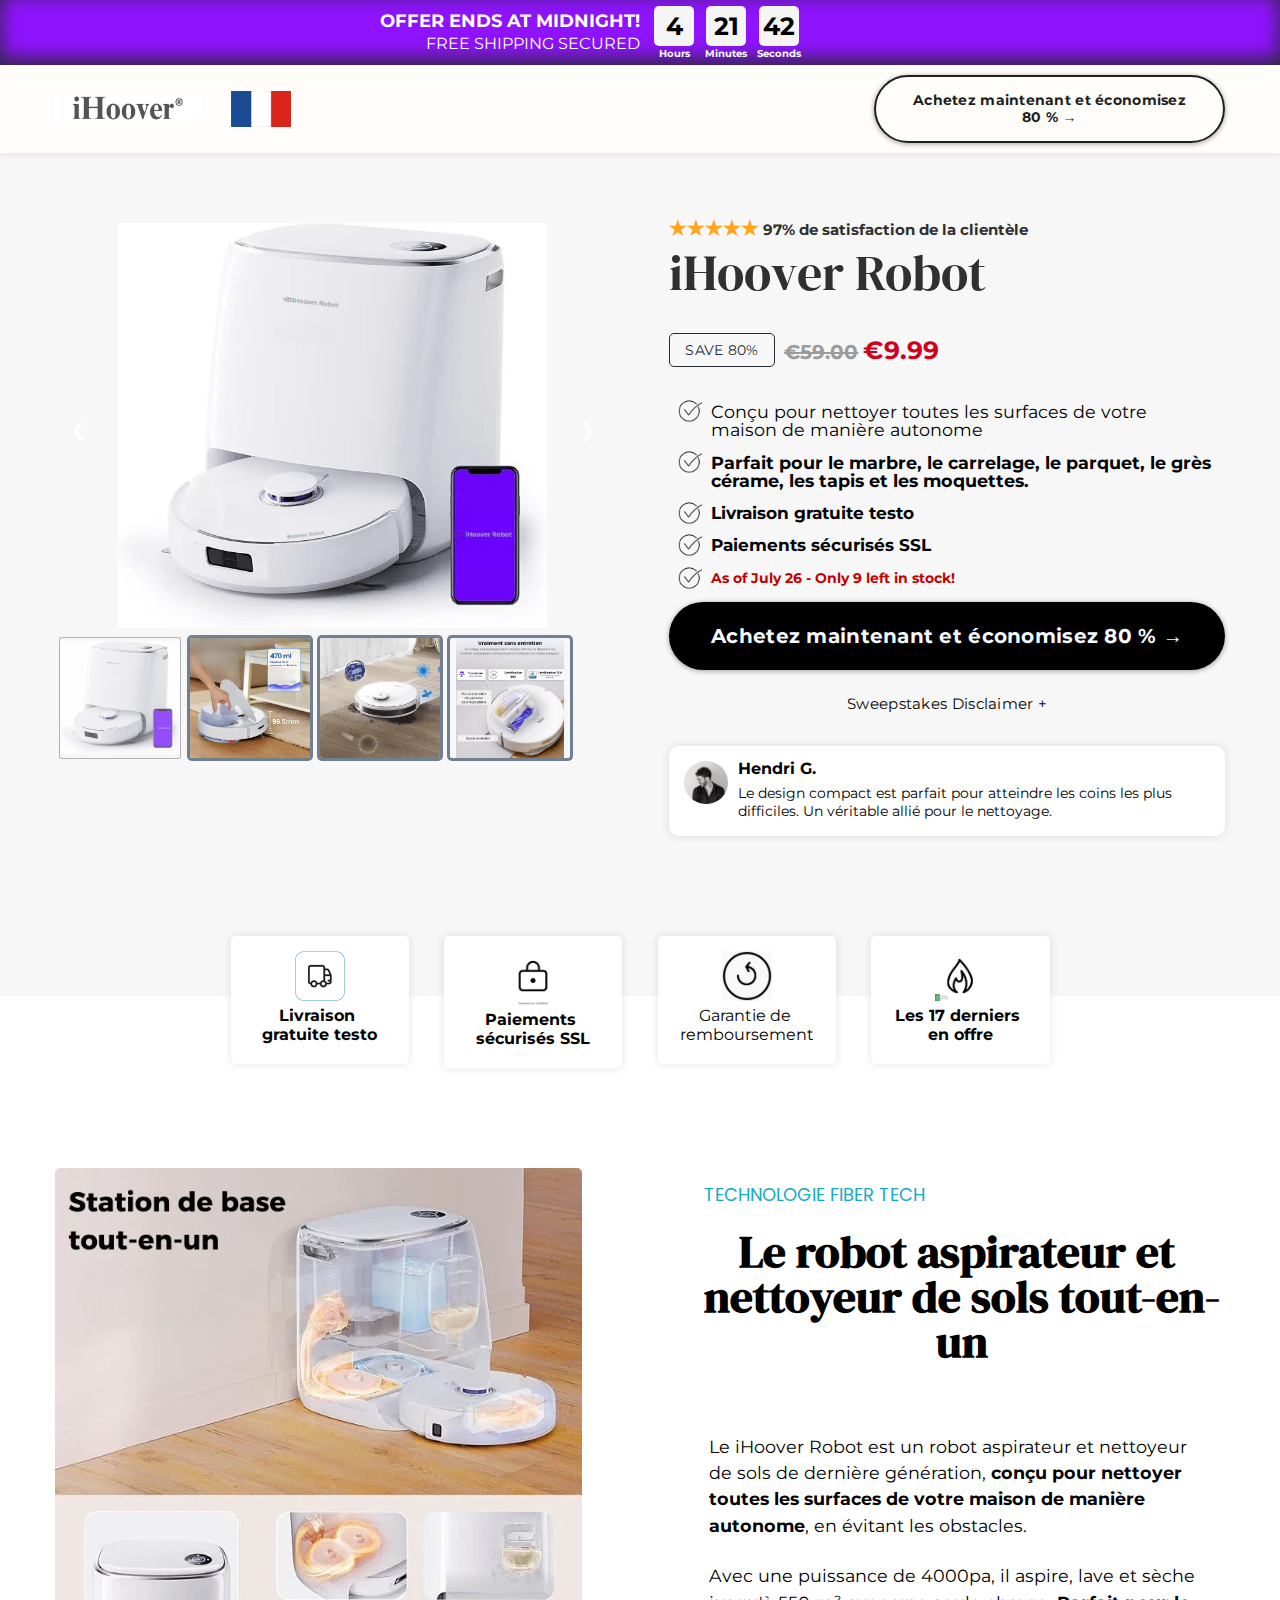
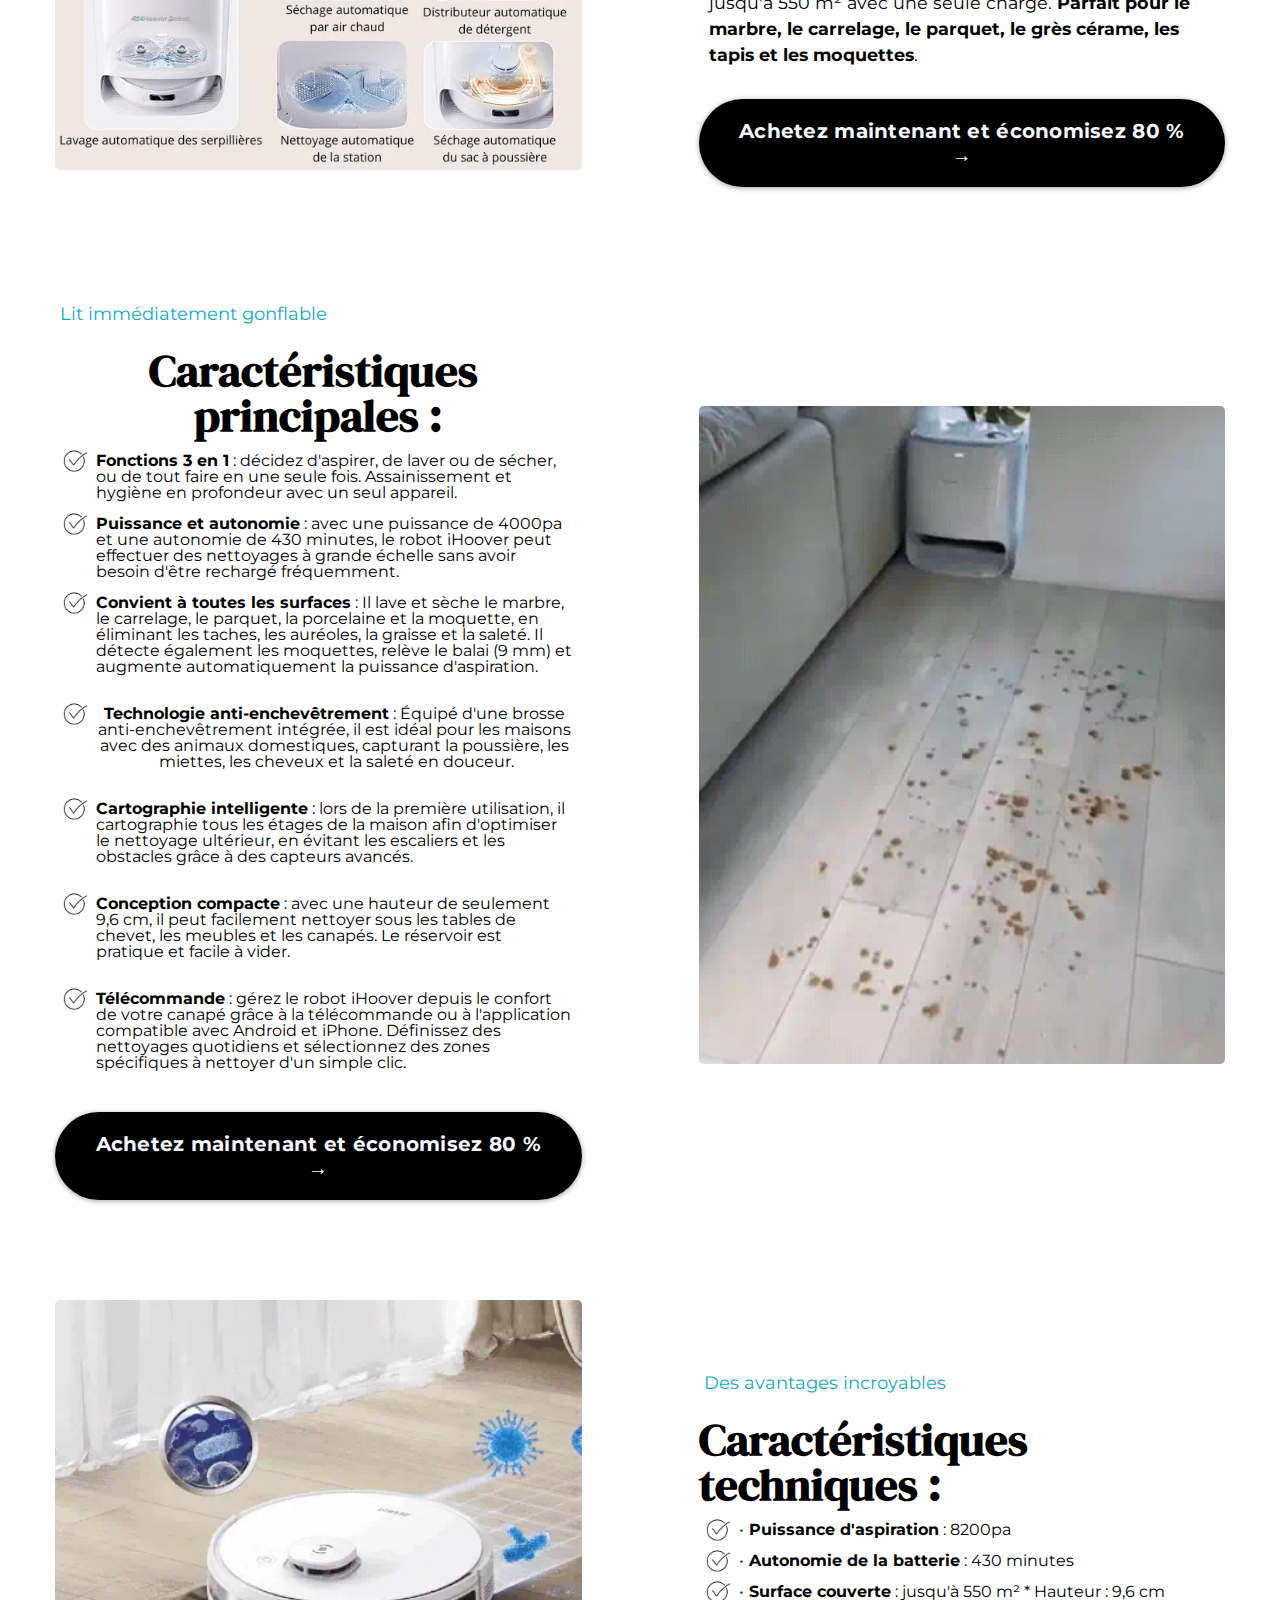
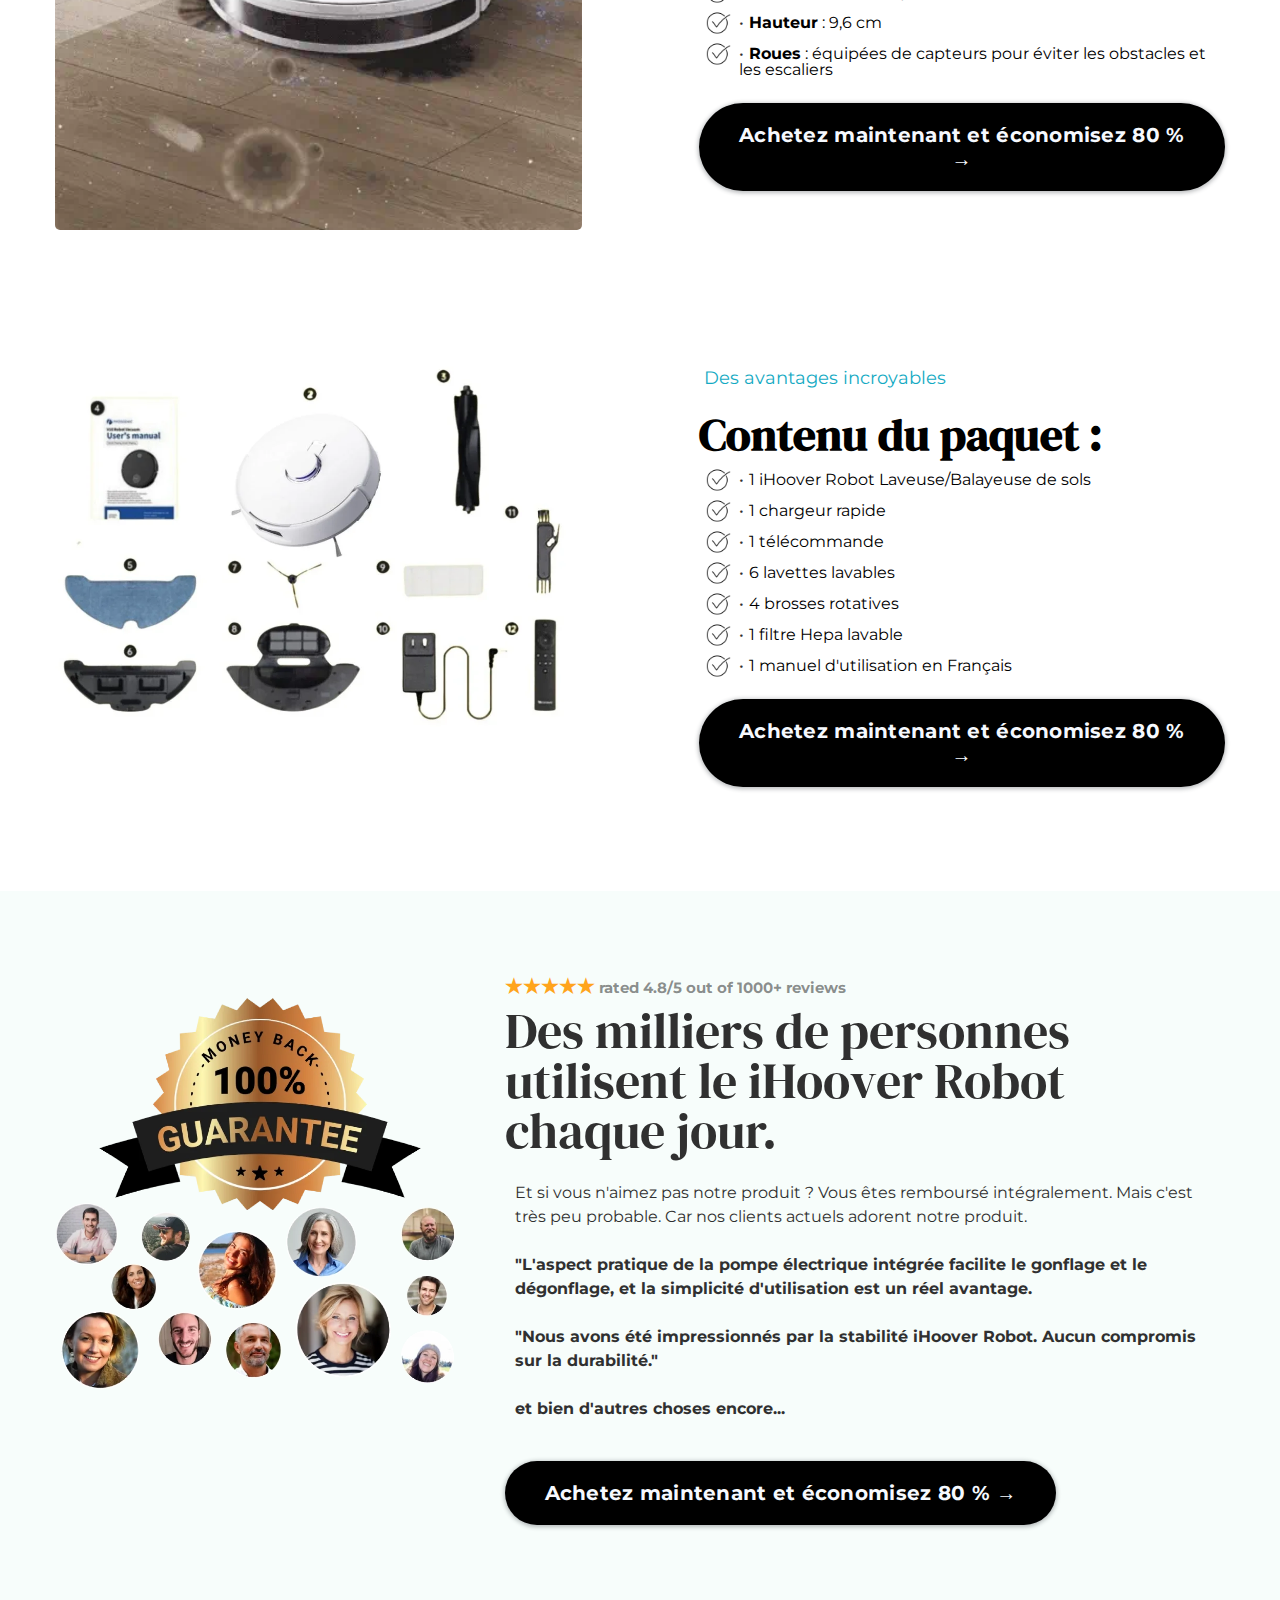
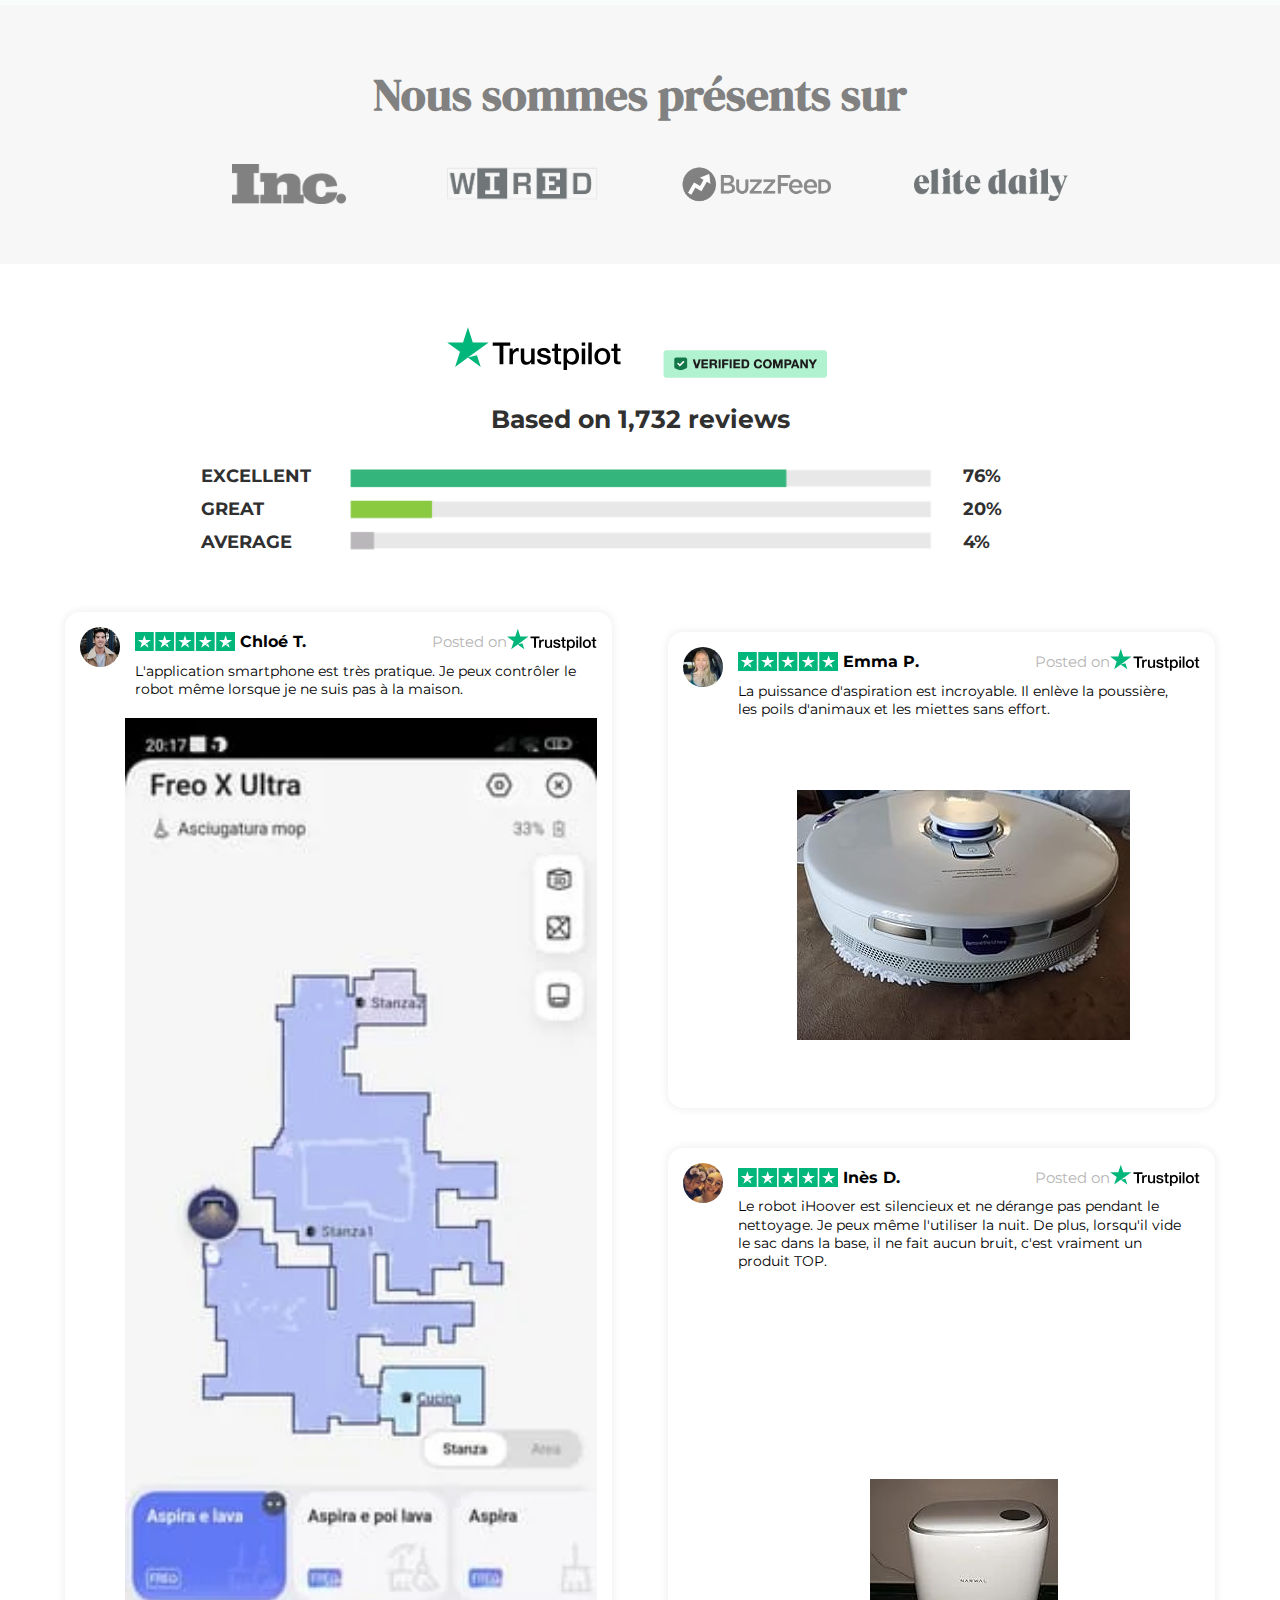
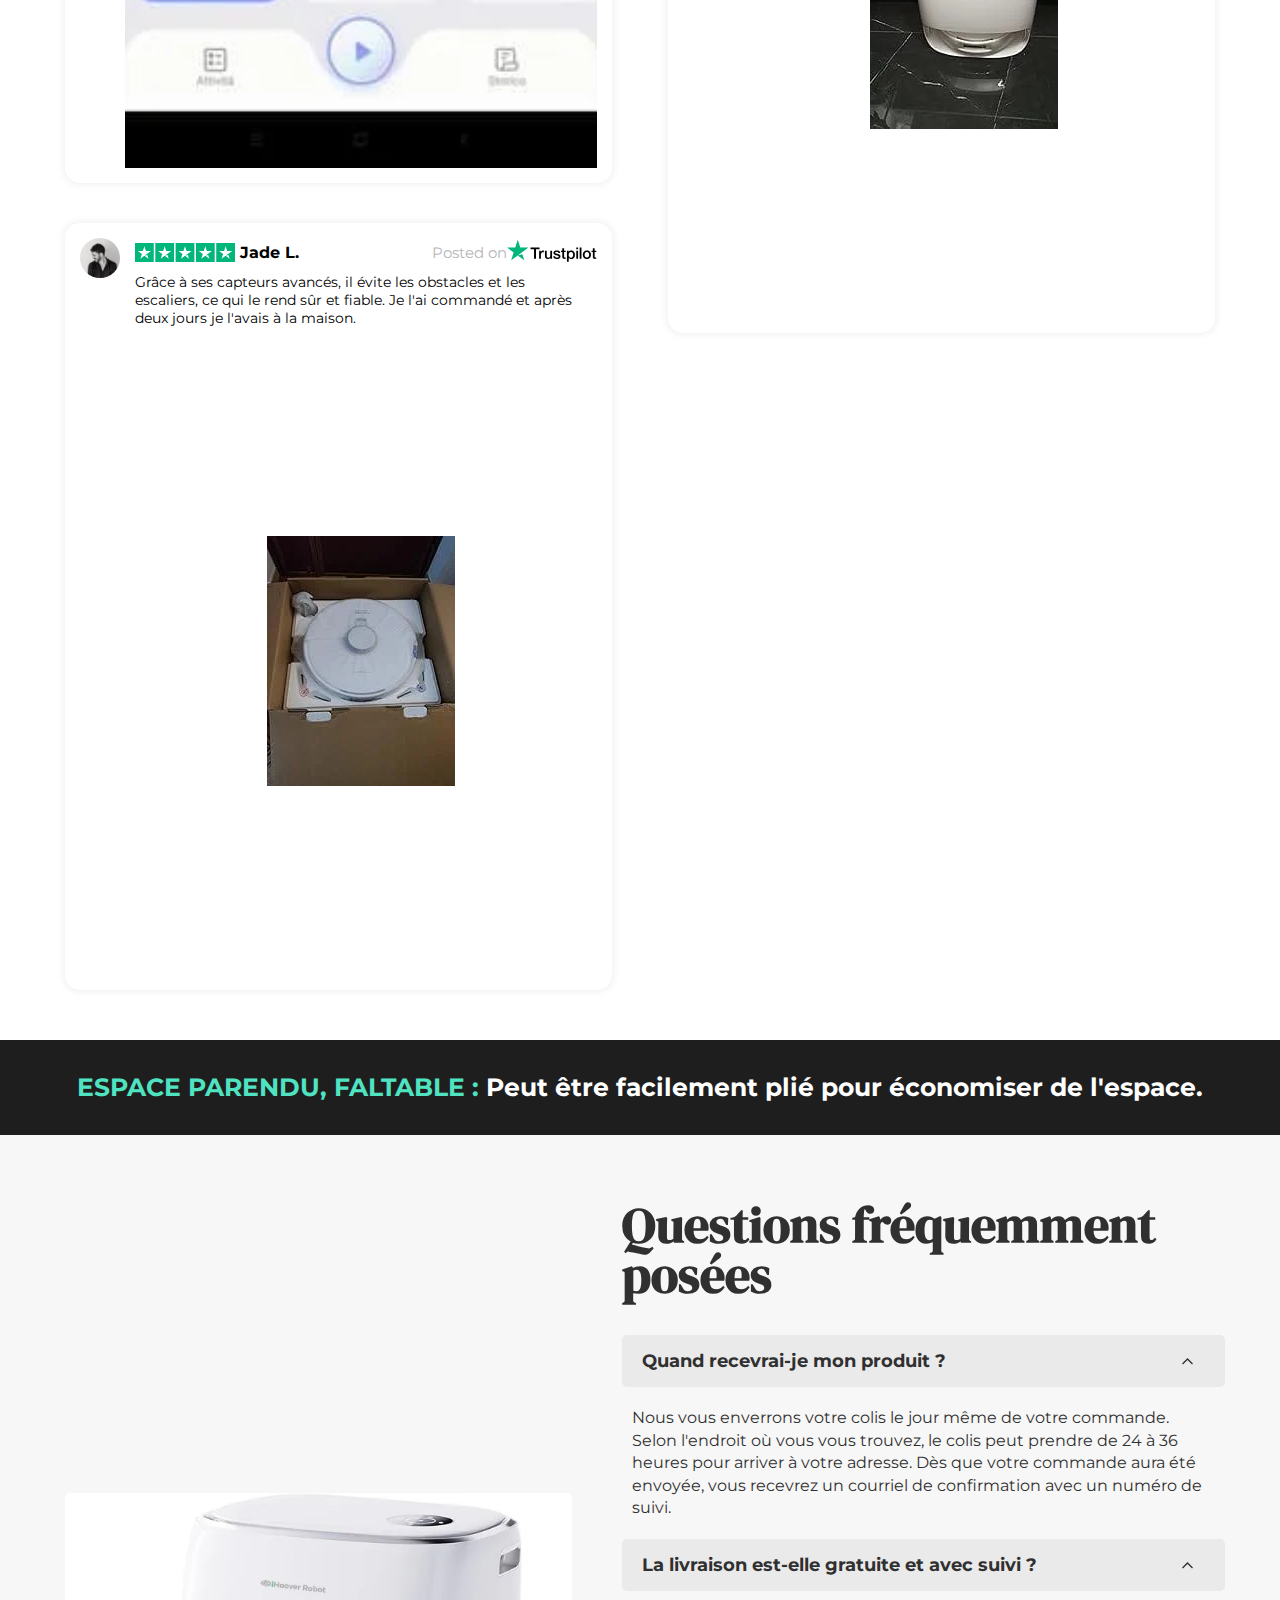
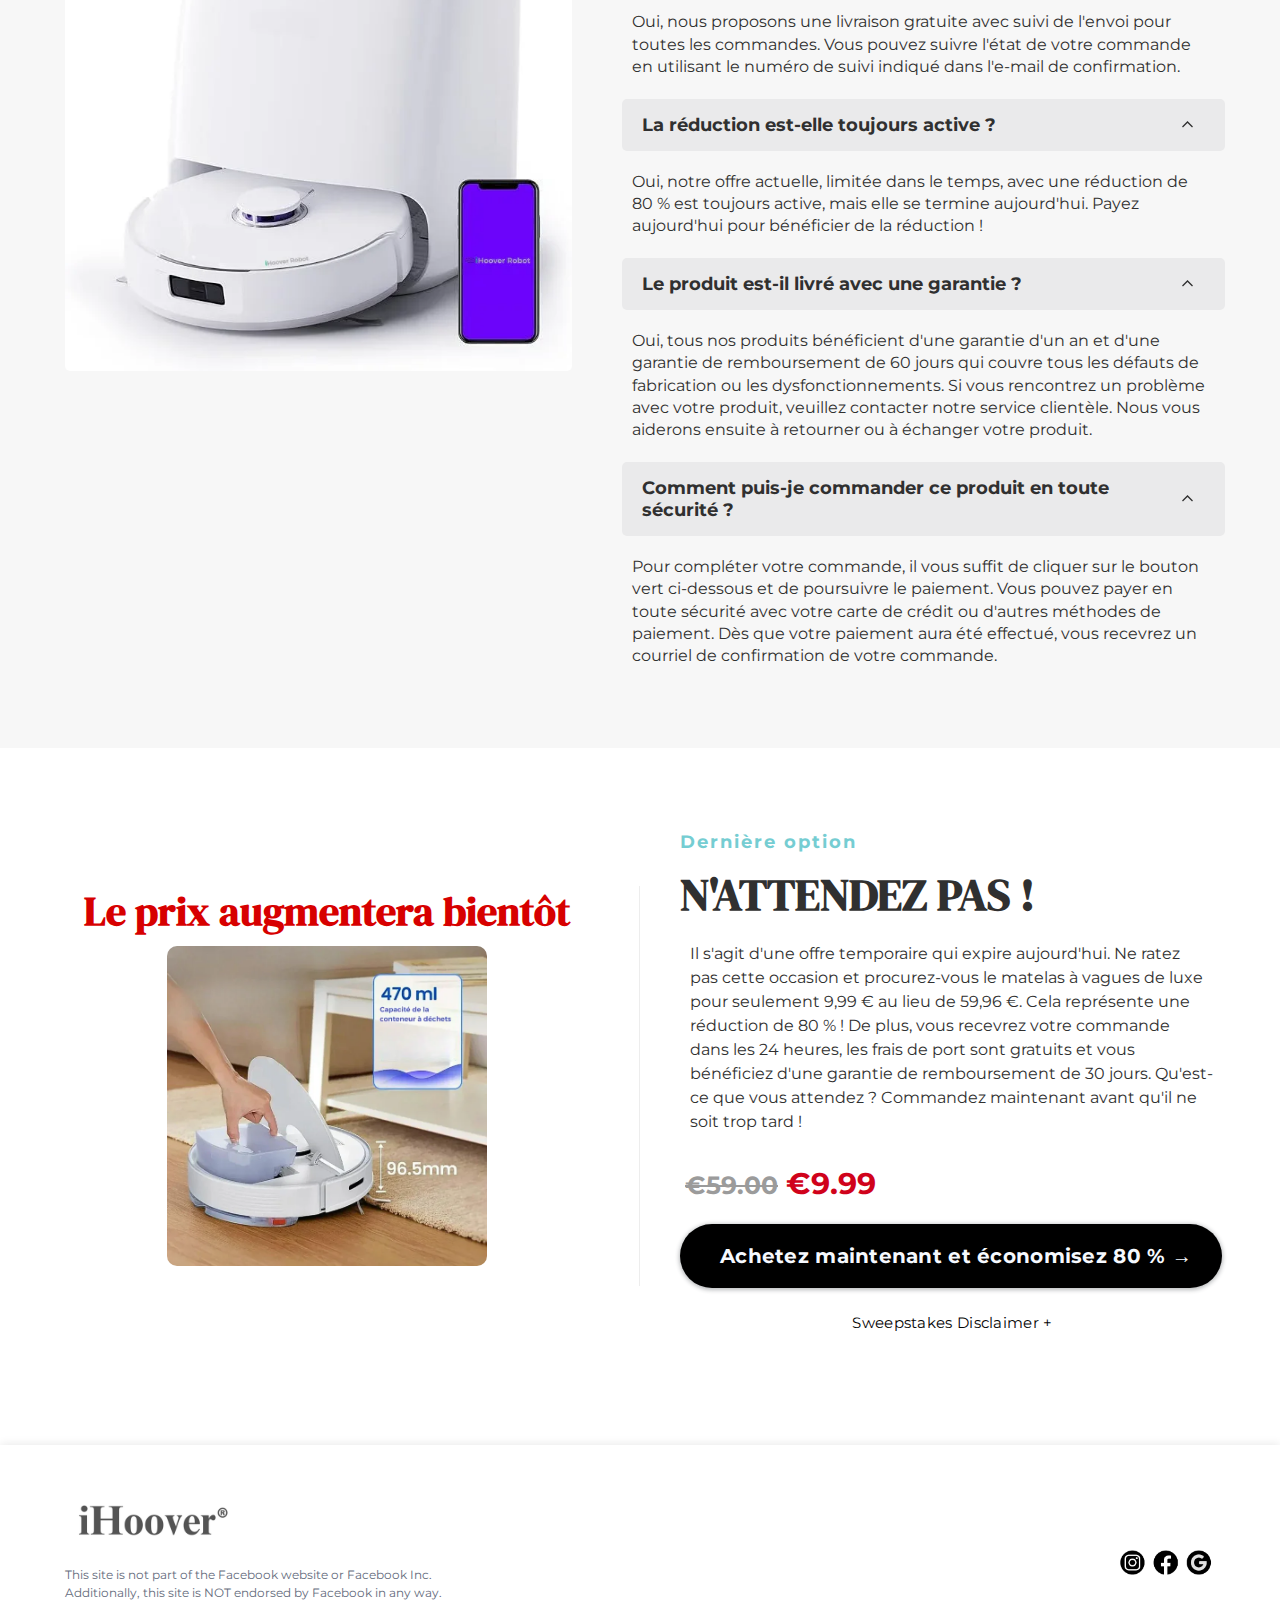
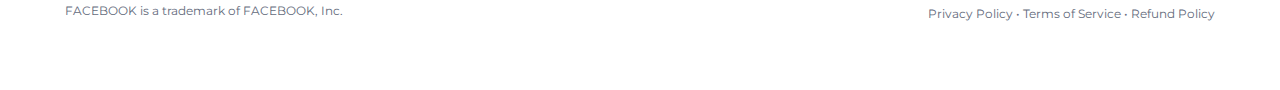
<file: index.html>
<!DOCTYPE html>
<html lang="en">
<head>
	<meta http-equiv="Content-Type" content="text/html; charset=UTF-8"/>
<title>iHoover Robot</title>
	<link rel="canonical" href="https://ihooverrobot.netlify.app" />
<meta content="ie=edge" http-equiv="X-UA-Compatible"/>
<meta content="iHoover Robot" name="description"/>
<meta content="" name="keywords"/>
<meta content="" name="author"/>
<meta content="49605" name="userid"/>
<meta content="1322999" name="pageid"/>
<meta content="1191720" name="stepid"/>
<meta content="382647" name="funnelid"/>
<meta content="app-v1" name="version"/>
<meta content="width=device-width, initial-scale=1.0" name="viewport"/>
<!-- FAVICON -->
<link href="img-sub/24682/206321/1707845970-package.png" rel="icon"/>
<link href="https://img.funnelish.com" rel="dns-prefetch"/>
<link href="https://img.funnelish.com" rel="preconnect"/>
<link href="https://img.funnelish.com" rel="preconnect"/>
<link href="https://img.funnelish.com" rel="dns-prefetch"/>
<link href="https://images.funnelish.com" rel="preconnect"/>
<link href="https://img.youtube.com" rel="preconnect"/>
<link href="https://img.youtube.com" rel="dns-prefetch"/>
<link as="script" href="core.min.js" rel="preload"/>
<link as="style" href="core.min.css" rel="preload"/>
<!-- Fonts -->
<link href="https://fonts.gstatic.com" rel="preconnect"/>
<style>
</style>
<style>
		/* https://fonts.googleapis.com/css?family=Montserrat:400,700|DM+Serif+Display:400,700|Poppins:400,700&display=swap&subset=all */
		@font-face{font-family:dm serif display;font-style:normal;font-weight:400;font-display:swap;src:url(s/dmserifdisplay/v15/-nFnOHM81r4j6k0gjAW3mujVU2B2G_5x0ujy.woff)format('woff2');unicode-range:U+0100-02AF,U+0304,U+0308,U+0329,U+1E00-1E9F,U+1EF2-1EFF,U+2020,U+20A0-20AB,U+20AD-20C0,U+2113,U+2C60-2C7F,U+A720-A7FF}@font-face{font-family:dm serif display;font-style:normal;font-weight:400;font-display:swap;src:url(s/dmserifdisplay/v15/-nFnOHM81r4j6k0gjAW3mujVU2B2G_Bx0g.woff)format('woff2');unicode-range:U+0000-00FF,U+0131,U+0152-0153,U+02BB-02BC,U+02C6,U+02DA,U+02DC,U+0304,U+0308,U+0329,U+2000-206F,U+2074,U+20AC,U+2122,U+2191,U+2193,U+2212,U+2215,U+FEFF,U+FFFD}@font-face{font-family:montserrat;font-style:normal;font-weight:400;font-display:swap;src:url(s/montserrat/v26/JTUSjIg1_i6t8kCHKm459WRhyzbi.woff)format('woff2');unicode-range:U+0460-052F,U+1C80-1C88,U+20B4,U+2DE0-2DFF,U+A640-A69F,U+FE2E-FE2F}@font-face{font-family:montserrat;font-style:normal;font-weight:400;font-display:swap;src:url(s/montserrat/v26/JTUSjIg1_i6t8kCHKm459W1hyzbi.woff)format('woff2');unicode-range:U+0301,U+0400-045F,U+0490-0491,U+04B0-04B1,U+2116}@font-face{font-family:montserrat;font-style:normal;font-weight:400;font-display:swap;src:url(s/montserrat/v26/JTUSjIg1_i6t8kCHKm459WZhyzbi.woff)format('woff2');unicode-range:U+0102-0103,U+0110-0111,U+0128-0129,U+0168-0169,U+01A0-01A1,U+01AF-01B0,U+0300-0301,U+0303-0304,U+0308-0309,U+0323,U+0329,U+1EA0-1EF9,U+20AB}@font-face{font-family:montserrat;font-style:normal;font-weight:400;font-display:swap;src:url(s/montserrat/v26/JTUSjIg1_i6t8kCHKm459Wdhyzbi.woff)format('woff2');unicode-range:U+0100-02AF,U+0304,U+0308,U+0329,U+1E00-1E9F,U+1EF2-1EFF,U+2020,U+20A0-20AB,U+20AD-20C0,U+2113,U+2C60-2C7F,U+A720-A7FF}@font-face{font-family:montserrat;font-style:normal;font-weight:400;font-display:swap;src:url(s/montserrat/v26/JTUSjIg1_i6t8kCHKm459Wlhyw.woff)format('woff2');unicode-range:U+0000-00FF,U+0131,U+0152-0153,U+02BB-02BC,U+02C6,U+02DA,U+02DC,U+0304,U+0308,U+0329,U+2000-206F,U+2074,U+20AC,U+2122,U+2191,U+2193,U+2212,U+2215,U+FEFF,U+FFFD}@font-face{font-family:montserrat;font-style:normal;font-weight:700;font-display:swap;src:url(s/montserrat/v26/JTUSjIg1_i6t8kCHKm459WRhyzbi.woff)format('woff2');unicode-range:U+0460-052F,U+1C80-1C88,U+20B4,U+2DE0-2DFF,U+A640-A69F,U+FE2E-FE2F}@font-face{font-family:montserrat;font-style:normal;font-weight:700;font-display:swap;src:url(s/montserrat/v26/JTUSjIg1_i6t8kCHKm459W1hyzbi.woff)format('woff2');unicode-range:U+0301,U+0400-045F,U+0490-0491,U+04B0-04B1,U+2116}@font-face{font-family:montserrat;font-style:normal;font-weight:700;font-display:swap;src:url(s/montserrat/v26/JTUSjIg1_i6t8kCHKm459WZhyzbi.woff)format('woff2');unicode-range:U+0102-0103,U+0110-0111,U+0128-0129,U+0168-0169,U+01A0-01A1,U+01AF-01B0,U+0300-0301,U+0303-0304,U+0308-0309,U+0323,U+0329,U+1EA0-1EF9,U+20AB}@font-face{font-family:montserrat;font-style:normal;font-weight:700;font-display:swap;src:url(s/montserrat/v26/JTUSjIg1_i6t8kCHKm459Wdhyzbi.woff)format('woff2');unicode-range:U+0100-02AF,U+0304,U+0308,U+0329,U+1E00-1E9F,U+1EF2-1EFF,U+2020,U+20A0-20AB,U+20AD-20C0,U+2113,U+2C60-2C7F,U+A720-A7FF}@font-face{font-family:montserrat;font-style:normal;font-weight:700;font-display:swap;src:url(s/montserrat/v26/JTUSjIg1_i6t8kCHKm459Wlhyw.woff)format('woff2');unicode-range:U+0000-00FF,U+0131,U+0152-0153,U+02BB-02BC,U+02C6,U+02DA,U+02DC,U+0304,U+0308,U+0329,U+2000-206F,U+2074,U+20AC,U+2122,U+2191,U+2193,U+2212,U+2215,U+FEFF,U+FFFD}@font-face{font-family:poppins;font-style:normal;font-weight:400;font-display:swap;src:url(s/poppins/v21/pxiEyp8kv8JHgFVrJJnecmNE.woff)format('woff2');unicode-range:U+0100-02AF,U+0304,U+0308,U+0329,U+1E00-1E9F,U+1EF2-1EFF,U+2020,U+20A0-20AB,U+20AD-20C0,U+2113,U+2C60-2C7F,U+A720-A7FF}@font-face{font-family:poppins;font-style:normal;font-weight:400;font-display:swap;src:url(s/poppins/v21/pxiEyp8kv8JHgFVrJJfecg.woff)format('woff2');unicode-range:U+0000-00FF,U+0131,U+0152-0153,U+02BB-02BC,U+02C6,U+02DA,U+02DC,U+0304,U+0308,U+0329,U+2000-206F,U+2074,U+20AC,U+2122,U+2191,U+2193,U+2212,U+2215,U+FEFF,U+FFFD}@font-face{font-family:poppins;font-style:normal;font-weight:700;font-display:swap;src:url(s/poppins/v21/pxiByp8kv8JHgFVrLCz7Z1JlFc-K.woff)format('woff2');unicode-range:U+0100-02AF,U+0304,U+0308,U+0329,U+1E00-1E9F,U+1EF2-1EFF,U+2020,U+20A0-20AB,U+20AD-20C0,U+2113,U+2C60-2C7F,U+A720-A7FF}@font-face{font-family:poppins;font-style:normal;font-weight:700;font-display:swap;src:url(s/poppins/v21/pxiByp8kv8JHgFVrLCz7Z1xlFQ.woff)format('woff2');unicode-range:U+0000-00FF,U+0131,U+0152-0153,U+02BB-02BC,U+02C6,U+02DA,U+02DC,U+0304,U+0308,U+0329,U+2000-206F,U+2074,U+20AC,U+2122,U+2191,U+2193,U+2212,U+2215,U+FEFF,U+FFFD}
	</style>
<!-- Funnel -->
<script>let FUNNEL = {"id":382647,"name":"iHoover Robot (FR)","currency_code":"EUR","test_mode":false};</script>
<!-- Products -->
<script>let PRODUCTS = null;</script>
<!-- Step -->
<script>let STEP = {"id":1191720,"created_at":"2024-07-07T17:59:56Z","updated_at":"2024-07-07T20:18:36Z","name":"GENERAL Responsive","path":"intexfr-1720375196195178","type":5,"url":"vevor.funnelish.com/must/intexfr-1720375196195178","user_id":49605,"funnel_id":382647,"template_id":0,"order_index":1,"thumbnail_hash":"","domain_name":"vevor.funnelish.com","domain_id":1,"pages":null,"ab_type":"","cloning_products":null};</script>
<!-- Apps Head -->
<script>
	let APPS = [];
</script>
<link async="" href="core.min.css" rel="stylesheet"/>
<script>
							/*! lazysizes - v5.3.1 */
							!function(e){var t=function(u,D,f){"use strict";var k,H;if(function(){var e;var t={lazyClass:"lazyload",loadedClass:"lazyloaded",loadingClass:"lazyloading",preloadClass:"lazypreload",errorClass:"lazyerror",autosizesClass:"lazyautosizes",fastLoadedClass:"ls-is-cached",iframeLoadMode:0,srcAttr:"data-src",srcsetAttr:"data-srcset",sizesAttr:"data-sizes",minSize:40,customMedia:{},init:true,expFactor:1.5,hFac:.8,loadMode:2,loadHidden:true,ricTimeout:0,throttleDelay:125};H=u.lazySizesConfig||u.lazysizesConfig||{};for(e in t){if(!(e in H)){H[e]=t[e]}}}(),!D||!D.getElementsByClassName){return{init:function(){},cfg:H,noSupport:true}}var O=D.documentElement,i=u.HTMLPictureElement,P="addEventListener",$="getAttribute",q=u[P].bind(u),I=u.setTimeout,U=u.requestAnimationFrame||I,o=u.requestIdleCallback,j=/^picture$/i,r=["load","error","lazyincluded","_lazyloaded"],a={},G=Array.prototype.forEach,J=function(e,t){if(!a[t]){a[t]=new RegExp("(\\s|^)"+t+"(\\s|$)")}return a[t].test(e[$]("class")||"")&&a[t]},K=function(e,t){if(!J(e,t)){e.setAttribute("class",(e[$]("class")||"").trim()+" "+t)}},Q=function(e,t){var a;if(a=J(e,t)){e.setAttribute("class",(e[$]("class")||"").replace(a," "))}},V=function(t,a,e){var i=e?P:"removeEventListener";if(e){V(t,a)}r.forEach(function(e){t[i](e,a)})},X=function(e,t,a,i,r){var n=D.createEvent("Event");if(!a){a={}}a.instance=k;n.initEvent(t,!i,!r);n.detail=a;e.dispatchEvent(n);return n},Y=function(e,t){var a;if(!i&&(a=u.picturefill||H.pf)){if(t&&t.src&&!e[$]("srcset")){e.setAttribute("srcset",t.src)}a({reevaluate:true,elements:[e]})}else if(t&&t.src){e.src=t.src}},Z=function(e,t){return(getComputedStyle(e,null)||{})[t]},s=function(e,t,a){a=a||e.offsetWidth;while(a<H.minSize&&t&&!e._lazysizesWidth){a=t.offsetWidth;t=t.parentNode}return a},ee=function(){var a,i;var t=[];var r=[];var n=t;var s=function(){var e=n;n=t.length?r:t;a=true;i=false;while(e.length){e.shift()()}a=false};var e=function(e,t){if(a&&!t){e.apply(this,arguments)}else{n.push(e);if(!i){i=true;(D.hidden?I:U)(s)}}};e._lsFlush=s;return e}(),te=function(a,e){return e?function(){ee(a)}:function(){var e=this;var t=arguments;ee(function(){a.apply(e,t)})}},ae=function(e){var a;var i=0;var r=H.throttleDelay;var n=H.ricTimeout;var t=function(){a=false;i=f.now();e()};var s=o&&n>49?function(){o(t,{timeout:n});if(n!==H.ricTimeout){n=H.ricTimeout}}:te(function(){I(t)},true);return function(e){var t;if(e=e===true){n=33}if(a){return}a=true;t=r-(f.now()-i);if(t<0){t=0}if(e||t<9){s()}else{I(s,t)}}},ie=function(e){var t,a;var i=99;var r=function(){t=null;e()};var n=function(){var e=f.now()-a;if(e<i){I(n,i-e)}else{(o||r)(r)}};return function(){a=f.now();if(!t){t=I(n,i)}}},e=function(){var v,m,c,h,e;var y,z,g,p,C,b,A;var n=/^img$/i;var d=/^iframe$/i;var E="onscroll"in u&&!/(gle|ing)bot/.test(navigator.userAgent);var _=0;var w=0;var M=0;var N=-1;var L=function(e){M--;if(!e||M<0||!e.target){M=0}};var x=function(e){if(A==null){A=Z(D.body,"visibility")=="hidden"}return A||!(Z(e.parentNode,"visibility")=="hidden"&&Z(e,"visibility")=="hidden")};var W=function(e,t){var a;var i=e;var r=x(e);g-=t;b+=t;p-=t;C+=t;while(r&&(i=i.offsetParent)&&i!=D.body&&i!=O){r=(Z(i,"opacity")||1)>0;if(r&&Z(i,"overflow")!="visible"){a=i.getBoundingClientRect();r=C>a.left&&p<a.right&&b>a.top-1&&g<a.bottom+1}}return r};var t=function(){var e,t,a,i,r,n,s,o,l,u,f,c;var d=k.elements;if((h=H.loadMode)&&M<8&&(e=d.length)){t=0;N++;for(;t<e;t++){if(!d[t]||d[t]._lazyRace){continue}if(!E||k.prematureUnveil&&k.prematureUnveil(d[t])){R(d[t]);continue}if(!(o=d[t][$]("data-expand"))||!(n=o*1)){n=w}if(!u){u=!H.expand||H.expand<1?O.clientHeight>500&&O.clientWidth>500?500:370:H.expand;k._defEx=u;f=u*H.expFactor;c=H.hFac;A=null;if(w<f&&M<1&&N>2&&h>2&&!D.hidden){w=f;N=0}else if(h>1&&N>1&&M<6){w=u}else{w=_}}if(l!==n){y=innerWidth+n*c;z=innerHeight+n;s=n*-1;l=n}a=d[t].getBoundingClientRect();if((b=a.bottom)>=s&&(g=a.top)<=z&&(C=a.right)>=s*c&&(p=a.left)<=y&&(b||C||p||g)&&(H.loadHidden||x(d[t]))&&(m&&M<3&&!o&&(h<3||N<4)||W(d[t],n))){R(d[t]);r=true;if(M>9){break}}else if(!r&&m&&!i&&M<4&&N<4&&h>2&&(v[0]||H.preloadAfterLoad)&&(v[0]||!o&&(b||C||p||g||d[t][$](H.sizesAttr)!="auto"))){i=v[0]||d[t]}}if(i&&!r){R(i)}}};var a=ae(t);var S=function(e){var t=e.target;if(t._lazyCache){delete t._lazyCache;return}L(e);K(t,H.loadedClass);Q(t,H.loadingClass);V(t,B);X(t,"lazyloaded")};var i=te(S);var B=function(e){i({target:e.target})};var T=function(e,t){var a=e.getAttribute("data-load-mode")||H.iframeLoadMode;if(a==0){e.contentWindow.location.replace(t)}else if(a==1){e.src=t}};var F=function(e){var t;var a=e[$](H.srcsetAttr);if(t=H.customMedia[e[$]("data-media")||e[$]("media")]){e.setAttribute("media",t)}if(a){e.setAttribute("srcset",a)}};var s=te(function(t,e,a,i,r){var n,s,o,l,u,f;if(!(u=X(t,"lazybeforeunveil",e)).defaultPrevented){if(i){if(a){K(t,H.autosizesClass)}else{t.setAttribute("sizes",i)}}s=t[$](H.srcsetAttr);n=t[$](H.srcAttr);if(r){o=t.parentNode;l=o&&j.test(o.nodeName||"")}f=e.firesLoad||"src"in t&&(s||n||l);u={target:t};K(t,H.loadingClass);if(f){clearTimeout(c);c=I(L,2500);V(t,B,true)}if(l){G.call(o.getElementsByTagName("source"),F)}if(s){t.setAttribute("srcset",s)}else if(n&&!l){if(d.test(t.nodeName)){T(t,n)}else{t.src=n}}if(r&&(s||l)){Y(t,{src:n})}}if(t._lazyRace){delete t._lazyRace}Q(t,H.lazyClass);ee(function(){var e=t.complete&&t.naturalWidth>1;if(!f||e){if(e){K(t,H.fastLoadedClass)}S(u);t._lazyCache=true;I(function(){if("_lazyCache"in t){delete t._lazyCache}},9)}if(t.loading=="lazy"){M--}},true)});var R=function(e){if(e._lazyRace){return}var t;var a=n.test(e.nodeName);var i=a&&(e[$](H.sizesAttr)||e[$]("sizes"));var r=i=="auto";if((r||!m)&&a&&(e[$]("src")||e.srcset)&&!e.complete&&!J(e,H.errorClass)&&J(e,H.lazyClass)){return}t=X(e,"lazyunveilread").detail;if(r){re.updateElem(e,true,e.offsetWidth)}e._lazyRace=true;M++;s(e,t,r,i,a)};var r=ie(function(){H.loadMode=3;a()});var o=function(){if(H.loadMode==3){H.loadMode=2}r()};var l=function(){if(m){return}if(f.now()-e<999){I(l,999);return}m=true;H.loadMode=3;a();q("scroll",o,true)};return{_:function(){e=f.now();k.elements=D.getElementsByClassName(H.lazyClass);v=D.getElementsByClassName(H.lazyClass+" "+H.preloadClass);q("scroll",a,true);q("resize",a,true);q("pageshow",function(e){if(e.persisted){var t=D.querySelectorAll("."+H.loadingClass);if(t.length&&t.forEach){U(function(){t.forEach(function(e){if(e.complete){R(e)}})})}}});if(u.MutationObserver){new MutationObserver(a).observe(O,{childList:true,subtree:true,attributes:true})}else{O[P]("DOMNodeInserted",a,true);O[P]("DOMAttrModified",a,true);setInterval(a,999)}q("hashchange",a,true);["focus","mouseover","click","load","transitionend","animationend"].forEach(function(e){D[P](e,a,true)});if(/d$|^c/.test(D.readyState)){l()}else{q("load",l);D[P]("DOMContentLoaded",a);I(l,2e4)}if(k.elements.length){t();ee._lsFlush()}else{a()}},checkElems:a,unveil:R,_aLSL:o}}(),re=function(){var a;var n=te(function(e,t,a,i){var r,n,s;e._lazysizesWidth=i;i+="px";e.setAttribute("sizes",i);if(j.test(t.nodeName||"")){r=t.getElementsByTagName("source");for(n=0,s=r.length;n<s;n++){r[n].setAttribute("sizes",i)}}if(!a.detail.dataAttr){Y(e,a.detail)}});var i=function(e,t,a){var i;var r=e.parentNode;if(r){a=s(e,r,a);i=X(e,"lazybeforesizes",{width:a,dataAttr:!!t});if(!i.defaultPrevented){a=i.detail.width;if(a&&a!==e._lazysizesWidth){n(e,r,i,a)}}}};var e=function(){var e;var t=a.length;if(t){e=0;for(;e<t;e++){i(a[e])}}};var t=ie(e);return{_:function(){a=D.getElementsByClassName(H.autosizesClass);q("resize",t)},checkElems:t,updateElem:i}}(),t=function(){if(!t.i&&D.getElementsByClassName){t.i=true;re._();e._()}};return I(function(){H.init&&t()}),k={cfg:H,autoSizer:re,loader:e,init:t,uP:Y,aC:K,rC:Q,hC:J,fire:X,gW:s,rAF:ee}}(e,e.document,Date);e.lazySizes=t,"object"==typeof module&&module.exports&&(module.exports=t)}("undefined"!=typeof window?window:{});
						</script>
<!-- Custom CSS -->
<style>@media only screen and (min-width: 768px) {
    .dk-vertical-divider {
       border-right: 1px solid rgba(0, 0, 0, 0.07);
    }
    .guarantee-container > .container-box:nth-child(1) {
        width: 35%!important;
        min-width: 35%!important;
        max-width: 35%!important;
    }
    .faq-container > .container-box:nth-child(1) {
        width: 45%!important;
        min-width: 45%!important;
        max-width: 45%!important;
    }
}
@media only screen and (max-width: 600px) {
    .no-mobile-padding {
        padding: 0px !important;
    }
    .trustpilot-stars {
        max-width: 80px !important;
    }
    .trustpilot-header-container {
        margin: 0 !important;
    }
    .trustpilot-logo {
        max-width: 75px !important;
    }
    .mobile-padding-10-100 {
        padding: 10px 10px 100px !important;
    }
    .mobile-padding-top-20 {
        margin-top: 20px !important;
    }
    .img-with-text-container-reverse {
        flex-direction: column-reverse !important;
    }
        .mobile-padding-40{
        padding: 40px 10px !important;
    }
}
.trustpilot-review-img {
    max-width: 200px !important;
}</style>
<!-- Funnel - Lazy Tracking Codes -->
<script>let LAZY_CODES = [];</script>
<!-- Funnel - Custom Tracking Codes (Head) -->
<!-- Custom JS (Head) -->
<!--Optional, send client hints to get accurate device data-->
<meta http-equiv="delegate-ch" content="sec-ch-ua https://llxzry.mcgo2.com; sec-ch-ua-mobile https://llxzry.mcgo2.com; sec-ch-ua-arch https://llxzry.mcgo2.com; sec-ch-ua-model https://llxzry.mcgo2.com; sec-ch-ua-platform https://llxzry.mcgo2.com; sec-ch-ua-platform-version https://llxzry.mcgo2.com; sec-ch-ua-bitness https://llxzry.mcgo2.com; sec-ch-ua-full-version-list https://llxzry.mcgo2.com; sec-ch-ua-full-version https://llxzry.mcgo2.com" />

<!-- MaxConv Tracking Script Base Code-->
<script>!function(w,d,o,n,c){w[o]=w[o]||function(){(w[o].q=w[o].q||[]).push(arguments)};var s=d.createElement(n),t=d.getElementsByTagName(n)[0];s.async=!0;s.defer=!0;s.src="https://llxzry.mcgo2.com/t/t.js";t.parentNode.insertBefore(s,t);}(window,document,"maxconv","script");</script>
<noscript><link rel="stylesheet" href="https://llxzry.mcgo2.com/t/t.css?mc_ns=1" /></noscript>
<!-- End MaxConv Tracking Script Base Code-->
</head>
<body>
<div class="main_wrapper_main desktop_grid" id="render-table" style="background-color: transparent; background-size: auto; background-repeat: no-repeat; padding: 0px; border-width: 0px; border-style: solid; border-color: transparent; color: rgb(37, 42, 50); font-family: Montserrat; font-size: 14px; background-position: center top;"><main class="main-wrapper"><section class="section full no-desktop no-mobile no-tablet" data-eid="160736" data-v-6bea8f81="" id="160736" style="border-width: 0px; border-style: solid; border-color: transparent; border-radius: 20px; background-color: rgb(205, 205, 205); background-size: auto; background-repeat: no-repeat;"></section><section class="section full" data-eid="470399" data-sticky_position="top" data-v-6bea8f81="" id="470399" style="border-width: 0px; border-style: solid; border-color: transparent; box-shadow: rgb(37, 42, 50) -1.10218e-15px -6px 20px 0px inset; padding: 0px; position: sticky; z-index: 10; top: 0px; background-color: rgb(144, 19, 254); background-size: auto; background-repeat: no-repeat;"><div class="section_row" data-eid="952399" data-v-4b3acc2c="" data-v-6bea8f81="" id="952399" style="border-width: 0px; border-style: solid; border-color: transparent; color: rgb(48, 48, 48); font-size: 14px; text-align: initial; margin: 0px; padding: 0px; background-size: auto; background-repeat: no-repeat;"><div class="row-column" data-v-4b3acc2c="" data-v-796cd32d="" style="width: 100%;"><div class="element-wrapper" data-eid="53701" data-v-796cd32d="" data-v-7da0ed78=""><div class="container-wrapper" data-v-7da0ed78=""><style> 
.el-53701 {
    align-items:center;
}
.el-53701  {
}
 .el-53701 {
    flex-direction: row;
}  .el-53701 > .container-box:nth-child(1) {
						    width: 50%;
						    min-width: 50%;
						    max-width: 50%;
						}  .el-53701 > .container-box:nth-child(2) {
						    width: unset;
						    min-width: 0;
						    max-width: unset;
						}  </style><div class="container el-53701" style="margin: 0px; padding: 0px;"><div class="container-box cbox-53701-0"><div class="element-wrapper" data-eid="419266" data-v-7da0ed78=""><div class="headline el-419266" data-v-7da0ed78="" style="line-height: 1.3; color: white; margin: 0px; padding: 0px; text-shadow: transparent 0px 0px 0px;"><style> .el-419266  {
    font-size: calc(12px + 8 * ((100vw - 320px) / 960));
    text-align: right;
}
@media screen and (min-width: 480px) {
  .el-419266  {
    font-size: calc(18px + 8 * ((100vw - 320px) / 960));
    text-align: right;
  }
}
@media screen and (min-width: 1024px) {
  .el-419266  {
    font-size: 18px;
    text-align: right;
  }
} </style><div class="headline-inner"><p><strong>OFFER ENDS AT MIDNIGHT!</strong></p></div></div></div><div class="element-wrapper" data-eid="971539" data-v-7da0ed78=""><div class="headline el-971539" data-v-7da0ed78="" style="line-height: 1.3; color: white; margin: 0px; padding: 0px; text-shadow: transparent 0px 0px 0px;"><style> .el-971539  {
    font-size: calc(10px + 8 * ((100vw - 320px) / 960));
    text-align: right;
}
@media screen and (min-width: 480px) {
  .el-971539  {
    font-size: calc(16px + 8 * ((100vw - 320px) / 960));
    text-align: right;
  }
}
@media screen and (min-width: 1024px) {
  .el-971539  {
    font-size: 16px;
    text-align: right;
  }
} </style><div class="headline-inner"><p>FREE SHIPPING SECURED</p></div></div></div></div><div class="container-box cbox-53701-1"><div class="element-wrapper" data-eid="245758" data-v-7da0ed78=""><div class="custom" data-v-7da0ed78="" style="margin: 0px;"><div class="custom-inner el-245758"><style>
  .countdown {
    font-size: 30px;
    font-weight: bold;
    color: white;
    text-align: center;
        display: flex;
    padding-left: 8px;
  }
  .square-container {
    display: inline-block;
    text-align: center;
    margin: 5px;
  }
  .square {
    width: 40px;
    height: 40px;
    background-color: #f5f5f5;
    border-radius: 5px;
    text-align: center;
    margin: 1px;
    display: inline-block;
    font-size: 25px;
    color: black;
    line-height: 40px;
  }
  .label {
    font-size: 10px;
    text-align: center;
  }
</style><div class="countdown" id="countdown1"><div class="square-container"><div class="square" id="hours1"></div><div class="label">Hours</div></div><div class="square-container"><div class="square" id="minutes1"></div><div class="label">Minutes</div></div><div class="square-container"><div class="square" id="seconds1"></div><div class="label">Seconds</div></div></div><script>
    function updateCountdown(id) {
      var now = new Date();
      var midnight = new Date(now);
      midnight.setHours(24, 0, 0, 0);
      var timeLeft = midnight - now;
      var hours = Math.floor(timeLeft / (1000 * 60 * 60));
      var minutes = Math.floor((timeLeft % (1000 * 60 * 60)) / (1000 * 60));
      var seconds = Math.floor((timeLeft % (1000 * 60)) / 1000);
      document.getElementById("hours" + id).innerHTML = hours;
      document.getElementById("minutes" + id).innerHTML = minutes;
      document.getElementById("seconds" + id).innerHTML = seconds;
      setTimeout(function() { updateCountdown(id); }, 1000);
    }
    updateCountdown(1);
  </script></div></div></div></div></div></div></div></div></div></section><section class="section full no-mobile" data-eid="985264" data-v-6bea8f81="" id="985264" style="border-top: none rgb(30, 30, 30); border-left: none rgb(30, 30, 30); border-right: none rgb(30, 30, 30); border-bottom: 0px solid rgb(30, 30, 30); box-shadow: rgba(0, 0, 0, 0.09) 0px 0px 9px 1px; padding: 10px 0px; background-color: rgba(255, 169, 0, 0.02); background-size: auto; background-repeat: no-repeat;"><div class="section_row" data-eid="682158" data-v-4b3acc2c="" data-v-6bea8f81="" id="682158" style="border-width: 0px; border-style: solid; border-color: transparent; color: rgb(48, 48, 48); font-size: 14px; text-align: initial; margin: 0px; padding: 0px; background-size: auto; background-repeat: no-repeat;"><div class="row-column" data-v-4b3acc2c="" data-v-796cd32d="" style="width: 100%;"><div class="element-wrapper" data-eid="311475" data-v-796cd32d="" data-v-7da0ed78=""><div class="container-wrapper" data-v-7da0ed78=""><style> 
.el-311475 {
    align-items:center;
}
.el-311475  {
}
 .el-311475 {
    flex-direction: row;
}  .el-311475 > .container-box:nth-child(1) {
						    width: 15%;
						    min-width: 15%;
						    max-width: 15%;
						}  .el-311475 > .container-box:nth-child(2) {
						    width: 15%;
						    min-width: 15%;
						    max-width: 15%;
						}  .el-311475 > .container-box:nth-child(3) {
						    width: unset;
						    min-width: 0;
						    max-width: unset;
						}  .el-311475 > .container-box:nth-child(4) {
						    width: 30%;
						    min-width: 30%;
						    max-width: 30%;
						}  </style><div class="container el-311475" style="margin: 0px; padding: 0px;"><div class="container-box cbox-311475-0"><div class="element-wrapper" data-eid="426908" data-v-7da0ed78=""><div class="img el-426908" data-v-7da0ed78="" style="margin: 0px;"><style> 
.el-426908 {
    align-items:flex-start;
}
.el-426908 img {
}
 </style><img alt="logo" class="lazyload" data-sizes="auto" height="25px" src="pics/logo.png" width="148px"/></div></div></div><div class="container-box cbox-311475-1"><div class="element-wrapper" data-eid="739283" data-v-7da0ed78=""><div class="img el-739283" data-v-7da0ed78="" style="margin: 0px;"><style> 
.el-739283 {
    align-items:flex-start;
}
.el-739283 img {
}
 </style><img alt="flag" class="lazyload" data-sizes="auto" height="auto" src="pics/flag.webp" width="60px"/></div></div></div><div class="container-box cbox-311475-2"></div><div class="container-box cbox-311475-3"><div class="element-wrapper" data-eid="753088" data-v-7da0ed78=""><div class="btn-container el-753088" data-v-7da0ed78=""><style> 
.el-753088 {
    align-items:flex-end;
}
.el-753088  {
}
 </style><a class="btn btn-href-update" href="https://www.google.com/" style="border-width: 2px; border-style: solid; border-color: rgb(30, 30, 30); border-radius: 150px; margin: 0px; padding: 15px 30px; background-color: rgba(0, 0, 0, 0);" target="_self"><span class="btn-headline" style="color: rgb(30, 30, 30); font-weight: bold; font-size: 14px; text-align: center;">Achetez maintenant et économisez 80 % →</span></a></div></div></div></div></div></div></div></div></section><section class="section full no-desktop no-tablet" data-eid="1412" data-v-6bea8f81="" id="1412" style="box-shadow: rgba(0, 0, 0, 0.09) 0px 0px 9px 1px; padding: 10px; background-color: rgba(255, 169, 0, 0.02); background-size: auto; background-repeat: no-repeat;"><div class="section_row" data-eid="225509" data-v-4b3acc2c="" data-v-6bea8f81="" id="225509" style="border-width: 0px; border-style: solid; border-color: transparent; color: rgb(48, 48, 48); font-size: 14px; text-align: initial; margin: 0px; padding: 0px; background-size: auto; background-repeat: no-repeat;"><div class="row-column" data-v-4b3acc2c="" data-v-796cd32d="" style="width: 100%;"><div class="element-wrapper" data-eid="314834" data-v-796cd32d="" data-v-7da0ed78=""><div class="container-wrapper" data-v-7da0ed78=""><style> 
.el-314834 {
    align-items:center;
}
.el-314834  {
}
 .el-314834 {
    flex-direction: row;
}  .el-314834 > .container-box:nth-child(1) {
						    width: 40%;
						    min-width: 40%;
						    max-width: 40%;
						}  .el-314834 > .container-box:nth-child(2) {
						    width: unset;
						    min-width: 0;
						    max-width: unset;
						}  </style><div class="container el-314834" style="margin: 0px; padding: 0px;"><div class="container-box cbox-314834-0"><div class="element-wrapper" data-eid="243864" data-v-7da0ed78=""><div class="img el-243864" data-v-7da0ed78="" style="margin: 0px;"><style> 
.el-243864 {
    align-items:flex-start;
}
.el-243864 img {
}
 </style><img alt="mob logo" class="lazyload" data-sizes="auto" height="auto" src="pics/mob logo.png" width="100%"/></div></div></div><div class="container-box cbox-314834-1"><div class="element-wrapper" data-eid="584415" data-v-7da0ed78=""><div class="img el-584415" data-v-7da0ed78="" style="margin: 0px;"><style> 
.el-584415 {
    align-items:flex-start;
}
.el-584415 img {
}
@media (max-width: 480px) {
    .el-584415 {
        align-items:flex-end;
    }
    .el-584415 img {
    }
}
@media (max-width: 1024px) and (min-width: 481px) {
    .el-584415 {
    }
    .el-584415 img {
    }
} </style><img alt="mob flag" class="lazyload" data-sizes="auto" height="auto" src="pics/mob flag.webp" width="60px"/></div></div></div></div></div></div></div></div></section><section class="section mobile-padding-10-100 full" data-eid="343835" data-v-6bea8f81="" id="343835" style="padding: 60px 0px 160px; background-color: rgba(0, 0, 0, 0.03); background-size: 100%; background-repeat: no-repeat;"><div class="section_row" data-eid="643498" data-v-4b3acc2c="" data-v-6bea8f81="" id="643498" style="border-width: 0px; border-style: solid; border-color: transparent; color: rgb(48, 48, 48); font-size: 14px; text-align: initial; margin: 0px; padding: 0px; background-size: auto; background-repeat: no-repeat;"><div class="row-column" data-v-4b3acc2c="" data-v-796cd32d="" style="width: 100%;"><div class="element-wrapper" data-eid="835020" data-v-796cd32d="" data-v-7da0ed78=""><div class="container-wrapper" data-v-7da0ed78=""><style> 
.el-835020 {
    align-items:start;
}
.el-835020  {
}
 .el-835020 {
    flex-direction: column;
}  .el-835020 > .container-box:nth-child(1) {
							    width: 100%;
							    min-width: 100%;
							    max-width: 100%;
							}  .el-835020 > .container-box:nth-child(2) {
							    width: 5%;
							    min-width: 5%;
							    max-width: 5%;
							}  .el-835020 > .container-box:nth-child(3) {
							    width: 100%;
							    min-width: 100%;
							    max-width: 100%;
							} 
@media screen and (min-width: 480px) {
  .el-835020 {
    flex-direction: row;
  }
   .el-835020 > .container-box:nth-child(1) {
						    width: unset;
						    min-width: 0;
						    max-width: unset;
						}  .el-835020 > .container-box:nth-child(2) {
						    width: 5%;
						    min-width: 5%;
						    max-width: 5%;
						}  .el-835020 > .container-box:nth-child(3) {
						    width: unset;
						    min-width: 0;
						    max-width: unset;
						} 
}
@media screen and (min-width: 1024px) {
  .el-835020 {
    flex-direction: row;
  }
   .el-835020 > .container-box:nth-child(1) {
						    width: unset;
						    min-width: 0;
						    max-width: unset;
						}  .el-835020 > .container-box:nth-child(2) {
						    width: 5%;
						    min-width: 5%;
						    max-width: 5%;
						}  .el-835020 > .container-box:nth-child(3) {
						    width: unset;
						    min-width: 0;
						    max-width: unset;
						} 
} </style>
<div class="container el-835020" style="margin: 0px; padding: 0px;"><div class="container-box cbox-835020-0">
    <div data-v-7da0ed78 data-eid=430152 class=element-wrapper>
        <div data-v-7da0ed78 class="image-slider el-430152" style="margin: 10px 0px 0px; object-fit: scale-down;">
            <div class=is-image-wrapper><div class="image-resize img">
                <img src="pics/FAQ side.png" alt="FAQ side" width=550px height=405px style="object-fit: scale-down;">
            </div>
            <a class=prev>❮</a>
            <a class=next>❯</a>
        </div>
        <div class=is-thumbs-wrapper>
            <div class=is-thumbnails>
                <div data-img="pics/FAQ side.png" class=is-thumbnail style="width: 120px; height: 120px;">
                    <img alt="Thumbnail 1" src="pics/FAQ side.png" loading=lazy>
                </div>
                <div data-img="pics/pricewill.webp" class="is-thumbnail selected" style="width: 120px; height: 120px;">
                    <img alt="Thumbnail 2" src="pics/pricewill.webp" loading=lazy>
                </div>
				                <div data-img="pics/thirdp.webp" class="is-thumbnail selected" style="width: 120px; height: 120px;">
                    <img alt="Thumbnail 3" src="pics/thirdp.webp" loading=lazy>
                </div>
				                <div data-img="pics/front 1.png" class="is-thumbnail selected" style="width: 120px; height: 120px;">
                    <img alt="Thumbnail 4" src="pics/front 1.png" loading=lazy>
                </div>
            </div>
        </div></div></div></div><div class="container-box cbox-835020-1"></div><div class="container-box cbox-835020-2"><div data-v-7da0ed78 data-eid=800105 class=element-wrapper><div data-v-7da0ed78 class="headline el-800105" style="line-height: 1; margin: 0px; padding: 5px 0px; text-shadow: transparent 0px 0px 0px;"><style> .el-800105  {    font-size: calc(15px + 8 * ((100vw - 320px) / 960));    font-size: calc(15px + 8 * ((100vw - 320px) / 960));
    text-align: center;
}
@media screen and (min-width: 480px) {
  .el-800105  {
    font-size: calc(15px + 8 * ((100vw - 320px) / 960));
    text-align: left;
  }
}
@media screen and (min-width: 1024px) {
  .el-800105  {
    font-size: 15px;
    text-align: left;
  }
} </style><div class="headline-inner"><h3><span style="font-size: 20px; color: rgb(255, 164, 28);">★★★★★</span> 97% de satisfaction de la clientèle</h3></div></div></div><div class="element-wrapper" data-eid="411358" data-v-7da0ed78=""><div class="headline el-411358" data-v-7da0ed78="" style='line-height: 1; font-family: "DM Serif Display"; margin: 0px; padding: 5px 0px; text-shadow: transparent 0px 0px 0px;'><style> .el-411358  {
    font-size: calc(35px + 8 * ((100vw - 320px) / 960));
    text-align: center;
}
@media screen and (min-width: 480px) {
  .el-411358  {
    font-size: calc(50px + 8 * ((100vw - 320px) / 960));
    text-align: left;
  }
}
@media screen and (min-width: 1024px) {
  .el-411358  {
    font-size: 50px;
    text-align: left;
  }
} </style><div class="headline-inner"><h1>iHoover Robot</h1></div></div></div><div class="element-wrapper" data-eid="401379" data-v-7da0ed78=""><div class="container-wrapper" data-v-7da0ed78=""><style> 
.el-401379 {
    align-items:center;
}
.el-401379  {
}
 .el-401379 {
    flex-direction: row;
}  .el-401379 > .container-box:nth-child(1) {
						    width: 110px;
						    min-width: 110px;
						    max-width: 110px;
						}  .el-401379 > .container-box:nth-child(2) {
						    width: unset;
						    min-width: 0;
						    max-width: unset;
						}  </style><div class="container el-401379 mobile-padding-top-20" style="margin: 30px 0px 0px; padding: 0px;"><div class="container-box cbox-401379-0"><div class="element-wrapper" data-eid="40101" data-v-7da0ed78=""><div class="container-wrapper" data-v-7da0ed78=""><style> 
.el-40101 {
    align-items:center;
}
.el-40101  {
}
 .el-40101 {
    flex-direction: row;
}  .el-40101 > .container-box:nth-child(1) {
						    width: unset;
						    min-width: 0;
						    max-width: unset;
						}  </style><div class="container el-40101" style="margin: 0px; padding: 0px;"><div class="container-box cbox-40101-0"><div class="element-wrapper" data-eid="694069" data-v-7da0ed78=""><div class="btn-container el-694069" data-v-7da0ed78=""><style> 
.el-694069 {
    align-items:flex-start;
}
.el-694069  {
}
 </style><a class="btn btn-href-update" href="https:///" style="border-width: 1px; border-style: solid; border-color: rgb(37, 42, 50); border-radius: 5px; margin: 0px; padding: 8px 15px; background-color: rgba(37, 42, 50, 0); box-shadow: transparent 0px 0px 0px 0px;" target="_self"><span class="btn-headline" style="color: rgb(37, 42, 50); font-size: 14px; text-align: center;">SAVE 80%</span></a></div></div></div></div></div></div></div><div class="container-box cbox-401379-1"><div class="element-wrapper" data-eid="305101" data-v-7da0ed78=""><div class="headline el-305101" data-v-7da0ed78="" style="line-height: 1; margin: 0px; padding: 5px; text-shadow: transparent 0px 0px 0px;"><style> .el-305101  {
    font-size: 20px;
    text-align: left;
} </style><div class="headline-inner"><p style="margin: 0px;"><strong style="color: rgb(155, 155, 155);"><s>€59.00</s></strong> <strong style="font-size: 25px; color: rgb(208, 2, 27);">€9.99</strong></p></div></div></div></div></div></div></div><div class="element-wrapper" data-eid="435302" data-v-7da0ed78=""><div class="container-wrapper" data-v-7da0ed78=""><style> 
.el-435302 {
    align-items:flex-start;
}
.el-435302  {
}
 .el-435302 {
    flex-direction: row;
}  .el-435302 > .container-box:nth-child(1) {
						    width: 4%;
						    min-width: 4%;
						    max-width: 4%;
						}  .el-435302 > .container-box:nth-child(2) {
						    width: unset;
						    min-width: 0;
						    max-width: unset;
						}  </style><div class="container el-435302 mobile-padding-top-20" style="margin: 30px 0px 0px 10px; padding: 0px;"><div class="container-box cbox-435302-0"><div class="element-wrapper" data-eid="745831" data-v-7da0ed78=""><div class="img el-745831" data-v-7da0ed78="" style="margin: 0px;"><style> 
.el-745831 {
    align-items:center;
}
.el-745831 img {
}
 </style><img (1).png="" alt="tikbullet" class="lazyload" data-sizes="auto" height="auto" src="pics/tikbullet.png" width="25px"/></div></div></div><div class="container-box cbox-435302-1"><div class="element-wrapper" data-eid="211161" data-v-7da0ed78=""><div class="headline el-211161" data-v-7da0ed78="" style="line-height: 1; margin: 0px 0px 0px 5px; padding: 5px; text-shadow: transparent 0px 0px 0px;"><style> .el-211161  {
    font-size: 16px;
    text-align: center;
} </style><div class="headline-inner"><p style="text-align: left;"><span style="color: rgb(0, 0, 0); font-size: 17.6px; background-color: rgba(0, 0, 0, 0);">Conçu pour nettoyer toutes les surfaces de votre maison de manière autonome</span></p></div></div></div></div></div></div></div><div class="element-wrapper" data-eid="469294" data-v-7da0ed78=""><div class="container-wrapper" data-v-7da0ed78=""><style> 
.el-469294 {
    align-items:flex-start;
}
.el-469294  {
}
 .el-469294 {
    flex-direction: row;
}  .el-469294 > .container-box:nth-child(1) {
						    width: 4%;
						    min-width: 4%;
						    max-width: 4%;
						}  .el-469294 > .container-box:nth-child(2) {
						    width: unset;
						    min-width: 0;
						    max-width: unset;
						}  </style><div class="container el-469294" style="margin: 5px 0px 0px 10px; padding: 0px;"><div class="container-box cbox-469294-0"><div class="element-wrapper" data-eid="234351" data-v-7da0ed78=""><div class="img el-234351" data-v-7da0ed78="" style="margin: 0px;"><style> 
.el-234351 {
    align-items:center;
}
.el-234351 img {
}
 </style><img (1).png="" alt="tikbullet" class="lazyload" data-sizes="auto" height="auto" src="pics/tikbullet.png" width="25px"/></div></div></div><div class="container-box cbox-469294-1"><div class="element-wrapper" data-eid="435924" data-v-7da0ed78=""><div class="headline el-435924" data-v-7da0ed78="" style="line-height: 1; margin: 0px 0px 0px 5px; padding: 5px; text-shadow: transparent 0px 0px 0px;"><style> .el-435924  {
    font-size: 16px;
    text-align: center;
} </style><div class="headline-inner"><h3 style="text-align: left;"><span style="color: rgb(0, 0, 0); font-size: 17.6px; background-color: rgba(0, 0, 0, 0);">Parfait pour le marbre, le carrelage, le parquet, le grès cérame, les tapis et les moquettes.</span></h3></div></div></div></div></div></div></div><div class="element-wrapper" data-eid="69090" data-v-7da0ed78=""><div class="container-wrapper" data-v-7da0ed78=""><style> 
.el-69090 {
    align-items:flex-start;
}
.el-69090  {
}
 .el-69090 {
    flex-direction: row;
}  .el-69090 > .container-box:nth-child(1) {
						    width: 4%;
						    min-width: 4%;
						    max-width: 4%;
						}  .el-69090 > .container-box:nth-child(2) {
						    width: unset;
						    min-width: 0;
						    max-width: unset;
						}  </style><div class="container el-69090" style="margin: 5px 0px 0px 10px; padding: 0px;"><div class="container-box cbox-69090-0"><div class="element-wrapper" data-eid="47577" data-v-7da0ed78=""><div class="img el-47577" data-v-7da0ed78="" style="margin: 0px;"><style> 
.el-47577 {
    align-items:center;
}
.el-47577 img {
}
 </style><img (1).png="" alt="tikbullet" class="lazyload" data-sizes="auto" height="auto" src="pics/tikbullet.png" width="25px"/></div></div></div><div class="container-box cbox-69090-1"><div class="element-wrapper" data-eid="789315" data-v-7da0ed78=""><div class="headline el-789315" data-v-7da0ed78="" style="line-height: 1; margin: 0px 0px 0px 5px; padding: 5px; text-shadow: transparent 0px 0px 0px;"><style> .el-789315  {
    font-size: 17px;
    text-align: center;
} </style><div class="headline-inner"><h3 style="text-align: left;"><span style="background-color: rgba(0, 0, 0, 0); color: rgb(0, 0, 0);">Livraison gratuite testo</span></h3></div></div></div></div></div></div></div><div class="element-wrapper" data-eid="559831" data-v-7da0ed78=""><div class="container-wrapper" data-v-7da0ed78=""><style> 
.el-559831 {
    align-items:flex-start;
}
.el-559831  {
}
 .el-559831 {
    flex-direction: row;
}  .el-559831 > .container-box:nth-child(1) {
						    width: 4%;
						    min-width: 4%;
						    max-width: 4%;
						}  .el-559831 > .container-box:nth-child(2) {
						    width: unset;
						    min-width: 0;
						    max-width: unset;
						}  </style><div class="container el-559831" style="margin: 5px 0px 0px 10px; padding: 0px;"><div class="container-box cbox-559831-0"><div class="element-wrapper" data-eid="533560" data-v-7da0ed78=""><div class="img el-533560" data-v-7da0ed78="" style="margin: 0px;"><style> 
.el-533560 {
    align-items:center;
}
.el-533560 img {
}
 </style><img (1).png="" alt="tikbullet" class="lazyload" data-sizes="auto" height="auto" src="pics/tikbullet.png" width="25px"/></div></div></div><div class="container-box cbox-559831-1"><div class="element-wrapper" data-eid="723713" data-v-7da0ed78=""><div class="headline el-723713" data-v-7da0ed78="" style="line-height: 1; margin: 0px 0px 0px 5px; padding: 5px; text-shadow: transparent 0px 0px 0px;"><style> .el-723713  {
    font-size: 17px;
    text-align: center;
} </style><div class="headline-inner"><h3 style="text-align: left;"><span style="color: rgb(0, 0, 0); background-color: rgba(0, 0, 0, 0);">Paiements sécurisés SSL</span></h3></div></div></div></div></div></div></div><div class="element-wrapper" data-eid="725015" data-v-7da0ed78=""><div class="container-wrapper" data-v-7da0ed78=""><style> 
.el-725015 {
    align-items:center;
}
.el-725015  {
}
 .el-725015 {
    flex-direction: row;
}  .el-725015 > .container-box:nth-child(1) {
						    width: 4%;
						    min-width: 4%;
						    max-width: 4%;
						}  .el-725015 > .container-box:nth-child(2) {
						    width: unset;
						    min-width: 0;
						    max-width: unset;
						}  </style><div class="container el-725015" style="margin: 5px 0px 0px 10px; padding: 0px;"><div class="container-box cbox-725015-0"><div class="element-wrapper" data-eid="153328" data-v-7da0ed78=""><div class="img el-153328" data-v-7da0ed78="" style="margin: 0px;"><style> 
.el-153328 {
    align-items:center;
}
.el-153328 img {
}
 </style><img (1).png="" alt="tikbullet" class="lazyload" data-sizes="auto" height="auto" src="pics/tikbullet.png" width="25px"/></div></div></div><div class="container-box cbox-725015-1"><div class="element-wrapper" data-eid="842203" data-v-7da0ed78=""><div class="custom" data-v-7da0ed78="" style="margin: 5px 5px 5px 10px;"><div class="custom-inner el-842203"><style>
  .date-box {
    font-size: 14px;
    font-weight: bold;
    color: #C30000;
  }
</style><div class="date-box"></div><script>
  // Function to update the date
  function updateDate(element) {
    var currentDate = new Date();
    var day = currentDate.getDate();
    var month = currentDate.toLocaleString('default', { month: 'long' });
    var dateString = "As of " + month + " " + day + " - Only 9 left in stock!";
    element.innerText = dateString;
  }
  // Get all elements with the class "date-box"
  var dateBoxes = document.querySelectorAll('.date-box');
  // Update each date box initially and every second
  dateBoxes.forEach(function(box) {
    updateDate(box);
    setInterval(function() {
      updateDate(box);
    }, 1000);
  });
</script></div></div></div></div></div></div></div><div class="element-wrapper" data-eid="859393" data-v-7da0ed78=""><div class="btn-container el-859393" data-v-7da0ed78=""><style> 
.el-859393 {
    align-items:stretch;
}
.el-859393  {
    width:100%;align-self:center;
}
 </style><a class="btn btn-href-update" href="https://www.google.com/" style="border-width: 2px; border-style: solid; border-color: transparent; border-radius: 150px; margin: 10px 0px 0px; padding: 20px; background-color: rgb(0, 0, 0);" target="_self"><span class="btn-headline" style="font-weight: bold; font-size: 20px; text-align: center;">Achetez maintenant et économisez 80 % →</span></a></div></div><div class="element-wrapper" data-eid="14484" data-v-7da0ed78=""><div class="btn-container el-14484" data-v-7da0ed78=""><style> .el-14484 .btn { font-size:15px;text-align:center;line-height:1;margin:10px 0px 0px 0px;padding:15px 30px 15px 30px;background-color:#00000000;box-shadow:transparent 0px 0px 0px 0px ;align-self:center; }  .el-14484 .btn:hover { line-height:1;box-shadow:transparent 0px 0px 0px 0px ; } 
.el-14484 {
    align-items:center;
}
.el-14484 .btn-v2 {
}
 </style><a class="btn btn-v2" href="#popup-sweepstakes-disclaimer+" target="_self"><div class="btn-headline"><p><span style="color: rgb(4, 4, 4)">Sweepstakes Disclaimer +</span></p></div></a></div></div><div class="element-wrapper" data-eid="363101" data-v-7da0ed78=""><div class="container-wrapper" data-v-7da0ed78=""><style> 
.el-363101 {
    align-items:start;
}
.el-363101  {
}
 .el-363101 {
    flex-direction: row;
}  .el-363101 > .container-box:nth-child(1) {
						    width: 10%;
						    min-width: 10%;
						    max-width: 10%;
						}  .el-363101 > .container-box:nth-child(2) {
						    width: unset;
						    min-width: 0;
						    max-width: unset;
						}  </style><div class="container el-363101" style="border-width: 0px; border-style: solid; border-radius: 10px; margin: 20px 0px 0px; padding: 10px; background-color: white; box-shadow: rgba(0, 0, 0, 0.09) 0px 0px 9px 1px;"><div class="container-box cbox-363101-0"><div class="element-wrapper" data-eid="668393" data-v-7da0ed78=""><div class="img el-668393" data-v-7da0ed78="" style="margin: 5px;"><style> 
.el-668393 {
    align-items:center;
}
.el-668393 img {
}
 </style><img 123521.png="" 2024-06-26="" alt="toptesti" class="lazyload" data-sizes="auto" height="auto" src="pics/toptesti.webp" style="border-width: 0px; border-style: solid; border-radius: 500px;" width="100%"/></div></div></div><div class="container-box cbox-363101-1"><div class="element-wrapper" data-eid="623336" data-v-7da0ed78=""><div class="headline el-623336" data-v-7da0ed78="" style="line-height: 1; margin: 0px; padding: 5px; text-shadow: transparent 0px 0px 0px;"><style> .el-623336  {
    font-size: 14px;
    text-align: left;
} </style><div class="headline-inner"><h3><strong style="color: rgb(0, 0, 0); font-size: 16px; background-color: rgba(0, 0, 0, 0);">Hendri G.</strong></h3></div></div></div><div class="element-wrapper" data-eid="636341" data-v-7da0ed78=""><div class="paragraph el-636341" data-v-7da0ed78="" style="line-height: 1.3; margin: 0px; padding: 2px 5px 5px; text-shadow: transparent 0px 0px 0px;"><style> .el-636341  {
    font-size: 14px;
    text-align: left;
} </style><div class="paragraph-inner"><p><span style="color: rgb(0, 0, 0); font-size: 14px; background-color: rgba(0, 0, 0, 0);">Le design compact est parfait pour atteindre les coins les plus difficiles. Un véritable allié pour le nettoyage.</span></p></div></div></div></div></div></div></div></div></div></div></div></div></div></section><section class="section full" data-eid="878761" data-v-6bea8f81="" id="878761" style="padding: 0px 0px 20px; background-size: auto; background-repeat: no-repeat;"><div class="section_row" data-eid="178027" data-v-4b3acc2c="" data-v-6bea8f81="" id="178027" style="border-width: 0px; border-style: solid; border-color: transparent; color: rgb(48, 48, 48); font-size: 14px; text-align: initial; margin: 0px; padding: 0px; background-size: auto; background-repeat: no-repeat;"><div class="row-column" data-v-4b3acc2c="" data-v-796cd32d="" style="width: 100%;"><div class="element-wrapper" data-eid="49535" data-v-796cd32d="" data-v-7da0ed78=""><div class="container-wrapper" data-v-7da0ed78=""><style> 
.el-49535 {
    align-items:start;
}
.el-49535  {
}
 .el-49535 {
    flex-direction: row;
}  .el-49535 > .container-box:nth-child(1) {
						    width: unset;
						    min-width: 0;
						    max-width: unset;
						}  .el-49535 > .container-box:nth-child(2) {
						    width: 3%;
						    min-width: 3%;
						    max-width: 3%;
						}  .el-49535 > .container-box:nth-child(3) {
						    width: unset;
						    min-width: 0;
						    max-width: unset;
						}  .el-49535 > .container-box:nth-child(4) {
						    width: 3%;
						    min-width: 3%;
						    max-width: 3%;
						}  .el-49535 > .container-box:nth-child(5) {
						    width: unset;
						    min-width: 0;
						    max-width: unset;
						}  </style><div class="container el-49535 no-desktop no-tablet" style="margin: -60px 0px 0px; padding: 0px;"><div class="container-box cbox-49535-0"><div class="element-wrapper" data-eid="889025" data-v-7da0ed78=""><div class="container-wrapper" data-v-7da0ed78=""><style> 
.el-889025 {
    align-items:start;
}
.el-889025  {
}
 .el-889025 {
    flex-direction: row;
}  .el-889025 > .container-box:nth-child(1) {
						    width: unset;
						    min-width: 0;
						    max-width: unset;
						}  </style><div class="container el-889025" style="border-width: 0px; border-style: solid; border-radius: 0px 10px 10px 0px; margin: 0px; padding: 10px; background-color: white; box-shadow: rgba(0, 0, 0, 0.09) 0px 0px 9px 1px;"><div class="container-box cbox-889025-0"><div class="element-wrapper" data-eid="853939" data-v-7da0ed78=""><div class="img el-853939" data-v-7da0ed78="" style="margin: 0px;"><style> 
.el-853939 {
    align-items:center;
}
.el-853939 img {
}
 </style><img alt="24 hrs mob shipping" class="lazyload" data-sizes="auto" height="auto" src="pics/24 hrs mob shipping.png" width="50px"/></div></div><div class="element-wrapper" data-eid="835955" data-v-7da0ed78=""><div class="headline el-835955" data-v-7da0ed78="" style="line-height: 1.2; margin: 0px; padding: 5px; text-shadow: transparent 0px 0px 0px;"><style> .el-835955  {
    font-size: 14px;
    text-align: center;
} </style><div class="headline-inner"><h3 style="text-align: center;"><span style="color: rgb(0, 0, 0);">Livraison gratuite testo</span></h3></div></div></div></div></div></div></div></div><div class="container-box cbox-49535-1"></div><div class="container-box cbox-49535-2"><div class="element-wrapper" data-eid="975210" data-v-7da0ed78=""><div class="container-wrapper" data-v-7da0ed78=""><style> 
.el-975210 {
    align-items:start;
}
.el-975210  {
}
 .el-975210 {
    flex-direction: row;
}  .el-975210 > .container-box:nth-child(1) {
						    width: unset;
						    min-width: 0;
						    max-width: unset;
						}  </style><div class="container el-975210" style="border-width: 0px; border-style: solid; border-radius: 10px; margin: 0px; padding: 10px; background-color: white; box-shadow: rgba(0, 0, 0, 0.09) 0px 0px 9px 1px;"><div class="container-box cbox-975210-0"><div class="element-wrapper" data-eid="587482" data-v-7da0ed78=""><div class="img el-587482" data-v-7da0ed78="" style="margin: 0px;"><style> 
.el-587482 {
    align-items:center;
}
.el-587482 img {
}
 </style><img (1).png="" alt="SSL secure payments" class="lazyload" data-sizes="auto" height="auto" src="pics/SSL secure payments.png" width="50px"/></div></div><div class="element-wrapper" data-eid="598822" data-v-7da0ed78=""><div class="headline el-598822" data-v-7da0ed78="" style="line-height: 1.2; margin: 0px; padding: 5px; text-shadow: transparent 0px 0px 0px;"><style> .el-598822  {
    font-size: 14px;
    text-align: center;
} </style><div class="headline-inner"><h3 style="text-align: center;"><span style="color: rgb(0, 0, 0);">Paiements sécurisés SSL</span></h3></div></div></div></div></div></div></div></div><div class="container-box cbox-49535-3"></div><div class="container-box cbox-49535-4"><div class="element-wrapper" data-eid="625589" data-v-7da0ed78=""><div class="container-wrapper" data-v-7da0ed78=""><style> 
.el-625589 {
    align-items:start;
}
.el-625589  {
}
 .el-625589 {
    flex-direction: row;
}  .el-625589 > .container-box:nth-child(1) {
						    width: unset;
						    min-width: 0;
						    max-width: unset;
						}  </style><div class="container el-625589" style="border-width: 0px; border-style: solid; border-radius: 10px 0px 0px 10px; margin: 0px; padding: 10px; background-color: white; box-shadow: rgba(0, 0, 0, 0.09) 0px 0px 9px 1px;"><div class="container-box cbox-625589-0"><div class="element-wrapper" data-eid="442423" data-v-7da0ed78=""><div class="img el-442423" data-v-7da0ed78="" style="margin: 0px;"><style> 
.el-442423 {
    align-items:center;
}
.el-442423 img {
}
 </style><img (3).png="" alt="Mob Offer" class="lazyload" data-sizes="auto" height="auto" src="pics/Mob Offer.png" width="50px"/></div></div><div class="element-wrapper" data-eid="447374" data-v-7da0ed78=""><div class="headline el-447374" data-v-7da0ed78="" style="line-height: 1.2; margin: 0px; padding: 5px; text-shadow: transparent 0px 0px 0px;"><style> .el-447374  {
    font-size: 14px;
    text-align: center;
} </style><div class="headline-inner"><h3 style="text-align: center;"><span style="color: rgb(0, 0, 0);">Les 17 derniers en offre</span></h3></div></div></div></div></div></div></div></div></div></div></div><div class="element-wrapper" data-eid="199453" data-v-796cd32d="" data-v-7da0ed78=""><div class="container-wrapper" data-v-7da0ed78=""><style> 
.el-199453 {
    align-items:start;
}
.el-199453  {
}
 .el-199453 {
    flex-direction: row;
}  .el-199453 > .container-box:nth-child(1) {
						    width: 15%;
						    min-width: 15%;
						    max-width: 15%;
						}  .el-199453 > .container-box:nth-child(2) {
						    width: unset;
						    min-width: 0;
						    max-width: unset;
						}  .el-199453 > .container-box:nth-child(3) {
						    width: 3%;
						    min-width: 3%;
						    max-width: 3%;
						}  .el-199453 > .container-box:nth-child(4) {
						    width: unset;
						    min-width: 0;
						    max-width: unset;
						}  .el-199453 > .container-box:nth-child(5) {
						    width: 3%;
						    min-width: 3%;
						    max-width: 3%;
						}  .el-199453 > .container-box:nth-child(6) {
						    width: unset;
						    min-width: 0;
						    max-width: unset;
						}  .el-199453 > .container-box:nth-child(7) {
						    width: 3%;
						    min-width: 3%;
						    max-width: 3%;
						}  .el-199453 > .container-box:nth-child(8) {
						    width: unset;
						    min-width: 0;
						    max-width: unset;
						}  .el-199453 > .container-box:nth-child(9) {
						    width: 15%;
						    min-width: 15%;
						    max-width: 15%;
						}  </style><div class="container el-199453 no-mobile" style="margin: -60px 0px 0px; padding: 0px;"><div class="container-box cbox-199453-0"></div><div class="container-box cbox-199453-1"><div class="element-wrapper" data-eid="545884" data-v-7da0ed78=""><div class="container-wrapper" data-v-7da0ed78=""><style> 
.el-545884 {
    align-items:start;
}
.el-545884  {
}
 .el-545884 {
    flex-direction: row;
}  .el-545884 > .container-box:nth-child(1) {
						    width: unset;
						    min-width: 0;
						    max-width: unset;
						}  </style><div class="container el-545884" style="border-width: 0px; border-style: solid; border-radius: 5px; margin: 0px; padding: 15px; background-color: white; box-shadow: rgba(0, 0, 0, 0.09) 0px 0px 9px 1px;"><div class="container-box cbox-545884-0"><div class="element-wrapper" data-eid="399398" data-v-7da0ed78=""><div class="img el-399398" data-v-7da0ed78="" style="margin: 0px;"><style> 
.el-399398 {
    align-items:center;
}
.el-399398 img {
}
 </style><img alt="shipping" class="lazyload" data-sizes="auto" height="auto" src="pics/shipping.png" width="50px"/></div></div><div class="element-wrapper" data-eid="469131" data-v-7da0ed78=""><div class="headline el-469131" data-v-7da0ed78="" style="line-height: 1.2; margin: 0px; padding: 5px; text-shadow: transparent 0px 0px 0px;"><style> .el-469131  {
    font-size: 16px;
    text-align: center;
} </style><div class="headline-inner"><h3><span style="color: rgb(0, 0, 0);">Livraison gratuite testo</span></h3></div></div></div></div></div></div></div></div><div class="container-box cbox-199453-2"></div><div class="container-box cbox-199453-3"><div class="element-wrapper" data-eid="526658" data-v-7da0ed78=""><div class="container-wrapper" data-v-7da0ed78=""><style> 
.el-526658 {
    align-items:start;
}
.el-526658  {
}
 .el-526658 {
    flex-direction: row;
}  .el-526658 > .container-box:nth-child(1) {
						    width: unset;
						    min-width: 0;
						    max-width: unset;
						}  </style><div class="container el-526658" style="border-width: 0px; border-style: solid; border-radius: 5px; margin: 0px; padding: 15px; background-color: white; box-shadow: rgba(0, 0, 0, 0.09) 0px 0px 9px 1px;"><div class="container-box cbox-526658-0"><div class="element-wrapper" data-eid="936757" data-v-7da0ed78=""><div class="img el-936757" data-v-7da0ed78="" style="margin: 0px;"><style> 
.el-936757 {
    align-items:center;
}
.el-936757 img {
}
 </style><img (1).png="" alt="mob SSL secure payments" class="lazyload" data-sizes="auto" height="auto" src="pics/mob SSL secure payments.png" width="50px"/></div></div><div class="element-wrapper" data-eid="235639" data-v-7da0ed78=""><div class="headline el-235639" data-v-7da0ed78="" style="line-height: 1.2; margin: 0px; padding: 5px; text-shadow: transparent 0px 0px 0px;"><style> .el-235639  {
    font-size: 16px;
    text-align: center;
} </style><div class="headline-inner"><h3><span style="color: rgb(0, 0, 0);">Paiements sécurisés SSL</span></h3></div></div></div></div></div></div></div></div><div class="container-box cbox-199453-4"></div><div class="container-box cbox-199453-5"><div class="element-wrapper" data-eid="272542" data-v-7da0ed78=""><div class="container-wrapper" data-v-7da0ed78=""><style> 
.el-272542 {
    align-items:start;
}
.el-272542  {
}
 .el-272542 {
    flex-direction: row;
}  .el-272542 > .container-box:nth-child(1) {
						    width: unset;
						    min-width: 0;
						    max-width: unset;
						}  </style><div class="container el-272542" style="border-width: 0px; border-style: solid; border-radius: 5px; margin: 0px; padding: 15px; background-color: white; box-shadow: rgba(0, 0, 0, 0.09) 0px 0px 9px 1px;"><div class="container-box cbox-272542-0"><div class="element-wrapper" data-eid="878880" data-v-7da0ed78=""><div class="img el-878880" data-v-7da0ed78="" style="margin: 0px;"><style> 
.el-878880 {
    align-items:center;
}
.el-878880 img {
}
 </style><img (2).png="" alt="Money Back Guarantee" class="lazyload" data-sizes="auto" height="auto" src="pics/Money Back Guarantee.png" width="50px"/></div></div><div class="element-wrapper" data-eid="954608" data-v-7da0ed78=""><div class="headline el-954608" data-v-7da0ed78="" style="line-height: 1.2; margin: 0px; padding: 5px; text-shadow: transparent 0px 0px 0px;"><style> .el-954608  {
    font-size: 16px;
    text-align: center;
} </style><div class="headline-inner"><p><span style="color: rgb(0, 0, 0);">Garantie de remboursement</span></p></div></div></div></div></div></div></div></div><div class="container-box cbox-199453-6"></div><div class="container-box cbox-199453-7"><div class="element-wrapper" data-eid="472586" data-v-7da0ed78=""><div class="container-wrapper" data-v-7da0ed78=""><style> 
.el-472586 {
    align-items:start;
}
.el-472586  {
}
 .el-472586 {
    flex-direction: row;
}  .el-472586 > .container-box:nth-child(1) {
						    width: unset;
						    min-width: 0;
						    max-width: unset;
						}  </style><div class="container el-472586" style="border-width: 0px; border-style: solid; border-radius: 5px; margin: 0px; padding: 15px; background-color: white; box-shadow: rgba(0, 0, 0, 0.09) 0px 0px 9px 1px;"><div class="container-box cbox-472586-0"><div class="element-wrapper" data-eid="155706" data-v-7da0ed78=""><div class="img el-155706" data-v-7da0ed78="" style="margin: 0px;"><style> 
.el-155706 {
    align-items:center;
}
.el-155706 img {
}
 </style><img (3).png="" alt="Offer" class="lazyload" data-sizes="auto" height="auto" src="pics/Offer.png" width="50px"/></div></div><div class="element-wrapper" data-eid="763353" data-v-7da0ed78=""><div class="headline el-763353" data-v-7da0ed78="" style="line-height: 1.2; margin: 0px; padding: 5px; text-shadow: transparent 0px 0px 0px;"><style> .el-763353  {
    font-size: 16px;
    text-align: center;
} </style><div class="headline-inner"><h3><span style="color: rgb(0, 0, 0);">Les 17 derniers en offre</span></h3></div></div></div></div></div></div></div></div><div class="container-box cbox-199453-8"></div></div></div></div></div></div></section><section class="section mobile-padding-40 full" data-eid="121919" data-v-6bea8f81="" id="121919" style="margin: 0px; padding: 80px 10px 100px; background-size: auto; background-repeat: no-repeat;"><div class="section_row" data-eid="129401" data-v-4b3acc2c="" data-v-6bea8f81="" id="129401" style="border-width: 0px; border-style: solid; border-color: transparent; color: rgb(48, 48, 48); font-size: 14px; text-align: initial; margin: 0px; padding: 0px; background-size: auto; background-repeat: no-repeat;"><div class="row-column" data-v-4b3acc2c="" data-v-796cd32d="" style="width: 100%;"><div class="element-wrapper" data-eid="342954" data-v-796cd32d="" data-v-7da0ed78=""><div class="container-wrapper" data-v-7da0ed78=""><style> 
.el-342954 {
    align-items:center;
}
.el-342954  {
}
 .el-342954 {
    flex-direction: column;
}  .el-342954 > .container-box:nth-child(1) {
							    width: 100%;
							    min-width: 100%;
							    max-width: 100%;
							}  .el-342954 > .container-box:nth-child(2) {
							    width: 10%;
							    min-width: 10%;
							    max-width: 10%;
							}  .el-342954 > .container-box:nth-child(3) {
							    width: 100%;
							    min-width: 100%;
							    max-width: 100%;
							} 
@media screen and (min-width: 480px) {
  .el-342954 {
    flex-direction: row;
  }
   .el-342954 > .container-box:nth-child(1) {
						    width: unset;
						    min-width: 0;
						    max-width: unset;
						}  .el-342954 > .container-box:nth-child(2) {
						    width: 10%;
						    min-width: 10%;
						    max-width: 10%;
						}  .el-342954 > .container-box:nth-child(3) {
						    width: unset;
						    min-width: 0;
						    max-width: unset;
						} 
}
@media screen and (min-width: 1024px) {
  .el-342954 {
    flex-direction: row;
  }
   .el-342954 > .container-box:nth-child(1) {
						    width: unset;
						    min-width: 0;
						    max-width: unset;
						}  .el-342954 > .container-box:nth-child(2) {
						    width: 10%;
						    min-width: 10%;
						    max-width: 10%;
						}  .el-342954 > .container-box:nth-child(3) {
						    width: unset;
						    min-width: 0;
						    max-width: unset;
						} 
} </style><div class="container el-342954" style="margin: 0px; padding: 0px;"><div class="container-box cbox-342954-0"><div class="element-wrapper" data-eid="235310" data-v-7da0ed78=""><div class="img el-235310" data-v-7da0ed78="" style="margin: 0px 0px 20px;"><style> 
.el-235310 {
    align-items:center;
}
.el-235310 img {
}
 </style><img alt="firstp" class="lazyload" data-sizes="auto" height="auto" src="pics/firstp.png" style="border-width: 0px; border-style: solid; border-radius: 5px;" width="100%"/></div></div></div><div class="container-box cbox-342954-1"></div><div class="container-box cbox-342954-2"><div class="element-wrapper" data-eid="492299" data-v-7da0ed78=""><div class="headline el-492299" data-v-7da0ed78="" style="line-height: 1; color: rgb(20, 170, 195); font-family: Poppins; margin: 10px 0px 0px; padding: 5px; text-shadow: transparent 0px 0px 0px;"><style> .el-492299  {
    font-size: 18px;
    text-align: center;
} </style><div class="headline-inner"><p style="text-align: left;">TECHNOLOGIE FIBER TECH</p></div></div></div><div class="element-wrapper" data-eid="105377" data-v-7da0ed78=""><div class="headline el-105377" data-v-7da0ed78="" style='line-height: 1; border-top: none rgb(37, 42, 50); border-left: 0px solid rgb(37, 42, 50); border-right: none rgb(37, 42, 50); border-bottom: none rgb(37, 42, 50); font-family: "DM Serif Display"; margin: 15px 0px 0px; padding: 5px 0px; text-shadow: transparent 0px 0px 0px;'><style> .el-105377  {
    font-size: calc(35px + 8 * ((100vw - 320px) / 960));
    text-align: center;
}
@media screen and (min-width: 480px) {
  .el-105377  {
    font-size: calc(45px + 8 * ((100vw - 320px) / 960));
    text-align: center;
  }
}
@media screen and (min-width: 1024px) {
  .el-105377  {
    font-size: 45px;
    text-align: center;
  }
} </style><div class="headline-inner"><h3><span style="color: rgb(0, 0, 0);">Le robot aspirateur et nettoyeur de sols tout-en-un</span></h3><p style="text-align: left;"><br/></p></div></div></div><div class="element-wrapper" data-eid="903089" data-v-7da0ed78=""><div class="paragraph el-903089" data-v-7da0ed78="" style="line-height: 1.5; margin: 10px 0px 0px; padding: 10px; text-shadow: transparent 0px 0px 0px;"><style> .el-903089  {
    font-size: 16px;
    text-align: left;
} </style><div class="paragraph-inner"><p><span style="font-size: 17.6px; color: rgb(0, 0, 0);">Le iHoover Robot est un robot aspirateur et nettoyeur de sols de dernière génération, </span><strong style="font-size: 17.6px; color: rgb(0, 0, 0);">conçu pour nettoyer toutes les surfaces de votre maison de manière autonome</strong><span style="font-size: 17.6px; color: rgb(0, 0, 0);">, en évitant les obstacles.</span><p><br/><p><span style="font-size: 17.6px; color: rgb(0, 0, 0);">Avec une puissance de 4000pa, il aspire, lave et sèche jusqu'à 550 m² avec une seule charge. </span><strong style="font-size: 17.6px; color: rgb(0, 0, 0);">Parfait pour le marbre, le carrelage, le parquet, le grès cérame, les tapis et les moquettes</strong><span style="font-size: 17.6px; color: rgb(0, 0, 0);">.</span></p></p></p></div></div></div><div class="element-wrapper" data-eid="52935" data-v-7da0ed78=""><div class="btn-container el-52935" data-v-7da0ed78=""><style> 
.el-52935 {
    align-items:flex-start;
}
.el-52935  {
}
 </style><a class="btn btn-href-update" href="https://www.google.com/" style="border-width: 0px; border-style: solid; border-color: white; border-radius: 150px; margin: 20px 0px 0px; padding: 20px 40px; background-color: rgb(0, 0, 0);" target="_self"><span class="btn-headline" style="font-weight: bold; font-size: 20px; text-align: center;">Achetez maintenant et économisez 80 % →</span></a></div></div></div></div></div></div><div class="element-wrapper" data-eid="911564" data-v-796cd32d="" data-v-7da0ed78=""><div class="container-wrapper" data-v-7da0ed78=""><style> 
.el-911564 {
    align-items:center;
}
.el-911564  {
}
 .el-911564 {
    flex-direction: column;
}  .el-911564 > .container-box:nth-child(1) {
							    width: 100%;
							    min-width: 100%;
							    max-width: 100%;
							}  .el-911564 > .container-box:nth-child(2) {
							    width: 10%;
							    min-width: 10%;
							    max-width: 10%;
							}  .el-911564 > .container-box:nth-child(3) {
							    width: 100%;
							    min-width: 100%;
							    max-width: 100%;
							} 
@media screen and (min-width: 480px) {
  .el-911564 {
    flex-direction: row;
  }
   .el-911564 > .container-box:nth-child(1) {
						    width: unset;
						    min-width: 0;
						    max-width: unset;
						}  .el-911564 > .container-box:nth-child(2) {
						    width: 10%;
						    min-width: 10%;
						    max-width: 10%;
						}  .el-911564 > .container-box:nth-child(3) {
						    width: unset;
						    min-width: 0;
						    max-width: unset;
						} 
}
@media screen and (min-width: 1024px) {
  .el-911564 {
    flex-direction: row;
  }
   .el-911564 > .container-box:nth-child(1) {
						    width: unset;
						    min-width: 0;
						    max-width: unset;
						}  .el-911564 > .container-box:nth-child(2) {
						    width: 10%;
						    min-width: 10%;
						    max-width: 10%;
						}  .el-911564 > .container-box:nth-child(3) {
						    width: unset;
						    min-width: 0;
						    max-width: unset;
						} 
} </style><div class="container el-911564 img-with-text-container-reverse" style="border-width: 0px; border-style: solid; border-color: white; border-radius: 150px; margin: 100px 0px 0px; padding: 0px;"><div class="container-box cbox-911564-0"><div class="element-wrapper" data-eid="741504" data-v-7da0ed78=""><div class="headline el-741504" data-v-7da0ed78="" style="line-height: 1; color: rgb(20, 170, 195); margin: 10px 0px 0px; padding: 5px; text-shadow: transparent 0px 0px 0px;"><style> .el-741504  {
    font-size: 18px;
    text-align: center;
} </style><div class="headline-inner"><p style="text-align: left;">Lit immédiatement gonflable</p></div></div></div><div class="element-wrapper" data-eid="164593" data-v-7da0ed78=""><div class="headline el-164593" data-v-7da0ed78="" style='line-height: 1; border-top: none rgb(37, 42, 50); border-left: 0px solid rgb(37, 42, 50); border-right: none rgb(37, 42, 50); border-bottom: none rgb(37, 42, 50); font-family: "DM Serif Display"; margin: 15px 0px 0px; padding: 5px 0px; text-shadow: transparent 0px 0px 0px;'><style> .el-164593  {
    font-size: calc(35px + 8 * ((100vw - 320px) / 960));
    text-align: center;
}
@media screen and (min-width: 480px) {
  .el-164593  {
    font-size: calc(45px + 8 * ((100vw - 320px) / 960));
    text-align: center;
  }
}
@media screen and (min-width: 1024px) {
  .el-164593  {
    font-size: 45px;
    text-align: center;
  }
} </style><div class="headline-inner"><h4><strong style="color: rgb(0, 0, 0);">Caractéristiques principales :</strong></h4></div></div></div><div class="element-wrapper" data-eid="118183" data-v-7da0ed78=""><div class="container-wrapper" data-v-7da0ed78=""><style> 
.el-118183 {
    align-items:flex-start;
}
.el-118183  {
}
 .el-118183 {
    flex-direction: row;
}  .el-118183 > .container-box:nth-child(1) {
						    width: 4%;
						    min-width: 4%;
						    max-width: 4%;
						}  .el-118183 > .container-box:nth-child(2) {
						    width: unset;
						    min-width: 0;
						    max-width: unset;
						}  </style><div class="container el-118183" style="margin: 5px 0px 0px 10px; padding: 0px;"><div class="container-box cbox-118183-0"><div class="element-wrapper" data-eid="382797" data-v-7da0ed78=""><div class="img el-382797" data-v-7da0ed78="" style="margin: 0px;"><style> 
.el-382797 {
    align-items:center;
}
.el-382797 img {
}
 </style><img (1).png="" alt="tikbullet" class="lazyload" data-sizes="auto" height="auto" src="pics/tikbullet.png" width="25px"/></div></div></div><div class="container-box cbox-118183-1"><div class="element-wrapper" data-eid="751805" data-v-7da0ed78=""><div class="headline el-751805" data-v-7da0ed78="" style="line-height: 1; margin: 0px 0px 0px 5px; padding: 5px; text-shadow: transparent 0px 0px 0px;"><style> .el-751805  {
    font-size: 16px;
    text-align: center;
} </style><div class="headline-inner"><p style="text-align: left;"><strong style="color: rgb(0, 0, 0);">Fonctions 3 en 1</strong><span style="color: rgb(0, 0, 0);"> : décidez d'aspirer, de laver ou de sécher, ou de tout faire en une seule fois. Assainissement et hygiène en profondeur avec un seul appareil.</span></p></div></div></div></div></div></div></div><div class="element-wrapper" data-eid="127698" data-v-7da0ed78=""><div class="container-wrapper" data-v-7da0ed78=""><style> 
.el-127698 {
    align-items:flex-start;
}
.el-127698  {
}
 .el-127698 {
    flex-direction: row;
}  .el-127698 > .container-box:nth-child(1) {
						    width: 4%;
						    min-width: 4%;
						    max-width: 4%;
						}  .el-127698 > .container-box:nth-child(2) {
						    width: unset;
						    min-width: 0;
						    max-width: unset;
						}  </style><div class="container el-127698" style="margin: 5px 0px 0px 10px; padding: 0px;"><div class="container-box cbox-127698-0"><div class="element-wrapper" data-eid="824125" data-v-7da0ed78=""><div class="img el-824125" data-v-7da0ed78="" style="margin: 0px;"><style> 
.el-824125 {
    align-items:center;
}
.el-824125 img {
}
 </style><img (1).png="" alt="tikbullet" class="lazyload" data-sizes="auto" height="auto" src="pics/tikbullet.png" width="25px"/></div></div></div><div class="container-box cbox-127698-1"><div class="element-wrapper" data-eid="726432" data-v-7da0ed78=""><div class="headline el-726432" data-v-7da0ed78="" style="line-height: 1; margin: 0px 0px 0px 5px; padding: 5px; text-shadow: transparent 0px 0px 0px;"><style> .el-726432  {
    font-size: 16px;
    text-align: center;
} </style><div class="headline-inner"><p style="text-align: left;"><strong style="color: rgb(0, 0, 0);">Puissance et autonomie</strong><span style="color: rgb(0, 0, 0);"> : avec une puissance de 4000pa et une autonomie de 430 minutes, le robot iHoover peut effectuer des nettoyages à grande échelle sans avoir besoin d'être rechargé fréquemment.</span></p></div></div></div></div></div></div></div><div class="element-wrapper" data-eid="884390" data-v-7da0ed78=""><div class="container-wrapper" data-v-7da0ed78=""><style> 
.el-884390 {
    align-items:flex-start;
}
.el-884390  {
}
 .el-884390 {
    flex-direction: row;
}  .el-884390 > .container-box:nth-child(1) {
						    width: 4%;
						    min-width: 4%;
						    max-width: 4%;
						}  .el-884390 > .container-box:nth-child(2) {
						    width: unset;
						    min-width: 0;
						    max-width: unset;
						}  </style><div class="container el-884390" style="margin: 5px 0px 0px 10px; padding: 0px;"><div class="container-box cbox-884390-0"><div class="element-wrapper" data-eid="964612" data-v-7da0ed78=""><div class="img el-964612" data-v-7da0ed78="" style="margin: 0px;"><style> 
.el-964612 {
    align-items:center;
}
.el-964612 img {
}
 </style><img (1).png="" alt="tikbullet" class="lazyload" data-sizes="auto" height="auto" src="pics/tikbullet.png" width="25px"/></div></div></div><div class="container-box cbox-884390-1"><div class="element-wrapper" data-eid="777622" data-v-7da0ed78=""><div class="headline el-777622" data-v-7da0ed78="" style="line-height: 1; margin: 0px 0px 0px 5px; padding: 5px; text-shadow: transparent 0px 0px 0px;"><style> .el-777622  {
    font-size: 16px;
    text-align: center;
} </style><div class="headline-inner"><p style="text-align: left;"><strong style="color: rgb(0, 0, 0);">Convient à toutes les surfaces</strong><span style="color: rgb(0, 0, 0);"> : Il lave et sèche le marbre, le carrelage, le parquet, la porcelaine et la moquette, en éliminant les taches, les auréoles, la graisse et la saleté. Il détecte également les moquettes, relève le balai (9 mm) et augmente automatiquement la puissance d'aspiration.</span><h3 style="text-align: left;"><br/></h3></p></div></div></div></div></div></div></div><div class="element-wrapper" data-eid="769230" data-v-7da0ed78=""><div class="container-wrapper" data-v-7da0ed78=""><style> 
.el-769230 {
    align-items:flex-start;
}
.el-769230  {
}
 .el-769230 {
    flex-direction: row;
}  .el-769230 > .container-box:nth-child(1) {
						    width: 4%;
						    min-width: 4%;
						    max-width: 4%;
						}  .el-769230 > .container-box:nth-child(2) {
						    width: unset;
						    min-width: 0;
						    max-width: unset;
						}  </style><div class="container el-769230" style="margin: 5px 0px 0px 10px; padding: 0px;"><div class="container-box cbox-769230-0"><div class="element-wrapper" data-eid="286659" data-v-7da0ed78=""><div class="img el-286659" data-v-7da0ed78="" style="margin: 0px;"><style> 
.el-286659 {
    align-items:center;
}
.el-286659 img {
}
 </style><img (1).png="" alt="tikbullet" class="lazyload" data-sizes="auto" height="auto" src="pics/tikbullet.png" width="25px"/></div></div></div><div class="container-box cbox-769230-1"><div class="element-wrapper" data-eid="886659" data-v-7da0ed78=""><div class="headline el-886659" data-v-7da0ed78="" style="line-height: 1; margin: 0px 0px 0px 5px; padding: 5px; text-shadow: transparent 0px 0px 0px;"><style> .el-886659  {
    font-size: 16px;
    text-align: center;
} </style><div class="headline-inner"><p><strong style="color: rgb(0, 0, 0);">Technologie anti-enchevêtrement</strong><span style="color: rgb(0, 0, 0);"> : Équipé d'une brosse anti-enchevêtrement intégrée, il est idéal pour les maisons avec des animaux domestiques, capturant la poussière, les miettes, les cheveux et la saleté en douceur.</span><h3 style="text-align: left;"><br/></h3></p></div></div></div></div></div></div></div><div class="element-wrapper" data-eid="940646" data-v-7da0ed78=""><div class="container-wrapper" data-v-7da0ed78=""><style> 
.el-940646 {
    align-items:flex-start;
}
.el-940646  {
}
 .el-940646 {
    flex-direction: row;
}  .el-940646 > .container-box:nth-child(1) {
						    width: 4%;
						    min-width: 4%;
						    max-width: 4%;
						}  .el-940646 > .container-box:nth-child(2) {
						    width: unset;
						    min-width: 0;
						    max-width: unset;
						}  </style><div class="container el-940646" style="margin: 5px 0px 0px 10px; padding: 0px;"><div class="container-box cbox-940646-0"><div class="element-wrapper" data-eid="791041" data-v-7da0ed78=""><div class="img el-791041" data-v-7da0ed78="" style="margin: 0px;"><style> 
.el-791041 {
    align-items:center;
}
.el-791041 img {
}
 </style><img (1).png="" alt="tikbullet" class="lazyload" data-sizes="auto" height="auto" src="pics/tikbullet.png" width="25px"/></div></div></div><div class="container-box cbox-940646-1"><div class="element-wrapper" data-eid="311478" data-v-7da0ed78=""><div class="headline el-311478" data-v-7da0ed78="" style="line-height: 1; margin: 0px 0px 0px 5px; padding: 5px; text-shadow: transparent 0px 0px 0px;"><style> .el-311478  {
    font-size: 16px;
    text-align: left;
} </style><div class="headline-inner"><p><strong style="color: rgb(0, 0, 0);">Cartographie intelligente</strong><span style="color: rgb(0, 0, 0);"> : lors de la première utilisation, il cartographie tous les étages de la maison afin d'optimiser le nettoyage ultérieur, en évitant les escaliers et les obstacles grâce à des capteurs avancés.</span><h3 style="text-align: left;"><br/></h3></p></div></div></div></div></div></div></div><div class="element-wrapper" data-eid="444767" data-v-7da0ed78=""><div class="container-wrapper" data-v-7da0ed78=""><style> 
.el-444767 {
    align-items:flex-start;
}
.el-444767  {
}
 .el-444767 {
    flex-direction: row;
}  .el-444767 > .container-box:nth-child(1) {
						    width: 4%;
						    min-width: 4%;
						    max-width: 4%;
						}  .el-444767 > .container-box:nth-child(2) {
						    width: unset;
						    min-width: 0;
						    max-width: unset;
						}  </style><div class="container el-444767" style="margin: 5px 0px 0px 10px; padding: 0px;"><div class="container-box cbox-444767-0"><div class="element-wrapper" data-eid="538172" data-v-7da0ed78=""><div class="img el-538172" data-v-7da0ed78="" style="margin: 0px;"><style> 
.el-538172 {
    align-items:center;
}
.el-538172 img {
}
 </style><img (1).png="" alt="tikbullet" class="lazyload" data-sizes="auto" height="auto" src="pics/tikbullet.png" width="25px"/></div></div></div><div class="container-box cbox-444767-1"><div class="element-wrapper" data-eid="693148" data-v-7da0ed78=""><div class="headline el-693148" data-v-7da0ed78="" style="line-height: 1; margin: 0px 0px 0px 5px; padding: 5px; text-shadow: transparent 0px 0px 0px;"><style> .el-693148  {
    font-size: 16px;
    text-align: center;
} </style><div class="headline-inner"><p style="text-align: left;"><strong style="color: rgb(0, 0, 0);">Conception compacte</strong><span style="color: rgb(0, 0, 0);"> : avec une hauteur de seulement 9,6 cm, il peut facilement nettoyer sous les tables de chevet, les meubles et les canapés. Le réservoir est pratique et facile à vider.</span><h3 style="text-align: left;"><br/></h3></p></div></div></div></div></div></div></div><div class="element-wrapper" data-eid="851929" data-v-7da0ed78=""><div class="container-wrapper" data-v-7da0ed78=""><style> 
.el-851929 {
    align-items:flex-start;
}
.el-851929  {
}
 .el-851929 {
    flex-direction: row;
}  .el-851929 > .container-box:nth-child(1) {
						    width: 4%;
						    min-width: 4%;
						    max-width: 4%;
						}  .el-851929 > .container-box:nth-child(2) {
						    width: unset;
						    min-width: 0;
						    max-width: unset;
						}  </style><div class="container el-851929" style="margin: 5px 0px 0px 10px; padding: 0px;"><div class="container-box cbox-851929-0"><div class="element-wrapper" data-eid="392406" data-v-7da0ed78=""><div class="img el-392406" data-v-7da0ed78="" style="margin: 0px;"><style> 
.el-392406 {
    align-items:center;
}
.el-392406 img {
}
 </style><img (1).png="" alt="tikbullet" class="lazyload" data-sizes="auto" height="auto" src="pics/tikbullet.png" width="25px"/></div></div></div><div class="container-box cbox-851929-1"><div class="element-wrapper" data-eid="282385" data-v-7da0ed78=""><div class="headline el-282385" data-v-7da0ed78="" style="line-height: 1; margin: 0px 0px 0px 5px; padding: 5px; text-shadow: transparent 0px 0px 0px;"><style> .el-282385  {
    font-size: 16px;
    text-align: left;
} </style><div class="headline-inner"><p><strong style="color: rgb(0, 0, 0);">Télécommande</strong><span style="color: rgb(0, 0, 0);"> : gérez le robot iHoover depuis le confort de votre canapé grâce à la télécommande ou à l'application compatible avec Android et iPhone. Définissez des nettoyages quotidiens et sélectionnez des zones spécifiques à nettoyer d'un simple clic.</span><h3 style="text-align: left;"><br/></h3></p></div></div></div></div></div></div></div><div class="element-wrapper" data-eid="483656" data-v-7da0ed78=""><div class="btn-container el-483656" data-v-7da0ed78=""><style> 
.el-483656 {
    align-items:flex-start;
}
.el-483656  {
}
 </style><a class="btn btn-href-update" href="https://www.google.com/" style="border-width: 0px; border-style: solid; border-color: white; border-radius: 150px; margin: 20px 0px 0px; padding: 20px 40px; background-color: rgb(0, 0, 0);" target="_self"><span class="btn-headline" style="font-weight: bold; font-size: 20px; text-align: center;">Achetez maintenant et économisez 80 % →</span></a></div></div></div><div class="container-box cbox-911564-1"></div><div class="container-box cbox-911564-2"><div class="element-wrapper" data-eid="208357" data-v-7da0ed78=""><div class="img el-208357" data-v-7da0ed78="" style="margin: 0px 0px 20px;"><style> 
.el-208357 {
    align-items:center;
}
.el-208357 img {
}
 </style><img alt="secondp" class="lazyload" data-sizes="auto" height="auto" src="pics/secondp.webp" style="border-width: 0px; border-style: solid; border-radius: 5px;" width="100%"/></div></div></div></div></div></div><div class="element-wrapper" data-eid="237786" data-v-796cd32d="" data-v-7da0ed78=""><div class="container-wrapper" data-v-7da0ed78=""><style> 
.el-237786 {
    align-items:center;
}
.el-237786  {
}
 .el-237786 {
    flex-direction: column;
}  .el-237786 > .container-box:nth-child(1) {
							    width: 100%;
							    min-width: 100%;
							    max-width: 100%;
							}  .el-237786 > .container-box:nth-child(2) {
							    width: 10%;
							    min-width: 10%;
							    max-width: 10%;
							}  .el-237786 > .container-box:nth-child(3) {
							    width: 100%;
							    min-width: 100%;
							    max-width: 100%;
							} 
@media screen and (min-width: 480px) {
  .el-237786 {
    flex-direction: row;
  }
   .el-237786 > .container-box:nth-child(1) {
						    width: unset;
						    min-width: 0;
						    max-width: unset;
						}  .el-237786 > .container-box:nth-child(2) {
						    width: 10%;
						    min-width: 10%;
						    max-width: 10%;
						}  .el-237786 > .container-box:nth-child(3) {
						    width: unset;
						    min-width: 0;
						    max-width: unset;
						} 
}
@media screen and (min-width: 1024px) {
  .el-237786 {
    flex-direction: row;
  }
   .el-237786 > .container-box:nth-child(1) {
						    width: unset;
						    min-width: 0;
						    max-width: unset;
						}  .el-237786 > .container-box:nth-child(2) {
						    width: 10%;
						    min-width: 10%;
						    max-width: 10%;
						}  .el-237786 > .container-box:nth-child(3) {
						    width: unset;
						    min-width: 0;
						    max-width: unset;
						} 
} </style><div class="container el-237786" style="margin: 100px 0px 0px; padding: 0px;"><div class="container-box cbox-237786-0"><div class="element-wrapper" data-eid="100369" data-v-7da0ed78=""><div class="img el-100369" data-v-7da0ed78="" style="margin: 0px 0px 20px;"><style> 
.el-100369 {
    align-items:center;
}
.el-100369 img {
}
 </style><img alt="thirdp" class="lazyload" data-sizes="auto" height="auto" src="pics/thirdp.webp" style="border-width: 0px; border-style: solid; border-radius: 5px;" width="100%"/></div></div></div><div class="container-box cbox-237786-1"></div><div class="container-box cbox-237786-2"><div class="element-wrapper" data-eid="168570" data-v-7da0ed78=""><div class="headline el-168570" data-v-7da0ed78="" style="line-height: 1; color: rgb(20, 170, 195); margin: 10px 0px 0px; padding: 5px; text-shadow: transparent 0px 0px 0px;"><style> .el-168570  {
    font-size: 18px;
    text-align: center;
} </style><div class="headline-inner"><p style="text-align: left;">Des avantages incroyables</p></div></div></div><div class="element-wrapper" data-eid="561270" data-v-7da0ed78=""><div class="headline el-561270" data-v-7da0ed78="" style='line-height: 1; border-top: none rgb(37, 42, 50); border-left: 0px solid rgb(37, 42, 50); border-right: none rgb(37, 42, 50); border-bottom: none rgb(37, 42, 50); font-family: "DM Serif Display"; margin: 15px 0px 0px; padding: 5px 0px; text-shadow: transparent 0px 0px 0px;'><style> .el-561270  {
    font-size: calc(35px + 8 * ((100vw - 320px) / 960));
    text-align: left;
}
@media screen and (min-width: 480px) {
  .el-561270  {
    font-size: calc(45px + 8 * ((100vw - 320px) / 960));
    text-align: left;
  }
}
@media screen and (min-width: 1024px) {
  .el-561270  {
    font-size: 45px;
    text-align: left;
  }
} </style><div class="headline-inner"><h4><span style="color: rgb(0, 0, 0);">Caractéristiques techniques :</span></h4></div></div></div><div class="element-wrapper" data-eid="24751" data-v-7da0ed78=""><div class="container-wrapper" data-v-7da0ed78=""><style> 
.el-24751 {
    align-items:flex-start;
}
.el-24751  {
}
 .el-24751 {
    flex-direction: row;
}  .el-24751 > .container-box:nth-child(1) {
						    width: 4%;
						    min-width: 4%;
						    max-width: 4%;
						}  .el-24751 > .container-box:nth-child(2) {
						    width: unset;
						    min-width: 0;
						    max-width: unset;
						}  </style><div class="container el-24751" style="margin: 5px 0px 0px 10px; padding: 0px;"><div class="container-box cbox-24751-0"><div class="element-wrapper" data-eid="67213" data-v-7da0ed78=""><div class="img el-67213" data-v-7da0ed78="" style="margin: 0px;"><style> 
.el-67213 {
    align-items:center;
}
.el-67213 img {
}
 </style><img (1).png="" alt="tikbullet" class="lazyload" data-sizes="auto" height="auto" src="pics/tikbullet.png" width="25px"/></div></div></div><div class="container-box cbox-24751-1"><div class="element-wrapper" data-eid="120812" data-v-7da0ed78=""><div class="headline el-120812" data-v-7da0ed78="" style="line-height: 1; margin: 0px 0px 0px 5px; padding: 5px; text-shadow: transparent 0px 0px 0px;"><style> .el-120812  {
    font-size: 16px;
    text-align: center;
} </style><div class="headline-inner"><ul><li style="text-align: left;"><strong style="color: rgb(0, 0, 0);">Puissance d'aspiration</strong><span style="color: rgb(0, 0, 0);"> : 8200pa</span></li></ul></div></div></div></div></div></div></div><div class="element-wrapper" data-eid="904470" data-v-7da0ed78=""><div class="container-wrapper" data-v-7da0ed78=""><style> 
.el-904470 {
    align-items:flex-start;
}
.el-904470  {
}
 .el-904470 {
    flex-direction: row;
}  .el-904470 > .container-box:nth-child(1) {
						    width: 4%;
						    min-width: 4%;
						    max-width: 4%;
						}  .el-904470 > .container-box:nth-child(2) {
						    width: unset;
						    min-width: 0;
						    max-width: unset;
						}  </style><div class="container el-904470" style="margin: 5px 0px 0px 10px; padding: 0px;"><div class="container-box cbox-904470-0"><div class="element-wrapper" data-eid="168559" data-v-7da0ed78=""><div class="img el-168559" data-v-7da0ed78="" style="margin: 0px;"><style> 
.el-168559 {
    align-items:center;
}
.el-168559 img {
}
 </style><img (1).png="" alt="tikbullet" class="lazyload" data-sizes="auto" height="auto" src="pics/tikbullet.png" width="25px"/></div></div></div><div class="container-box cbox-904470-1"><div class="element-wrapper" data-eid="111275" data-v-7da0ed78=""><div class="headline el-111275" data-v-7da0ed78="" style="line-height: 1; margin: 0px 0px 0px 5px; padding: 5px; text-shadow: transparent 0px 0px 0px;"><style> .el-111275  {
    font-size: 16px;
    text-align: center;
} </style><div class="headline-inner"><ul><li style="text-align: left;"><strong style="color: rgb(0, 0, 0);">Autonomie de la batterie</strong><span style="color: rgb(0, 0, 0);"> : 430 minutes</span></li></ul></div></div></div></div></div></div></div><div class="element-wrapper" data-eid="675498" data-v-7da0ed78=""><div class="container-wrapper" data-v-7da0ed78=""><style> 
.el-675498 {
    align-items:flex-start;
}
.el-675498  {
}
 .el-675498 {
    flex-direction: row;
}  .el-675498 > .container-box:nth-child(1) {
						    width: 4%;
						    min-width: 4%;
						    max-width: 4%;
						}  .el-675498 > .container-box:nth-child(2) {
						    width: unset;
						    min-width: 0;
						    max-width: unset;
						}  </style><div class="container el-675498" style="margin: 5px 0px 0px 10px; padding: 0px;"><div class="container-box cbox-675498-0"><div class="element-wrapper" data-eid="831057" data-v-7da0ed78=""><div class="img el-831057" data-v-7da0ed78="" style="margin: 0px;"><style> 
.el-831057 {
    align-items:center;
}
.el-831057 img {
}
 </style><img (1).png="" alt="tikbullet" class="lazyload" data-sizes="auto" height="auto" src="pics/tikbullet.png" width="25px"/></div></div></div><div class="container-box cbox-675498-1"><div class="element-wrapper" data-eid="126115" data-v-7da0ed78=""><div class="headline el-126115" data-v-7da0ed78="" style="line-height: 1; margin: 0px 0px 0px 5px; padding: 5px; text-shadow: transparent 0px 0px 0px;"><style> .el-126115  {
    font-size: 16px;
    text-align: center;
} </style><div class="headline-inner"><ul><li style="text-align: left;"><strong style="color: rgb(0, 0, 0);">Surface couverte</strong><span style="color: rgb(0, 0, 0);"> : jusqu'à 550 m² * Hauteur : 9,6 cm</span></li></ul></div></div></div></div></div></div></div><div class="element-wrapper" data-eid="91253" data-v-7da0ed78=""><div class="container-wrapper" data-v-7da0ed78=""><style> 
.el-91253 {
    align-items:flex-start;
}
.el-91253  {
}
 .el-91253 {
    flex-direction: row;
}  .el-91253 > .container-box:nth-child(1) {
						    width: 4%;
						    min-width: 4%;
						    max-width: 4%;
						}  .el-91253 > .container-box:nth-child(2) {
						    width: unset;
						    min-width: 0;
						    max-width: unset;
						}  </style><div class="container el-91253" style="margin: 5px 0px 0px 10px; padding: 0px;"><div class="container-box cbox-91253-0"><div class="element-wrapper" data-eid="351769" data-v-7da0ed78=""><div class="img el-351769" data-v-7da0ed78="" style="margin: 0px;"><style> 
.el-351769 {
    align-items:center;
}
.el-351769 img {
}
 </style><img (1).png="" alt="tikbullet" class="lazyload" data-sizes="auto" height="auto" src="pics/tikbullet.png" width="25px"/></div></div></div><div class="container-box cbox-91253-1"><div class="element-wrapper" data-eid="398116" data-v-7da0ed78=""><div class="headline el-398116" data-v-7da0ed78="" style="line-height: 1; margin: 0px 0px 0px 5px; padding: 5px; text-shadow: transparent 0px 0px 0px;"><style> .el-398116  {
    font-size: 16px;
    text-align: center;
} </style><div class="headline-inner"><ul><li style="text-align: left;"><strong style="color: rgb(0, 0, 0);">Hauteur</strong><span style="color: rgb(0, 0, 0);"> : 9,6 cm</span></li></ul></div></div></div></div></div></div></div><div class="element-wrapper" data-eid="572715" data-v-7da0ed78=""><div class="container-wrapper" data-v-7da0ed78=""><style> 
.el-572715 {
    align-items:flex-start;
}
.el-572715  {
}
 .el-572715 {
    flex-direction: row;
}  .el-572715 > .container-box:nth-child(1) {
						    width: 4%;
						    min-width: 4%;
						    max-width: 4%;
						}  .el-572715 > .container-box:nth-child(2) {
						    width: unset;
						    min-width: 0;
						    max-width: unset;
						}  </style><div class="container el-572715" style="margin: 5px 0px 0px 10px; padding: 0px;"><div class="container-box cbox-572715-0"><div class="element-wrapper" data-eid="90900" data-v-7da0ed78=""><div class="img el-90900" data-v-7da0ed78="" style="margin: 0px;"><style> 
.el-90900 {
    align-items:center;
}
.el-90900 img {
}
 </style><img (1).png="" alt="tikbullet" class="lazyload" data-sizes="auto" height="auto" src="pics/tikbullet.png" width="25px"/></div></div></div><div class="container-box cbox-572715-1"><div class="element-wrapper" data-eid="368240" data-v-7da0ed78=""><div class="headline el-368240" data-v-7da0ed78="" style="line-height: 1; margin: 0px 0px 0px 5px; padding: 5px; text-shadow: transparent 0px 0px 0px;"><style> .el-368240  {
    font-size: 16px;
    text-align: center;
} </style><div class="headline-inner"><ul><li style="text-align: left;"><strong style="color: rgb(0, 0, 0);">Roues</strong><span style="color: rgb(0, 0, 0);"> : équipées de capteurs pour éviter les obstacles et les escaliers</span></li></ul></div></div></div></div></div></div></div><div class="element-wrapper" data-eid="53355" data-v-7da0ed78=""><div class="btn-container el-53355" data-v-7da0ed78=""><style> 
.el-53355 {
    align-items:flex-start;
}
.el-53355  {
}
 </style><a class="btn btn-href-update" href="https://www.google.com/" style="border-width: 0px; border-style: solid; border-color: white; border-radius: 150px; margin: 20px 0px 0px; padding: 20px 40px; background-color: rgb(0, 0, 0);" target="_self"><span class="btn-headline" style="font-weight: bold; font-size: 20px; text-align: center;">Achetez maintenant et économisez 80 % →</span></a></div></div></div></div></div></div><div class="element-wrapper" data-eid="173065" data-v-796cd32d="" data-v-7da0ed78=""><div class="container-wrapper" data-v-7da0ed78=""><style> 
.el-173065 {
    align-items:center;
}
.el-173065  {
}
 .el-173065 {
    flex-direction: column;
}  .el-173065 > .container-box:nth-child(1) {
							    width: 100%;
							    min-width: 100%;
							    max-width: 100%;
							}  .el-173065 > .container-box:nth-child(2) {
							    width: 10%;
							    min-width: 10%;
							    max-width: 10%;
							}  .el-173065 > .container-box:nth-child(3) {
							    width: 100%;
							    min-width: 100%;
							    max-width: 100%;
							} 
@media screen and (min-width: 480px) {
  .el-173065 {
    flex-direction: row;
  }
   .el-173065 > .container-box:nth-child(1) {
						    width: unset;
						    min-width: 0;
						    max-width: unset;
						}  .el-173065 > .container-box:nth-child(2) {
						    width: 10%;
						    min-width: 10%;
						    max-width: 10%;
						}  .el-173065 > .container-box:nth-child(3) {
						    width: unset;
						    min-width: 0;
						    max-width: unset;
						} 
}
@media screen and (min-width: 1024px) {
  .el-173065 {
    flex-direction: row;
  }
   .el-173065 > .container-box:nth-child(1) {
						    width: unset;
						    min-width: 0;
						    max-width: unset;
						}  .el-173065 > .container-box:nth-child(2) {
						    width: 10%;
						    min-width: 10%;
						    max-width: 10%;
						}  .el-173065 > .container-box:nth-child(3) {
						    width: unset;
						    min-width: 0;
						    max-width: unset;
						} 
} </style><div class="container el-173065" style="margin: 100px 0px 0px; padding: 0px;"><div class="container-box cbox-173065-0"><div class="element-wrapper" data-eid="273608" data-v-7da0ed78=""><div class="img el-273608" data-v-7da0ed78="" style="margin: 0px 0px 20px;"><style> 
.el-273608 {
    align-items:center;
}
.el-273608 img {
}
 </style><img alt="fourthp" class="lazyload" data-sizes="auto" height="auto" src="pics/fourthp.webp" style="border-width: 0px; border-style: solid; border-radius: 5px;" width="100%"/></div></div></div><div class="container-box cbox-173065-1"></div><div class="container-box cbox-173065-2"><div class="element-wrapper" data-eid="775767" data-v-7da0ed78=""><div class="headline el-775767" data-v-7da0ed78="" style="line-height: 1; color: rgb(20, 170, 195); margin: 10px 0px 0px; padding: 5px; text-shadow: transparent 0px 0px 0px;"><style> .el-775767  {
    font-size: 18px;
    text-align: center;
} </style><div class="headline-inner"><p style="text-align: left;">Des avantages incroyables</p></div></div></div><div class="element-wrapper" data-eid="813686" data-v-7da0ed78=""><div class="headline el-813686" data-v-7da0ed78="" style='line-height: 1; border-top: none rgb(37, 42, 50); border-left: 0px solid rgb(37, 42, 50); border-right: none rgb(37, 42, 50); border-bottom: none rgb(37, 42, 50); font-family: "DM Serif Display"; margin: 15px 0px 0px; padding: 5px 0px; text-shadow: transparent 0px 0px 0px;'><style> .el-813686  {
    font-size: calc(35px + 8 * ((100vw - 320px) / 960));
    text-align: left;
}
@media screen and (min-width: 480px) {
  .el-813686  {
    font-size: calc(45px + 8 * ((100vw - 320px) / 960));
    text-align: left;
  }
}
@media screen and (min-width: 1024px) {
  .el-813686  {
    font-size: 45px;
    text-align: left;
  }
} </style><div class="headline-inner"><h4><span style="color: rgb(0, 0, 0);">Contenu du paquet :</span></h4></div></div></div><div class="element-wrapper" data-eid="683581" data-v-7da0ed78=""><div class="container-wrapper" data-v-7da0ed78=""><style> 
.el-683581 {
    align-items:flex-start;
}
.el-683581  {
}
 .el-683581 {
    flex-direction: row;
}  .el-683581 > .container-box:nth-child(1) {
						    width: 4%;
						    min-width: 4%;
						    max-width: 4%;
						}  .el-683581 > .container-box:nth-child(2) {
						    width: unset;
						    min-width: 0;
						    max-width: unset;
						}  </style><div class="container el-683581" style="margin: 5px 0px 0px 10px; padding: 0px;"><div class="container-box cbox-683581-0"><div class="element-wrapper" data-eid="385773" data-v-7da0ed78=""><div class="img el-385773" data-v-7da0ed78="" style="margin: 0px;"><style> 
.el-385773 {
    align-items:center;
}
.el-385773 img {
}
 </style><img (1).png="" alt="tikbullet" class="lazyload" data-sizes="auto" height="auto" src="pics/tikbullet.png" width="25px"/></div></div></div><div class="container-box cbox-683581-1"><div class="element-wrapper" data-eid="520472" data-v-7da0ed78=""><div class="headline el-520472" data-v-7da0ed78="" style="line-height: 1; margin: 0px 0px 0px 5px; padding: 5px; text-shadow: transparent 0px 0px 0px;"><style> .el-520472  {
    font-size: 16px;
    text-align: center;
} </style><div class="headline-inner"><ul><li style="text-align: left;"><span style="color: rgb(0, 0, 0);">1 iHoover Robot Laveuse/Balayeuse de sols</span></li></ul></div></div></div></div></div></div></div><div class="element-wrapper" data-eid="782893" data-v-7da0ed78=""><div class="container-wrapper" data-v-7da0ed78=""><style> 
.el-782893 {
    align-items:flex-start;
}
.el-782893  {
}
 .el-782893 {
    flex-direction: row;
}  .el-782893 > .container-box:nth-child(1) {
						    width: 4%;
						    min-width: 4%;
						    max-width: 4%;
						}  .el-782893 > .container-box:nth-child(2) {
						    width: unset;
						    min-width: 0;
						    max-width: unset;
						}  </style><div class="container el-782893" style="margin: 5px 0px 0px 10px; padding: 0px;"><div class="container-box cbox-782893-0"><div class="element-wrapper" data-eid="627481" data-v-7da0ed78=""><div class="img el-627481" data-v-7da0ed78="" style="margin: 0px;"><style> 
.el-627481 {
    align-items:center;
}
.el-627481 img {
}
 </style><img (1).png="" alt="tikbullet" class="lazyload" data-sizes="auto" height="auto" src="pics/tikbullet.png" width="25px"/></div></div></div><div class="container-box cbox-782893-1"><div class="element-wrapper" data-eid="479792" data-v-7da0ed78=""><div class="headline el-479792" data-v-7da0ed78="" style="line-height: 1; margin: 0px 0px 0px 5px; padding: 5px; text-shadow: transparent 0px 0px 0px;"><style> .el-479792  {
    font-size: 16px;
    text-align: center;
} </style><div class="headline-inner"><ul><li style="text-align: left;"><span style="color: rgb(0, 0, 0);">1 chargeur rapide</span></li></ul></div></div></div></div></div></div></div><div class="element-wrapper" data-eid="220513" data-v-7da0ed78=""><div class="container-wrapper" data-v-7da0ed78=""><style> 
.el-220513 {
    align-items:flex-start;
}
.el-220513  {
}
 .el-220513 {
    flex-direction: row;
}  .el-220513 > .container-box:nth-child(1) {
						    width: 4%;
						    min-width: 4%;
						    max-width: 4%;
						}  .el-220513 > .container-box:nth-child(2) {
						    width: unset;
						    min-width: 0;
						    max-width: unset;
						}  </style><div class="container el-220513" style="margin: 5px 0px 0px 10px; padding: 0px;"><div class="container-box cbox-220513-0"><div class="element-wrapper" data-eid="32993" data-v-7da0ed78=""><div class="img el-32993" data-v-7da0ed78="" style="margin: 0px;"><style> 
.el-32993 {
    align-items:center;
}
.el-32993 img {
}
 </style><img (1).png="" alt="tikbullet" class="lazyload" data-sizes="auto" height="auto" src="pics/tikbullet.png" width="25px"/></div></div></div><div class="container-box cbox-220513-1"><div class="element-wrapper" data-eid="717947" data-v-7da0ed78=""><div class="headline el-717947" data-v-7da0ed78="" style="line-height: 1; margin: 0px 0px 0px 5px; padding: 5px; text-shadow: transparent 0px 0px 0px;"><style> .el-717947  {
    font-size: 16px;
    text-align: center;
} </style><div class="headline-inner"><ul><li style="text-align: left;"><span style="color: rgb(0, 0, 0);">1 télécommande</span></li></ul></div></div></div></div></div></div></div><div class="element-wrapper" data-eid="972182" data-v-7da0ed78=""><div class="container-wrapper" data-v-7da0ed78=""><style> 
.el-972182 {
    align-items:flex-start;
}
.el-972182  {
}
 .el-972182 {
    flex-direction: row;
}  .el-972182 > .container-box:nth-child(1) {
						    width: 4%;
						    min-width: 4%;
						    max-width: 4%;
						}  .el-972182 > .container-box:nth-child(2) {
						    width: unset;
						    min-width: 0;
						    max-width: unset;
						}  </style><div class="container el-972182" style="margin: 5px 0px 0px 10px; padding: 0px;"><div class="container-box cbox-972182-0"><div class="element-wrapper" data-eid="387101" data-v-7da0ed78=""><div class="img el-387101" data-v-7da0ed78="" style="margin: 0px;"><style> 
.el-387101 {
    align-items:center;
}
.el-387101 img {
}
 </style><img (1).png="" alt="tikbullet" class="lazyload" data-sizes="auto" height="auto" src="pics/tikbullet.png" width="25px"/></div></div></div><div class="container-box cbox-972182-1"><div class="element-wrapper" data-eid="904340" data-v-7da0ed78=""><div class="headline el-904340" data-v-7da0ed78="" style="line-height: 1; margin: 0px 0px 0px 5px; padding: 5px; text-shadow: transparent 0px 0px 0px;"><style> .el-904340  {
    font-size: 16px;
    text-align: center;
} </style><div class="headline-inner"><ul><li style="text-align: left;"><span style="color: rgb(0, 0, 0);">6 lavettes lavables</span></li></ul></div></div></div></div></div></div></div><div class="element-wrapper" data-eid="716738" data-v-7da0ed78=""><div class="container-wrapper" data-v-7da0ed78=""><style> 
.el-716738 {
    align-items:flex-start;
}
.el-716738  {
}
 .el-716738 {
    flex-direction: row;
}  .el-716738 > .container-box:nth-child(1) {
						    width: 4%;
						    min-width: 4%;
						    max-width: 4%;
						}  .el-716738 > .container-box:nth-child(2) {
						    width: unset;
						    min-width: 0;
						    max-width: unset;
						}  </style><div class="container el-716738" style="margin: 5px 0px 0px 10px; padding: 0px;"><div class="container-box cbox-716738-0"><div class="element-wrapper" data-eid="60021" data-v-7da0ed78=""><div class="img el-60021" data-v-7da0ed78="" style="margin: 0px;"><style> 
.el-60021 {
    align-items:center;
}
.el-60021 img {
}
 </style><img (1).png="" alt="tikbullet" class="lazyload" data-sizes="auto" height="auto" src="pics/tikbullet.png" width="25px"/></div></div></div><div class="container-box cbox-716738-1"><div class="element-wrapper" data-eid="891655" data-v-7da0ed78=""><div class="headline el-891655" data-v-7da0ed78="" style="line-height: 1; margin: 0px 0px 0px 5px; padding: 5px; text-shadow: transparent 0px 0px 0px;"><style> .el-891655  {
    font-size: 16px;
    text-align: center;
} </style><div class="headline-inner"><ul><li style="text-align: left;"><span style="color: rgb(0, 0, 0);">4 brosses rotatives</span></li></ul></div></div></div></div></div></div></div><div class="element-wrapper" data-eid="483699" data-v-7da0ed78=""><div class="container-wrapper" data-v-7da0ed78=""><style> 
.el-483699 {
    align-items:flex-start;
}
.el-483699  {
}
 .el-483699 {
    flex-direction: row;
}  .el-483699 > .container-box:nth-child(1) {
						    width: 4%;
						    min-width: 4%;
						    max-width: 4%;
						}  .el-483699 > .container-box:nth-child(2) {
						    width: unset;
						    min-width: 0;
						    max-width: unset;
						}  </style><div class="container el-483699" style="margin: 5px 0px 0px 10px; padding: 0px;"><div class="container-box cbox-483699-0"><div class="element-wrapper" data-eid="286348" data-v-7da0ed78=""><div class="img el-286348" data-v-7da0ed78="" style="margin: 0px;"><style> 
.el-286348 {
    align-items:center;
}
.el-286348 img {
}
 </style><img (1).png="" alt="tikbullet" class="lazyload" data-sizes="auto" height="auto" src="pics/tikbullet.png" width="25px"/></div></div></div><div class="container-box cbox-483699-1"><div class="element-wrapper" data-eid="436329" data-v-7da0ed78=""><div class="headline el-436329" data-v-7da0ed78="" style="line-height: 1; margin: 0px 0px 0px 5px; padding: 5px; text-shadow: transparent 0px 0px 0px;"><style> .el-436329  {
    font-size: 16px;
    text-align: center;
} </style><div class="headline-inner"><ul><li style="text-align: left;"><span style="color: rgb(0, 0, 0);">1 filtre Hepa lavable</span></li></ul></div></div></div></div></div></div></div><div class="element-wrapper" data-eid="504799" data-v-7da0ed78=""><div class="container-wrapper" data-v-7da0ed78=""><style> 
.el-504799 {
    align-items:flex-start;
}
.el-504799  {
}
 .el-504799 {
    flex-direction: row;
}  .el-504799 > .container-box:nth-child(1) {
						    width: 4%;
						    min-width: 4%;
						    max-width: 4%;
						}  .el-504799 > .container-box:nth-child(2) {
						    width: unset;
						    min-width: 0;
						    max-width: unset;
						}  </style><div class="container el-504799" style="margin: 5px 0px 0px 10px; padding: 0px;"><div class="container-box cbox-504799-0"><div class="element-wrapper" data-eid="318941" data-v-7da0ed78=""><div class="img el-318941" data-v-7da0ed78="" style="margin: 0px;"><style> 
.el-318941 {
    align-items:center;
}
.el-318941 img {
}
 </style><img (1).png="" alt="tikbullet" class="lazyload" data-sizes="auto" height="auto" src="pics/tikbullet.png" width="25px"/></div></div></div><div class="container-box cbox-504799-1"><div class="element-wrapper" data-eid="81901" data-v-7da0ed78=""><div class="headline el-81901" data-v-7da0ed78="" style="line-height: 1; margin: 0px 0px 0px 5px; padding: 5px; text-shadow: transparent 0px 0px 0px;"><style> .el-81901  {
    font-size: 16px;
    text-align: center;
} </style><div class="headline-inner"><ul><li style="text-align: left;"><span style="color: rgb(0, 0, 0);">1 manuel d'utilisation en Français</span></li></ul></div></div></div></div></div></div></div><div class="element-wrapper" data-eid="71787" data-v-7da0ed78=""><div class="btn-container el-71787" data-v-7da0ed78=""><style> 
.el-71787 {
    align-items:flex-start;
}
.el-71787  {
}
 </style><a class="btn btn-href-update" href="https://www.google.com/" style="border-width: 0px; border-style: solid; border-color: white; border-radius: 150px; margin: 20px 0px 0px; padding: 20px 40px; background-color: rgb(0, 0, 0);" target="_self"><span class="btn-headline" style="font-weight: bold; font-size: 20px; text-align: center;">Achetez maintenant et économisez 80 % →</span></a></div></div></div></div></div></div></div></div></section><section class="section mobile-padding-40 full" data-eid="777085" data-v-6bea8f81="" id="777085" style="padding: 80px 10px; background-color: rgba(0, 182, 122, 0.03); background-size: auto; background-repeat: no-repeat;"><div class="section_row" data-eid="280169" data-v-4b3acc2c="" data-v-6bea8f81="" id="280169" style="border-width: 0px; border-style: solid; border-color: transparent; color: rgb(48, 48, 48); font-size: 14px; text-align: initial; margin: 0px; padding: 0px; background-size: auto; background-repeat: no-repeat;"><div class="row-column" data-v-4b3acc2c="" data-v-796cd32d="" style="width: 100%;"><div class="element-wrapper" data-eid="201917" data-v-796cd32d="" data-v-7da0ed78=""><div class="container-wrapper" data-v-7da0ed78=""><style> 
.el-201917 {
    align-items:flex-start;
}
.el-201917  {
}
@media (max-width: 480px) {
    .el-201917 {
        align-items:center;
    }
    .el-201917  {
    }
}
@media (max-width: 1024px) and (min-width: 481px) {
    .el-201917 {
    }
    .el-201917  {
    }
}
 .el-201917 {
    flex-direction: column;
}  .el-201917 > .container-box:nth-child(1) {
							    width: 100%;
							    min-width: 100%;
							    max-width: 100%;
							}  .el-201917 > .container-box:nth-child(2) {
							    width: 100%;
							    min-width: 100%;
							    max-width: 100%;
							} 
@media screen and (min-width: 480px) {
  .el-201917 {
    flex-direction: row;
  }
   .el-201917 > .container-box:nth-child(1) {
						    width: unset;
						    min-width: 0;
						    max-width: unset;
						}  .el-201917 > .container-box:nth-child(2) {
						    width: unset;
						    min-width: 0;
						    max-width: unset;
						} 
}
@media screen and (min-width: 1024px) {
  .el-201917 {
    flex-direction: row;
  }
   .el-201917 > .container-box:nth-child(1) {
						    width: unset;
						    min-width: 0;
						    max-width: unset;
						}  .el-201917 > .container-box:nth-child(2) {
						    width: unset;
						    min-width: 0;
						    max-width: unset;
						} 
} </style><div class="container el-201917 guarantee-container" style="margin: 0px; padding: 0px;"><div class="container-box cbox-201917-0"><div class="element-wrapper" data-eid="224532" data-v-7da0ed78=""><div class="img el-224532" data-v-7da0ed78="" style="margin: 10px 0px 20px;"><style> 
.el-224532 {
    align-items:center;
}
.el-224532 img {
}
 </style><img (2).webp="" alt="big money back" class="lazyload" collage="" data-sizes="auto" height="auto" src="pics/big money back.webp" style="border-width: 0px; border-style: solid; border-radius: 10px;" width="100%"/></div></div></div><div class="container-box cbox-201917-1"><div class="element-wrapper" data-eid="700163" data-v-7da0ed78=""><div class="container-wrapper" data-v-7da0ed78=""><style> 
.el-700163 {
    align-items:start;
}
.el-700163  {
}
 .el-700163 {
    flex-direction: row;
}  .el-700163 > .container-box:nth-child(1) {
						    width: unset;
						    min-width: 0;
						    max-width: unset;
						}  </style><div class="container el-700163 no-mobile-padding" style="margin: 0px; padding: 0px 0px 0px 40px;"><div class="container-box cbox-700163-0"><div class="element-wrapper" data-eid="102838" data-v-7da0ed78=""><div class="headline el-102838" data-v-7da0ed78="" style="line-height: 1; margin: 0px; padding: 5px 0px; text-shadow: transparent 0px 0px 0px;"><style> .el-102838  {
    font-size: calc(15px + 8 * ((100vw - 320px) / 960));
    text-align: center;
}
@media screen and (min-width: 480px) {
  .el-102838  {
    font-size: calc(15px + 8 * ((100vw - 320px) / 960));
    text-align: left;
  }
}
@media screen and (min-width: 1024px) {
  .el-102838  {
    font-size: 15px;
    text-align: left;
  }
} </style><div class="headline-inner"><h3><span style="color: rgb(255, 164, 28); font-size: 20px;">★★★★★</span> <span style="color: rgba(0, 0, 0, 0.46);">rated 4.8/5 out of 1000+ reviews</span></h3></div></div></div><div class="element-wrapper" data-eid="725805" data-v-7da0ed78=""><div class="headline el-725805" data-v-7da0ed78="" style='line-height: 1; border-top: none rgb(37, 42, 50); border-left: 0px solid rgb(37, 42, 50); border-right: none rgb(37, 42, 50); border-bottom: none rgb(37, 42, 50); font-family: "DM Serif Display"; margin: 0px; padding: 5px 0px; text-shadow: transparent 0px 0px 0px;'><style> .el-725805  {
    font-size: calc(35px + 8 * ((100vw - 320px) / 960));
    text-align: center;
}
@media screen and (min-width: 480px) {
  .el-725805  {
    font-size: calc(50px + 8 * ((100vw - 320px) / 960));
    text-align: left;
  }
}
@media screen and (min-width: 1024px) {
  .el-725805  {
    font-size: 50px;
    text-align: left;
  }
} </style><div class="headline-inner"><p>Des milliers de personnes utilisent le iHoover Robot chaque jour.</p></div></div></div><div class="element-wrapper" data-eid="930739" data-v-7da0ed78=""><div class="paragraph el-930739" data-v-7da0ed78="" style="line-height: 1.5; margin: 10px 0px 0px; padding: 10px; text-shadow: transparent 0px 0px 0px;"><style> .el-930739  {
    font-size: calc(16px + 8 * ((100vw - 320px) / 960));
    text-align: center;
}
@media screen and (min-width: 480px) {
  .el-930739  {
    font-size: calc(16px + 8 * ((100vw - 320px) / 960));
    text-align: left;
  }
}
@media screen and (min-width: 1024px) {
  .el-930739  {
    font-size: 16px;
    text-align: left;
  }
} </style><div class="paragraph-inner"><p>Et si vous n'aimez pas notre produit ? Vous êtes remboursé intégralement. Mais c'est très peu probable. Car nos clients actuels adorent notre produit.<p><br/><p><strong>"L'aspect pratique de la pompe électrique intégrée facilite le gonflage et le dégonflage, et la simplicité d'utilisation est un réel avantage.</strong><p><br/><p><strong>"Nous avons été impressionnés par la stabilité iHoover Robot. Aucun compromis sur la durabilité."</strong><p><br/><p><strong>et bien d'autres choses encore...</strong></p></p></p></p></p></p></p></div></div></div><div class="element-wrapper" data-eid="485576" data-v-7da0ed78=""><div class="btn-container el-485576" data-v-7da0ed78=""><style> 
.el-485576 {
    align-items:flex-start;
}
.el-485576  {
}
 </style><a class="btn btn-href-update" href="https://www.google.com/" style="border-width: 0px; border-style: solid; border-color: white; border-radius: 150px; margin: 30px 0px 0px; padding: 20px 40px; background-color: rgb(0, 0, 0);" target="_self"><span class="btn-headline" style="font-weight: bold; font-size: 20px; text-align: center;">Achetez maintenant et économisez 80 % →</span></a></div></div></div></div></div></div></div></div></div></div></div></div></section><section class="section full no-desktop no-tablet" data-eid="863472" data-v-6bea8f81="" id="863472" style="padding: 30px 10px; background-color: rgba(0, 0, 0, 0.03); background-size: 100%; background-repeat: no-repeat;"><div class="section_row" data-eid="600759" data-v-4b3acc2c="" data-v-6bea8f81="" id="600759" style="border-width: 0px; border-style: solid; border-color: transparent; color: rgb(48, 48, 48); font-size: 14px; text-align: initial; margin: 0px; padding: 0px; background-size: auto; background-repeat: no-repeat;"><div class="row-column" data-v-4b3acc2c="" data-v-796cd32d="" style="width: 100%;"><div class="element-wrapper" data-eid="43008" data-v-796cd32d="" data-v-7da0ed78=""><div class="headline el-43008" data-v-7da0ed78="" style='line-height: 1.1; border-top: none rgb(37, 42, 50); border-left: 0px solid rgb(37, 42, 50); border-right: none rgb(37, 42, 50); border-bottom: none rgb(37, 42, 50); color: rgb(129, 129, 129); font-family: "DM Serif Display"; margin: 0px; padding: 5px 0px; text-shadow: transparent 0px 0px 0px;'><style> .el-43008  {
    font-size: calc(35px + 8 * ((100vw - 320px) / 960));
    text-align: center;
}
@media screen and (min-width: 480px) {
  .el-43008  {
    font-size: calc(45px + 8 * ((100vw - 320px) / 960));
    text-align: center;
  }
}
@media screen and (min-width: 1024px) {
  .el-43008  {
    font-size: 45px;
    text-align: center;
  }
} </style><div class="headline-inner"><h3><strong>We're Featured On</strong></h3></div></div></div><div class="element-wrapper" data-eid="597465" data-v-796cd32d="" data-v-7da0ed78=""><div class="container-wrapper" data-v-7da0ed78=""><style> 
.el-597465 {
    align-items:center;
}
.el-597465  {
}
@media (max-width: 480px) {
    .el-597465 {
        align-items:flex-end;
    }
    .el-597465  {
    }
}
@media (max-width: 1024px) and (min-width: 481px) {
    .el-597465 {
    }
    .el-597465  {
    }
}
 .el-597465 {
    flex-direction: row;
}  .el-597465 > .container-box:nth-child(1) {
						    width: 50%;
						    min-width: 50%;
						    max-width: 50%;
						}  .el-597465 > .container-box:nth-child(2) {
						    width: 50%;
						    min-width: 50%;
						    max-width: 50%;
						}  .el-597465 > .container-box:nth-child(3) {
						    width: 50%;
						    min-width: 50%;
						    max-width: 50%;
						}  .el-597465 > .container-box:nth-child(4) {
						    width: 50%;
						    min-width: 50%;
						    max-width: 50%;
						}  </style><div class="container el-597465" style="margin: 20px 0px 0px; padding: 0px;"><div class="container-box cbox-597465-0"><div class="element-wrapper" data-eid="901328" data-v-7da0ed78=""><div class="img el-901328" data-v-7da0ed78="" style="margin: 0px;"><style> 
.el-901328 {
    align-items:center;
}
.el-901328 img {
}
 </style><img (2).webp="" alt="mob inc" class="lazyload" data-sizes="auto" height="auto" src="pics/mob inc.webp" width="100px"/></div></div></div><div class="container-box cbox-597465-1"><div class="element-wrapper" data-eid="430086" data-v-7da0ed78=""><div class="img el-430086" data-v-7da0ed78="" style="margin: 0px;"><style> 
.el-430086 {
    align-items:center;
}
.el-430086 img {
}
 </style><img (5).webp="" alt="mob wired" class="lazyload" data-sizes="auto" height="auto" src="pics/mob wired.webp" width="120px"/></div></div></div><div class="container-box cbox-597465-2"><div class="element-wrapper" data-eid="694458" data-v-7da0ed78=""><div class="img el-694458" data-v-7da0ed78="" style="margin: 20px 0px 0px;"><style> 
.el-694458 {
    align-items:center;
}
.el-694458 img {
}
 </style><img (3).webp="" alt="mob buzz" class="lazyload" data-sizes="auto" height="auto" src="pics/mob buzz.webp" width="120px"/></div></div></div><div class="container-box cbox-597465-3"><div class="element-wrapper" data-eid="575901" data-v-7da0ed78=""><div class="img el-575901" data-v-7da0ed78="" style="margin: 20px 0px 0px;"><style> 
.el-575901 {
    align-items:center;
}
.el-575901 img {
}
 </style><img (4).webp="" alt="mob elite" class="lazyload" data-sizes="auto" height="auto" src="pics/mob elite.webp" width="120px"/></div></div></div></div></div></div></div></div></section><section class="section full no-mobile" data-eid="104130" data-v-6bea8f81="" id="104130" style='padding: 60px 0px; background-color: rgba(0, 0, 0, 0.03); background-size: 100%; background-repeat: no-repeat; background-image: url("////img.funnelish.com/24682/207198/1708023326-Copia%20di%20%23F7F7F7%20%281920%20x%20500%20px%29.png?auto=webp&amp;clip=bounds");'><div class="section_row" data-eid="80453" data-v-4b3acc2c="" data-v-6bea8f81="" id="80453" style="border-width: 0px; border-style: solid; border-color: transparent; color: rgb(48, 48, 48); font-size: 14px; text-align: initial; margin: 0px; padding: 0px; background-size: auto; background-repeat: no-repeat;"><div class="row-column" data-v-4b3acc2c="" data-v-796cd32d="" style="width: 100%;"><div class="element-wrapper" data-eid="444783" data-v-796cd32d="" data-v-7da0ed78=""><div class="headline el-444783" data-v-7da0ed78="" style='line-height: 1.1; border-top: none rgb(37, 42, 50); border-left: 0px solid rgb(37, 42, 50); border-right: none rgb(37, 42, 50); border-bottom: none rgb(37, 42, 50); color: rgb(129, 129, 129); font-family: "DM Serif Display"; margin: 0px; padding: 5px 0px; text-shadow: transparent 0px 0px 0px;'><style> .el-444783  {
    font-size: 45px;
    text-align: center;
} </style><div class="headline-inner"><h3>Nous sommes présents sur</h3></div></div></div><div class="element-wrapper" data-eid="295049" data-v-796cd32d="" data-v-7da0ed78=""><div class="container-wrapper" data-v-7da0ed78=""><style> 
.el-295049 {
    align-items:center;
}
.el-295049  {
}
 .el-295049 {
    flex-direction: row;
}  .el-295049 > .container-box:nth-child(1) {
						    width: 10%;
						    min-width: 10%;
						    max-width: 10%;
						}  .el-295049 > .container-box:nth-child(2) {
						    width: unset;
						    min-width: 0;
						    max-width: unset;
						}  .el-295049 > .container-box:nth-child(3) {
						    width: unset;
						    min-width: 0;
						    max-width: unset;
						}  .el-295049 > .container-box:nth-child(4) {
						    width: unset;
						    min-width: 0;
						    max-width: unset;
						}  .el-295049 > .container-box:nth-child(5) {
						    width: unset;
						    min-width: 0;
						    max-width: unset;
						}  .el-295049 > .container-box:nth-child(6) {
						    width: 10%;
						    min-width: 10%;
						    max-width: 10%;
						}  </style><div class="container el-295049" style="margin: 40px 0px 0px; padding: 0px;"><div class="container-box cbox-295049-0"></div><div class="container-box cbox-295049-1"><div class="element-wrapper" data-eid="105943" data-v-7da0ed78=""><div class="img el-105943" data-v-7da0ed78="" style="margin: 0px 60px;"><style> 
.el-105943 {
    align-items:center;
}
.el-105943 img {
}
 </style><img (2).webp="" alt="inc" class="lazyload" data-sizes="auto" height="auto" src="pics/inc.webp" width="100%"/></div></div></div><div class="container-box cbox-295049-2"><div class="element-wrapper" data-eid="258178" data-v-7da0ed78=""><div class="img el-258178" data-v-7da0ed78="" style="margin: 0px 40px;"><style> 
.el-258178 {
    align-items:center;
}
.el-258178 img {
}
 </style><img (5).webp="" alt="wired" class="lazyload" data-sizes="auto" height="auto" src="pics/wired.webp" width="100%"/></div></div></div><div class="container-box cbox-295049-3"><div class="element-wrapper" data-eid="726881" data-v-7da0ed78=""><div class="img el-726881" data-v-7da0ed78="" style="margin: 0px 40px;"><style> 
.el-726881 {
    align-items:center;
}
.el-726881 img {
}
 </style><img (3).webp="" alt="buzz" class="lazyload" data-sizes="auto" height="auto" src="pics/buzz.webp" width="100%"/></div></div></div><div class="container-box cbox-295049-4"><div class="element-wrapper" data-eid="882010" data-v-7da0ed78=""><div class="img el-882010" data-v-7da0ed78="" style="margin: 0px 40px;"><style> 
.el-882010 {
    align-items:center;
}
.el-882010 img {
}
 </style><img (4).webp="" alt="elite" class="lazyload" data-sizes="auto" height="auto" src="pics/elite.webp" width="100%"/></div></div></div><div class="container-box cbox-295049-5"></div></div></div></div></div></div></section><section class="section full" data-eid="340386" data-v-6bea8f81="" id="340386" style="padding: 60px 0px 40px; background-size: auto; background-repeat: no-repeat;"><div class="section_row" data-eid="458917" data-v-4b3acc2c="" data-v-6bea8f81="" id="458917" style="border-width: 0px; border-style: solid; border-color: transparent; color: rgb(48, 48, 48); font-size: 14px; text-align: initial; margin: 0px; padding: 0px; background-size: auto; background-repeat: no-repeat;"><div class="row-column" data-v-4b3acc2c="" data-v-796cd32d="" style="width: 100%;"><div class="element-wrapper" data-eid="452951" data-v-796cd32d="" data-v-7da0ed78=""><div class="container-wrapper" data-v-7da0ed78=""><style> 
.el-452951 {
    align-items:flex-end;
}
.el-452951  {
}
 .el-452951 {
    flex-direction: row;
}  .el-452951 > .container-box:nth-child(1) {
						    width: unset;
						    min-width: 0;
						    max-width: unset;
						}  .el-452951 > .container-box:nth-child(2) {
						    width: 15%;
						    min-width: 15%;
						    max-width: 15%;
						}  .el-452951 > .container-box:nth-child(3) {
						    width: 3%;
						    min-width: 3%;
						    max-width: 3%;
						}  .el-452951 > .container-box:nth-child(4) {
						    width: 15%;
						    min-width: 15%;
						    max-width: 15%;
						}  .el-452951 > .container-box:nth-child(5) {
						    width: unset;
						    min-width: 0;
						    max-width: unset;
						}  </style><div class="container el-452951 no-mobile" style="margin: 0px; padding: 0px;"><div class="container-box cbox-452951-0"></div><div class="container-box cbox-452951-1"><div class="element-wrapper" data-eid="610151" data-v-7da0ed78=""><div class="img el-610151" data-v-7da0ed78="" style="margin: 0px;"><style> 
.el-610151 {
    align-items:center;
}
.el-610151 img {
}
 </style><img alt="trustpilotbig" class="lazyload" data-sizes="auto" height="auto" src="pics/trustpilotbig.svg" width="100%"/></div></div></div><div class="container-box cbox-452951-2"></div><div class="container-box cbox-452951-3"><div class="element-wrapper" data-eid="805022" data-v-7da0ed78=""><div class="img el-805022" data-v-7da0ed78="" style="margin: 0px;"><style> 
.el-805022 {
    align-items:center;
}
.el-805022 img {
}
 </style><img (1).webp="" alt="verifiedcompany" class="lazyload" data-sizes="auto" height="auto" src="pics/verifiedcompany.webp" width="100%"/></div></div></div><div class="container-box cbox-452951-4"></div></div></div></div><div class="element-wrapper" data-eid="987907" data-v-796cd32d="" data-v-7da0ed78=""><div class="container-wrapper" data-v-7da0ed78=""><style> 
.el-987907 {
    align-items:flex-end;
}
.el-987907  {
}
 .el-987907 {
    flex-direction: row;
}  .el-987907 > .container-box:nth-child(1) {
						    width: unset;
						    min-width: 0;
						    max-width: unset;
						}  .el-987907 > .container-box:nth-child(2) {
						    width: 3%;
						    min-width: 3%;
						    max-width: 3%;
						}  .el-987907 > .container-box:nth-child(3) {
						    width: unset;
						    min-width: 0;
						    max-width: unset;
						}  </style><div class="container el-987907 no-desktop no-tablet" style="margin: 0px 10px; padding: 0px;"><div class="container-box cbox-987907-0"><div class="element-wrapper" data-eid="415914" data-v-7da0ed78=""><div class="img el-415914" data-v-7da0ed78="" style="margin: 0px;"><style> 
.el-415914 {
    align-items:center;
}
.el-415914 img {
}
 </style><img alt="mob trustp" class="lazyload" data-sizes="auto" height="auto" src="pics/mob trustp.webp" width="100%"/></div></div></div><div class="container-box cbox-987907-1"></div><div class="container-box cbox-987907-2"><div class="element-wrapper" data-eid="581604" data-v-7da0ed78=""><div class="img el-581604" data-v-7da0ed78="" style="margin: 0px;"><style> 
.el-581604 {
    align-items:center;
}
.el-581604 img {
}
 </style><img (1).webp="" alt="mob vef company" class="lazyload" data-sizes="auto" height="auto" src="pics/mob vef company.webp" width="100%"/></div></div></div></div></div></div><div class="element-wrapper" data-eid="683941" data-v-796cd32d="" data-v-7da0ed78=""><div class="headline el-683941" data-v-7da0ed78="" style="line-height: 1; margin: 20px 0px 0px; padding: 5px; text-shadow: transparent 0px 0px 0px;"><style> .el-683941  {
    font-size: calc(20px + 8 * ((100vw - 320px) / 960));
    text-align: center;
}
@media screen and (min-width: 480px) {
  .el-683941  {
    font-size: calc(25px + 8 * ((100vw - 320px) / 960));
    text-align: center;
  }
}
@media screen and (min-width: 1024px) {
  .el-683941  {
    font-size: 25px;
    text-align: center;
  }
} </style><div class="headline-inner"><h3>Based on 1,732 reviews</h3></div></div></div><div class="element-wrapper" data-eid="465463" data-v-796cd32d="" data-v-7da0ed78=""><div class="container-wrapper" data-v-7da0ed78=""><style> 
.el-465463 {
    align-items:flex-start;
}
.el-465463  {
}
 .el-465463 {
    flex-direction: row;
}  .el-465463 > .container-box:nth-child(1) {
						    width: unset;
						    min-width: 0;
						    max-width: unset;
						}  .el-465463 > .container-box:nth-child(2) {
						    width: unset;
						    min-width: 0;
						    max-width: unset;
						}  .el-465463 > .container-box:nth-child(3) {
						    width: 50%;
						    min-width: 50%;
						    max-width: 50%;
						}  .el-465463 > .container-box:nth-child(4) {
						    width: unset;
						    min-width: 0;
						    max-width: unset;
						}  .el-465463 > .container-box:nth-child(5) {
						    width: unset;
						    min-width: 0;
						    max-width: unset;
						}  </style><div class="container el-465463 no-mobile" style="margin: 30px 0px 0px; padding: 0px;"><div class="container-box cbox-465463-0"></div><div class="container-box cbox-465463-1"><div class="element-wrapper" data-eid="133866" data-v-7da0ed78=""><div class="container-wrapper" data-v-7da0ed78=""><style> 
.el-133866 {
    align-items:start;
}
.el-133866  {
}
 .el-133866 {
    flex-direction: row;
}  .el-133866 > .container-box:nth-child(1) {
						    width: unset;
						    min-width: 0;
						    max-width: unset;
						}  </style><div class="container el-133866" style="margin: 0px; padding: 0px;"><div class="container-box cbox-133866-0"><div class="element-wrapper" data-eid="68339" data-v-7da0ed78=""><div class="headline el-68339" data-v-7da0ed78="" style="line-height: 1; margin: 0px; padding: 0px; text-shadow: transparent 0px 0px 0px;"><style> .el-68339  {
    font-size: 18px;
    text-align: left;
} </style><div class="headline-inner"><h3><strong>EXCELLENT</strong></h3></div></div></div><div class="element-wrapper" data-eid="848264" data-v-7da0ed78=""><div class="headline el-848264" data-v-7da0ed78="" style="line-height: 1; margin: 15px 0px 0px; padding: 0px; text-shadow: transparent 0px 0px 0px;"><style> .el-848264  {
    font-size: 18px;
    text-align: left;
} </style><div class="headline-inner"><h3><strong>GREAT</strong></h3></div></div></div><div class="element-wrapper" data-eid="311650" data-v-7da0ed78=""><div class="headline el-311650" data-v-7da0ed78="" style="line-height: 1; margin: 15px 0px 0px; padding: 0px; text-shadow: transparent 0px 0px 0px;"><style> .el-311650  {
    font-size: 18px;
    text-align: left;
} </style><div class="headline-inner"><h3><strong>AVERAGE</strong></h3></div></div></div></div></div></div></div></div><div class="container-box cbox-465463-2"><div class="element-wrapper" data-eid="705409" data-v-7da0ed78=""><div class="img el-705409" data-v-7da0ed78="" style="margin: 0px;"><style> 
.el-705409 {
    align-items:center;
}
.el-705409 img {
}
 </style><img (1).webp="" alt="grades" class="lazyload" data-sizes="auto" height="auto" src="pics/grades.webp" width="100%"/></div></div></div><div class="container-box cbox-465463-3"><div class="element-wrapper" data-eid="21012" data-v-7da0ed78=""><div class="container-wrapper" data-v-7da0ed78=""><style> 
.el-21012 {
    align-items:start;
}
.el-21012  {
}
 .el-21012 {
    flex-direction: row;
}  .el-21012 > .container-box:nth-child(1) {
						    width: unset;
						    min-width: 0;
						    max-width: unset;
						}  </style><div class="container el-21012" style="margin: 0px; padding: 0px 0px 0px 30px;"><div class="container-box cbox-21012-0"><div class="element-wrapper" data-eid="885606" data-v-7da0ed78=""><div class="headline el-885606" data-v-7da0ed78="" style="line-height: 1; margin: 0px; padding: 0px; text-shadow: transparent 0px 0px 0px;"><style> .el-885606  {
    font-size: 18px;
    text-align: left;
} </style><div class="headline-inner"><h3><strong>76%</strong></h3></div></div></div><div class="element-wrapper" data-eid="327021" data-v-7da0ed78=""><div class="headline el-327021" data-v-7da0ed78="" style="line-height: 1; margin: 15px 0px 0px; padding: 0px; text-shadow: transparent 0px 0px 0px;"><style> .el-327021  {
    font-size: 18px;
    text-align: left;
} </style><div class="headline-inner"><h3><strong>20%</strong></h3></div></div></div><div class="element-wrapper" data-eid="447361" data-v-7da0ed78=""><div class="headline el-447361" data-v-7da0ed78="" style="line-height: 1; margin: 15px 0px 0px; padding: 0px; text-shadow: transparent 0px 0px 0px;"><style> .el-447361  {
    font-size: 18px;
    text-align: left;
} </style><div class="headline-inner"><h3><strong>4%</strong></h3></div></div></div></div></div></div></div></div><div class="container-box cbox-465463-4"></div></div></div></div><div class="element-wrapper" data-eid="979938" data-v-796cd32d="" data-v-7da0ed78=""><div class="container-wrapper" data-v-7da0ed78=""><style> 
.el-979938 {
    align-items:flex-start;
}
.el-979938  {
}
 .el-979938 {
    flex-direction: row;
}  .el-979938 > .container-box:nth-child(1) {
						    width: 25%;
						    min-width: 25%;
						    max-width: 25%;
						}  .el-979938 > .container-box:nth-child(2) {
						    width: unset;
						    min-width: 0;
						    max-width: unset;
						}  .el-979938 > .container-box:nth-child(3) {
						    width: 10%;
						    min-width: 10%;
						    max-width: 10%;
						}  </style><div class="container el-979938 no-desktop no-tablet" style="margin: 30px 10px 0px; padding: 0px;"><div class="container-box cbox-979938-0"><div class="element-wrapper" data-eid="280606" data-v-7da0ed78=""><div class="container-wrapper" data-v-7da0ed78=""><style> 
.el-280606 {
    align-items:start;
}
.el-280606  {
}
 .el-280606 {
    flex-direction: row;
}  .el-280606 > .container-box:nth-child(1) {
						    width: unset;
						    min-width: 0;
						    max-width: unset;
						}  </style><div class="container el-280606" style="margin: 0px; padding: 0px;"><div class="container-box cbox-280606-0"><div class="element-wrapper" data-eid="728359" data-v-7da0ed78=""><div class="headline el-728359" data-v-7da0ed78="" style="line-height: 1; margin: 0px; padding: 0px; text-shadow: transparent 0px 0px 0px;"><style> .el-728359  {
    font-size: calc(13px + 8 * ((100vw - 320px) / 960));
    text-align: left;
}
@media screen and (min-width: 480px) {
  .el-728359  {
    font-size: calc(18px + 8 * ((100vw - 320px) / 960));
    text-align: left;
  }
}
@media screen and (min-width: 1024px) {
  .el-728359  {
    font-size: 18px;
    text-align: left;
  }
} </style><div class="headline-inner"><h3><strong>EXCELLENT</strong></h3></div></div></div><div class="element-wrapper" data-eid="605255" data-v-7da0ed78=""><div class="headline el-605255" data-v-7da0ed78="" style="line-height: 1; margin: 5px 0px 0px; padding: 0px; text-shadow: transparent 0px 0px 0px;"><style> .el-605255  {
    font-size: calc(13px + 8 * ((100vw - 320px) / 960));
    text-align: left;
}
@media screen and (min-width: 480px) {
  .el-605255  {
    font-size: calc(18px + 8 * ((100vw - 320px) / 960));
    text-align: left;
  }
}
@media screen and (min-width: 1024px) {
  .el-605255  {
    font-size: 18px;
    text-align: left;
  }
} </style><div class="headline-inner"><h3><strong>GREAT</strong></h3></div></div></div><div class="element-wrapper" data-eid="433117" data-v-7da0ed78=""><div class="headline el-433117" data-v-7da0ed78="" style="line-height: 1; margin: 5px 0px 0px; padding: 0px; text-shadow: transparent 0px 0px 0px;"><style> .el-433117  {
    font-size: calc(13px + 8 * ((100vw - 320px) / 960));
    text-align: left;
}
@media screen and (min-width: 480px) {
  .el-433117  {
    font-size: calc(18px + 8 * ((100vw - 320px) / 960));
    text-align: left;
  }
}
@media screen and (min-width: 1024px) {
  .el-433117  {
    font-size: 18px;
    text-align: left;
  }
} </style><div class="headline-inner"><h3><strong>AVERAGE</strong></h3></div></div></div></div></div></div></div></div><div class="container-box cbox-979938-1"><div class="element-wrapper" data-eid="467048" data-v-7da0ed78=""><div class="img el-467048" data-v-7da0ed78="" style="margin: 0px;"><style> 
.el-467048 {
    align-items:center;
}
.el-467048 img {
}
 </style></div></div></div><div class="container-box cbox-979938-2"><div class="element-wrapper" data-eid="631759" data-v-7da0ed78=""><div class="container-wrapper" data-v-7da0ed78=""><style> 
.el-631759 {
    align-items:start;
}
.el-631759  {
}
@media (max-width: 480px) {
    .el-631759 {
        align-items:flex-end;
    }
    .el-631759  {
    }
}
@media (max-width: 1024px) and (min-width: 481px) {
    .el-631759 {
    }
    .el-631759  {
    }
}
 .el-631759 {
    flex-direction: row;
}  .el-631759 > .container-box:nth-child(1) {
						    width: unset;
						    min-width: 0;
						    max-width: unset;
						}  </style><div class="container el-631759" style="margin: 0px; padding: 0px;"><div class="container-box cbox-631759-0"><div class="element-wrapper" data-eid="818406" data-v-7da0ed78=""><div class="headline el-818406" data-v-7da0ed78="" style="line-height: 1; margin: 0px; padding: 0px; text-shadow: transparent 0px 0px 0px;"><style> .el-818406  {
    font-size: calc(13px + 8 * ((100vw - 320px) / 960));
    text-align: right;
}
@media screen and (min-width: 480px) {
  .el-818406  {
    font-size: calc(18px + 8 * ((100vw - 320px) / 960));
    text-align: left;
  }
}
@media screen and (min-width: 1024px) {
  .el-818406  {
    font-size: 18px;
    text-align: left;
  }
} </style><div class="headline-inner"><h3><strong>76%</strong></h3></div></div></div><div class="element-wrapper" data-eid="591133" data-v-7da0ed78=""><div class="headline el-591133" data-v-7da0ed78="" style="line-height: 1; margin: 5px 0px 0px; padding: 0px; text-shadow: transparent 0px 0px 0px;"><style> .el-591133  {
    font-size: calc(13px + 8 * ((100vw - 320px) / 960));
    text-align: right;
}
@media screen and (min-width: 480px) {
  .el-591133  {
    font-size: calc(18px + 8 * ((100vw - 320px) / 960));
    text-align: left;
  }
}
@media screen and (min-width: 1024px) {
  .el-591133  {
    font-size: 18px;
    text-align: left;
  }
} </style><div class="headline-inner"><h3><strong>20%</strong></h3></div></div></div><div class="element-wrapper" data-eid="177193" data-v-7da0ed78=""><div class="headline el-177193" data-v-7da0ed78="" style="line-height: 1; margin: 5px 0px 0px; padding: 0px; text-shadow: transparent 0px 0px 0px;"><style> .el-177193  {
    font-size: calc(13px + 8 * ((100vw - 320px) / 960));
    text-align: right;
}
@media screen and (min-width: 480px) {
  .el-177193  {
    font-size: calc(18px + 8 * ((100vw - 320px) / 960));
    text-align: left;
  }
}
@media screen and (min-width: 1024px) {
  .el-177193  {
    font-size: 18px;
    text-align: left;
  }
} </style><div class="headline-inner"><h3><strong>4%</strong></h3></div></div></div></div></div></div></div></div></div></div></div><div class="element-wrapper" data-eid="29782" data-v-796cd32d="" data-v-7da0ed78=""><div class="container-wrapper" data-v-7da0ed78=""><style> 
.el-29782 {
    align-items:start;
}
.el-29782  {
}
 .el-29782 {
    flex-direction: column;
}  .el-29782 > .container-box:nth-child(1) {
							    width: 100%;
							    min-width: 100%;
							    max-width: 100%;
							}  .el-29782 > .container-box:nth-child(2) {
							    width: 3%;
							    min-width: 3%;
							    max-width: 3%;
							}  .el-29782 > .container-box:nth-child(3) {
							    width: 100%;
							    min-width: 100%;
							    max-width: 100%;
							} 
@media screen and (min-width: 480px) {
  .el-29782 {
    flex-direction: row;
  }
   .el-29782 > .container-box:nth-child(1) {
						    width: unset;
						    min-width: 0;
						    max-width: unset;
						}  .el-29782 > .container-box:nth-child(2) {
						    width: 3%;
						    min-width: 3%;
						    max-width: 3%;
						}  .el-29782 > .container-box:nth-child(3) {
						    width: unset;
						    min-width: 0;
						    max-width: unset;
						} 
}
@media screen and (min-width: 1024px) {
  .el-29782 {
    flex-direction: row;
  }
   .el-29782 > .container-box:nth-child(1) {
						    width: unset;
						    min-width: 0;
						    max-width: unset;
						}  .el-29782 > .container-box:nth-child(2) {
						    width: 3%;
						    min-width: 3%;
						    max-width: 3%;
						}  .el-29782 > .container-box:nth-child(3) {
						    width: unset;
						    min-width: 0;
						    max-width: unset;
						} 
} </style><div class="container el-29782" style="margin: 50px 0px 0px; padding: 0px;"><div class="container-box cbox-29782-0"><div class="element-wrapper" data-eid="886145" data-v-7da0ed78=""><div class="container-wrapper" data-v-7da0ed78=""><style> 
.el-886145 {
    align-items:start;
}
.el-886145  {
}
 .el-886145 {
    flex-direction: row;
}  .el-886145 > .container-box:nth-child(1) {
						    width: 50px;
						    min-width: 50px;
						    max-width: 50px;
						}  .el-886145 > .container-box:nth-child(2) {
						    width: unset;
						    min-width: 0;
						    max-width: unset;
						}  </style><div class="container el-886145" style="border-top: none rgb(51, 181, 123); border-left: 0px solid rgb(51, 181, 123); border-right: none rgb(51, 181, 123); border-bottom: none rgb(51, 181, 123); border-radius: 15px; margin: 10px; padding: 15px 15px 15px 10px; box-shadow: rgba(0, 0, 0, 0.07) 0px 0px 9px 1px;"><div class="container-box cbox-886145-0"><div class="element-wrapper" data-eid="233822" data-v-7da0ed78=""><div class="img el-233822" data-v-7da0ed78="" style="margin: 0px;"><style> 
.el-233822 {
    align-items:center;
}
.el-233822 img {
}
 </style><img 123427.png="" 2024-06-26="" alt="testi1" class="lazyload" data-sizes="auto" height="40px" src="pics/testi1.webp" style="border-width: 0px; border-style: solid; border-radius: 50px; object-fit: scale-down;" width="40px"/></div></div></div><div class="container-box cbox-886145-1"><div class="element-wrapper" data-eid="407773" data-v-7da0ed78=""><div class="container-wrapper" data-v-7da0ed78=""><style> 
.el-407773 {
    align-items:center;
}
.el-407773  {
}
@media (max-width: 480px) {
    .el-407773 {
        align-items:center;
    }
    .el-407773  {
    }
}
@media (max-width: 1024px) and (min-width: 481px) {
    .el-407773 {
        align-items:center;
    }
    .el-407773  {
    }
}
 .el-407773 {
    flex-direction: row;
}  .el-407773 > .container-box:nth-child(1) {
						    width: 100px;
						    min-width: 100px;
						    max-width: 100px;
						}  .el-407773 > .container-box:nth-child(2) {
						    width: unset;
						    min-width: 0;
						    max-width: unset;
						}  .el-407773 > .container-box:nth-child(3) {
						    width: unset;
						    min-width: 0;
						    max-width: unset;
						}  .el-407773 > .container-box:nth-child(4) {
						    width: 90px;
						    min-width: 90px;
						    max-width: 90px;
						}  </style><div class="container el-407773 trustpilot-header-container" style="margin: 0px 0px 0px 10px; padding: 0px;"><div class="container-box cbox-407773-0"><div class="element-wrapper" data-eid="802945" data-v-7da0ed78=""><div class="img el-802945" data-v-7da0ed78="" style="margin: 0px;"><style> 
.el-802945 {
    align-items:center;
}
.el-802945 img {
}
 </style><img alt="5 stars" class="lazyload trustpilot-stars" data-sizes="auto" height="auto" src="pics/5 stars.svg" width="100%"/></div></div></div><div class="container-box cbox-407773-1"><div class="element-wrapper" data-eid="41945" data-v-7da0ed78=""><div class="paragraph el-41945" data-v-7da0ed78="" style="line-height: 1.1; margin: 0px; padding: 0px 5px; text-shadow: transparent 0px 0px 0px;"><style> .el-41945  {
    font-size: calc(12px + 8 * ((100vw - 320px) / 960));
    text-align: left;
}
@media screen and (min-width: 480px) {
  .el-41945  {
    font-size: calc(13px + 8 * ((100vw - 320px) / 960));
    text-align: left;
  }
}
@media screen and (min-width: 1024px) {
  .el-41945  {
    font-size: 16px;
    text-align: left;
  }
} </style><div class="paragraph-inner"><p><strong style="background-color: rgba(0, 0, 0, 0); font-size: 16px; color: rgb(0, 0, 0);">Chloé T.</strong></p></div></div></div></div><div class="container-box cbox-407773-2"><div class="element-wrapper" data-eid="900308" data-v-7da0ed78=""><div class="paragraph el-900308" data-v-7da0ed78="" style="line-height: 1; margin: 0px; padding: 0px; text-shadow: transparent 0px 0px 0px;"><style> .el-900308  {
    font-size: calc(12px + 8 * ((100vw - 320px) / 960));
    text-align: right;
}
@media screen and (min-width: 480px) {
  .el-900308  {
    font-size: calc(15px + 8 * ((100vw - 320px) / 960));
    text-align: right;
  }
}
@media screen and (min-width: 1024px) {
  .el-900308  {
    font-size: 15px;
    text-align: right;
  }
} </style><div class="paragraph-inner"><p><span style="color: rgb(182, 182, 182);">Posted on</span></p></div></div></div></div><div class="container-box cbox-407773-3"><div class="element-wrapper" data-eid="128593" data-v-7da0ed78=""><div class="img el-128593" data-v-7da0ed78="" style="margin: 0px;"><style> 
.el-128593 {
    align-items:center;
}
.el-128593 img {
}
 </style><img (1).svg="" alt="small trust pilot" class="lazyload trustpilot-logo" data-sizes="auto" height="auto" src="pics/small trust pilot.svg" width="100%"/></div></div></div></div></div></div><div class="element-wrapper" data-eid="526947" data-v-7da0ed78=""><div class="paragraph el-526947" data-v-7da0ed78="" style="line-height: 1.3; margin: 5px 0px 0px; padding: 0px 10px 10px; text-shadow: transparent 0px 0px 0px;"><style> .el-526947  {
    font-size: 14px;
    text-align: left;
} </style><div class="paragraph-inner"><p><span style="color: rgb(0, 0, 0); background-color: rgba(0, 0, 0, 0); font-size: 14px;">L'application smartphone est très pratique. Je peux contrôler le robot même lorsque je ne suis pas à la maison.</span></p></div></div></div><div class="element-wrapper" data-eid="995666" data-v-7da0ed78=""><div class="img el-995666" data-v-7da0ed78="" style="margin: 10px 0px 0px;"><style> 
.el-995666 {
    align-items:center;
}
.el-995666 img {
}
 </style><img (1).jpg="" alt="revimg1" class="lazyload" data-sizes="auto" height="auto" src="pics/revimg1.webp" width="100%"/></div></div></div></div></div></div><div class="element-wrapper" data-eid="109840" data-v-7da0ed78=""><div class="container-wrapper" data-v-7da0ed78=""><style> 
.el-109840 {
    align-items:start;
}
.el-109840  {
}
 .el-109840 {
    flex-direction: row;
}  .el-109840 > .container-box:nth-child(1) {
						    width: 50px;
						    min-width: 50px;
						    max-width: 50px;
						}  .el-109840 > .container-box:nth-child(2) {
						    width: unset;
						    min-width: 0;
						    max-width: unset;
						}  </style><div class="container el-109840" style="border-top: none rgb(51, 181, 123); border-left: 0px solid rgb(51, 181, 123); border-right: none rgb(51, 181, 123); border-bottom: none rgb(51, 181, 123); border-radius: 15px; margin: 30px 10px 10px; padding: 15px 15px 15px 10px; box-shadow: rgba(0, 0, 0, 0.07) 0px 0px 9px 1px;"><div class="container-box cbox-109840-0"><div class="element-wrapper" data-eid="930997" data-v-7da0ed78=""><div class="img el-930997" data-v-7da0ed78="" style="margin: 0px;"><style> 
.el-930997 {
    align-items:center;
}
.el-930997 img {
}
 </style><img 123521.png="" 2024-06-26="" alt="testi3" class="lazyload" data-sizes="auto" height="40px" src="pics/testi3.png" style="border-width: 0px; border-style: solid; border-radius: 50px; object-fit: scale-down;" width="40px"/></div></div></div><div class="container-box cbox-109840-1"><div class="element-wrapper" data-eid="810416" data-v-7da0ed78=""><div class="container-wrapper" data-v-7da0ed78=""><style> 
.el-810416 {
    align-items:center;
}
.el-810416  {
}
@media (max-width: 480px) {
    .el-810416 {
        align-items:center;
    }
    .el-810416  {
    }
}
@media (max-width: 1024px) and (min-width: 481px) {
    .el-810416 {
        align-items:center;
    }
    .el-810416  {
    }
}
 .el-810416 {
    flex-direction: row;
}  .el-810416 > .container-box:nth-child(1) {
						    width: 100px;
						    min-width: 100px;
						    max-width: 100px;
						}  .el-810416 > .container-box:nth-child(2) {
						    width: unset;
						    min-width: 0;
						    max-width: unset;
						}  .el-810416 > .container-box:nth-child(3) {
						    width: unset;
						    min-width: 0;
						    max-width: unset;
						}  .el-810416 > .container-box:nth-child(4) {
						    width: 90px;
						    min-width: 90px;
						    max-width: 90px;
						}  </style><div class="container el-810416 trustpilot-header-container" style="margin: 0px 0px 0px 10px; padding: 0px;"><div class="container-box cbox-810416-0"><div class="element-wrapper" data-eid="62534" data-v-7da0ed78=""><div class="img el-62534" data-v-7da0ed78="" style="margin: 0px;"><style> 
.el-62534 {
    align-items:center;
}
.el-62534 img {
}
 </style><img alt="5 stars" class="lazyload trustpilot-stars" data-sizes="auto" height="auto" src="pics/5 stars.svg" style="object-fit: scale-down;" width="100%"/></div></div></div><div class="container-box cbox-810416-1"><div class="element-wrapper" data-eid="686901" data-v-7da0ed78=""><div class="paragraph el-686901" data-v-7da0ed78="" style="line-height: 1.1; margin: 0px; padding: 0px 5px; text-shadow: transparent 0px 0px 0px;"><style> .el-686901  {
    font-size: calc(12px + 8 * ((100vw - 320px) / 960));
    text-align: left;
}
@media screen and (min-width: 480px) {
  .el-686901  {
    font-size: calc(13px + 8 * ((100vw - 320px) / 960));
    text-align: left;
  }
}
@media screen and (min-width: 1024px) {
  .el-686901  {
    font-size: 16px;
    text-align: left;
  }
} </style><div class="paragraph-inner"><p><strong style="color: rgb(0, 0, 0); font-size: 16px; background-color: rgba(0, 0, 0, 0);">Jade L.</strong></p></div></div></div></div><div class="container-box cbox-810416-2"><div class="element-wrapper" data-eid="972822" data-v-7da0ed78=""><div class="paragraph el-972822" data-v-7da0ed78="" style="line-height: 1; margin: 0px; padding: 0px; text-shadow: transparent 0px 0px 0px;"><style> .el-972822  {
    font-size: calc(12px + 8 * ((100vw - 320px) / 960));
    text-align: right;
}
@media screen and (min-width: 480px) {
  .el-972822  {
    font-size: calc(15px + 8 * ((100vw - 320px) / 960));
    text-align: right;
  }
}
@media screen and (min-width: 1024px) {
  .el-972822  {
    font-size: 15px;
    text-align: right;
  }
} </style><div class="paragraph-inner"><p><span style="color: rgb(182, 182, 182);">Posted on</span></p></div></div></div></div><div class="container-box cbox-810416-3"><div class="element-wrapper" data-eid="591013" data-v-7da0ed78=""><div class="img el-591013" data-v-7da0ed78="" style="margin: 0px;"><style> 
.el-591013 {
    align-items:center;
}
.el-591013 img {
}
 </style><img (1).svg="" alt="small trust pilot" class="lazyload trustpilot-logo" data-sizes="auto" height="auto" src="pics/small trust pilot.svg" width="100%"/></div></div></div></div></div></div><div class="element-wrapper" data-eid="769032" data-v-7da0ed78=""><div class="paragraph el-769032" data-v-7da0ed78="" style="line-height: 1.3; margin: 5px 0px 0px; padding: 0px 10px 10px; text-shadow: transparent 0px 0px 0px;"><style> .el-769032  {
    font-size: 14px;
    text-align: left;
} </style><div class="paragraph-inner"><p style="margin: 0px;"><span style="color: rgb(0, 0, 0); background-color: rgba(0, 0, 0, 0); font-size: 14px;">Grâce à ses capteurs avancés, il évite les obstacles et les escaliers, ce qui le rend sûr et fiable. Je l'ai commandé et après deux jours je l'avais à la maison.</span></p></div></div></div><div class="element-wrapper" data-eid="220848" data-v-7da0ed78=""><div class="img el-220848" data-v-7da0ed78="" style="margin: 10px 0px 0px;"><style> 
.el-220848 {
    align-items:center;
}
.el-220848 img {
}
 </style><img (1).jpg="" alt="revimg3" class="lazyload" data-sizes="auto" height="auto" src="pics/revimg3.webp" style="object-fit: scale-down;" width="100%"/></div></div></div></div></div></div></div><div class="container-box cbox-29782-1"></div><div class="container-box cbox-29782-2"><div class="element-wrapper" data-eid="177526" data-v-7da0ed78=""><div class="container-wrapper" data-v-7da0ed78=""><style> 
.el-177526 {
    align-items:start;
}
.el-177526  {
}
 .el-177526 {
    flex-direction: row;
}  .el-177526 > .container-box:nth-child(1) {
						    width: 50px;
						    min-width: 50px;
						    max-width: 50px;
						}  .el-177526 > .container-box:nth-child(2) {
						    width: unset;
						    min-width: 0;
						    max-width: unset;
						}  </style><div class="container el-177526" style="border-top: none rgb(51, 181, 123); border-left: 0px solid rgb(51, 181, 123); border-right: none rgb(51, 181, 123); border-bottom: none rgb(51, 181, 123); border-radius: 15px; margin: 30px 10px 10px; padding: 15px 15px 15px 10px; box-shadow: rgba(0, 0, 0, 0.07) 0px 0px 9px 1px;"><div class="container-box cbox-177526-0"><div class="element-wrapper" data-eid="188739" data-v-7da0ed78=""><div class="img el-188739" data-v-7da0ed78="" style="margin: 0px;"><style> 
.el-188739 {
    align-items:center;
}
.el-188739 img {
}
 </style><img alt="testi2" class="lazyload" data-sizes="auto" height="40px" src="pics/testi2.webp" style="border-width: 0px; border-style: solid; border-radius: 50px; object-fit: scale-down;" width="40px"/></div></div></div><div class="container-box cbox-177526-1"><div class="element-wrapper" data-eid="610791" data-v-7da0ed78=""><div class="container-wrapper" data-v-7da0ed78=""><style> 
.el-610791 {
    align-items:center;
}
.el-610791  {
}
@media (max-width: 480px) {
    .el-610791 {
        align-items:center;
    }
    .el-610791  {
    }
}
@media (max-width: 1024px) and (min-width: 481px) {
    .el-610791 {
        align-items:center;
    }
    .el-610791  {
    }
}
 .el-610791 {
    flex-direction: row;
}  .el-610791 > .container-box:nth-child(1) {
						    width: 100px;
						    min-width: 100px;
						    max-width: 100px;
						}  .el-610791 > .container-box:nth-child(2) {
						    width: unset;
						    min-width: 0;
						    max-width: unset;
						}  .el-610791 > .container-box:nth-child(3) {
						    width: unset;
						    min-width: 0;
						    max-width: unset;
						}  .el-610791 > .container-box:nth-child(4) {
						    width: 90px;
						    min-width: 90px;
						    max-width: 90px;
						}  </style><div class="container el-610791 trustpilot-header-container" style="margin: 0px 0px 0px 10px; padding: 0px;"><div class="container-box cbox-610791-0"><div class="element-wrapper" data-eid="913732" data-v-7da0ed78=""><div class="img el-913732" data-v-7da0ed78="" style="margin: 0px;"><style> 
.el-913732 {
    align-items:center;
}
.el-913732 img {
}
 </style><img alt="5 stars" class="lazyload trustpilot-stars" data-sizes="auto" height="auto" src="pics/5 stars.svg" style="object-fit: scale-down;" width="100%"/></div></div></div><div class="container-box cbox-610791-1"><div class="element-wrapper" data-eid="884721" data-v-7da0ed78=""><div class="paragraph el-884721" data-v-7da0ed78="" style="line-height: 1.1; margin: 0px; padding: 0px 5px; text-shadow: transparent 0px 0px 0px;"><style> .el-884721  {
    font-size: calc(12px + 8 * ((100vw - 320px) / 960));
    text-align: left;
}
@media screen and (min-width: 480px) {
  .el-884721  {
    font-size: calc(13px + 8 * ((100vw - 320px) / 960));
    text-align: left;
  }
}
@media screen and (min-width: 1024px) {
  .el-884721  {
    font-size: 16px;
    text-align: left;
  }
} </style><div class="paragraph-inner"><p><strong style="color: rgb(0, 0, 0); font-size: 16px; background-color: rgba(0, 0, 0, 0);">Emma P.</strong></p></div></div></div></div><div class="container-box cbox-610791-2"><div class="element-wrapper" data-eid="41355" data-v-7da0ed78=""><div class="paragraph el-41355" data-v-7da0ed78="" style="line-height: 1; margin: 0px; padding: 0px; text-shadow: transparent 0px 0px 0px;"><style> .el-41355  {
    font-size: calc(12px + 8 * ((100vw - 320px) / 960));
    text-align: right;
}
@media screen and (min-width: 480px) {
  .el-41355  {
    font-size: calc(15px + 8 * ((100vw - 320px) / 960));
    text-align: right;
  }
}
@media screen and (min-width: 1024px) {
  .el-41355  {
    font-size: 15px;
    text-align: right;
  }
} </style><div class="paragraph-inner"><p><span style="color: rgb(182, 182, 182);">Posted on</span></p></div></div></div></div><div class="container-box cbox-610791-3"><div class="element-wrapper" data-eid="618258" data-v-7da0ed78=""><div class="img el-618258" data-v-7da0ed78="" style="margin: 0px;"><style> 
.el-618258 {
    align-items:center;
}
.el-618258 img {
}
 </style><img (1).svg="" alt="small trust pilot" class="lazyload trustpilot-logo" data-sizes="auto" height="auto" src="pics/small trust pilot.svg" width="100%"/></div></div></div></div></div></div><div class="element-wrapper" data-eid="153308" data-v-7da0ed78=""><div class="paragraph el-153308" data-v-7da0ed78="" style="line-height: 1.3; margin: 5px 0px 0px; padding: 0px 10px 10px; text-shadow: transparent 0px 0px 0px;"><style> .el-153308  {
    font-size: 14px;
    text-align: left;
} </style><div class="paragraph-inner"><p><span style="background-color: rgba(0, 0, 0, 0); font-size: 14px; color: rgb(0, 0, 0);">La puissance d'aspiration est incroyable. Il enlève la poussière, les poils d'animaux et les miettes sans effort.</span></p></div></div></div><div class="element-wrapper" data-eid="809656" data-v-7da0ed78=""><div class="img el-809656" data-v-7da0ed78="" style="margin: 10px 0px 0px;"><style> 
.el-809656 {
    align-items:center;
}
.el-809656 img {
}
 </style><img (1).jpg="" alt="revimg2" class="lazyload" data-sizes="auto" height="auto" src="pics/revimg2.jpg" style="object-fit: scale-down;" width="100%"/></div></div></div></div></div></div><div class="element-wrapper" data-eid="107842" data-v-7da0ed78=""><div class="container-wrapper" data-v-7da0ed78=""><style> 
.el-107842 {
    align-items:start;
}
.el-107842  {
}
 .el-107842 {
    flex-direction: row;
}  .el-107842 > .container-box:nth-child(1) {
						    width: 50px;
						    min-width: 50px;
						    max-width: 50px;
						}  .el-107842 > .container-box:nth-child(2) {
						    width: unset;
						    min-width: 0;
						    max-width: unset;
						}  </style><div class="container el-107842" style="border-top: none rgb(51, 181, 123); border-left: 0px solid rgb(51, 181, 123); border-right: none rgb(51, 181, 123); border-bottom: none rgb(51, 181, 123); border-radius: 15px; margin: 30px 10px 10px; padding: 15px 15px 15px 10px; box-shadow: rgba(0, 0, 0, 0.07) 0px 0px 9px 1px;"><div class="container-box cbox-107842-0"><div class="element-wrapper" data-eid="715380" data-v-7da0ed78=""><div class="img el-715380" data-v-7da0ed78="" style="margin: 0px;"><style> 
.el-715380 {
    align-items:center;
}
.el-715380 img {
}
 </style><img alt="testi4" class="lazyload" data-sizes="auto" height="40px" src="pics/testi4.webp" style="border-width: 0px; border-style: solid; border-radius: 50px; object-fit: scale-down;" width="40px"/></div></div></div><div class="container-box cbox-107842-1"><div class="element-wrapper" data-eid="950699" data-v-7da0ed78=""><div class="container-wrapper" data-v-7da0ed78=""><style> 
.el-950699 {
    align-items:center;
}
.el-950699  {
}
@media (max-width: 480px) {
    .el-950699 {
        align-items:center;
    }
    .el-950699  {
    }
}
@media (max-width: 1024px) and (min-width: 481px) {
    .el-950699 {
        align-items:center;
    }
    .el-950699  {
    }
}
 .el-950699 {
    flex-direction: row;
}  .el-950699 > .container-box:nth-child(1) {
						    width: 100px;
						    min-width: 100px;
						    max-width: 100px;
						}  .el-950699 > .container-box:nth-child(2) {
						    width: unset;
						    min-width: 0;
						    max-width: unset;
						}  .el-950699 > .container-box:nth-child(3) {
						    width: unset;
						    min-width: 0;
						    max-width: unset;
						}  .el-950699 > .container-box:nth-child(4) {
						    width: 90px;
						    min-width: 90px;
						    max-width: 90px;
						}  </style><div class="container el-950699 trustpilot-header-container" style="margin: 0px 0px 0px 10px; padding: 0px;"><div class="container-box cbox-950699-0"><div class="element-wrapper" data-eid="1736" data-v-7da0ed78=""><div class="img el-1736" data-v-7da0ed78="" style="margin: 0px;"><style> 
.el-1736 {
    align-items:center;
}
.el-1736 img {
}
 </style><img alt="5 stars" class="lazyload trustpilot-stars" data-sizes="auto" height="auto" src="pics/5 stars.svg" style="object-fit: scale-down;" width="100%"/></div></div></div><div class="container-box cbox-950699-1"><div class="element-wrapper" data-eid="2996" data-v-7da0ed78=""><div class="paragraph el-2996" data-v-7da0ed78="" style="line-height: 1.1; margin: 0px; padding: 0px 5px; text-shadow: transparent 0px 0px 0px;"><style> .el-2996  {
    font-size: calc(12px + 8 * ((100vw - 320px) / 960));
    text-align: left;
}
@media screen and (min-width: 480px) {
  .el-2996  {
    font-size: calc(13px + 8 * ((100vw - 320px) / 960));
    text-align: left;
  }
}
@media screen and (min-width: 1024px) {
  .el-2996  {
    font-size: 16px;
    text-align: left;
  }
} </style><div class="paragraph-inner"><p><strong style="background-color: rgba(0, 0, 0, 0); font-size: 16px; color: rgb(0, 0, 0);">Inès D.</strong></p></div></div></div></div><div class="container-box cbox-950699-2"><div class="element-wrapper" data-eid="548074" data-v-7da0ed78=""><div class="paragraph el-548074" data-v-7da0ed78="" style="line-height: 1; margin: 0px; padding: 0px; text-shadow: transparent 0px 0px 0px;"><style> .el-548074  {
    font-size: calc(12px + 8 * ((100vw - 320px) / 960));
    text-align: right;
}
@media screen and (min-width: 480px) {
  .el-548074  {
    font-size: calc(15px + 8 * ((100vw - 320px) / 960));
    text-align: right;
  }
}
@media screen and (min-width: 1024px) {
  .el-548074  {
    font-size: 15px;
    text-align: right;
  }
} </style><div class="paragraph-inner"><p><span style="color: rgb(182, 182, 182);">Posted on</span></p></div></div></div></div><div class="container-box cbox-950699-3"><div class="element-wrapper" data-eid="293635" data-v-7da0ed78=""><div class="img el-293635" data-v-7da0ed78="" style="margin: 0px;"><style> 
.el-293635 {
    align-items:center;
}
.el-293635 img {
}
 </style><img (1).svg="" alt="small trust pilot" class="lazyload trustpilot-logo" data-sizes="auto" height="auto" src="pics/small trust pilot.svg" width="100%"/></div></div></div></div></div></div><div class="element-wrapper" data-eid="507735" data-v-7da0ed78=""><div class="paragraph el-507735" data-v-7da0ed78="" style="line-height: 1.3; margin: 5px 0px 0px; padding: 0px 10px 10px; text-shadow: transparent 0px 0px 0px;"><style> .el-507735  {
    font-size: 14px;
    text-align: left;
} </style><div class="paragraph-inner"><p style="margin: 0px;"><span style="background-color: rgba(0, 0, 0, 0); font-size: 14px; color: rgb(0, 0, 0);">Le robot iHoover est silencieux et ne dérange pas pendant le nettoyage. Je peux même l'utiliser la nuit. De plus, lorsqu'il vide le sac dans la base, il ne fait aucun bruit, c'est vraiment un produit TOP.</span></p></div></div></div><div class="element-wrapper" data-eid="456333" data-v-7da0ed78=""><div class="img el-456333" data-v-7da0ed78="" style="margin: 10px 0px 0px;"><style> 
.el-456333 {
    align-items:center;
}
.el-456333 img {
}
 </style><img (1).jpg="" alt="revimg4" class="lazyload" data-sizes="auto" height="auto" src="pics/revimg4.webp" style="object-fit: scale-down;" width="100%"/></div></div></div></div></div></div></div></div></div></div></div></div></section><section class="section full" data-eid="714656" data-v-6bea8f81="" id="714656" style="padding: 30px 0px; background-color: rgb(30, 30, 30); background-size: auto; background-repeat: no-repeat;"><div class="section_row" data-eid="466152" data-v-4b3acc2c="" data-v-6bea8f81="" id="466152" style="border-width: 0px; border-style: solid; border-color: transparent; color: rgb(48, 48, 48); font-size: 14px; text-align: initial; margin: 0px; padding: 0px; background-size: auto; background-repeat: no-repeat;"><div class="row-column" data-v-4b3acc2c="" data-v-796cd32d="" style="width: 100%;"><div class="element-wrapper" data-eid="602195" data-v-796cd32d="" data-v-7da0ed78=""><div class="headline el-602195" data-v-7da0ed78="" style="line-height: 1; color: white; margin: 0px; padding: 5px; text-shadow: transparent 0px 0px 0px;"><style> .el-602195  {
    font-size: 25px;
    text-align: center;
} </style><div class="headline-inner"><h3><strong style="color: rgb(80, 227, 194);">ESPACE PARENDU, FALTABLE :</strong> Peut être facilement plié pour économiser de l'espace.</h3></div></div></div></div></div></section><section class="section full" data-eid="512519" data-v-6bea8f81="" id="512519" style='padding: 60px 0px; background-color: rgba(0, 0, 0, 0.03); background-size: 100%; background-repeat: no-repeat; background-image: url("////img.funnelish.com/24682/207198/1708022465-%23F7F7F7%20%283%29.png?auto=webp&amp;clip=bounds");'><div class="section_row" data-eid="312247" data-v-4b3acc2c="" data-v-6bea8f81="" id="312247" style="border-width: 0px; border-style: solid; border-color: transparent; color: rgb(48, 48, 48); font-size: 14px; text-align: initial; margin: 0px; padding: 0px; background-size: auto; background-repeat: no-repeat;"><div class="row-column" data-v-4b3acc2c="" data-v-796cd32d="" style="width: 100%;"><div class="element-wrapper" data-eid="237298" data-v-796cd32d="" data-v-7da0ed78=""><div class="container-wrapper" data-v-7da0ed78=""><style> 
.el-237298 {
    align-items:center;
}
.el-237298  {
}
 .el-237298 {
    flex-direction: column;
}  .el-237298 > .container-box:nth-child(1) {
							    width: 100%;
							    min-width: 100%;
							    max-width: 100%;
							}  .el-237298 > .container-box:nth-child(2) {
							    width: 100%;
							    min-width: 100%;
							    max-width: 100%;
							} 
@media screen and (min-width: 480px) {
  .el-237298 {
    flex-direction: row;
  }
   .el-237298 > .container-box:nth-child(1) {
						    width: unset;
						    min-width: 0;
						    max-width: unset;
						}  .el-237298 > .container-box:nth-child(2) {
						    width: unset;
						    min-width: 0;
						    max-width: unset;
						} 
}
@media screen and (min-width: 1024px) {
  .el-237298 {
    flex-direction: row;
  }
   .el-237298 > .container-box:nth-child(1) {
						    width: unset;
						    min-width: 0;
						    max-width: unset;
						}  .el-237298 > .container-box:nth-child(2) {
						    width: unset;
						    min-width: 0;
						    max-width: unset;
						} 
} </style><div class="container el-237298 faq-container" style="margin: 0px; padding: 0px;"><div class="container-box cbox-237298-0"><div class="element-wrapper" data-eid="227876" data-v-7da0ed78=""><div class="img el-227876" data-v-7da0ed78="" style="margin: 0px 10px 20px;"><style> 
.el-227876 {
    align-items:center;
}
.el-227876 img {
}
 </style><img alt="FAQ side" class="lazyload" data-sizes="auto" height="auto" src="pics/FAQ side.png" style="border-width: 0px; border-style: solid; border-radius: 5px;" width="100%"/></div></div></div><div class="container-box cbox-237298-1"><div class="element-wrapper" data-eid="874163" data-v-7da0ed78=""><div class="container-wrapper" data-v-7da0ed78=""><style> 
.el-874163 {
    align-items:start;
}
.el-874163  {
}
 .el-874163 {
    flex-direction: row;
}  .el-874163 > .container-box:nth-child(1) {
						    width: unset;
						    min-width: 0;
						    max-width: unset;
						}  </style><div class="container el-874163 no-mobile-padding" style="margin: 0px; padding: 0px 0px 0px 40px;"><div class="container-box cbox-874163-0"><div class="element-wrapper" data-eid="243783" data-v-7da0ed78=""><div class="headline el-243783" data-v-7da0ed78="" style='line-height: 1; border-top: none rgb(37, 42, 50); border-left: 0px solid rgb(37, 42, 50); border-right: none rgb(37, 42, 50); border-bottom: none rgb(37, 42, 50); font-family: "DM Serif Display"; margin: 0px 20px 0px 0px; padding: 5px 0px; text-shadow: transparent 0px 0px 0px;'><style> .el-243783  {
    font-size: calc(35px + 8 * ((100vw - 320px) / 960));
    text-align: center;
}
@media screen and (min-width: 480px) {
  .el-243783  {
    font-size: calc(50px + 8 * ((100vw - 320px) / 960));
    text-align: left;
  }
}
@media screen and (min-width: 1024px) {
  .el-243783  {
    font-size: 50px;
    text-align: left;
  }
} </style><div class="headline-inner"><h3><strong>Questions fréquemment posées</strong></h3></div></div></div><div class="element-wrapper" data-eid="148945" data-v-7da0ed78=""><div class="faq-wrapper" data-v-7da0ed78=""><style> .el-148945 .faq-header {
    font-size: 16px;
    text-align: left;
}
 .el-148945 .faq-header {
	      background-color:#00000000;
				font-size:16px;text-align:left;
			} 
 .el-148945 .faq-header:hover {
	      background-color:#252A320F;
				border-top:0px solid #00000000;border-left:0px solid #00000000;border-right:0px solid #00000000;border-bottom:0px solid #00000000;border-color:#00000000;
				font-weight:bold;font-size:18px;
			} 
 .el-148945.active .faq-header {
	      background-color:#252A320F;
				border-top:0px solid #00000000;border-left:0px solid #00000000;border-right:0px solid #00000000;border-bottom:0px solid #00000000;border-color:#00000000;
				font-weight:bold;font-size:18px;
			}  </style><div class="faq el-148945 active" style="margin: 30px 0px 0px;"><div class="faq-header" style="flex-direction: row; padding: 15px 20px;"><div class="faq-title">Quand recevrai-je mon produit ?</div><svg class="faq-icon" fill="none" height="15" viewbox="0 0 15 15" width="15" xmlns="http://www.w3.org/2000/svg">
<path clip-rule="evenodd" d="M12.0581 4.55812L12.9419 5.44187L7.50001 10.8837L2.05814 5.44187L2.94189 4.55812L7.50001 9.11625L12.0581 4.55812Z" fill="currentColor" fill-rule="evenodd" xmlns="http://www.w3.org/2000/svg"></path>
</svg></div><div class="faq-content-wrapper"><div class="faq-content" style="padding: 20px 10px; background-color: rgba(0, 0, 0, 0);"><div class="element-wrapper" data-eid="245932" data-v-7da0ed78=""><div class="paragraph el-245932" data-v-7da0ed78="" style="line-height: 1.4; margin: 0px; padding: 0px; text-shadow: transparent 0px 0px 0px;"><style> .el-245932  {
    font-size: 16px;
    text-align: left;
} </style><div class="paragraph-inner"><p>Nous vous enverrons votre colis le jour même de votre commande. Selon l'endroit où vous vous trouvez, le colis peut prendre de 24 à 36 heures pour arriver à votre adresse. Dès que votre commande aura été envoyée, vous recevrez un courriel de confirmation avec un numéro de suivi.</p></div></div></div></div></div></div></div></div><div class="element-wrapper" data-eid="88990" data-v-7da0ed78=""><div class="faq-wrapper" data-v-7da0ed78=""><style> .el-88990 .faq-header {
    font-size: 16px;
    text-align: left;
}
 .el-88990 .faq-header {
	      background-color:#00000000;
				font-size:16px;text-align:left;
			} 
 .el-88990 .faq-header:hover {
	      background-color:#252A320F;
				border-top:0px solid #00000000;border-left:0px solid #00000000;border-right:0px solid #00000000;border-bottom:0px solid #00000000;border-color:#00000000;
				font-weight:bold;font-size:18px;
			} 
 .el-88990.active .faq-header {
	      background-color:#252A320F;
				border-top:0px solid #00000000;border-left:0px solid #00000000;border-right:0px solid #00000000;border-bottom:0px solid #00000000;border-color:#00000000;
				font-weight:bold;font-size:18px;
			}  </style><div class="faq el-88990 active" style="margin: 0px;"><div class="faq-header" style="flex-direction: row; padding: 15px 20px;"><div class="faq-title">La livraison est-elle gratuite et avec suivi ?</div><svg class="faq-icon" fill="none" height="15" viewbox="0 0 15 15" width="15" xmlns="http://www.w3.org/2000/svg">
<path clip-rule="evenodd" d="M12.0581 4.55812L12.9419 5.44187L7.50001 10.8837L2.05814 5.44187L2.94189 4.55812L7.50001 9.11625L12.0581 4.55812Z" fill="currentColor" fill-rule="evenodd" xmlns="http://www.w3.org/2000/svg"></path>
</svg></div><div class="faq-content-wrapper"><div class="faq-content" style="padding: 20px 10px; background-color: rgba(0, 0, 0, 0);"><div class="element-wrapper" data-eid="900334" data-v-7da0ed78=""><div class="paragraph el-900334" data-v-7da0ed78="" style="line-height: 1.4; margin: 0px; padding: 0px; text-shadow: transparent 0px 0px 0px;"><style> .el-900334  {
    font-size: 16px;
    text-align: left;
} </style><div class="paragraph-inner"><p>Oui, nous proposons une livraison gratuite avec suivi de l'envoi pour toutes les commandes. Vous pouvez suivre l'état de votre commande en utilisant le numéro de suivi indiqué dans l'e-mail de confirmation.</p></div></div></div></div></div></div></div></div><div class="element-wrapper" data-eid="655094" data-v-7da0ed78=""><div class="faq-wrapper" data-v-7da0ed78=""><style> .el-655094 .faq-header {
    font-size: 16px;
    text-align: left;
}
 .el-655094 .faq-header {
	      background-color:#00000000;
				font-size:16px;text-align:left;
			} 
 .el-655094 .faq-header:hover {
	      background-color:#252A320F;
				border-top:0px solid #00000000;border-left:0px solid #00000000;border-right:0px solid #00000000;border-bottom:0px solid #00000000;border-color:#00000000;
				font-weight:bold;font-size:18px;
			} 
 .el-655094.active .faq-header {
	      background-color:#252A320F;
				border-top:0px solid #00000000;border-left:0px solid #00000000;border-right:0px solid #00000000;border-bottom:0px solid #00000000;border-color:#00000000;
				font-weight:bold;font-size:18px;
			}  </style><div class="faq el-655094 active" style="margin: 0px;"><div class="faq-header" style="flex-direction: row; padding: 15px 20px;"><div class="faq-title">La réduction est-elle toujours active ?</div><svg class="faq-icon" fill="none" height="15" viewbox="0 0 15 15" width="15" xmlns="http://www.w3.org/2000/svg">
<path clip-rule="evenodd" d="M12.0581 4.55812L12.9419 5.44187L7.50001 10.8837L2.05814 5.44187L2.94189 4.55812L7.50001 9.11625L12.0581 4.55812Z" fill="currentColor" fill-rule="evenodd" xmlns="http://www.w3.org/2000/svg"></path>
</svg></div><div class="faq-content-wrapper"><div class="faq-content" style="padding: 20px 10px; background-color: rgba(0, 0, 0, 0);"><div class="element-wrapper" data-eid="248986" data-v-7da0ed78=""><div class="paragraph el-248986" data-v-7da0ed78="" style="line-height: 1.4; margin: 0px; padding: 0px; text-shadow: transparent 0px 0px 0px;"><style> .el-248986  {
    font-size: 16px;
    text-align: left;
} </style><div class="paragraph-inner"><p>Oui, notre offre actuelle, limitée dans le temps, avec une réduction de 80 % est toujours active, mais elle se termine aujourd'hui. Payez aujourd'hui pour bénéficier de la réduction !</p></div></div></div></div></div></div></div></div><div class="element-wrapper" data-eid="138049" data-v-7da0ed78=""><div class="faq-wrapper" data-v-7da0ed78=""><style> .el-138049 .faq-header {
    font-size: 16px;
    text-align: left;
}
 .el-138049 .faq-header {
	      background-color:#00000000;
				font-size:16px;text-align:left;
			} 
 .el-138049 .faq-header:hover {
	      background-color:#252A320F;
				border-top:0px solid #00000000;border-left:0px solid #00000000;border-right:0px solid #00000000;border-bottom:0px solid #00000000;border-color:#00000000;
				font-weight:bold;font-size:18px;
			} 
 .el-138049.active .faq-header {
	      background-color:#252A320F;
				border-top:0px solid #00000000;border-left:0px solid #00000000;border-right:0px solid #00000000;border-bottom:0px solid #00000000;border-color:#00000000;
				font-weight:bold;font-size:18px;
			}  </style><div class="faq el-138049 active" style="margin: 0px;"><div class="faq-header" style="flex-direction: row; padding: 15px 20px;"><div class="faq-title">Le produit est-il livré avec une garantie ?</div><svg class="faq-icon" fill="none" height="15" viewbox="0 0 15 15" width="15" xmlns="http://www.w3.org/2000/svg">
<path clip-rule="evenodd" d="M12.0581 4.55812L12.9419 5.44187L7.50001 10.8837L2.05814 5.44187L2.94189 4.55812L7.50001 9.11625L12.0581 4.55812Z" fill="currentColor" fill-rule="evenodd" xmlns="http://www.w3.org/2000/svg"></path>
</svg></div><div class="faq-content-wrapper"><div class="faq-content" style="padding: 20px 10px; background-color: rgba(0, 0, 0, 0);"><div class="element-wrapper" data-eid="963031" data-v-7da0ed78=""><div class="paragraph el-963031" data-v-7da0ed78="" style="line-height: 1.4; margin: 0px; padding: 0px; text-shadow: transparent 0px 0px 0px;"><style> .el-963031  {
    font-size: 16px;
    text-align: left;
} </style><div class="paragraph-inner"><p>Oui, tous nos produits bénéficient d'une garantie d'un an et d'une garantie de remboursement de 60 jours qui couvre tous les défauts de fabrication ou les dysfonctionnements. Si vous rencontrez un problème avec votre produit, veuillez contacter notre service clientèle. Nous vous aiderons ensuite à retourner ou à échanger votre produit.</p></div></div></div></div></div></div></div></div><div class="element-wrapper" data-eid="929976" data-v-7da0ed78=""><div class="faq-wrapper" data-v-7da0ed78=""><style> .el-929976 .faq-header {
    font-size: 16px;
    text-align: left;
}
 .el-929976 .faq-header {
	      background-color:#00000000;
				font-size:16px;text-align:left;
			} 
 .el-929976 .faq-header:hover {
	      background-color:#252A320F;
				border-top:0px solid #00000000;border-left:0px solid #00000000;border-right:0px solid #00000000;border-bottom:0px solid #00000000;border-color:#00000000;
				font-weight:bold;font-size:18px;
			} 
 .el-929976.active .faq-header {
	      background-color:#252A320F;
				border-top:0px solid #00000000;border-left:0px solid #00000000;border-right:0px solid #00000000;border-bottom:0px solid #00000000;border-color:#00000000;
				font-weight:bold;font-size:18px;
			}  </style><div class="faq el-929976 active" style="margin: 0px;"><div class="faq-header" style="flex-direction: row; padding: 15px 20px;"><div class="faq-title">Comment puis-je commander ce produit en toute sécurité ?</div><svg class="faq-icon" fill="none" height="15" viewbox="0 0 15 15" width="15" xmlns="http://www.w3.org/2000/svg">
<path clip-rule="evenodd" d="M12.0581 4.55812L12.9419 5.44187L7.50001 10.8837L2.05814 5.44187L2.94189 4.55812L7.50001 9.11625L12.0581 4.55812Z" fill="currentColor" fill-rule="evenodd" xmlns="http://www.w3.org/2000/svg"></path>
</svg></div><div class="faq-content-wrapper"><div class="faq-content" style="padding: 20px 10px; background-color: rgba(0, 0, 0, 0);"><div class="element-wrapper" data-eid="54860" data-v-7da0ed78=""><div class="paragraph el-54860" data-v-7da0ed78="" style="line-height: 1.4; margin: 0px; padding: 0px; text-shadow: transparent 0px 0px 0px;"><style> .el-54860  {
    font-size: 16px;
    text-align: left;
} </style><div class="paragraph-inner"><p>Pour compléter votre commande, il vous suffit de cliquer sur le bouton vert ci-dessous et de poursuivre le paiement. Vous pouvez payer en toute sécurité avec votre carte de crédit ou d'autres méthodes de paiement. Dès que votre paiement aura été effectué, vous recevrez un courriel de confirmation de votre commande.</p></div></div></div></div></div></div></div></div></div></div></div></div></div></div></div></div></div></div></section><section class="section full" data-eid="158771" data-v-6bea8f81="" id="158771" style="margin: 0px; padding: 80px 0px 100px; background-size: auto; background-repeat: no-repeat;"><div class="section_row" data-eid="9764" data-v-4b3acc2c="" data-v-6bea8f81="" id="9764" style="border-width: 0px; border-style: solid; border-color: transparent; color: rgb(48, 48, 48); font-size: 14px; text-align: initial; margin: 0px; padding: 0px; background-size: auto; background-repeat: no-repeat;"><div class="row-column" data-v-4b3acc2c="" data-v-796cd32d="" style="width: 100%;"><div class="element-wrapper" data-eid="6835" data-v-796cd32d="" data-v-7da0ed78=""><div class="container-wrapper" data-v-7da0ed78=""><style> 
.el-6835 {
    align-items:center;
}
.el-6835  {
}
 .el-6835 {
    flex-direction: column;
}  .el-6835 > .container-box:nth-child(1) {
							    width: 100%;
							    min-width: 100%;
							    max-width: 100%;
							}  .el-6835 > .container-box:nth-child(2) {
							    width: 100%;
							    min-width: 100%;
							    max-width: 100%;
							} 
@media screen and (min-width: 480px) {
  .el-6835 {
    flex-direction: row;
  }
   .el-6835 > .container-box:nth-child(1) {
						    width: unset;
						    min-width: 0;
						    max-width: unset;
						}  .el-6835 > .container-box:nth-child(2) {
						    width: unset;
						    min-width: 0;
						    max-width: unset;
						} 
}
@media screen and (min-width: 1024px) {
  .el-6835 {
    flex-direction: row;
  }
   .el-6835 > .container-box:nth-child(1) {
						    width: unset;
						    min-width: 0;
						    max-width: unset;
						}  .el-6835 > .container-box:nth-child(2) {
						    width: unset;
						    min-width: 0;
						    max-width: unset;
						} 
} </style><div class="container el-6835" style="margin: 0px; padding: 0px;"><div class="container-box cbox-6835-0"><div class="element-wrapper" data-eid="271239" data-v-7da0ed78=""><div class="container-wrapper" data-v-7da0ed78=""><style> 
.el-271239 {
    align-items:start;
}
.el-271239  {
}
 .el-271239 {
    flex-direction: row;
}  .el-271239 > .container-box:nth-child(1) {
						    width: unset;
						    min-width: 0;
						    max-width: unset;
						}  </style><div class="container el-271239 no-mobile-padding dk-vertical-divider" style="margin: 0px; padding: 0px 40px 0px 0px;"><div class="container-box cbox-271239-0"><div class="element-wrapper" data-eid="686407" data-v-7da0ed78=""><div class="headline el-686407" data-v-7da0ed78="" style='line-height: 1; border-top: none rgb(37, 42, 50); border-left: 0px solid rgb(37, 42, 50); border-right: none rgb(37, 42, 50); border-bottom: none rgb(37, 42, 50); color: rgb(215, 0, 0); font-family: "DM Serif Display"; margin: 0px; padding: 5px 0px; text-shadow: transparent 0px 0px 0px;'><style> .el-686407  {
    font-size: 40px;
    text-align: center;
} </style><div class="headline-inner"><h3><strong>Le prix augmentera bientôt</strong></h3></div></div></div><div class="element-wrapper" data-eid="233627" data-v-7da0ed78=""><div class="img el-233627" data-v-7da0ed78="" style="margin: 10px 0px 20px;"><style> 
.el-233627 {
    align-items:center;
}
.el-233627 img {
}
 </style><img alt="pricewill" class="lazyload" data-sizes="auto" height="auto" src="pics/pricewill.webp" style="border-width: 0px; border-style: solid; border-radius: 10px;" width="320px"/></div></div></div></div></div></div></div><div class="container-box cbox-6835-1"><div class="element-wrapper" data-eid="213057" data-v-7da0ed78=""><div class="container-wrapper" data-v-7da0ed78=""><style> 
.el-213057 {
    align-items:start;
}
.el-213057  {
}
 .el-213057 {
    flex-direction: row;
}  .el-213057 > .container-box:nth-child(1) {
						    width: unset;
						    min-width: 0;
						    max-width: unset;
						}  </style><div class="container el-213057 no-mobile-padding mobile-center" style="margin: 0px; padding: 0px 0px 0px 40px;"><div class="container-box cbox-213057-0"><div class="element-wrapper" data-eid="444359" data-v-7da0ed78=""><div class="headline el-444359" data-v-7da0ed78="" style="line-height: 1.1; letter-spacing: 2px; color: rgb(117, 205, 210); margin: 0px; padding: 5px 0px; text-shadow: transparent 0px 0px 0px;"><style> .el-444359  {
    font-size: calc(18px + 8 * ((100vw - 320px) / 960));
    text-align: center;
}
@media screen and (min-width: 480px) {
  .el-444359  {
    font-size: calc(18px + 8 * ((100vw - 320px) / 960));
    text-align: left;
  }
}
@media screen and (min-width: 1024px) {
  .el-444359  {
    font-size: 18px;
    text-align: left;
  }
} </style><div class="headline-inner"><h3>Dernière option</h3></div></div></div><div class="element-wrapper" data-eid="369223" data-v-7da0ed78=""><div class="headline el-369223" data-v-7da0ed78="" style='line-height: 1; border-top: none rgb(37, 42, 50); border-left: 0px solid rgb(37, 42, 50); border-right: none rgb(37, 42, 50); border-bottom: none rgb(37, 42, 50); font-family: "DM Serif Display"; margin: 10px 0px 0px; padding: 5px 0px; text-shadow: transparent 0px 0px 0px;'><style> .el-369223  {
    font-size: calc(45px + 8 * ((100vw - 320px) / 960));
    text-align: center;
}
@media screen and (min-width: 480px) {
  .el-369223  {
    font-size: calc(45px + 8 * ((100vw - 320px) / 960));
    text-align: left;
  }
}
@media screen and (min-width: 1024px) {
  .el-369223  {
    font-size: 45px;
    text-align: left;
  }
} </style><div class="headline-inner"><h3><strong>N'ATTENDEZ PAS !</strong></h3></div></div></div><div class="element-wrapper" data-eid="22757" data-v-7da0ed78=""><div class="paragraph el-22757" data-v-7da0ed78="" style="line-height: 1.5; margin: 10px 0px 0px; padding: 10px; text-shadow: transparent 0px 0px 0px;"><style> .el-22757  {
    font-size: calc(16px + 8 * ((100vw - 320px) / 960));
    text-align: center;
}
@media screen and (min-width: 480px) {
  .el-22757  {
    font-size: calc(16px + 8 * ((100vw - 320px) / 960));
    text-align: left;
  }
}
@media screen and (min-width: 1024px) {
  .el-22757  {
    font-size: 16px;
    text-align: left;
  }
} </style><div class="paragraph-inner"><p>Il s'agit d'une offre temporaire qui expire aujourd'hui. Ne ratez pas cette occasion et procurez-vous le matelas à vagues de luxe pour seulement 9,99 € au lieu de 59,96 €. Cela représente une réduction de 80 % ! De plus, vous recevrez votre commande dans les 24 heures, les frais de port sont gratuits et vous bénéficiez d'une garantie de remboursement de 30 jours. Qu'est-ce que vous attendez ? Commandez maintenant avant qu'il ne soit trop tard !</p></div></div></div><div class="element-wrapper" data-eid="481547" data-v-7da0ed78=""><div class="headline el-481547" data-v-7da0ed78="" style="line-height: 1; margin: 20px 0px 0px; padding: 5px; text-shadow: transparent 0px 0px 0px;"><style> .el-481547  {
    font-size: calc(30px + 8 * ((100vw - 320px) / 960));
    text-align: center;
}
@media screen and (min-width: 480px) {
  .el-481547  {
    font-size: calc(30px + 8 * ((100vw - 320px) / 960));
    text-align: left;
  }
}
@media screen and (min-width: 1024px) {
  .el-481547  {
    font-size: 30px;
    text-align: left;
  }
} </style><div class="headline-inner"><p><strong style="font-size: 25px; color: rgb(155, 155, 155);"><s>€59.00</s></strong> <strong style="color: rgb(208, 2, 27);">€9.99</strong></p></div></div></div><div class="element-wrapper" data-eid="927867" data-v-7da0ed78=""><div class="btn-container el-927867" data-v-7da0ed78=""><style> 
.el-927867 {
    align-items:flex-start;
}
.el-927867  {
}
@media (max-width: 480px) {
    .el-927867 {
        align-items:center;
    }
    .el-927867  {
    }
}
@media (max-width: 1024px) and (min-width: 481px) {
    .el-927867 {
    }
    .el-927867  {
    }
} </style><a class="btn btn-href-update" href="https://www.google.com/" style="border-width: 0px; border-style: solid; border-color: white; border-radius: 150px; margin: 20px 0px 0px; padding: 20px 30px 20px 40px; background-color: rgb(0, 0, 0);" target="_self"><span class="btn-headline" style="font-weight: bold; font-size: 20px; text-align: center;">Achetez maintenant et économisez 80 % →</span></a></div></div><div class="element-wrapper" data-eid="198312" data-v-7da0ed78=""><div class="btn-container el-198312" data-v-7da0ed78=""><style> .el-198312 .btn { font-size:15px;text-align:center;line-height:1;margin:10px 0px 0px 0px;padding:15px 30px 15px 30px;background-color:#00000000;box-shadow:transparent 0px 0px 0px 0px ;align-self:center; }  .el-198312 .btn:hover { line-height:1;box-shadow:transparent 0px 0px 0px 0px ; } 
.el-198312 {
    align-items:center;
}
.el-198312 .btn-v2 {
}
 </style><a class="btn btn-v2" href="#popup-sweepstakes-disclaimer+" target="_self"><div class="btn-headline"><p><span style="color: rgb(4, 4, 4)">Sweepstakes Disclaimer +</span></p></div></a></div></div></div></div></div></div></div></div></div></div></div></div></section><section class="section full no-desktop no-tablet sticky_show_after" data-eid="676845" data-show_after="800" data-sticky_position="bottom" data-v-6bea8f81="" id="676845" style="padding: 5px; position: sticky; z-index: 10; bottom: 0px; background-color: white; background-size: auto; background-repeat: no-repeat;"><div class="section_row" data-eid="34545" data-v-4b3acc2c="" data-v-6bea8f81="" id="34545" style="border-width: 0px; border-style: solid; border-color: transparent; color: rgb(48, 48, 48); font-size: 14px; text-align: initial; margin: 0px; padding: 0px; background-size: auto; background-repeat: no-repeat;"><div class="row-column" data-v-4b3acc2c="" data-v-796cd32d="" style="width: 100%;"><div class="element-wrapper" data-eid="846281" data-v-796cd32d="" data-v-7da0ed78=""><div class="container-wrapper" data-v-7da0ed78=""><style> 
.el-846281 {
    align-items:center;
}
.el-846281  {
}
 .el-846281 {
    flex-direction: row;
}  .el-846281 > .container-box:nth-child(1) {
						    width: 40%;
						    min-width: 40%;
						    max-width: 40%;
						}  .el-846281 > .container-box:nth-child(2) {
						    width: unset;
						    min-width: 0;
						    max-width: unset;
						}  .el-846281 > .container-box:nth-child(3) {
						    width: 50%;
						    min-width: 50%;
						    max-width: 50%;
						}  </style><div class="container el-846281" style="margin: 0px; padding: 0px;"><div class="container-box cbox-846281-0"><div class="element-wrapper" data-eid="23903" data-v-7da0ed78=""><div class="img el-23903" data-v-7da0ed78="" style="margin: 0px;"><style> 
.el-23903 {
    align-items:flex-start;
}
.el-23903 img {
}
 </style><img alt="mob logo2" class="lazyload" data-sizes="auto" height="auto" src="pics/mob logo.png" width="100%"/></div></div></div><div class="container-box cbox-846281-1"></div><div class="container-box cbox-846281-2"><div class="element-wrapper" data-eid="725791" data-v-7da0ed78=""><div class="btn-container el-725791" data-v-7da0ed78=""><style> 
.el-725791 {
    align-items:flex-end;
}
.el-725791  {
}
@media (max-width: 480px) {
    .el-725791 {
        align-items:stretch;
    }
    .el-725791  {
        width:100%;align-self:center;
    }
}
@media (max-width: 1024px) and (min-width: 481px) {
    .el-725791 {
    }
    .el-725791  {
    }
} </style><a class="btn btn-href-update" href="https://www.google.com/" style="border-width: 0px; border-style: solid; border-color: white; border-radius: 150px; margin: 0px; padding: 15px 0px; background-color: rgb(30, 30, 30);" target="_self"><span class="btn-headline" style="font-weight: bold; font-size: 15px; text-align: center;">Order Now →</span></a></div></div></div></div></div></div></div></div></section><section class="section full no-mobile" data-eid="318404" data-v-6bea8f81="" id="318404" style="box-shadow: rgba(0, 0, 0, 0.09) -1.83697e-16px -1px 9px 0px; padding: 60px 0px; background-color: white; background-size: auto; background-repeat: no-repeat;"><div class="section_row" data-eid="53469" data-v-4b3acc2c="" data-v-6bea8f81="" id="53469" style="border-width: 0px; border-style: solid; border-color: transparent; color: rgb(48, 48, 48); font-size: 14px; text-align: initial; margin: 0px; padding: 0px; background-size: auto; background-repeat: no-repeat;"><div class="row-column" data-v-4b3acc2c="" data-v-796cd32d="" style="width: 100%;"><div class="element-wrapper" data-eid="72967" data-v-796cd32d="" data-v-7da0ed78=""><div class="container-wrapper" data-v-7da0ed78=""><style> 
.el-72967 {
    align-items:start;
}
.el-72967  {
}
 .el-72967 {
    flex-direction: row;
}  .el-72967 > .container-box:nth-child(1) {
						    width: unset;
						    min-width: 0;
						    max-width: unset;
						}  .el-72967 > .container-box:nth-child(2) {
						    width: unset;
						    min-width: 0;
						    max-width: unset;
						}  </style><div class="container el-72967" style="margin: 0px; padding: 0px;"><div class="container-box cbox-72967-0"><div class="element-wrapper" data-eid="7022" data-v-7da0ed78=""><div class="img el-7022" data-v-7da0ed78="" style="margin: 0px;"><style> 
.el-7022 {
    align-items:flex-start;
}
.el-7022 img {
}
 </style><img alt="logo2" class="lazyload" data-sizes="auto" height="auto" src="pics/logo.png" width="200px"/></div></div></div><div class="container-box cbox-72967-1"></div></div></div></div><div class="element-wrapper" data-eid="915410" data-v-796cd32d="" data-v-7da0ed78=""><div class="container-wrapper" data-v-7da0ed78=""><style> 
.el-915410 {
    align-items:flex-end;
}
.el-915410  {
}
 .el-915410 {
    flex-direction: row;
}  .el-915410 > .container-box:nth-child(1) {
						    width: unset;
						    min-width: 0;
						    max-width: unset;
						}  .el-915410 > .container-box:nth-child(2) {
						    width: unset;
						    min-width: 0;
						    max-width: unset;
						}  </style><div class="container el-915410" style="margin: 10px 0px 0px; padding: 0px;"><div class="container-box cbox-915410-0"><div class="element-wrapper" data-eid="300835" data-v-7da0ed78=""><div class="paragraph el-300835" data-v-7da0ed78="" style="color: rgb(99, 106, 123); line-height: 1.5; margin: 0px; padding: 10px; text-shadow: transparent 0px 0px 0px;"><style> .el-300835  {
    font-size: 12px;
    text-align: left;
} </style><div class="paragraph-inner"><p>This site is not part of the Facebook website or Facebook Inc.<p>Additionally, this site is NOT endorsed by Facebook in any way.<p>FACEBOOK is a trademark of FACEBOOK, Inc.</p></p></p></div></div></div></div><div class="container-box cbox-915410-1"><div class="element-wrapper" data-eid="288878" data-v-7da0ed78=""><div class="img el-288878" data-v-7da0ed78="" style="margin: 0px 10px 20px 0px;"><style> 
.el-288878 {
    align-items:flex-end;
}
.el-288878 img {
}
 </style><img alt="social" class="lazyload" data-sizes="auto" height="auto" src="pics/social.webp" width="100px"/></div></div><div class="element-wrapper" data-eid="283897" data-v-7da0ed78=""><div class="paragraph el-283897" data-v-7da0ed78="" style="color: rgb(99, 106, 123); line-height: 1; margin: 0px; padding: 10px; text-shadow: transparent 0px 0px 0px;"><style> .el-283897  {
    font-size: 12px;
    text-align: right;
} </style><div class="paragraph-inner"><p><span style="font-size: 12px;"><a class='external' href='must/privacypolicy.html' target='_blank'>Privacy Policy</a> • <a class='external' href='must/termsandconditions.html' target='_blank'>Terms of Service</a> • <a class='external' href='must/refundpolicy.html' target='_blank'>Refund Policy</a></span></p></div></div></div></div></div></div></div></div></div></section><section class="section full no-desktop no-tablet" data-eid="608853" data-v-6bea8f81="" id="608853" style="box-shadow: rgba(0, 0, 0, 0.09) -1.83697e-16px -1px 9px 0px; padding: 40px 20px; background-color: white; background-size: auto; background-repeat: no-repeat;"><div class="section_row" data-eid="728726" data-v-4b3acc2c="" data-v-6bea8f81="" id="728726" style="border-width: 0px; border-style: solid; border-color: transparent; color: rgb(48, 48, 48); font-size: 14px; text-align: initial; margin: 0px; padding: 0px; background-size: auto; background-repeat: no-repeat;"><div class="row-column" data-v-4b3acc2c="" data-v-796cd32d="" style="width: 100%;"><div class="element-wrapper" data-eid="345087" data-v-796cd32d="" data-v-7da0ed78=""><div class="container-wrapper" data-v-7da0ed78=""><style> 
.el-345087 {
    align-items:start;
}
.el-345087  {
}
 .el-345087 {
    flex-direction: row;
}  .el-345087 > .container-box:nth-child(1) {
						    width: unset;
						    min-width: 0;
						    max-width: unset;
						}  </style><div class="container el-345087" style="margin: 0px; padding: 0px;"><div class="container-box cbox-345087-0"><div class="element-wrapper" data-eid="251636" data-v-7da0ed78=""><div class="img el-251636" data-v-7da0ed78="" style="margin: 0px;"><style> 
.el-251636 {
    align-items:flex-start;
}
.el-251636 img {
}
@media (max-width: 480px) {
    .el-251636 {
        align-items:center;
    }
    .el-251636 img {
    }
}
@media (max-width: 1024px) and (min-width: 481px) {
    .el-251636 {
    }
    .el-251636 img {
    }
} </style><img alt="logolast" class="lazyload" data-sizes="auto" height="auto" src="pics/logo.png" width="200px"/></div></div></div></div></div></div><div class="element-wrapper" data-eid="357969" data-v-796cd32d="" data-v-7da0ed78=""><div class="container-wrapper" data-v-7da0ed78=""><style> 
.el-357969 {
    align-items:flex-end;
}
.el-357969  {
}
 .el-357969 {
    flex-direction: row;
}  .el-357969 > .container-box:nth-child(1) {
						    width: 100%;
						    min-width: 100%;
						    max-width: 100%;
						}  .el-357969 > .container-box:nth-child(2) {
						    width: 100%;
						    min-width: 100%;
						    max-width: 100%;
						}  </style><div class="container el-357969" style="margin: 10px 0px 0px; padding: 0px;"><div class="container-box cbox-357969-0"><div class="element-wrapper" data-eid="399770" data-v-7da0ed78=""><div class="paragraph el-399770" data-v-7da0ed78="" style="color: rgb(99, 106, 123); line-height: 1.5; margin: 0px; padding: 10px; text-shadow: transparent 0px 0px 0px;"><style> .el-399770  {
    font-size: calc(11px + 8 * ((100vw - 320px) / 960));
    text-align: center;
}
@media screen and (min-width: 480px) {
  .el-399770  {
    font-size: calc(12px + 8 * ((100vw - 320px) / 960));
    text-align: left;
  }
}
@media screen and (min-width: 1024px) {
  .el-399770  {
    font-size: 12px;
    text-align: left;
  }
} </style><div class="paragraph-inner"><p>This site is not part of the Facebook website or Facebook Inc.<p>Additionally, this site is NOT endorsed by Facebook in any way.<p>FACEBOOK is a trademark of FACEBOOK, Inc.</p></p></p></div></div></div></div><div class="container-box cbox-357969-1"><div class="element-wrapper" data-eid="731515" data-v-7da0ed78=""><div class="img el-731515" data-v-7da0ed78="" style="margin: 20px 0px 0px;"><style> 
.el-731515 {
    align-items:flex-end;
}
.el-731515 img {
}
@media (max-width: 480px) {
    .el-731515 {
        align-items:center;
    }
    .el-731515 img {
    }
}
@media (max-width: 1024px) and (min-width: 481px) {
    .el-731515 {
    }
    .el-731515 img {
    }
} </style><img alt="mob social" class="lazyload" data-sizes="auto" height="auto" src="pics/mob social.webp" width="100px"/></div></div><div class="element-wrapper" data-eid="40670" data-v-7da0ed78=""><div class="paragraph el-40670" data-v-7da0ed78="" style="color: rgb(99, 106, 123); line-height: 1; margin: 10px 0px 0px; padding: 10px; text-shadow: transparent 0px 0px 0px;"><style> .el-40670  {
    font-size: calc(11px + 8 * ((100vw - 320px) / 960));
    text-align: center;
}
@media screen and (min-width: 480px) {
  .el-40670  {
    font-size: calc(12px + 8 * ((100vw - 320px) / 960));
    text-align: right;
  }
}
@media screen and (min-width: 1024px) {
  .el-40670  {
    font-size: 12px;
    text-align: right;
  }
} </style><div class="paragraph-inner"><p><a class='external' href='must/privacypolicy.html' target='_blank'>Privacy Policy</a> • <a class='external' href='must/termsandconditions.html' target='_blank'>Terms of Service </a>• <a class='external' href='must/refundpolicy.html' target='_blank'>Refund Policy</a></p></div></div></div></div></div></div></div></div></div></section></main></div><style id="el-hover-styles">/*  hover button  */
				.el-441176 .btn:hover {
					box-shadow: #000000 0px 0px 7px 0px !important; 
				} 
				.el-441176 .btn:hover .btn_sub_headline {
				} 
			/*  hover button  */
				.el-673354 .btn:hover {
					box-shadow: #000000 0px 0px 7px 0px !important; 
				} 
				.el-673354 .btn:hover .btn_sub_headline {
				} 
			/*  hover button  */
				.el-919246 .btn:hover {
					box-shadow: #000000 0px 0px 7px 0px !important; 
				} 
				.el-919246 .btn:hover .btn_sub_headline {
				} 
			/*  hover button  */
				.el-996577 .btn:hover {
					box-shadow: #000000 0px 0px 7px 0px !important; 
				} 
				.el-996577 .btn:hover .btn_sub_headline {
				} 
			/*  hover button  */
				.el-503079 .btn:hover {
					box-shadow: #000000 0px 0px 7px 0px !important; 
				} 
				.el-503079 .btn:hover .btn_sub_headline {
				} 
			/*  hover button  */
				.el-174236 .btn:hover {
					box-shadow: #000000 0px 0px 7px 0px !important; 
				} 
				.el-174236 .btn:hover .btn_sub_headline {
				} 
			/*  hover button  */
				.el-65704 .btn:hover {
					box-shadow: #000000 0px 0px 7px 0px !important; 
				} 
				.el-65704 .btn:hover .btn_sub_headline {
				} 
			/*  hover button  */
				.el-535475 .btn:hover {
					box-shadow: #000000 0px 0px 7px 0px !important; 
				} 
				.el-535475 .btn:hover .btn_sub_headline {
				} 
			/*  hover button  */
				.el-410206 .btn:hover {
					box-shadow: #000000 0px 0px 7px 0px !important; 
				} 
				.el-410206 .btn:hover .btn_sub_headline {
				} 
			/*  hover button  */
				.el-597951 .btn:hover {
					box-shadow: #000000 0px 0px 7px 0px !important; 
				} 
				.el-597951 .btn:hover .btn_sub_headline {
				} 
			/*  hover button  */
				.el-608683 .btn:hover {
					box-shadow: #000000 0px 0px 7px 0px !important; 
				} 
				.el-608683 .btn:hover .btn_sub_headline {
				} 
			/*  hover button  */
				.el-370514 .btn:hover {
					box-shadow: #000000 0px 0px 7px 0px !important; 
				} 
				.el-370514 .btn:hover .btn_sub_headline {
				} 
			/*  hover faq  *//*  hover faq  *//*  hover faq  *//*  hover faq  *//*  hover faq  *//*  hover faq  *//*  hover faq  *//*  hover faq  *//*  hover faq  *//*  hover faq  *//*  hover faq  *//*  hover faq  *//*  hover faq  *//*  hover faq  *//*  hover faq  *//*  hover faq  *//*  hover faq  *//*  hover faq  *//*  hover faq  *//*  hover faq  *//*  hover faq  *//*  hover faq  *//*  hover faq  *//*  hover faq  *//*  hover faq  *//*  hover faq  *//*  hover faq  *//*  hover faq  *//*  hover faq  *//*  hover faq  *//*  hover faq  *//*  hover faq  *//*  hover faq  *//*  hover faq  *//*  hover faq  *//*  hover buttonV2  *//*  hover buttonV2  */</style>
<!-- Apps Body -->
<!-- Popups -->
<div class="popup" data-id="9653" data-name="Sweepstakes Disclaimer +" data-path="sweepstakes-disclaimer+"><div class="popup-content large" id="render-popup" style="background-size: auto; background-repeat: no-repeat; padding: 10px; border-width: 0px; border-style: solid; border-color: transparent; color: rgb(37, 42, 50); font-size: 14px;"><svg class="close-popup" version="1.1" viewbox="0 0 744.09 1052.4" xmlns="http://www.w3.org/2000/svg"><g id="layer1"><path d="m814.29 606.65a314.29 314.29 0 1 1 -628.57 0 314.29 314.29 0 1 1 628.57 0z" id="path2989" stroke="#000" stroke-width="5" transform="matrix(1.1048 0 0 1.1048 -179.21 -162.53)"></path><g fill="none" id="g3763" stroke="#fff" stroke-linecap="round" stroke-width="133.87" transform="matrix(.91837 0 0 .91837 47.587 10.944)"><path d="m176.51 362.87 356.13 356.13" id="path2991"></path><path d="m532.64 362.87-356.13 356.13" id="path2993"></path></g></g></svg><section class="section full" data-eid="302392" data-v-6bea8f81="" id="302392" style="background-size: auto; background-repeat: no-repeat;"><div class="section_row" data-eid="109394" data-v-4b3acc2c="" data-v-6bea8f81="" id="109394" style="border-width: 0px; border-style: solid; border-color: transparent; color: rgb(48, 48, 48); font-size: 14px; text-align: initial; margin: 0px; padding: 0px; background-size: auto; background-repeat: no-repeat;"><div class="row-column" data-v-4b3acc2c="" data-v-796cd32d="" style="width: 100%;"><div class="element-wrapper" data-eid="996022" data-v-3607a525="" data-v-796cd32d=""><div class="headline el-996022" data-v-3607a525="" id="" is-popup="true" style="line-height: 1; margin: 5px 10px 10px; padding: 5px; text-shadow: transparent 0px 0px 0px;"><style> .el-996022  {
    font-size: calc(20px + 8 * ((100vw - 320px) / 960));
    text-align: left;
}
@media screen and (min-width: 480px) {
  .el-996022  {
    font-size: calc(20px + 8 * ((100vw - 320px) / 960));
    text-align: left;
  }
}
@media screen and (min-width: 1024px) {
  .el-996022  {
    font-size: 20px;
    text-align: left;
  }
} </style><div class="headline-inner"><h3><strong style="color: rgb(4, 4, 4);">Sweepstakes Disclaimer +</strong></h3></div></div></div><div class="element-wrapper" data-eid="695318" data-v-3607a525="" data-v-796cd32d=""><div class="spacer form_group with_edit_btn" data-v-3607a525="" id="" is-popup="true" style="margin: 0px; padding: 0px;"><!-- --><div class="inner-spacer" style="border-top: 1px solid rgb(228, 228, 228);"></div></div></div></div></div></section><section class="section full" data-eid="349719" data-v-6bea8f81="" id="349719" style="background-size: auto; background-repeat: no-repeat;"><div class="section_row" data-eid="231586" data-v-4b3acc2c="" data-v-6bea8f81="" id="231586" style="border-width: 0px; border-style: solid; border-color: transparent; color: rgb(48, 48, 48); font-size: 14px; text-align: initial; margin: 0px; padding: 0px; background-size: auto; background-repeat: no-repeat;"><div class="row-column" data-v-4b3acc2c="" data-v-796cd32d="" style="width: 100%;"><div class="element-wrapper" data-eid="38339" data-v-3607a525="" data-v-796cd32d=""><div class="paragraph el-38339" data-v-3607a525="" id="" is-popup="true" style="line-height: 1; margin: 10px 0px 0px; padding: 10px; text-shadow: transparent 0px 0px 0px;"><style> .el-38339  {
    font-size: 18px;
    text-align: left;
} </style><div class="paragraph-inner"><p>AUCUN ACHAT NI PAIEMENT REQUIS POUR PARTICIPER OU GAGNER.</p><p><br/></p><p>AVIS SUR LA RÉSOLUTION DES DIFFÉRENDS :</p><p><br/></p><p>Ces conditions d'utilisation comprennent une disposition d'arbitrage obligatoire et une renonciation au recours collectif qui dicte la résolution des réclamations entre vous et l'annonceur. En utilisant les services (tels que définis ci-dessous), vous consentez à résoudre les litiges avec l'Annonceur par le biais d'un arbitrage individuel exécutoire au lieu de poursuivre une procédure judiciaire devant un juge et un jury. De plus, vous renoncez expressément à votre droit de vous engager dans un recours collectif ou de participer à un arbitrage collectif.</p><p><br/></p><p>Admissibilité:</p><p>Le concours est ouvert aux résidents légaux du pays où ce concours est organisé et qui sont âgés de 18 ans ou plus au moment de l'inscription. Nul là où la loi l'interdit</p><p><br/></p><p>Période d'inscription :</p><p>Le concours commence et se termine comme indiqué sur la page de destination. Cette campagne expirera le 31 décembre 2023. Le service sera renouvelé tous les 30 jours jusqu'à annulation. Un tirage au sort sera effectué à la fin ou après la clôture de la période de participation. Le gagnant sera tiré au sort parmi toutes les participations valides reçues par l'annonceur parrain pendant la période de participation. Le gagnant potentiel sera informé à la fin ou après la clôture de la période de participation et devra répondre dans les délais conformément aux conditions et délais indiqués.</p><p><br/></p><p>Comment entrer:</p><p>Suivez les instructions sur la page de destination pour soumettre votre candidature, un paiement est requis pour participer. Si vous souhaitez participer sans vous inscrire pour un essai de 3 jours sur le site Web de l'annonceur sponsor, veuillez envoyer un e-mail à prizedraw@fineobtain.com</p><p><br/></p><p>Prix :</p><p>Tous les nouveaux clients participent au tirage au sort pour le produit de la campagne présenté. Les prix sont tels que décrits sur la page de destination. Aucune substitution, transfert ou équivalent en espèces pour le prix n'est autorisé. Toutes taxes et toutes autres dépenses non explicitement mentionnées dans le cadre du prix sont à la charge exclusive du gagnant.</p><p><br/></p><p>Sauf indication contraire explicite, tous les prix sont attribués tels quels, sans aucune représentation ni garantie, et ne peuvent être transférés, vendus, substitués ou échangés contre de l'argent par le gagnant. Le gagnant est seul responsable de toutes les taxes, coûts et frais associés à la réception, à la propriété et/ou à l'utilisation du prix.</p><p><br/></p><p>Tous les noms et marques de tiers sont la propriété de leurs propriétaires respectifs.</p><p><br/></p><p>De plus, si le gagnant potentiel est un résident canadien, il doit répondre correctement à une question réglementaire d'arithmétique pour pouvoir être confirmé comme gagnant.</p><p><br/></p><p>L'entrée est soumise à toutes les lois et réglementations internationales, fédérales, étatiques et locales applicables et est nulle là où elle est interdite. Consultez le règlement officiel pour plus de détails. Dans certaines juridictions, les règles et lois locales peuvent restreindre ou interdire l'attribution de certains prix ou imposer des restrictions supplémentaires sur la participation.</p><p><br/></p><p>Sélection des gagnants :</p><p>Les gagnants seront sélectionnés par tirage au sort parmi toutes les participations éligibles reçues. Si vous êtes l'heureux gagnant, vous serez contacté directement par email.</p><p><br/></p><p>Date prévue d'attribution du prix : à déterminer par l'annonceur parrain, à sa seule et absolue discrétion, et sous réserve de l'achèvement satisfaisant de toute documentation pouvant être requise pour l'attribution et la livraison du grand prix.</p><p><br/></p><p>Chances:</p><p>Les chances de gagner ne dépendent pas du nombre de participations éligibles reçues. Les moyens de participer sont décrits ci-dessus.</p><p><br/></p><p>Conditions générales:</p><p>L'annonceur parrain se réserve le droit d'annuler, de suspendre ou de modifier le concours si une fraude ou une défaillance technique compromet l'intégrité du concours, comme déterminé par l'annonceur parrain à sa seule discrétion. En participant, les participants acceptent d'être liés par le présent règlement officiel et les décisions de l'annonceur parrain, qui sont définitives et exécutoires à tous égards.</p><p><br/></p><p>Tous les nouveaux clients sont inscrits au tirage au sort pour le produit de la campagne affiché. Si vous êtes l'heureux gagnant, vous serez contacté directement par email. Cette offre spéciale comprend un essai de trois jours à un service d'affiliation, après quoi les frais d'abonnement seront de trente-trois euros tous les quatorze jours – seront automatiquement déduits de votre carte de crédit. Si, pour une raison quelconque, vous n'êtes pas satisfait du service, vous pouvez annuler votre compte dans les trois jours. Le service sera renouvelé tous les trente jours jusqu'à annulation. Cette campagne expirera le 31 décembre de cette année. Si vous souhaitez participer sans vous inscrire pour un essai de trois jours sur le site Web de Sponsoring Advertiser, veuillez envoyer un e-mail.</p><p><br/></p><p>Cette offre spéciale s'accompagne d'un essai de 3 jours à un service d'abonnement affilié, après quoi des frais d'abonnement (payables tous les 30 jours) seront automatiquement déduits de votre carte de crédit. Si, pour une raison quelconque, vous n'êtes pas satisfait du service, vous pouvez annuler votre compte chez Seemebest dans les 3 jours. Le service sera renouvelé tous les 30 jours jusqu'à annulation.</p><p><br/></p><p>Décharge et limitations de responsabilité :</p><p>En participant au concours, les participants acceptent de dégager et de dégager de toute responsabilité l'annonceur parrain et ses sociétés affiliées, filiales, publicités respectives.</p></div></div></div></div></div></section><section class="section full" data-eid="937663" data-v-6bea8f81="" id="937663" style="background-size: auto; background-repeat: no-repeat;"><div class="section_row" data-eid="110302" data-v-4b3acc2c="" data-v-6bea8f81="" id="110302" style="border-width: 0px; border-style: solid; border-color: transparent; color: rgb(48, 48, 48); font-size: 14px; text-align: initial; margin: 0px; padding: 0px; background-size: auto; background-repeat: no-repeat;"><div class="row-column" data-v-4b3acc2c="" data-v-796cd32d="" style="width: 100%;"><div class="element-wrapper" data-eid="142685" data-v-3607a525="" data-v-796cd32d=""><div class="spacer form_group with_edit_btn" data-v-3607a525="" id="" is-popup="true" style="margin: 0px; padding: 0px;"><!-- --><div class="inner-spacer" style="border-top: 1px solid rgb(228, 228, 228);"></div></div></div><div class="element-wrapper" data-eid="693719" data-v-3607a525="" data-v-796cd32d=""><div class="btn-container el-693719" data-v-3607a525="" is-popup="true"><style> .el-693719 {
    align-items: flex-end;
}
@media screen and (min-width: 480px) {
  .el-693719 {
    align-items: flex-end;
  }
}
@media screen and (min-width: 1024px) {
  .el-693719 {
    align-items: flex-end;
  }
} </style><a class="btn" href="#close-popup" id="" style="border-width: 2px; border-style: solid; border-color: rgb(67, 104, 224); border-radius: 5px; margin: 10px 0px 0px; padding: 5px 20px; background-color: white;" target="_self"><span class="btn-headline" style="color: rgb(67, 104, 224); font-size: 18px; text-align: center;">Cancel</span><!-- --></a></div></div></div></div></section></div> <style id="el-hover-styles"></style></div>
<script src="core.min.js" type="application/javascript"></script>
<!-- Icons -->
<svg fill="currentColor" style="display:none !important;visibility:hidden !important;width:0 !important;height:0 !important;" viewbox="0 0 24 24" xmlns="http://www.w3.org/2000/svg"> </svg>
<!-- Funnel - Custom Tracking Codes (Body) -->
<!-- Custom JS (Body) -->
<script>
document.addEventListener('DOMContentLoaded', () => {
    const buttons = document.querySelectorAll('.btn-href-update');
    buttons.forEach(button => {
        button.href = 'https://llxzry.mcgo2.com/click'; // New URL you want to set
    });
});
</script>
</html>
</file>
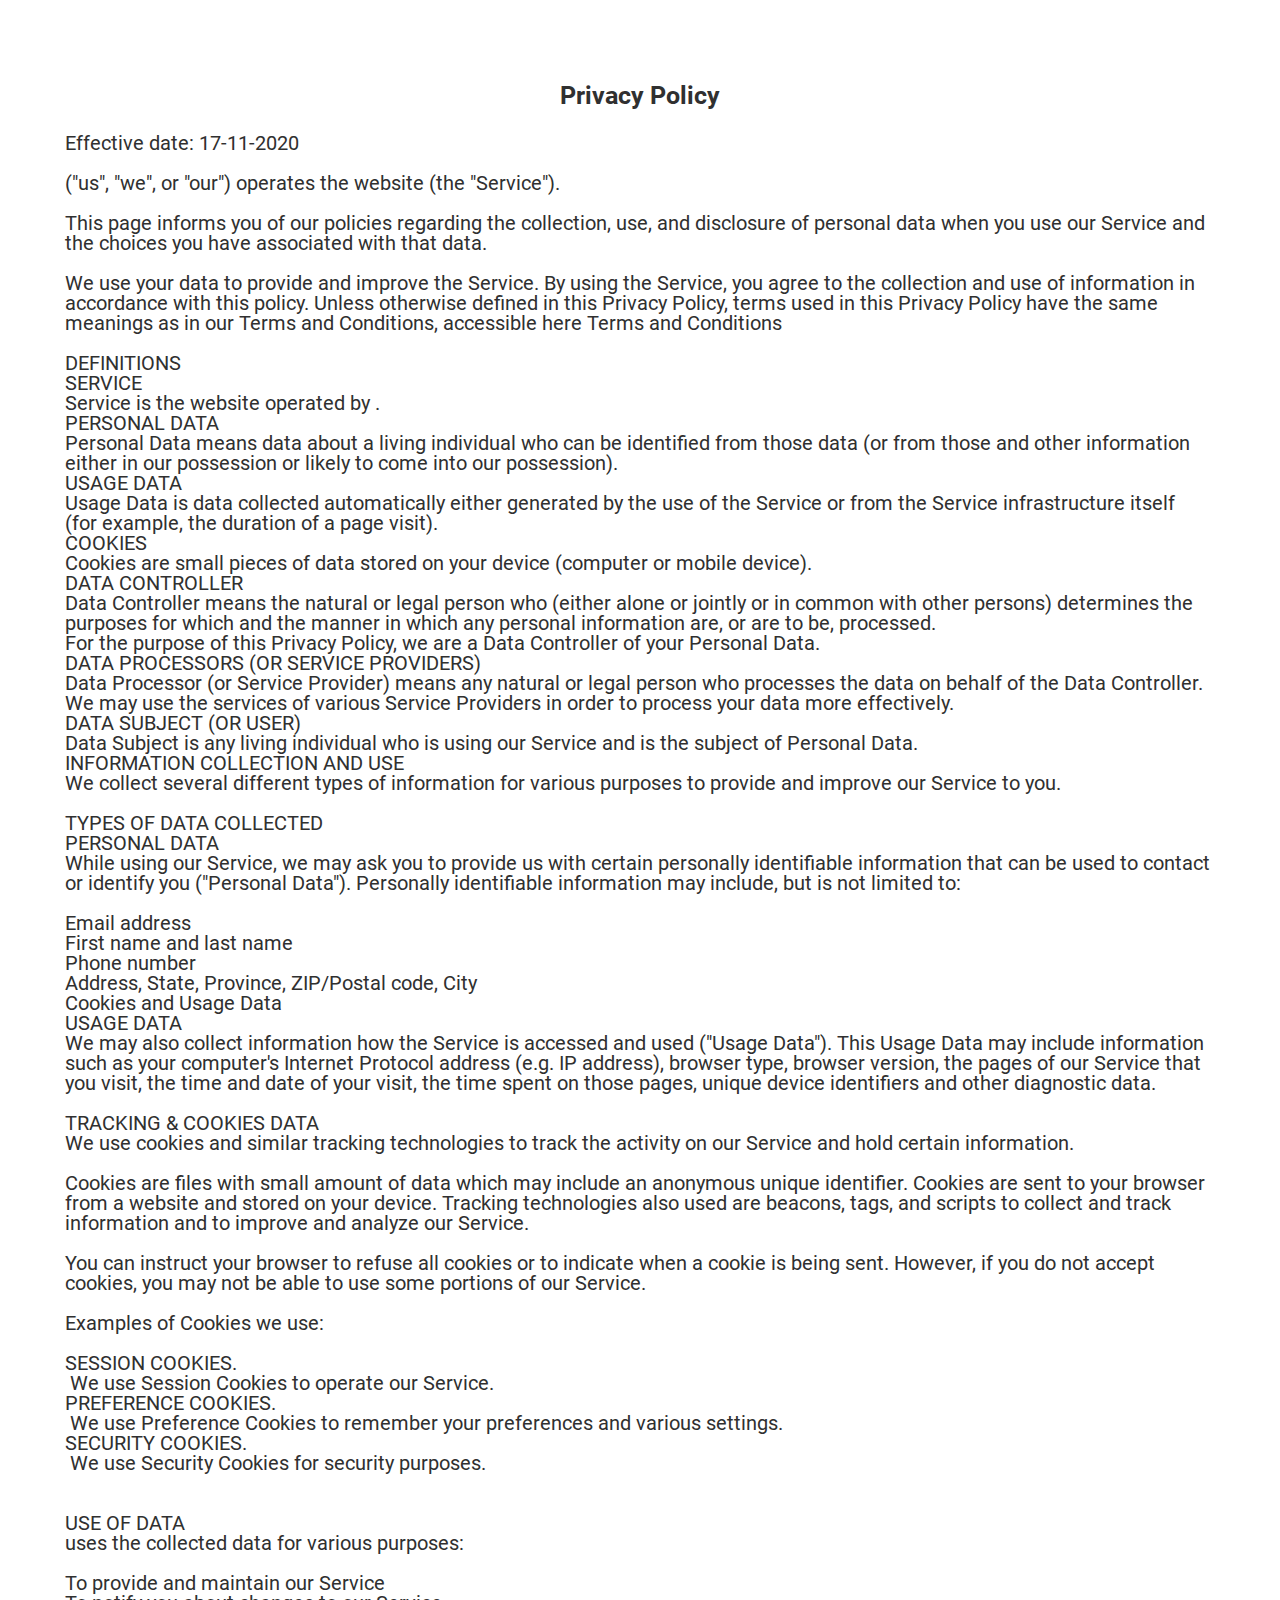
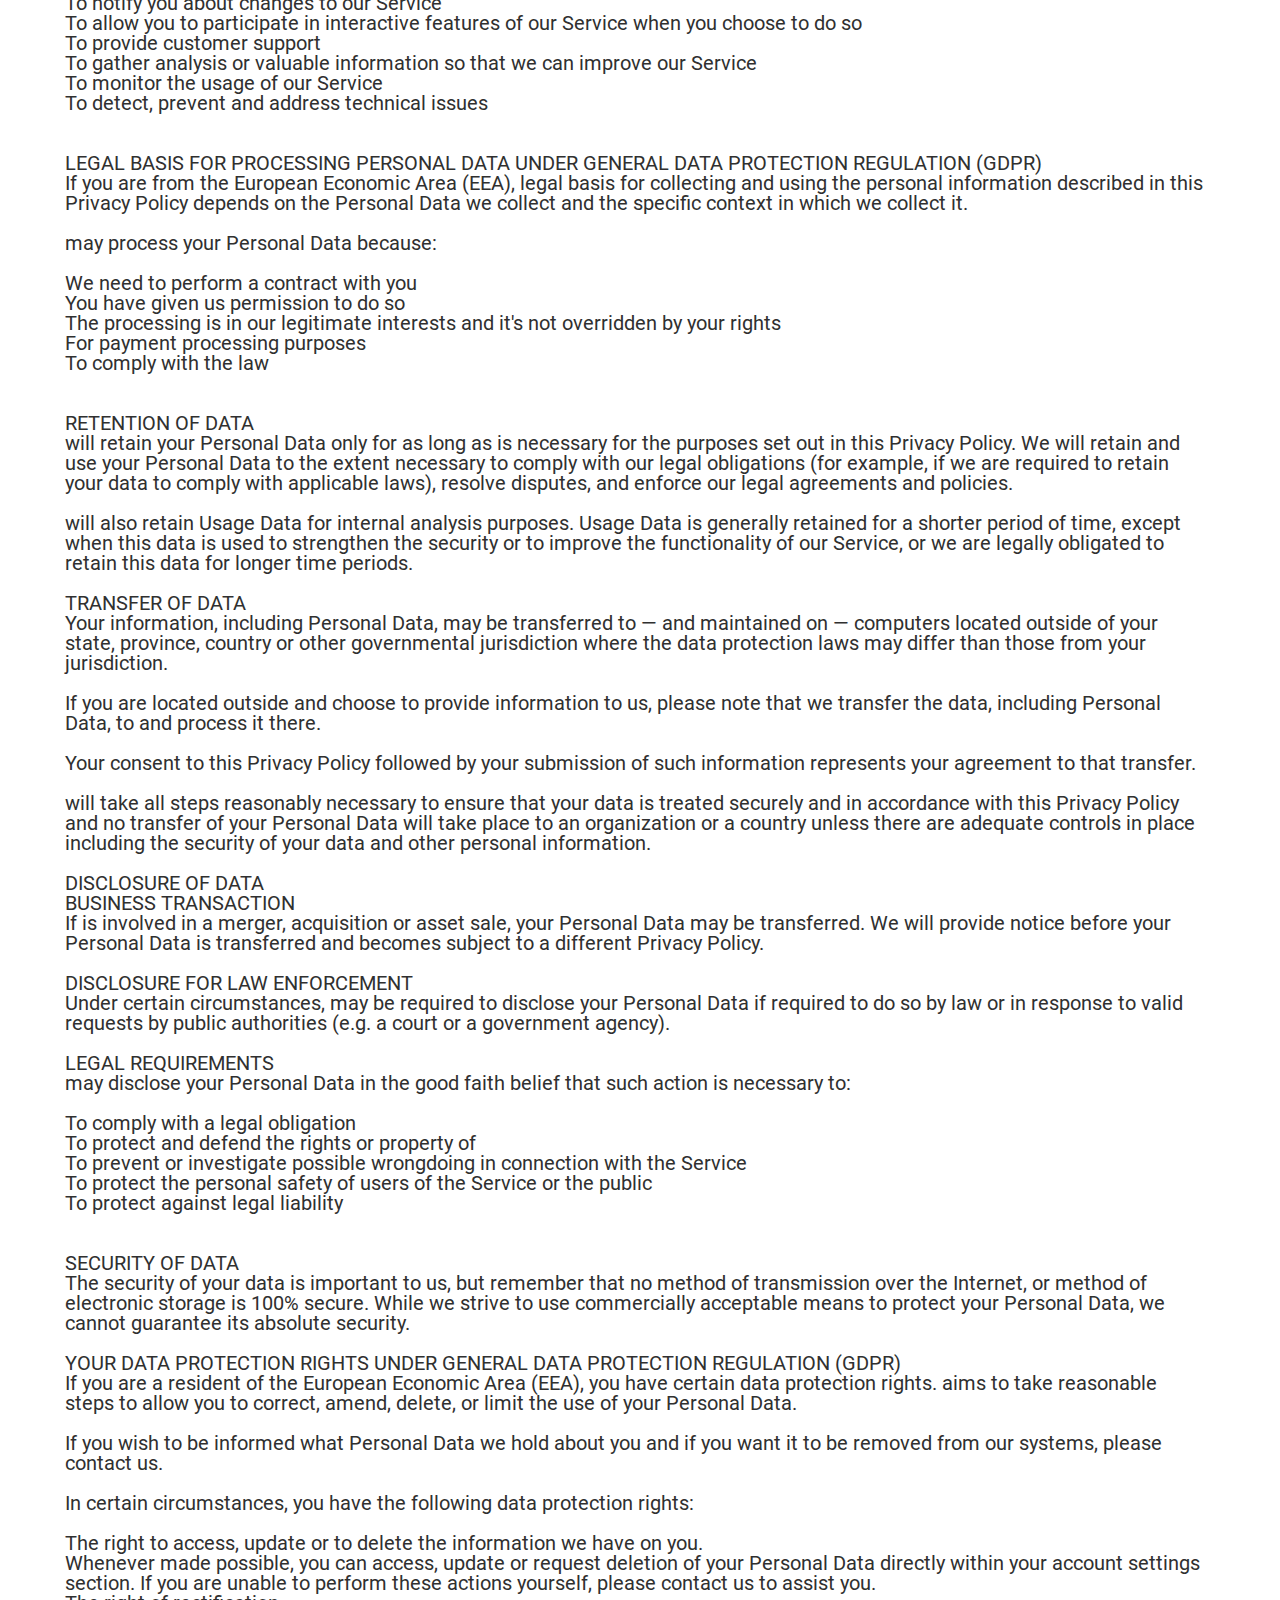
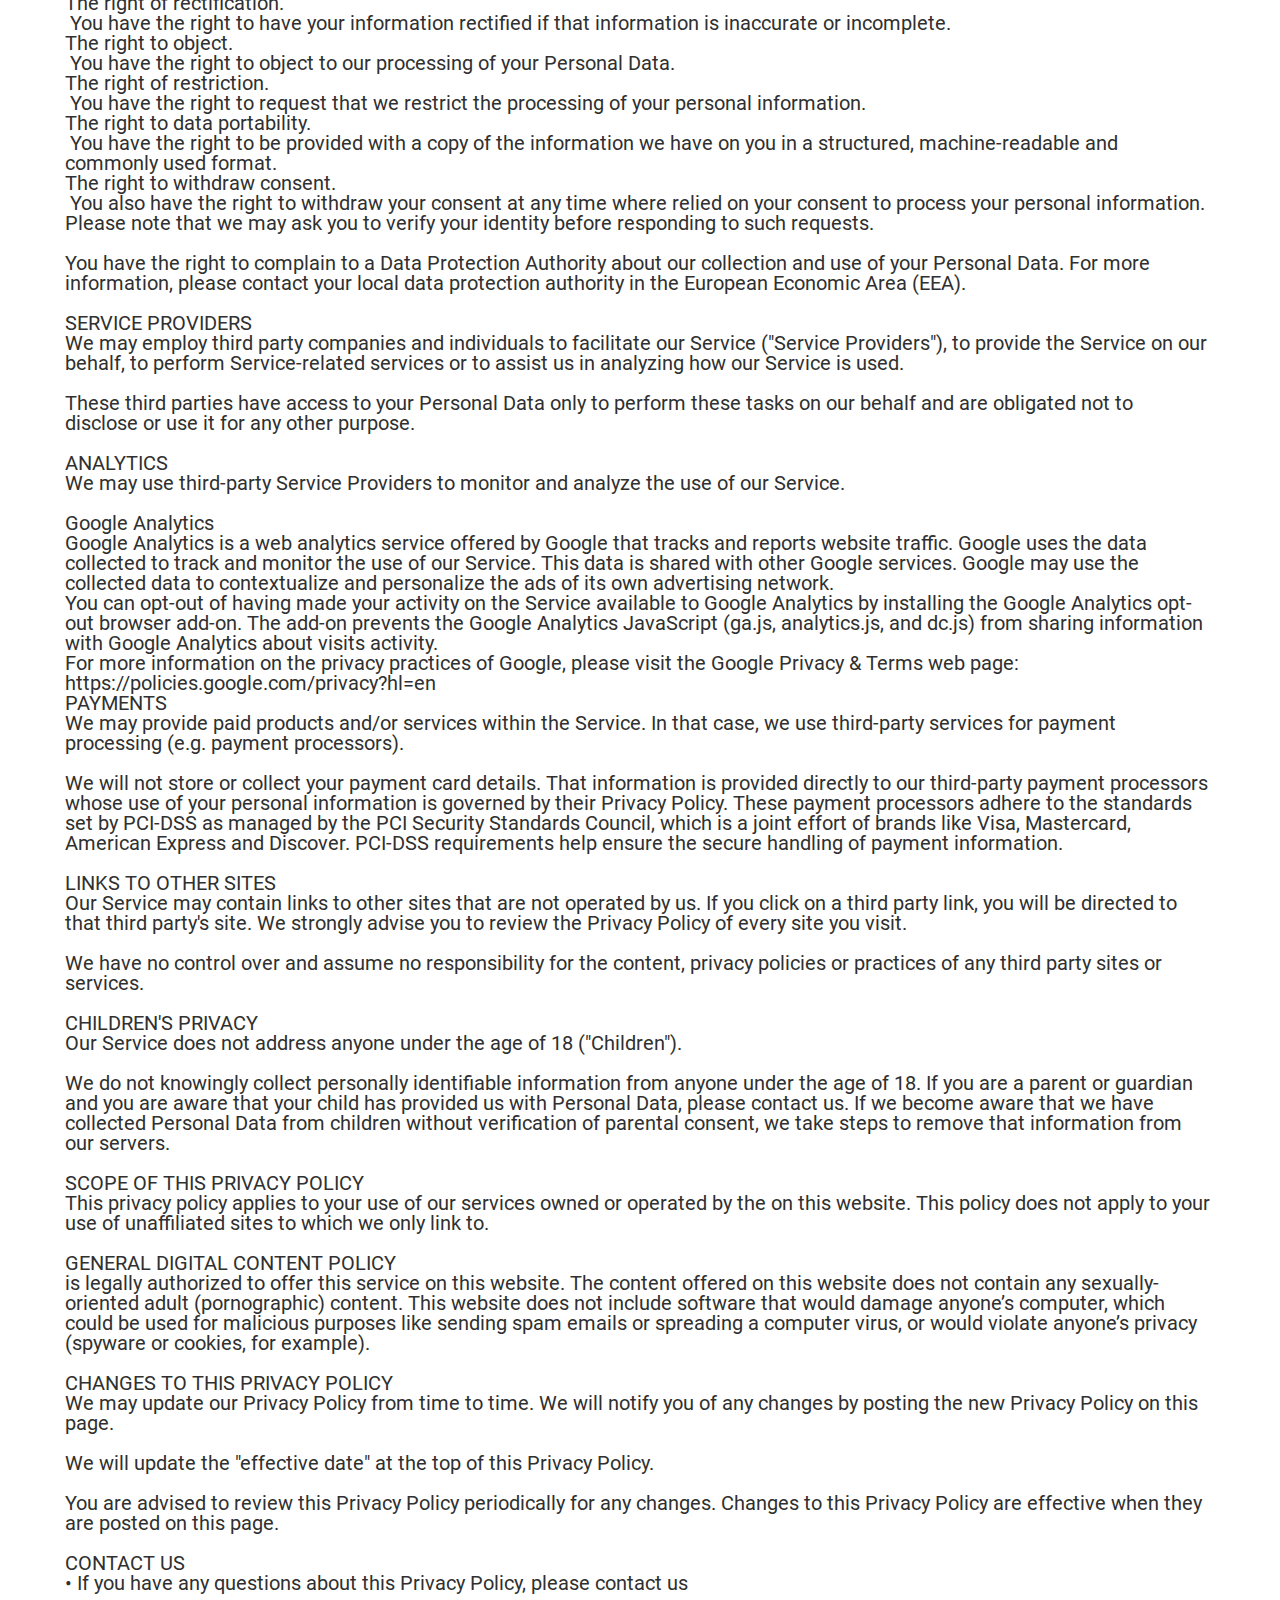
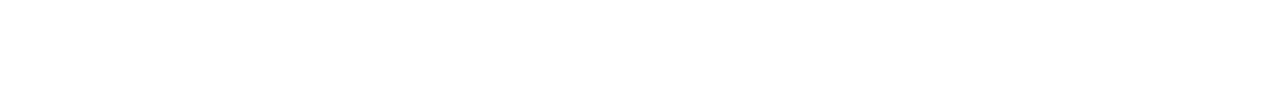
<file: must/privacypolicy.html>
<!DOCTYPE html>
				<!-- This website was created in Funnelish. http://funnelish.com -->
				<!-- Last Published: 2024-07-07 20:22:38 +0000 UTC -->
				<html lang="en">
					<head>
	<meta http-equiv="Content-Type" content="text/html; charset=UTF-8"/>
						<title>Privacy Policy</title>
	<link rel="canonical" href="https://ihooverrobot.netlify.app/must/privacypolicy.html" />
						<meta http-equiv="X-UA-Compatible" content="ie=edge">
						<meta name="description" content="">
						<meta name="keywords" content="">
						<meta name="author" content="">
						<meta name="userid" content="49605">
						<meta name="pageid" content="1323101">
						<meta name="stepid" content="1191817">
						<meta name="funnelid" content="382647">
						<meta name="version" content="app-v1">
						<meta name="viewport" content="width=device-width, initial-scale=1.0" >
						<!-- FAVICON -->
						<link rel="icon" href="../img-sub/24682/206321/1707845970-package.png">
						<link rel="dns-prefetch" href="https://img.funnelish.com" crossorigin >
						<link rel="preconnect" href="https://img.funnelish.com" crossorigin >
						<link rel="preconnect" href="https://img.funnelish.com" >
						<link rel="dns-prefetch" href="https://img.funnelish.com" >
						<link rel="preconnect" href="https://images.funnelish.com" >
						<link rel="preconnect" href="https://img.youtube.com"  >
						<link rel="dns-prefetch" href="https://img.youtube.com" >
						<link rel="preload" href="../core.min.js" as="script" >
						<link rel="preload" href="../core.min.css" as="style" >
						<!-- Fonts -->
	<link rel="preconnect" href="https://fonts.gstatic.com" crossorigin>
	<style>
	</style>
	<style>
		/* https://fonts.googleapis.com/css?family=Roboto:400,700&display=swap&subset=all */
		@font-face{font-family:roboto;font-style:normal;font-weight:400;font-display:swap;src:url(../s/roboto/v30/KFOmCnqEu92Fr1Mu72xKOzY.woff)format('woff2');unicode-range:U+0460-052F,U+1C80-1C88,U+20B4,U+2DE0-2DFF,U+A640-A69F,U+FE2E-FE2F}@font-face{font-family:roboto;font-style:normal;font-weight:400;font-display:swap;src:url(../s/roboto/v30/KFOmCnqEu92Fr1Mu5mxKOzY.woff)format('woff2');unicode-range:U+0301,U+0400-045F,U+0490-0491,U+04B0-04B1,U+2116}@font-face{font-family:roboto;font-style:normal;font-weight:400;font-display:swap;src:url(../s/roboto/v30/KFOmCnqEu92Fr1Mu7mxKOzY.woff)format('woff2');unicode-range:U+1F00-1FFF}@font-face{font-family:roboto;font-style:normal;font-weight:400;font-display:swap;src:url(../s/roboto/v30/KFOmCnqEu92Fr1Mu4WxKOzY.woff)format('woff2');unicode-range:U+0370-0377,U+037A-037F,U+0384-038A,U+038C,U+038E-03A1,U+03A3-03FF}@font-face{font-family:roboto;font-style:normal;font-weight:400;font-display:swap;src:url(../s/roboto/v30/KFOmCnqEu92Fr1Mu7WxKOzY.woff)format('woff2');unicode-range:U+0102-0103,U+0110-0111,U+0128-0129,U+0168-0169,U+01A0-01A1,U+01AF-01B0,U+0300-0301,U+0303-0304,U+0308-0309,U+0323,U+0329,U+1EA0-1EF9,U+20AB}@font-face{font-family:roboto;font-style:normal;font-weight:400;font-display:swap;src:url(../s/roboto/v30/KFOmCnqEu92Fr1Mu7GxKOzY.woff)format('woff2');unicode-range:U+0100-02AF,U+0304,U+0308,U+0329,U+1E00-1E9F,U+1EF2-1EFF,U+2020,U+20A0-20AB,U+20AD-20C0,U+2113,U+2C60-2C7F,U+A720-A7FF}@font-face{font-family:roboto;font-style:normal;font-weight:400;font-display:swap;src:url(../s/roboto/v30/KFOmCnqEu92Fr1Mu4mxK.woff)format('woff2');unicode-range:U+0000-00FF,U+0131,U+0152-0153,U+02BB-02BC,U+02C6,U+02DA,U+02DC,U+0304,U+0308,U+0329,U+2000-206F,U+2074,U+20AC,U+2122,U+2191,U+2193,U+2212,U+2215,U+FEFF,U+FFFD}@font-face{font-family:roboto;font-style:normal;font-weight:700;font-display:swap;src:url(../s/roboto/v30/KFOlCnqEu92Fr1MmWUlfCRc4EsA.woff)format('woff2');unicode-range:U+0460-052F,U+1C80-1C88,U+20B4,U+2DE0-2DFF,U+A640-A69F,U+FE2E-FE2F}@font-face{font-family:roboto;font-style:normal;font-weight:700;font-display:swap;src:url(../s/roboto/v30/KFOlCnqEu92Fr1MmWUlfABc4EsA.woff)format('woff2');unicode-range:U+0301,U+0400-045F,U+0490-0491,U+04B0-04B1,U+2116}@font-face{font-family:roboto;font-style:normal;font-weight:700;font-display:swap;src:url(../s/roboto/v30/KFOlCnqEu92Fr1MmWUlfCBc4EsA.woff)format('woff2');unicode-range:U+1F00-1FFF}@font-face{font-family:roboto;font-style:normal;font-weight:700;font-display:swap;src:url(../s/roboto/v30/KFOlCnqEu92Fr1MmWUlfBxc4EsA.woff)format('woff2');unicode-range:U+0370-0377,U+037A-037F,U+0384-038A,U+038C,U+038E-03A1,U+03A3-03FF}@font-face{font-family:roboto;font-style:normal;font-weight:700;font-display:swap;src:url(../s/roboto/v30/KFOlCnqEu92Fr1MmWUlfCxc4EsA.woff)format('woff2');unicode-range:U+0102-0103,U+0110-0111,U+0128-0129,U+0168-0169,U+01A0-01A1,U+01AF-01B0,U+0300-0301,U+0303-0304,U+0308-0309,U+0323,U+0329,U+1EA0-1EF9,U+20AB}@font-face{font-family:roboto;font-style:normal;font-weight:700;font-display:swap;src:url(../s/roboto/v30/KFOlCnqEu92Fr1MmWUlfChc4EsA.woff)format('woff2');unicode-range:U+0100-02AF,U+0304,U+0308,U+0329,U+1E00-1E9F,U+1EF2-1EFF,U+2020,U+20A0-20AB,U+20AD-20C0,U+2113,U+2C60-2C7F,U+A720-A7FF}@font-face{font-family:roboto;font-style:normal;font-weight:700;font-display:swap;src:url(../s/roboto/v30/KFOlCnqEu92Fr1MmWUlfBBc4.woff)format('woff2');unicode-range:U+0000-00FF,U+0131,U+0152-0153,U+02BB-02BC,U+02C6,U+02DA,U+02DC,U+0304,U+0308,U+0329,U+2000-206F,U+2074,U+20AC,U+2122,U+2191,U+2193,U+2212,U+2215,U+FEFF,U+FFFD}
	</style>
						<!-- Funnel -->
						<script>let FUNNEL = {"id":382647,"name":"iHoover Robot (FR)","currency_code":"EUR","test_mode":false};</script>
						<!-- Products -->
						<script>let PRODUCTS = null;</script>
						<!-- Step -->
						<script>let STEP = {"id":1191817,"created_at":"2024-07-07T20:18:30Z","updated_at":"2024-07-07T20:18:37Z","name":"Privacy Policy","path":"Privacy Policy","type":6,"url":"vevor.funnelish.com/italy/Privacy Policy","user_id":49605,"funnel_id":382647,"template_id":0,"order_index":2,"thumbnail_hash":"","domain_name":"vevor.funnelish.com","domain_id":1,"pages":null,"ab_type":"","cloning_products":null};</script>
						<!-- Apps Head -->
						<script>
	let APPS = [];
</script>
						<link async rel="stylesheet" href="../core.min.css" >
						<script>
							/*! lazysizes - v5.3.1 */
							!function(e){var t=function(u,D,f){"use strict";var k,H;if(function(){var e;var t={lazyClass:"lazyload",loadedClass:"lazyloaded",loadingClass:"lazyloading",preloadClass:"lazypreload",errorClass:"lazyerror",autosizesClass:"lazyautosizes",fastLoadedClass:"ls-is-cached",iframeLoadMode:0,srcAttr:"data-src",srcsetAttr:"data-srcset",sizesAttr:"data-sizes",minSize:40,customMedia:{},init:true,expFactor:1.5,hFac:.8,loadMode:2,loadHidden:true,ricTimeout:0,throttleDelay:125};H=u.lazySizesConfig||u.lazysizesConfig||{};for(e in t){if(!(e in H)){H[e]=t[e]}}}(),!D||!D.getElementsByClassName){return{init:function(){},cfg:H,noSupport:true}}var O=D.documentElement,i=u.HTMLPictureElement,P="addEventListener",$="getAttribute",q=u[P].bind(u),I=u.setTimeout,U=u.requestAnimationFrame||I,o=u.requestIdleCallback,j=/^picture$/i,r=["load","error","lazyincluded","_lazyloaded"],a={},G=Array.prototype.forEach,J=function(e,t){if(!a[t]){a[t]=new RegExp("(\\s|^)"+t+"(\\s|$)")}return a[t].test(e[$]("class")||"")&&a[t]},K=function(e,t){if(!J(e,t)){e.setAttribute("class",(e[$]("class")||"").trim()+" "+t)}},Q=function(e,t){var a;if(a=J(e,t)){e.setAttribute("class",(e[$]("class")||"").replace(a," "))}},V=function(t,a,e){var i=e?P:"removeEventListener";if(e){V(t,a)}r.forEach(function(e){t[i](e,a)})},X=function(e,t,a,i,r){var n=D.createEvent("Event");if(!a){a={}}a.instance=k;n.initEvent(t,!i,!r);n.detail=a;e.dispatchEvent(n);return n},Y=function(e,t){var a;if(!i&&(a=u.picturefill||H.pf)){if(t&&t.src&&!e[$]("srcset")){e.setAttribute("srcset",t.src)}a({reevaluate:true,elements:[e]})}else if(t&&t.src){e.src=t.src}},Z=function(e,t){return(getComputedStyle(e,null)||{})[t]},s=function(e,t,a){a=a||e.offsetWidth;while(a<H.minSize&&t&&!e._lazysizesWidth){a=t.offsetWidth;t=t.parentNode}return a},ee=function(){var a,i;var t=[];var r=[];var n=t;var s=function(){var e=n;n=t.length?r:t;a=true;i=false;while(e.length){e.shift()()}a=false};var e=function(e,t){if(a&&!t){e.apply(this,arguments)}else{n.push(e);if(!i){i=true;(D.hidden?I:U)(s)}}};e._lsFlush=s;return e}(),te=function(a,e){return e?function(){ee(a)}:function(){var e=this;var t=arguments;ee(function(){a.apply(e,t)})}},ae=function(e){var a;var i=0;var r=H.throttleDelay;var n=H.ricTimeout;var t=function(){a=false;i=f.now();e()};var s=o&&n>49?function(){o(t,{timeout:n});if(n!==H.ricTimeout){n=H.ricTimeout}}:te(function(){I(t)},true);return function(e){var t;if(e=e===true){n=33}if(a){return}a=true;t=r-(f.now()-i);if(t<0){t=0}if(e||t<9){s()}else{I(s,t)}}},ie=function(e){var t,a;var i=99;var r=function(){t=null;e()};var n=function(){var e=f.now()-a;if(e<i){I(n,i-e)}else{(o||r)(r)}};return function(){a=f.now();if(!t){t=I(n,i)}}},e=function(){var v,m,c,h,e;var y,z,g,p,C,b,A;var n=/^img$/i;var d=/^iframe$/i;var E="onscroll"in u&&!/(gle|ing)bot/.test(navigator.userAgent);var _=0;var w=0;var M=0;var N=-1;var L=function(e){M--;if(!e||M<0||!e.target){M=0}};var x=function(e){if(A==null){A=Z(D.body,"visibility")=="hidden"}return A||!(Z(e.parentNode,"visibility")=="hidden"&&Z(e,"visibility")=="hidden")};var W=function(e,t){var a;var i=e;var r=x(e);g-=t;b+=t;p-=t;C+=t;while(r&&(i=i.offsetParent)&&i!=D.body&&i!=O){r=(Z(i,"opacity")||1)>0;if(r&&Z(i,"overflow")!="visible"){a=i.getBoundingClientRect();r=C>a.left&&p<a.right&&b>a.top-1&&g<a.bottom+1}}return r};var t=function(){var e,t,a,i,r,n,s,o,l,u,f,c;var d=k.elements;if((h=H.loadMode)&&M<8&&(e=d.length)){t=0;N++;for(;t<e;t++){if(!d[t]||d[t]._lazyRace){continue}if(!E||k.prematureUnveil&&k.prematureUnveil(d[t])){R(d[t]);continue}if(!(o=d[t][$]("data-expand"))||!(n=o*1)){n=w}if(!u){u=!H.expand||H.expand<1?O.clientHeight>500&&O.clientWidth>500?500:370:H.expand;k._defEx=u;f=u*H.expFactor;c=H.hFac;A=null;if(w<f&&M<1&&N>2&&h>2&&!D.hidden){w=f;N=0}else if(h>1&&N>1&&M<6){w=u}else{w=_}}if(l!==n){y=innerWidth+n*c;z=innerHeight+n;s=n*-1;l=n}a=d[t].getBoundingClientRect();if((b=a.bottom)>=s&&(g=a.top)<=z&&(C=a.right)>=s*c&&(p=a.left)<=y&&(b||C||p||g)&&(H.loadHidden||x(d[t]))&&(m&&M<3&&!o&&(h<3||N<4)||W(d[t],n))){R(d[t]);r=true;if(M>9){break}}else if(!r&&m&&!i&&M<4&&N<4&&h>2&&(v[0]||H.preloadAfterLoad)&&(v[0]||!o&&(b||C||p||g||d[t][$](H.sizesAttr)!="auto"))){i=v[0]||d[t]}}if(i&&!r){R(i)}}};var a=ae(t);var S=function(e){var t=e.target;if(t._lazyCache){delete t._lazyCache;return}L(e);K(t,H.loadedClass);Q(t,H.loadingClass);V(t,B);X(t,"lazyloaded")};var i=te(S);var B=function(e){i({target:e.target})};var T=function(e,t){var a=e.getAttribute("data-load-mode")||H.iframeLoadMode;if(a==0){e.contentWindow.location.replace(t)}else if(a==1){e.src=t}};var F=function(e){var t;var a=e[$](H.srcsetAttr);if(t=H.customMedia[e[$]("data-media")||e[$]("media")]){e.setAttribute("media",t)}if(a){e.setAttribute("srcset",a)}};var s=te(function(t,e,a,i,r){var n,s,o,l,u,f;if(!(u=X(t,"lazybeforeunveil",e)).defaultPrevented){if(i){if(a){K(t,H.autosizesClass)}else{t.setAttribute("sizes",i)}}s=t[$](H.srcsetAttr);n=t[$](H.srcAttr);if(r){o=t.parentNode;l=o&&j.test(o.nodeName||"")}f=e.firesLoad||"src"in t&&(s||n||l);u={target:t};K(t,H.loadingClass);if(f){clearTimeout(c);c=I(L,2500);V(t,B,true)}if(l){G.call(o.getElementsByTagName("source"),F)}if(s){t.setAttribute("srcset",s)}else if(n&&!l){if(d.test(t.nodeName)){T(t,n)}else{t.src=n}}if(r&&(s||l)){Y(t,{src:n})}}if(t._lazyRace){delete t._lazyRace}Q(t,H.lazyClass);ee(function(){var e=t.complete&&t.naturalWidth>1;if(!f||e){if(e){K(t,H.fastLoadedClass)}S(u);t._lazyCache=true;I(function(){if("_lazyCache"in t){delete t._lazyCache}},9)}if(t.loading=="lazy"){M--}},true)});var R=function(e){if(e._lazyRace){return}var t;var a=n.test(e.nodeName);var i=a&&(e[$](H.sizesAttr)||e[$]("sizes"));var r=i=="auto";if((r||!m)&&a&&(e[$]("src")||e.srcset)&&!e.complete&&!J(e,H.errorClass)&&J(e,H.lazyClass)){return}t=X(e,"lazyunveilread").detail;if(r){re.updateElem(e,true,e.offsetWidth)}e._lazyRace=true;M++;s(e,t,r,i,a)};var r=ie(function(){H.loadMode=3;a()});var o=function(){if(H.loadMode==3){H.loadMode=2}r()};var l=function(){if(m){return}if(f.now()-e<999){I(l,999);return}m=true;H.loadMode=3;a();q("scroll",o,true)};return{_:function(){e=f.now();k.elements=D.getElementsByClassName(H.lazyClass);v=D.getElementsByClassName(H.lazyClass+" "+H.preloadClass);q("scroll",a,true);q("resize",a,true);q("pageshow",function(e){if(e.persisted){var t=D.querySelectorAll("."+H.loadingClass);if(t.length&&t.forEach){U(function(){t.forEach(function(e){if(e.complete){R(e)}})})}}});if(u.MutationObserver){new MutationObserver(a).observe(O,{childList:true,subtree:true,attributes:true})}else{O[P]("DOMNodeInserted",a,true);O[P]("DOMAttrModified",a,true);setInterval(a,999)}q("hashchange",a,true);["focus","mouseover","click","load","transitionend","animationend"].forEach(function(e){D[P](e,a,true)});if(/d$|^c/.test(D.readyState)){l()}else{q("load",l);D[P]("DOMContentLoaded",a);I(l,2e4)}if(k.elements.length){t();ee._lsFlush()}else{a()}},checkElems:a,unveil:R,_aLSL:o}}(),re=function(){var a;var n=te(function(e,t,a,i){var r,n,s;e._lazysizesWidth=i;i+="px";e.setAttribute("sizes",i);if(j.test(t.nodeName||"")){r=t.getElementsByTagName("source");for(n=0,s=r.length;n<s;n++){r[n].setAttribute("sizes",i)}}if(!a.detail.dataAttr){Y(e,a.detail)}});var i=function(e,t,a){var i;var r=e.parentNode;if(r){a=s(e,r,a);i=X(e,"lazybeforesizes",{width:a,dataAttr:!!t});if(!i.defaultPrevented){a=i.detail.width;if(a&&a!==e._lazysizesWidth){n(e,r,i,a)}}}};var e=function(){var e;var t=a.length;if(t){e=0;for(;e<t;e++){i(a[e])}}};var t=ie(e);return{_:function(){a=D.getElementsByClassName(H.autosizesClass);q("resize",t)},checkElems:t,updateElem:i}}(),t=function(){if(!t.i&&D.getElementsByClassName){t.i=true;re._();e._()}};return I(function(){H.init&&t()}),k={cfg:H,autoSizer:re,loader:e,init:t,uP:Y,aC:K,rC:Q,hC:J,fire:X,gW:s,rAF:ee}}(e,e.document,Date);e.lazySizes=t,"object"==typeof module&&module.exports&&(module.exports=t)}("undefined"!=typeof window?window:{});
						</script>
						<!-- Custom CSS -->
						<style>/* CSS */
    </style>
						<!-- Funnel - Lazy Tracking Codes -->
						<script>let LAZY_CODES = [];</script>
						<!-- Funnel - Custom Tracking Codes (Head) -->
						<!-- Custom JS (Head) -->
					</head>
					<body>
						<div id=render-table class="main_wrapper_main desktop_grid" style="background-color: rgb(255, 255, 255); background-size: auto; background-repeat: no-repeat; padding: 68px 30px 100px; border-width: 0px; border-style: solid; border-color: transparent; color: rgb(37, 42, 50); font-family: Roboto; font-size: 14px;"><main class=main-wrapper><section data-v-6bea8f81 data-eid=564124 id=564124 class="section full" style="background-size: auto; background-repeat: no-repeat;"><div data-v-4b3acc2c data-v-6bea8f81 data-eid=994851 id=994851 class=section_row style="border-width: 0px; border-style: solid; border-color: transparent; color: rgb(48, 48, 48); font-size: 14px; text-align: initial; margin: 0px; padding: 0px; background-size: auto; background-repeat: no-repeat;"><div data-v-796cd32d data-v-4b3acc2c class=row-column style="width: 100%;"><div data-v-7da0ed78 data-v-796cd32d data-eid=80299 class=element-wrapper><div data-v-7da0ed78 class="headline el-80299" style="line-height: 1; margin: 10px 0px 0px; padding: 5px; text-shadow: transparent 0px 0px 0px;"><style> .el-80299  {
    font-size: 25px;
    text-align: center;
} </style><div class=headline-inner><h2><strong>Privacy Policy</strong></h2></div></div></div><div data-v-7da0ed78 data-v-796cd32d data-eid=570434 class=element-wrapper><div data-v-7da0ed78 class="paragraph el-570434" style="line-height: 1; margin: 10px 0px 0px; padding: 10px; text-shadow: transparent 0px 0px 0px;"><style> .el-570434  {
    font-size: 20px;
    text-align: left;
} </style><div class=paragraph-inner><p>Effective date: 17-11-2020<p><br><p>("us", "we", or "our") operates the website (the "Service").<p><br><p>This page informs you of our policies regarding the collection, use, and disclosure of personal data when you use our Service and the choices you have associated with that data.<p><br><p>We use your data to provide and improve the Service. By using the Service, you agree to the collection and use of information in accordance with this policy. Unless otherwise defined in this Privacy Policy, terms used in this Privacy Policy have the same meanings as in our Terms and Conditions, accessible here Terms and Conditions<p><br><p>DEFINITIONS<p>SERVICE<p>Service is the website operated by .<p>PERSONAL DATA<p>Personal Data means data about a living individual who can be identified from those data (or from those and other information either in our possession or likely to come into our possession).<p>USAGE DATA<p>Usage Data is data collected automatically either generated by the use of the Service or from the Service infrastructure itself (for example, the duration of a page visit).<p>COOKIES<p>Cookies are small pieces of data stored on your device (computer or mobile device).<p>DATA CONTROLLER<p>Data Controller means the natural or legal person who (either alone or jointly or in common with other persons) determines the purposes for which and the manner in which any personal information are, or are to be, processed.<p>For the purpose of this Privacy Policy, we are a Data Controller of your Personal Data.<p>DATA PROCESSORS (OR SERVICE PROVIDERS)<p>Data Processor (or Service Provider) means any natural or legal person who processes the data on behalf of the Data Controller. We may use the services of various Service Providers in order to process your data more effectively.<p>DATA SUBJECT (OR USER)<p>Data Subject is any living individual who is using our Service and is the subject of Personal Data.<p>INFORMATION COLLECTION AND USE<p>We collect several different types of information for various purposes to provide and improve our Service to you.<p><br><p>TYPES OF DATA COLLECTED<p>PERSONAL DATA<p>While using our Service, we may ask you to provide us with certain personally identifiable information that can be used to contact or identify you ("Personal Data"). Personally identifiable information may include, but is not limited to:<p><br><p>Email address<p>First name and last name<p>Phone number<p>Address, State, Province, ZIP/Postal code, City<p>Cookies and Usage Data<p>USAGE DATA<p>We may also collect information how the Service is accessed and used ("Usage Data"). This Usage Data may include information such as your computer's Internet Protocol address (e.g. IP address), browser type, browser version, the pages of our Service that you visit, the time and date of your visit, the time spent on those pages, unique device identifiers and other diagnostic data.<p><br><p>TRACKING & COOKIES DATA<p>We use cookies and similar tracking technologies to track the activity on our Service and hold certain information.<p><br><p>Cookies are files with small amount of data which may include an anonymous unique identifier. Cookies are sent to your browser from a website and stored on your device. Tracking technologies also used are beacons, tags, and scripts to collect and track information and to improve and analyze our Service.<p><br><p>You can instruct your browser to refuse all cookies or to indicate when a cookie is being sent. However, if you do not accept cookies, you may not be able to use some portions of our Service.<p><br><p>Examples of Cookies we use:<p><br><p>SESSION COOKIES.<p>&nbsp;We use Session Cookies to operate our Service.<p>PREFERENCE COOKIES.<p>&nbsp;We use Preference Cookies to remember your preferences and various settings.<p>SECURITY COOKIES.<p>&nbsp;We use Security Cookies for security purposes.<p><br><p><br><p>USE OF DATA<p>uses the collected data for various purposes:<p><br><p>To provide and maintain our Service<p>To notify you about changes to our Service<p>To allow you to participate in interactive features of our Service when you choose to do so<p>To provide customer support<p>To gather analysis or valuable information so that we can improve our Service<p>To monitor the usage of our Service<p>To detect, prevent and address technical issues<p><br><p><br><p>LEGAL BASIS FOR PROCESSING PERSONAL DATA UNDER GENERAL DATA PROTECTION REGULATION (GDPR)<p>If you are from the European Economic Area (EEA), legal basis for collecting and using the personal information described in this Privacy Policy depends on the Personal Data we collect and the specific context in which we collect it.<p><br><p>may process your Personal Data because:<p><br><p>We need to perform a contract with you<p>You have given us permission to do so<p>The processing is in our legitimate interests and it's not overridden by your rights<p>For payment processing purposes<p>To comply with the law<p><br><p><br><p>RETENTION OF DATA<p>will retain your Personal Data only for as long as is necessary for the purposes set out in this Privacy Policy. We will retain and use your Personal Data to the extent necessary to comply with our legal obligations (for example, if we are required to retain your data to comply with applicable laws), resolve disputes, and enforce our legal agreements and policies.<p><br><p>will also retain Usage Data for internal analysis purposes. Usage Data is generally retained for a shorter period of time, except when this data is used to strengthen the security or to improve the functionality of our Service, or we are legally obligated to retain this data for longer time periods.<p><br><p>TRANSFER OF DATA<p>Your information, including Personal Data, may be transferred to — and maintained on — computers located outside of your state, province, country or other governmental jurisdiction where the data protection laws may differ than those from your jurisdiction.<p><br><p>If you are located outside and choose to provide information to us, please note that we transfer the data, including Personal Data, to and process it there.<p><br><p>Your consent to this Privacy Policy followed by your submission of such information represents your agreement to that transfer.<p><br><p>will take all steps reasonably necessary to ensure that your data is treated securely and in accordance with this Privacy Policy and no transfer of your Personal Data will take place to an organization or a country unless there are adequate controls in place including the security of your data and other personal information.<p><br><p>DISCLOSURE OF DATA<p>BUSINESS TRANSACTION<p>If is involved in a merger, acquisition or asset sale, your Personal Data may be transferred. We will provide notice before your Personal Data is transferred and becomes subject to a different Privacy Policy.<p><br><p>DISCLOSURE FOR LAW ENFORCEMENT<p>Under certain circumstances, may be required to disclose your Personal Data if required to do so by law or in response to valid requests by public authorities (e.g. a court or a government agency).<p><br><p>LEGAL REQUIREMENTS<p>may disclose your Personal Data in the good faith belief that such action is necessary to:<p><br><p>To comply with a legal obligation<p>To protect and defend the rights or property of<p>To prevent or investigate possible wrongdoing in connection with the Service<p>To protect the personal safety of users of the Service or the public<p>To protect against legal liability<p><br><p><br><p>SECURITY OF DATA<p>The security of your data is important to us, but remember that no method of transmission over the Internet, or method of electronic storage is 100% secure. While we strive to use commercially acceptable means to protect your Personal Data, we cannot guarantee its absolute security.<p><br><p>YOUR DATA PROTECTION RIGHTS UNDER GENERAL DATA PROTECTION REGULATION (GDPR)<p>If you are a resident of the European Economic Area (EEA), you have certain data protection rights. aims to take reasonable steps to allow you to correct, amend, delete, or limit the use of your Personal Data.<p><br><p>If you wish to be informed what Personal Data we hold about you and if you want it to be removed from our systems, please contact us.<p><br><p>In certain circumstances, you have the following data protection rights:<p><br><p>The right to access, update or to delete the information we have on you.<p>Whenever made possible, you can access, update or request deletion of your Personal Data directly within your account settings section. If you are unable to perform these actions yourself, please contact us to assist you.<p>The right of rectification.<p>&nbsp;You have the right to have your information rectified if that information is inaccurate or incomplete.<p>The right to object.<p>&nbsp;You have the right to object to our processing of your Personal Data.<p>The right of restriction.<p>&nbsp;You have the right to request that we restrict the processing of your personal information.<p>The right to data portability.<p>&nbsp;You have the right to be provided with a copy of the information we have on you in a structured, machine-readable and commonly used format.<p>The right to withdraw consent.<p>&nbsp;You also have the right to withdraw your consent at any time where relied on your consent to process your personal information.<p>Please note that we may ask you to verify your identity before responding to such requests.<p><br><p>You have the right to complain to a Data Protection Authority about our collection and use of your Personal Data. For more information, please contact your local data protection authority in the European Economic Area (EEA).<p><br><p>SERVICE PROVIDERS<p>We may employ third party companies and individuals to facilitate our Service ("Service Providers"), to provide the Service on our behalf, to perform Service-related services or to assist us in analyzing how our Service is used.<p><br><p>These third parties have access to your Personal Data only to perform these tasks on our behalf and are obligated not to disclose or use it for any other purpose.<p><br><p>ANALYTICS<p>We may use third-party Service Providers to monitor and analyze the use of our Service.<p><br><p>Google Analytics<p>Google Analytics is a web analytics service offered by Google that tracks and reports website traffic. Google uses the data collected to track and monitor the use of our Service. This data is shared with other Google services. Google may use the collected data to contextualize and personalize the ads of its own advertising network.<p>You can opt-out of having made your activity on the Service available to Google Analytics by installing the Google Analytics opt-out browser add-on. The add-on prevents the Google Analytics JavaScript (ga.js, analytics.js, and dc.js) from sharing information with Google Analytics about visits activity.<p>For more information on the privacy practices of Google, please visit the Google Privacy & Terms web page: https://policies.google.com/privacy?hl=en<p>PAYMENTS<p>We may provide paid products and/or services within the Service. In that case, we use third-party services for payment processing (e.g. payment processors).<p><br><p>We will not store or collect your payment card details. That information is provided directly to our third-party payment processors whose use of your personal information is governed by their Privacy Policy. These payment processors adhere to the standards set by PCI-DSS as managed by the PCI Security Standards Council, which is a joint effort of brands like Visa, Mastercard, American Express and Discover. PCI-DSS requirements help ensure the secure handling of payment information.<p><br><p>LINKS TO OTHER SITES<p>Our Service may contain links to other sites that are not operated by us. If you click on a third party link, you will be directed to that third party's site. We strongly advise you to review the Privacy Policy of every site you visit.<p><br><p>We have no control over and assume no responsibility for the content, privacy policies or practices of any third party sites or services.<p><br><p>CHILDREN'S PRIVACY<p>Our Service does not address anyone under the age of 18 ("Children").<p><br><p>We do not knowingly collect personally identifiable information from anyone under the age of 18. If you are a parent or guardian and you are aware that your child has provided us with Personal Data, please contact us. If we become aware that we have collected Personal Data from children without verification of parental consent, we take steps to remove that information from our servers.<p><br><p>SCOPE OF THIS PRIVACY POLICY<p>This privacy policy applies to your use of our services owned or operated by the on this website. This policy does not apply to your use of unaffiliated sites to which we only link to.<p><br><p>GENERAL DIGITAL CONTENT POLICY<p>is legally authorized to offer this service on this website. The content offered on this website does not contain any sexually-oriented adult (pornographic) content. This website does not include software that would damage anyone’s computer, which could be used for malicious purposes like sending spam emails or spreading a computer virus, or would violate anyone’s privacy (spyware or cookies, for example).<p><br><p>CHANGES TO THIS PRIVACY POLICY<p>We may update our Privacy Policy from time to time. We will notify you of any changes by posting the new Privacy Policy on this page.<p><br><p>We will update the "effective date" at the top of this Privacy Policy.<p><br><p>You are advised to review this Privacy Policy periodically for any changes. Changes to this Privacy Policy are effective when they are posted on this page.<p><br><p>CONTACT US<ul><li>If you have any questions about this Privacy Policy, please contact us</ul></div></div></div></div></div></section></main></div><style id=el-hover-styles></style>
						<!-- Apps Body -->
						<!-- Popups -->
						<script src="../core.min.js" type="application/javascript"></script>
						<!-- Icons -->
						<svg style="display:none !important;visibility:hidden !important;width:0 !important;height:0 !important;" viewBox="0 0 24 24" fill="currentColor" xmlns="http://www.w3.org/2000/svg"> </svg> 
						<!-- Funnel - Custom Tracking Codes (Body) -->
						<!-- Custom JS (Body) -->
					</body>
				</html>
</file>
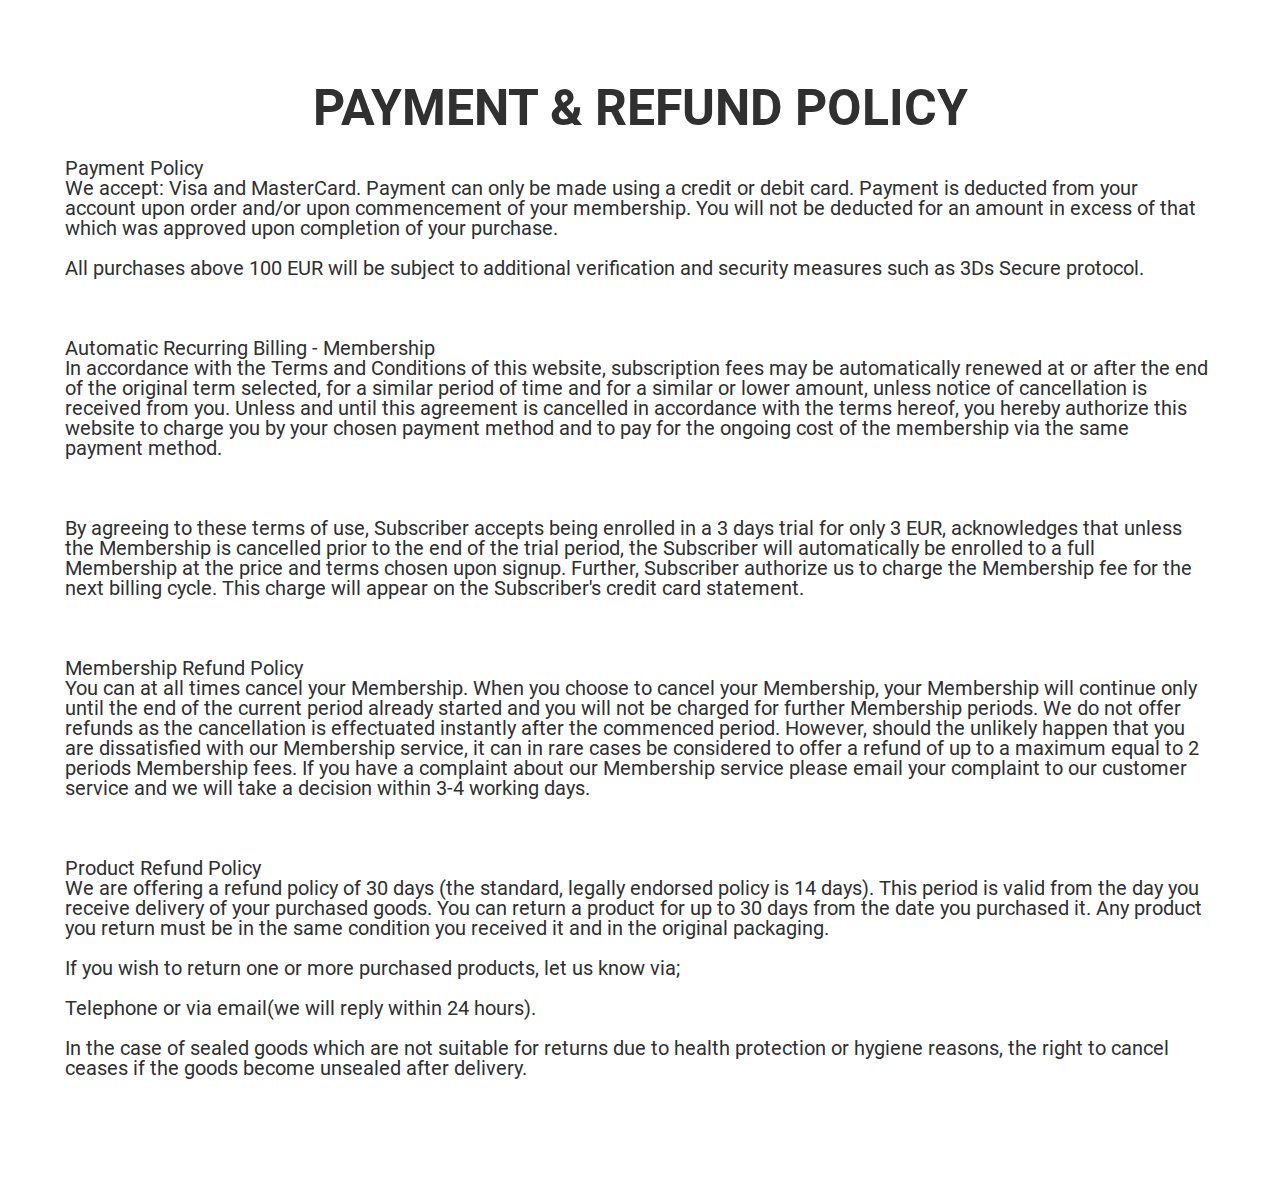
<file: must/refundpolicy.html>
<!DOCTYPE html>
				<!-- This website was created in Funnelish. http://funnelish.com -->
				<!-- Last Published: 2024-07-07 20:17:42 +0000 UTC -->
				<html lang="en">
					<head>
	<meta http-equiv="Content-Type" content="text/html; charset=UTF-8"/>
						<title>Refund Policy</title>
	<link rel="canonical" href="https://ihooverrobot.netlify.app/must/refundpolicy.html" />
						<meta http-equiv="X-UA-Compatible" content="ie=edge">
						<meta name="description" content="">
						<meta name="keywords" content="">
						<meta name="author" content="">
						<meta name="userid" content="49605">
						<meta name="pageid" content="1323100">
						<meta name="stepid" content="1191816">
						<meta name="funnelid" content="382647">
						<meta name="version" content="app-v1">
						<meta name="viewport" content="width=device-width, initial-scale=1.0" >
						<!-- FAVICON -->
						<link rel="icon" href="../img-sub/24682/206321/1707845970-package.png">
						<link rel="dns-prefetch" href="https://img.funnelish.com" crossorigin >
						<link rel="preconnect" href="https://img.funnelish.com" crossorigin >
						<link rel="preconnect" href="https://img.funnelish.com" >
						<link rel="dns-prefetch" href="https://img.funnelish.com" >
						<link rel="preconnect" href="https://images.funnelish.com" >
						<link rel="preconnect" href="https://img.youtube.com"  >
						<link rel="dns-prefetch" href="https://img.youtube.com" >
						<link rel="preload" href="../core.min.js" as="script" >
						<link rel="preload" href="../core.min.css" as="style" >
						<!-- Fonts -->
	<link rel="preconnect" href="https://fonts.gstatic.com" crossorigin>
	<style>
	</style>
	<style>
		/* https://fonts.googleapis.com/css?family=Roboto:400,700&display=swap&subset=all */
		@font-face{font-family:roboto;font-style:normal;font-weight:400;font-display:swap;src:url(../s/roboto/v30/KFOmCnqEu92Fr1Mu72xKOzY.woff)format('woff2');unicode-range:U+0460-052F,U+1C80-1C88,U+20B4,U+2DE0-2DFF,U+A640-A69F,U+FE2E-FE2F}@font-face{font-family:roboto;font-style:normal;font-weight:400;font-display:swap;src:url(../s/roboto/v30/KFOmCnqEu92Fr1Mu5mxKOzY.woff)format('woff2');unicode-range:U+0301,U+0400-045F,U+0490-0491,U+04B0-04B1,U+2116}@font-face{font-family:roboto;font-style:normal;font-weight:400;font-display:swap;src:url(../s/roboto/v30/KFOmCnqEu92Fr1Mu7mxKOzY.woff)format('woff2');unicode-range:U+1F00-1FFF}@font-face{font-family:roboto;font-style:normal;font-weight:400;font-display:swap;src:url(../s/roboto/v30/KFOmCnqEu92Fr1Mu4WxKOzY.woff)format('woff2');unicode-range:U+0370-0377,U+037A-037F,U+0384-038A,U+038C,U+038E-03A1,U+03A3-03FF}@font-face{font-family:roboto;font-style:normal;font-weight:400;font-display:swap;src:url(../s/roboto/v30/KFOmCnqEu92Fr1Mu7WxKOzY.woff)format('woff2');unicode-range:U+0102-0103,U+0110-0111,U+0128-0129,U+0168-0169,U+01A0-01A1,U+01AF-01B0,U+0300-0301,U+0303-0304,U+0308-0309,U+0323,U+0329,U+1EA0-1EF9,U+20AB}@font-face{font-family:roboto;font-style:normal;font-weight:400;font-display:swap;src:url(../s/roboto/v30/KFOmCnqEu92Fr1Mu7GxKOzY.woff)format('woff2');unicode-range:U+0100-02AF,U+0304,U+0308,U+0329,U+1E00-1E9F,U+1EF2-1EFF,U+2020,U+20A0-20AB,U+20AD-20C0,U+2113,U+2C60-2C7F,U+A720-A7FF}@font-face{font-family:roboto;font-style:normal;font-weight:400;font-display:swap;src:url(../s/roboto/v30/KFOmCnqEu92Fr1Mu4mxK.woff)format('woff2');unicode-range:U+0000-00FF,U+0131,U+0152-0153,U+02BB-02BC,U+02C6,U+02DA,U+02DC,U+0304,U+0308,U+0329,U+2000-206F,U+2074,U+20AC,U+2122,U+2191,U+2193,U+2212,U+2215,U+FEFF,U+FFFD}@font-face{font-family:roboto;font-style:normal;font-weight:700;font-display:swap;src:url(../s/roboto/v30/KFOlCnqEu92Fr1MmWUlfCRc4EsA.woff)format('woff2');unicode-range:U+0460-052F,U+1C80-1C88,U+20B4,U+2DE0-2DFF,U+A640-A69F,U+FE2E-FE2F}@font-face{font-family:roboto;font-style:normal;font-weight:700;font-display:swap;src:url(../s/roboto/v30/KFOlCnqEu92Fr1MmWUlfABc4EsA.woff)format('woff2');unicode-range:U+0301,U+0400-045F,U+0490-0491,U+04B0-04B1,U+2116}@font-face{font-family:roboto;font-style:normal;font-weight:700;font-display:swap;src:url(../s/roboto/v30/KFOlCnqEu92Fr1MmWUlfCBc4EsA.woff)format('woff2');unicode-range:U+1F00-1FFF}@font-face{font-family:roboto;font-style:normal;font-weight:700;font-display:swap;src:url(../s/roboto/v30/KFOlCnqEu92Fr1MmWUlfBxc4EsA.woff)format('woff2');unicode-range:U+0370-0377,U+037A-037F,U+0384-038A,U+038C,U+038E-03A1,U+03A3-03FF}@font-face{font-family:roboto;font-style:normal;font-weight:700;font-display:swap;src:url(../s/roboto/v30/KFOlCnqEu92Fr1MmWUlfCxc4EsA.woff)format('woff2');unicode-range:U+0102-0103,U+0110-0111,U+0128-0129,U+0168-0169,U+01A0-01A1,U+01AF-01B0,U+0300-0301,U+0303-0304,U+0308-0309,U+0323,U+0329,U+1EA0-1EF9,U+20AB}@font-face{font-family:roboto;font-style:normal;font-weight:700;font-display:swap;src:url(../s/roboto/v30/KFOlCnqEu92Fr1MmWUlfChc4EsA.woff)format('woff2');unicode-range:U+0100-02AF,U+0304,U+0308,U+0329,U+1E00-1E9F,U+1EF2-1EFF,U+2020,U+20A0-20AB,U+20AD-20C0,U+2113,U+2C60-2C7F,U+A720-A7FF}@font-face{font-family:roboto;font-style:normal;font-weight:700;font-display:swap;src:url(../s/roboto/v30/KFOlCnqEu92Fr1MmWUlfBBc4.woff)format('woff2');unicode-range:U+0000-00FF,U+0131,U+0152-0153,U+02BB-02BC,U+02C6,U+02DA,U+02DC,U+0304,U+0308,U+0329,U+2000-206F,U+2074,U+20AC,U+2122,U+2191,U+2193,U+2212,U+2215,U+FEFF,U+FFFD}
	</style>
						<!-- Funnel -->
						<script>let FUNNEL = {"id":382647,"name":"iHoover Robot (FR)","currency_code":"EUR","test_mode":false};</script>
						<!-- Products -->
						<script>let PRODUCTS = null;</script>
						<!-- Step -->
						<script>let STEP = {"id":1191816,"created_at":"2024-07-07T20:17:42Z","updated_at":"2024-07-07T20:18:38Z","name":"Refund Policy","path":"Refund Policy","type":6,"url":"vevor.funnelish.com/italy/Refund Policy","user_id":49605,"funnel_id":382647,"template_id":0,"order_index":4,"thumbnail_hash":"","domain_name":"vevor.funnelish.com","domain_id":1,"pages":null,"ab_type":"","cloning_products":null};</script>
						<!-- Apps Head -->
						<script>
	let APPS = [];
</script>
						<link async rel="stylesheet" href="../core.min.css" >
						<script>
							/*! lazysizes - v5.3.1 */
							!function(e){var t=function(u,D,f){"use strict";var k,H;if(function(){var e;var t={lazyClass:"lazyload",loadedClass:"lazyloaded",loadingClass:"lazyloading",preloadClass:"lazypreload",errorClass:"lazyerror",autosizesClass:"lazyautosizes",fastLoadedClass:"ls-is-cached",iframeLoadMode:0,srcAttr:"data-src",srcsetAttr:"data-srcset",sizesAttr:"data-sizes",minSize:40,customMedia:{},init:true,expFactor:1.5,hFac:.8,loadMode:2,loadHidden:true,ricTimeout:0,throttleDelay:125};H=u.lazySizesConfig||u.lazysizesConfig||{};for(e in t){if(!(e in H)){H[e]=t[e]}}}(),!D||!D.getElementsByClassName){return{init:function(){},cfg:H,noSupport:true}}var O=D.documentElement,i=u.HTMLPictureElement,P="addEventListener",$="getAttribute",q=u[P].bind(u),I=u.setTimeout,U=u.requestAnimationFrame||I,o=u.requestIdleCallback,j=/^picture$/i,r=["load","error","lazyincluded","_lazyloaded"],a={},G=Array.prototype.forEach,J=function(e,t){if(!a[t]){a[t]=new RegExp("(\\s|^)"+t+"(\\s|$)")}return a[t].test(e[$]("class")||"")&&a[t]},K=function(e,t){if(!J(e,t)){e.setAttribute("class",(e[$]("class")||"").trim()+" "+t)}},Q=function(e,t){var a;if(a=J(e,t)){e.setAttribute("class",(e[$]("class")||"").replace(a," "))}},V=function(t,a,e){var i=e?P:"removeEventListener";if(e){V(t,a)}r.forEach(function(e){t[i](e,a)})},X=function(e,t,a,i,r){var n=D.createEvent("Event");if(!a){a={}}a.instance=k;n.initEvent(t,!i,!r);n.detail=a;e.dispatchEvent(n);return n},Y=function(e,t){var a;if(!i&&(a=u.picturefill||H.pf)){if(t&&t.src&&!e[$]("srcset")){e.setAttribute("srcset",t.src)}a({reevaluate:true,elements:[e]})}else if(t&&t.src){e.src=t.src}},Z=function(e,t){return(getComputedStyle(e,null)||{})[t]},s=function(e,t,a){a=a||e.offsetWidth;while(a<H.minSize&&t&&!e._lazysizesWidth){a=t.offsetWidth;t=t.parentNode}return a},ee=function(){var a,i;var t=[];var r=[];var n=t;var s=function(){var e=n;n=t.length?r:t;a=true;i=false;while(e.length){e.shift()()}a=false};var e=function(e,t){if(a&&!t){e.apply(this,arguments)}else{n.push(e);if(!i){i=true;(D.hidden?I:U)(s)}}};e._lsFlush=s;return e}(),te=function(a,e){return e?function(){ee(a)}:function(){var e=this;var t=arguments;ee(function(){a.apply(e,t)})}},ae=function(e){var a;var i=0;var r=H.throttleDelay;var n=H.ricTimeout;var t=function(){a=false;i=f.now();e()};var s=o&&n>49?function(){o(t,{timeout:n});if(n!==H.ricTimeout){n=H.ricTimeout}}:te(function(){I(t)},true);return function(e){var t;if(e=e===true){n=33}if(a){return}a=true;t=r-(f.now()-i);if(t<0){t=0}if(e||t<9){s()}else{I(s,t)}}},ie=function(e){var t,a;var i=99;var r=function(){t=null;e()};var n=function(){var e=f.now()-a;if(e<i){I(n,i-e)}else{(o||r)(r)}};return function(){a=f.now();if(!t){t=I(n,i)}}},e=function(){var v,m,c,h,e;var y,z,g,p,C,b,A;var n=/^img$/i;var d=/^iframe$/i;var E="onscroll"in u&&!/(gle|ing)bot/.test(navigator.userAgent);var _=0;var w=0;var M=0;var N=-1;var L=function(e){M--;if(!e||M<0||!e.target){M=0}};var x=function(e){if(A==null){A=Z(D.body,"visibility")=="hidden"}return A||!(Z(e.parentNode,"visibility")=="hidden"&&Z(e,"visibility")=="hidden")};var W=function(e,t){var a;var i=e;var r=x(e);g-=t;b+=t;p-=t;C+=t;while(r&&(i=i.offsetParent)&&i!=D.body&&i!=O){r=(Z(i,"opacity")||1)>0;if(r&&Z(i,"overflow")!="visible"){a=i.getBoundingClientRect();r=C>a.left&&p<a.right&&b>a.top-1&&g<a.bottom+1}}return r};var t=function(){var e,t,a,i,r,n,s,o,l,u,f,c;var d=k.elements;if((h=H.loadMode)&&M<8&&(e=d.length)){t=0;N++;for(;t<e;t++){if(!d[t]||d[t]._lazyRace){continue}if(!E||k.prematureUnveil&&k.prematureUnveil(d[t])){R(d[t]);continue}if(!(o=d[t][$]("data-expand"))||!(n=o*1)){n=w}if(!u){u=!H.expand||H.expand<1?O.clientHeight>500&&O.clientWidth>500?500:370:H.expand;k._defEx=u;f=u*H.expFactor;c=H.hFac;A=null;if(w<f&&M<1&&N>2&&h>2&&!D.hidden){w=f;N=0}else if(h>1&&N>1&&M<6){w=u}else{w=_}}if(l!==n){y=innerWidth+n*c;z=innerHeight+n;s=n*-1;l=n}a=d[t].getBoundingClientRect();if((b=a.bottom)>=s&&(g=a.top)<=z&&(C=a.right)>=s*c&&(p=a.left)<=y&&(b||C||p||g)&&(H.loadHidden||x(d[t]))&&(m&&M<3&&!o&&(h<3||N<4)||W(d[t],n))){R(d[t]);r=true;if(M>9){break}}else if(!r&&m&&!i&&M<4&&N<4&&h>2&&(v[0]||H.preloadAfterLoad)&&(v[0]||!o&&(b||C||p||g||d[t][$](H.sizesAttr)!="auto"))){i=v[0]||d[t]}}if(i&&!r){R(i)}}};var a=ae(t);var S=function(e){var t=e.target;if(t._lazyCache){delete t._lazyCache;return}L(e);K(t,H.loadedClass);Q(t,H.loadingClass);V(t,B);X(t,"lazyloaded")};var i=te(S);var B=function(e){i({target:e.target})};var T=function(e,t){var a=e.getAttribute("data-load-mode")||H.iframeLoadMode;if(a==0){e.contentWindow.location.replace(t)}else if(a==1){e.src=t}};var F=function(e){var t;var a=e[$](H.srcsetAttr);if(t=H.customMedia[e[$]("data-media")||e[$]("media")]){e.setAttribute("media",t)}if(a){e.setAttribute("srcset",a)}};var s=te(function(t,e,a,i,r){var n,s,o,l,u,f;if(!(u=X(t,"lazybeforeunveil",e)).defaultPrevented){if(i){if(a){K(t,H.autosizesClass)}else{t.setAttribute("sizes",i)}}s=t[$](H.srcsetAttr);n=t[$](H.srcAttr);if(r){o=t.parentNode;l=o&&j.test(o.nodeName||"")}f=e.firesLoad||"src"in t&&(s||n||l);u={target:t};K(t,H.loadingClass);if(f){clearTimeout(c);c=I(L,2500);V(t,B,true)}if(l){G.call(o.getElementsByTagName("source"),F)}if(s){t.setAttribute("srcset",s)}else if(n&&!l){if(d.test(t.nodeName)){T(t,n)}else{t.src=n}}if(r&&(s||l)){Y(t,{src:n})}}if(t._lazyRace){delete t._lazyRace}Q(t,H.lazyClass);ee(function(){var e=t.complete&&t.naturalWidth>1;if(!f||e){if(e){K(t,H.fastLoadedClass)}S(u);t._lazyCache=true;I(function(){if("_lazyCache"in t){delete t._lazyCache}},9)}if(t.loading=="lazy"){M--}},true)});var R=function(e){if(e._lazyRace){return}var t;var a=n.test(e.nodeName);var i=a&&(e[$](H.sizesAttr)||e[$]("sizes"));var r=i=="auto";if((r||!m)&&a&&(e[$]("src")||e.srcset)&&!e.complete&&!J(e,H.errorClass)&&J(e,H.lazyClass)){return}t=X(e,"lazyunveilread").detail;if(r){re.updateElem(e,true,e.offsetWidth)}e._lazyRace=true;M++;s(e,t,r,i,a)};var r=ie(function(){H.loadMode=3;a()});var o=function(){if(H.loadMode==3){H.loadMode=2}r()};var l=function(){if(m){return}if(f.now()-e<999){I(l,999);return}m=true;H.loadMode=3;a();q("scroll",o,true)};return{_:function(){e=f.now();k.elements=D.getElementsByClassName(H.lazyClass);v=D.getElementsByClassName(H.lazyClass+" "+H.preloadClass);q("scroll",a,true);q("resize",a,true);q("pageshow",function(e){if(e.persisted){var t=D.querySelectorAll("."+H.loadingClass);if(t.length&&t.forEach){U(function(){t.forEach(function(e){if(e.complete){R(e)}})})}}});if(u.MutationObserver){new MutationObserver(a).observe(O,{childList:true,subtree:true,attributes:true})}else{O[P]("DOMNodeInserted",a,true);O[P]("DOMAttrModified",a,true);setInterval(a,999)}q("hashchange",a,true);["focus","mouseover","click","load","transitionend","animationend"].forEach(function(e){D[P](e,a,true)});if(/d$|^c/.test(D.readyState)){l()}else{q("load",l);D[P]("DOMContentLoaded",a);I(l,2e4)}if(k.elements.length){t();ee._lsFlush()}else{a()}},checkElems:a,unveil:R,_aLSL:o}}(),re=function(){var a;var n=te(function(e,t,a,i){var r,n,s;e._lazysizesWidth=i;i+="px";e.setAttribute("sizes",i);if(j.test(t.nodeName||"")){r=t.getElementsByTagName("source");for(n=0,s=r.length;n<s;n++){r[n].setAttribute("sizes",i)}}if(!a.detail.dataAttr){Y(e,a.detail)}});var i=function(e,t,a){var i;var r=e.parentNode;if(r){a=s(e,r,a);i=X(e,"lazybeforesizes",{width:a,dataAttr:!!t});if(!i.defaultPrevented){a=i.detail.width;if(a&&a!==e._lazysizesWidth){n(e,r,i,a)}}}};var e=function(){var e;var t=a.length;if(t){e=0;for(;e<t;e++){i(a[e])}}};var t=ie(e);return{_:function(){a=D.getElementsByClassName(H.autosizesClass);q("resize",t)},checkElems:t,updateElem:i}}(),t=function(){if(!t.i&&D.getElementsByClassName){t.i=true;re._();e._()}};return I(function(){H.init&&t()}),k={cfg:H,autoSizer:re,loader:e,init:t,uP:Y,aC:K,rC:Q,hC:J,fire:X,gW:s,rAF:ee}}(e,e.document,Date);e.lazySizes=t,"object"==typeof module&&module.exports&&(module.exports=t)}("undefined"!=typeof window?window:{});
						</script>
						<!-- Custom CSS -->
						<style>/* CSS */
    </style>
						<!-- Funnel - Lazy Tracking Codes -->
						<script>let LAZY_CODES = [];</script>
						<!-- Funnel - Custom Tracking Codes (Head) -->
						<!-- Custom JS (Head) -->
					</head>
					<body>
						<div id=render-table class="main_wrapper_main desktop_grid" style="background-color: rgb(255, 255, 255); background-size: auto; background-repeat: no-repeat; padding: 68px 30px 100px; border-width: 0px; border-style: solid; border-color: transparent; color: rgb(37, 42, 50); font-family: Roboto; font-size: 14px;"><main class=main-wrapper><section data-v-6bea8f81 data-eid=636682 id=636682 class="section full" style="background-size: auto; background-repeat: no-repeat;"><div data-v-4b3acc2c data-v-6bea8f81 data-eid=301005 id=301005 class=section_row style="border-width: 0px; border-style: solid; border-color: transparent; color: rgb(48, 48, 48); font-size: 14px; text-align: initial; margin: 0px; padding: 0px; background-size: auto; background-repeat: no-repeat;"><div data-v-796cd32d data-v-4b3acc2c class=row-column style="width: 100%;"><div data-v-7da0ed78 data-v-796cd32d data-eid=198883 class=element-wrapper><div data-v-7da0ed78 class="headline el-198883" style="line-height: 1; margin: 10px 0px 0px; padding: 5px; text-shadow: transparent 0px 0px 0px;"><style> .el-198883  {
    font-size: 18px;
    text-align: center;
} </style><div class=headline-inner><p style="text-align: center;"><strong style="font-size: 50px;">PAYMENT & REFUND POLICY</strong></div></div></div></div></div><div data-v-4b3acc2c data-v-6bea8f81 data-eid=35167 id=35167 class=section_row style="border-width: 0px; border-style: solid; border-color: transparent; color: rgb(48, 48, 48); font-size: 14px; text-align: initial; margin: 0px; padding: 0px; background-size: auto; background-repeat: no-repeat;"><div data-v-796cd32d data-v-4b3acc2c class=row-column style="width: 100%;"><div data-v-7da0ed78 data-v-796cd32d data-eid=242925 class=element-wrapper><div data-v-7da0ed78 class="paragraph el-242925" style="line-height: 1; margin: 10px 0px 0px; padding: 10px; text-shadow: transparent 0px 0px 0px;"><style> .el-242925  {
    font-size: 20px;
    text-align: left;
} </style><div class=paragraph-inner><p>Payment Policy<p>We accept: Visa and MasterCard. Payment can only be made using a credit or debit card. Payment is deducted from your account upon order and/or upon commencement of your membership. You will not be deducted for an amount in excess of that which was approved upon completion of your purchase.<p><br><p>All purchases above 100 EUR will be subject to additional verification and security measures such as 3Ds Secure protocol.<p><br><p><br><p><br><p>Automatic Recurring Billing - Membership<p>In accordance with the Terms and Conditions of this website, subscription fees may be automatically renewed at or after the end of the original term selected, for a similar period of time and for a similar or lower amount, unless notice of cancellation is received from you. Unless and until this agreement is cancelled in accordance with the terms hereof, you hereby authorize this website to charge you by your chosen payment method and to pay for the ongoing cost of the membership via the same payment method.<p><br><p><br><p><br><p>By agreeing to these terms of use, Subscriber accepts being enrolled in a 3 days trial for only 3 EUR, acknowledges that unless the Membership is cancelled prior to the end of the trial period, the Subscriber will automatically be enrolled to a full Membership at the price and terms chosen upon signup. Further, Subscriber authorize us to charge the Membership fee for the next billing cycle. This charge will appear on the Subscriber's credit card statement.<p><br><p><br><p><br><p>Membership Refund Policy<p>You can at all times cancel your Membership. When you choose to cancel your Membership, your Membership will continue only until the end of the current period already started and you will not be charged for further Membership periods. We do not offer refunds as the cancellation is effectuated instantly after the commenced period. However, should the unlikely happen that you are dissatisfied with our Membership service, it can in rare cases be considered to offer a refund of up to a maximum equal to 2 periods Membership fees. If you have a complaint about our Membership service please email your complaint to our customer service and we will take a decision within 3-4 working days.<p><br><p><br><p><br><p>Product Refund Policy<p>We are offering a refund policy of 30 days (the standard, legally endorsed policy is 14 days). This period is valid from the day you receive delivery of your purchased goods. You can return a product for up to 30 days from the date you purchased it. Any product you return must be in the same condition you received it and in the original packaging.<p><br><p>If you wish to return one or more purchased products, let us know via;<p><br><p>Telephone or via email(we will reply within 24 hours).<p><br><p>In the case of sealed goods which are not suitable for returns due to health protection or hygiene reasons, the right to cancel ceases if the goods become unsealed after delivery.</div></div></div></div></div></section></main></div><style id=el-hover-styles></style>
						<!-- Apps Body -->
						<!-- Popups -->
						<script src="../core.min.js" type="application/javascript"></script>
						<!-- Icons -->
						<!-- Funnel - Custom Tracking Codes (Body) -->
						<!-- Custom JS (Body) -->
					</body>
				</html>
</file>
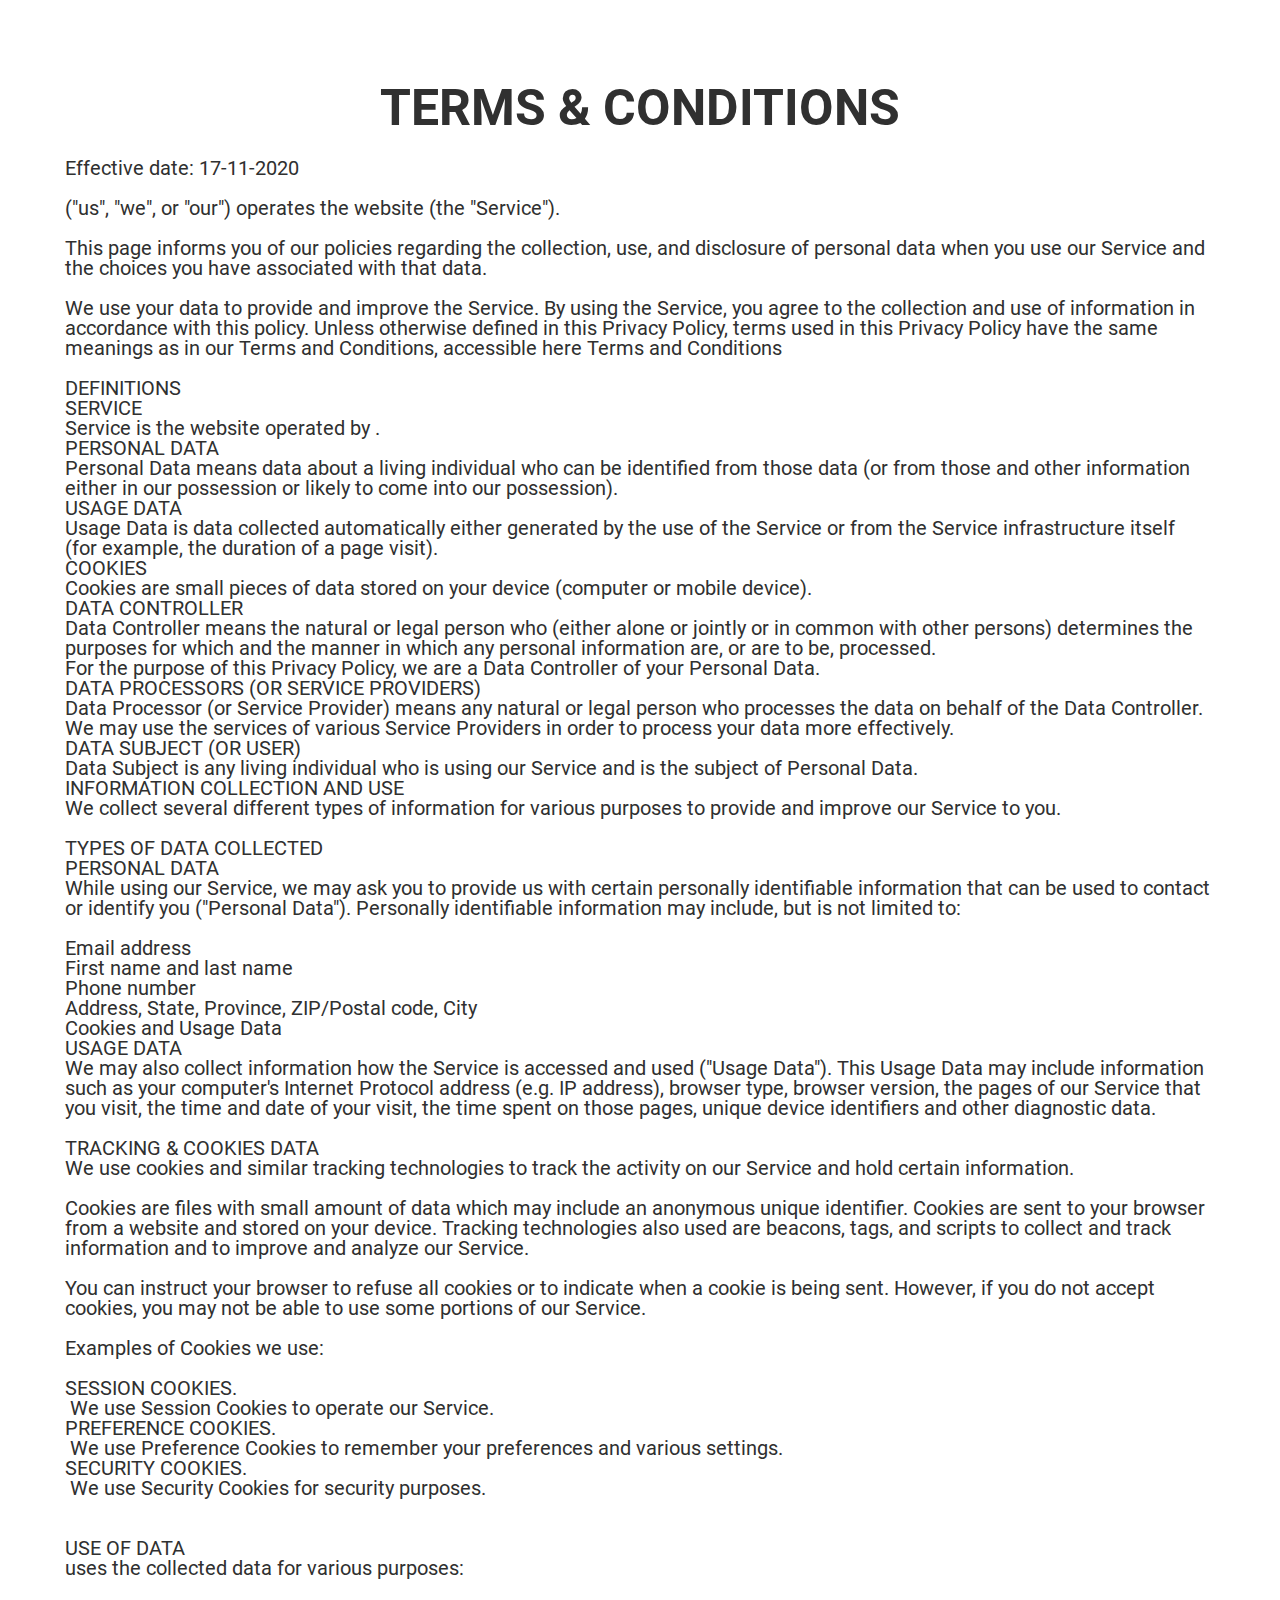
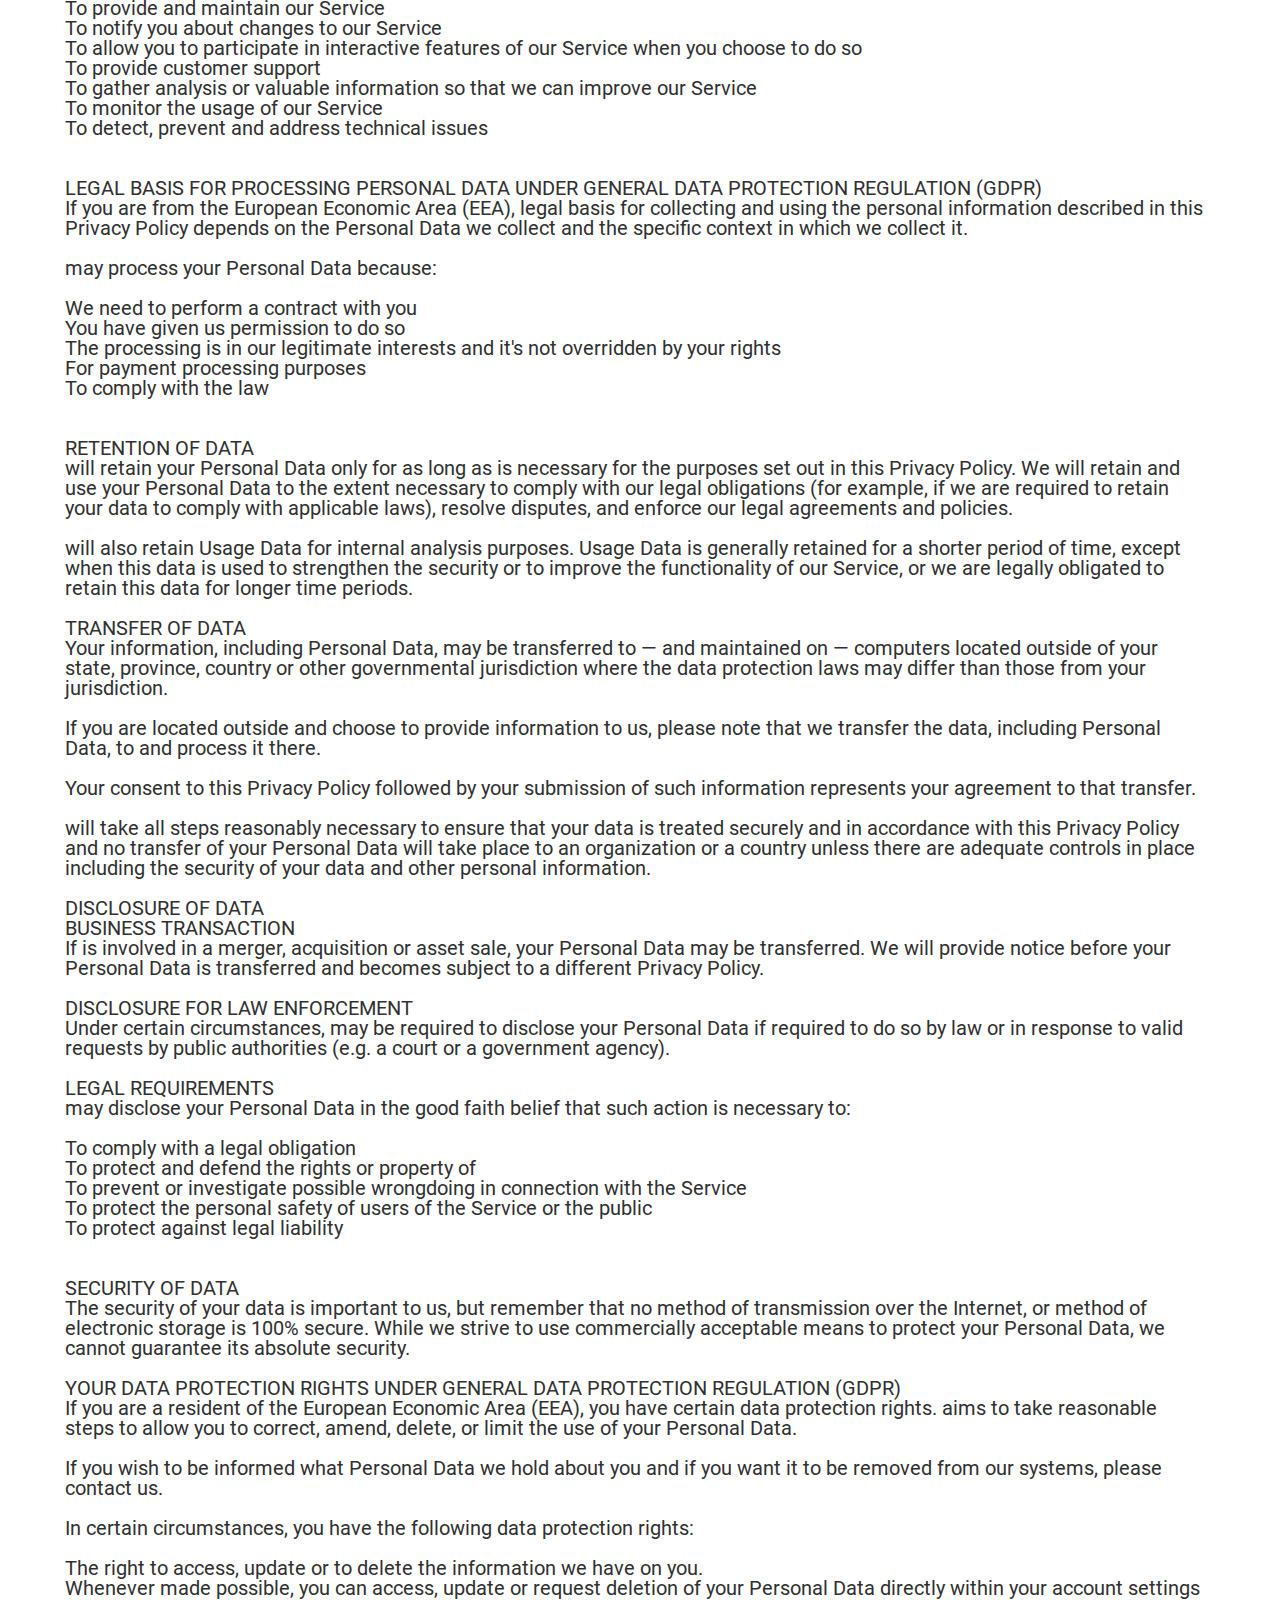
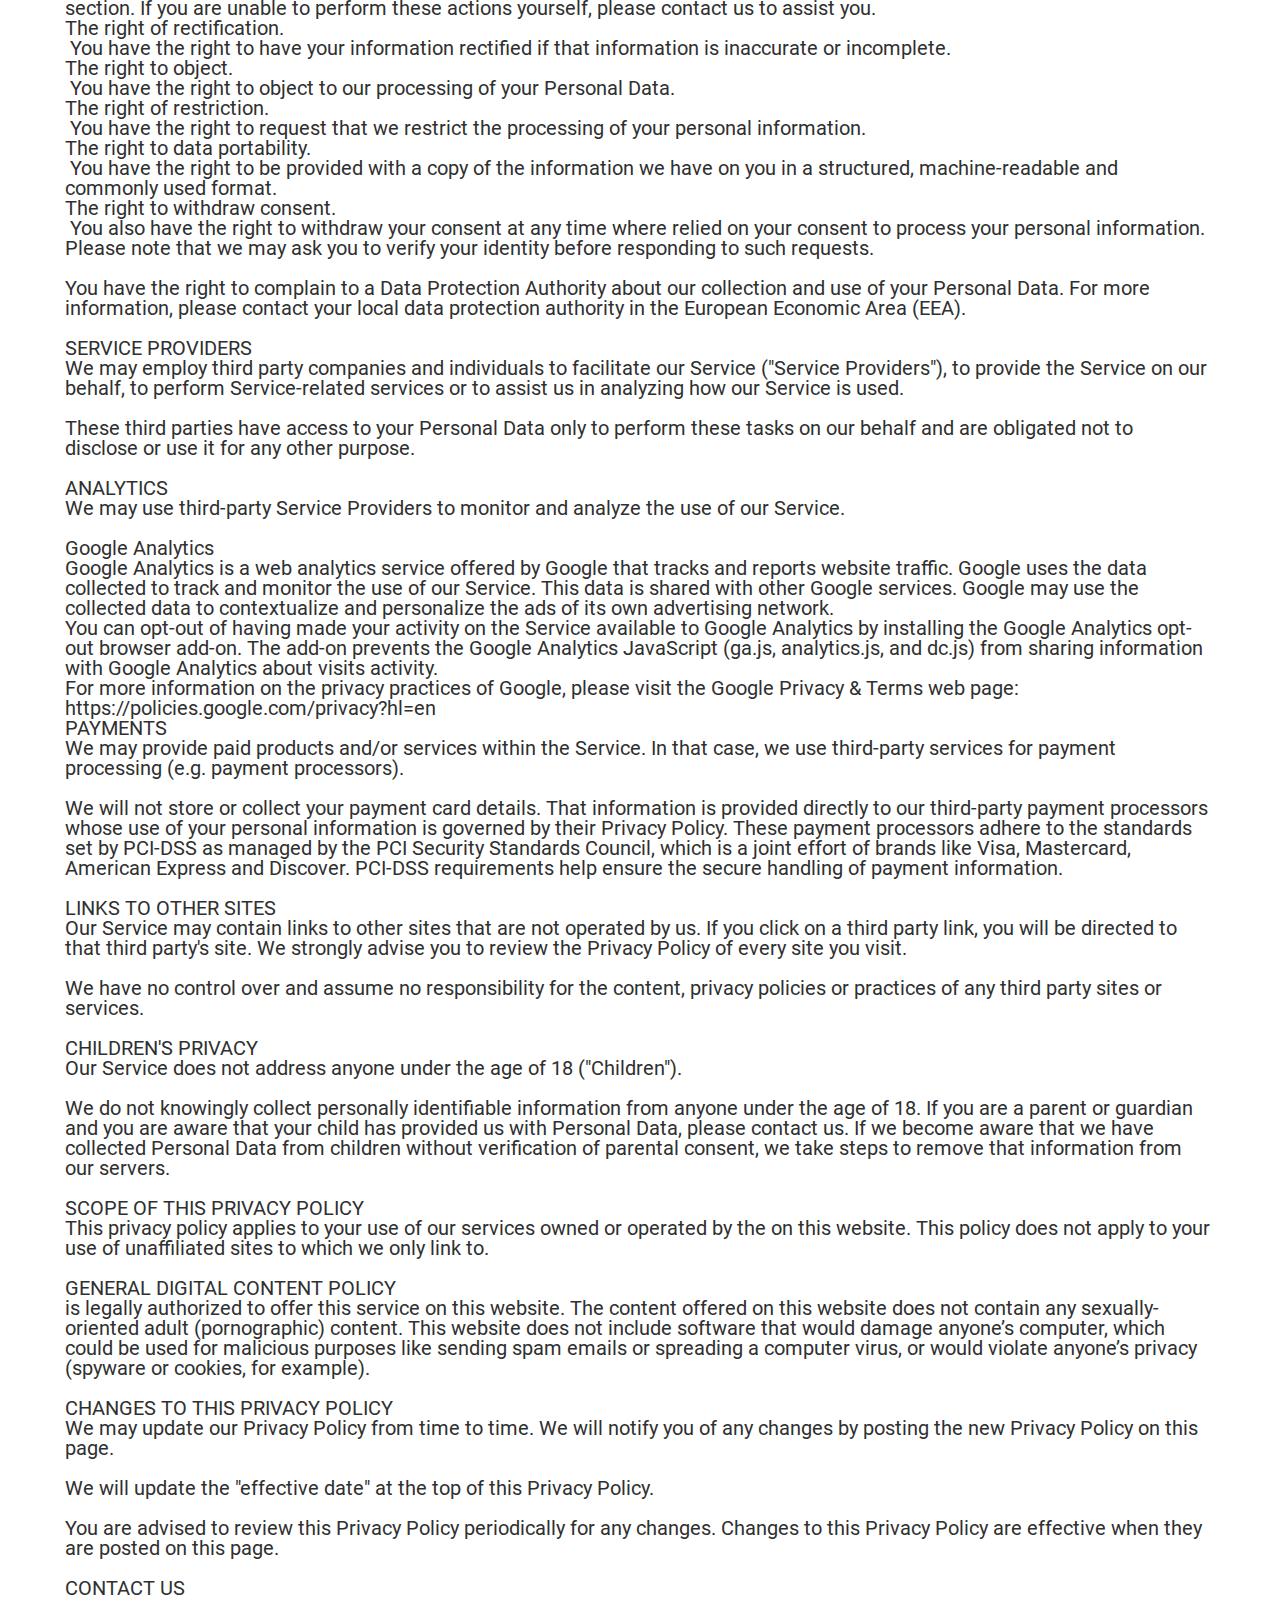
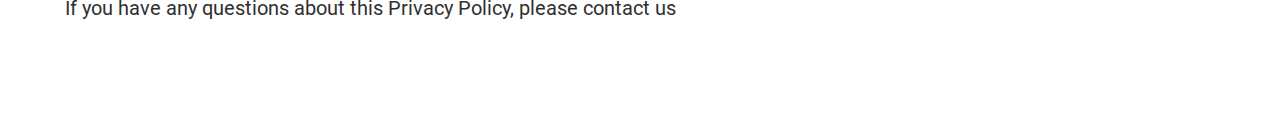
<file: must/termsandconditions.html>
<!DOCTYPE html>
				<!-- This website was created in Funnelish. http://funnelish.com -->
				<!-- Last Published: 2024-07-07 20:17:10 +0000 UTC -->
				<html lang="en">
					<head>
	<meta http-equiv="Content-Type" content="text/html; charset=UTF-8"/>
						<title>Terms and Conditions</title>
	<link rel="canonical" href="https://ihooverrobot.netlify.app/must/termsandconditions.html" />
						<meta http-equiv="X-UA-Compatible" content="ie=edge">
						<meta name="description" content="">
						<meta name="keywords" content="">
						<meta name="author" content="">
						<meta name="userid" content="49605">
						<meta name="pageid" content="1323099">
						<meta name="stepid" content="1191815">
						<meta name="funnelid" content="382647">
						<meta name="version" content="app-v1">
						<meta name="viewport" content="width=device-width, initial-scale=1.0" >
						<!-- FAVICON -->
						<link rel="icon" href="../img-sub/24682/206321/1707845970-package.png">
						<link rel="dns-prefetch" href="https://img.funnelish.com" crossorigin >
						<link rel="preconnect" href="https://img.funnelish.com" crossorigin >
						<link rel="preconnect" href="https://img.funnelish.com" >
						<link rel="dns-prefetch" href="https://img.funnelish.com" >
						<link rel="preconnect" href="https://images.funnelish.com" >
						<link rel="preconnect" href="https://img.youtube.com"  >
						<link rel="dns-prefetch" href="https://img.youtube.com" >
						<link rel="preload" href="../core.min.js" as="script" >
						<link rel="preload" href="../core.min.css" as="style" >
						<!-- Fonts -->
	<link rel="preconnect" href="https://fonts.gstatic.com" crossorigin>
	<style>
	</style>
	<style>
		/* https://fonts.googleapis.com/css?family=Roboto:400,700&display=swap&subset=all */
		@font-face{font-family:roboto;font-style:normal;font-weight:400;font-display:swap;src:url(../s/roboto/v30/KFOmCnqEu92Fr1Mu72xKOzY.woff)format('woff2');unicode-range:U+0460-052F,U+1C80-1C88,U+20B4,U+2DE0-2DFF,U+A640-A69F,U+FE2E-FE2F}@font-face{font-family:roboto;font-style:normal;font-weight:400;font-display:swap;src:url(../s/roboto/v30/KFOmCnqEu92Fr1Mu5mxKOzY.woff)format('woff2');unicode-range:U+0301,U+0400-045F,U+0490-0491,U+04B0-04B1,U+2116}@font-face{font-family:roboto;font-style:normal;font-weight:400;font-display:swap;src:url(../s/roboto/v30/KFOmCnqEu92Fr1Mu7mxKOzY.woff)format('woff2');unicode-range:U+1F00-1FFF}@font-face{font-family:roboto;font-style:normal;font-weight:400;font-display:swap;src:url(../s/roboto/v30/KFOmCnqEu92Fr1Mu4WxKOzY.woff)format('woff2');unicode-range:U+0370-0377,U+037A-037F,U+0384-038A,U+038C,U+038E-03A1,U+03A3-03FF}@font-face{font-family:roboto;font-style:normal;font-weight:400;font-display:swap;src:url(../s/roboto/v30/KFOmCnqEu92Fr1Mu7WxKOzY.woff)format('woff2');unicode-range:U+0102-0103,U+0110-0111,U+0128-0129,U+0168-0169,U+01A0-01A1,U+01AF-01B0,U+0300-0301,U+0303-0304,U+0308-0309,U+0323,U+0329,U+1EA0-1EF9,U+20AB}@font-face{font-family:roboto;font-style:normal;font-weight:400;font-display:swap;src:url(../s/roboto/v30/KFOmCnqEu92Fr1Mu7GxKOzY.woff)format('woff2');unicode-range:U+0100-02AF,U+0304,U+0308,U+0329,U+1E00-1E9F,U+1EF2-1EFF,U+2020,U+20A0-20AB,U+20AD-20C0,U+2113,U+2C60-2C7F,U+A720-A7FF}@font-face{font-family:roboto;font-style:normal;font-weight:400;font-display:swap;src:url(../s/roboto/v30/KFOmCnqEu92Fr1Mu4mxK.woff)format('woff2');unicode-range:U+0000-00FF,U+0131,U+0152-0153,U+02BB-02BC,U+02C6,U+02DA,U+02DC,U+0304,U+0308,U+0329,U+2000-206F,U+2074,U+20AC,U+2122,U+2191,U+2193,U+2212,U+2215,U+FEFF,U+FFFD}@font-face{font-family:roboto;font-style:normal;font-weight:700;font-display:swap;src:url(../s/roboto/v30/KFOlCnqEu92Fr1MmWUlfCRc4EsA.woff)format('woff2');unicode-range:U+0460-052F,U+1C80-1C88,U+20B4,U+2DE0-2DFF,U+A640-A69F,U+FE2E-FE2F}@font-face{font-family:roboto;font-style:normal;font-weight:700;font-display:swap;src:url(../s/roboto/v30/KFOlCnqEu92Fr1MmWUlfABc4EsA.woff)format('woff2');unicode-range:U+0301,U+0400-045F,U+0490-0491,U+04B0-04B1,U+2116}@font-face{font-family:roboto;font-style:normal;font-weight:700;font-display:swap;src:url(../s/roboto/v30/KFOlCnqEu92Fr1MmWUlfCBc4EsA.woff)format('woff2');unicode-range:U+1F00-1FFF}@font-face{font-family:roboto;font-style:normal;font-weight:700;font-display:swap;src:url(../s/roboto/v30/KFOlCnqEu92Fr1MmWUlfBxc4EsA.woff)format('woff2');unicode-range:U+0370-0377,U+037A-037F,U+0384-038A,U+038C,U+038E-03A1,U+03A3-03FF}@font-face{font-family:roboto;font-style:normal;font-weight:700;font-display:swap;src:url(../s/roboto/v30/KFOlCnqEu92Fr1MmWUlfCxc4EsA.woff)format('woff2');unicode-range:U+0102-0103,U+0110-0111,U+0128-0129,U+0168-0169,U+01A0-01A1,U+01AF-01B0,U+0300-0301,U+0303-0304,U+0308-0309,U+0323,U+0329,U+1EA0-1EF9,U+20AB}@font-face{font-family:roboto;font-style:normal;font-weight:700;font-display:swap;src:url(../s/roboto/v30/KFOlCnqEu92Fr1MmWUlfChc4EsA.woff)format('woff2');unicode-range:U+0100-02AF,U+0304,U+0308,U+0329,U+1E00-1E9F,U+1EF2-1EFF,U+2020,U+20A0-20AB,U+20AD-20C0,U+2113,U+2C60-2C7F,U+A720-A7FF}@font-face{font-family:roboto;font-style:normal;font-weight:700;font-display:swap;src:url(../s/roboto/v30/KFOlCnqEu92Fr1MmWUlfBBc4.woff)format('woff2');unicode-range:U+0000-00FF,U+0131,U+0152-0153,U+02BB-02BC,U+02C6,U+02DA,U+02DC,U+0304,U+0308,U+0329,U+2000-206F,U+2074,U+20AC,U+2122,U+2191,U+2193,U+2212,U+2215,U+FEFF,U+FFFD}
	</style>
						<!-- Funnel -->
						<script>let FUNNEL = {"id":382647,"name":"iHoover Robot (FR)","currency_code":"EUR","test_mode":false};</script>
						<!-- Products -->
						<script>let PRODUCTS = null;</script>
						<!-- Step -->
						<script>let STEP = {"id":1191815,"created_at":"2024-07-07T20:17:10Z","updated_at":"2024-07-07T20:18:37Z","name":"Terms and Conditions","path":"Terms and Conditions","type":6,"url":"vevor.funnelish.com/italy/Terms and Conditions","user_id":49605,"funnel_id":382647,"template_id":0,"order_index":3,"thumbnail_hash":"","domain_name":"vevor.funnelish.com","domain_id":1,"pages":null,"ab_type":"","cloning_products":null};</script>
						<!-- Apps Head -->
						<script>
	let APPS = [];
</script>
						<link async rel="stylesheet" href="../core.min.css" >
						<script>
							/*! lazysizes - v5.3.1 */
							!function(e){var t=function(u,D,f){"use strict";var k,H;if(function(){var e;var t={lazyClass:"lazyload",loadedClass:"lazyloaded",loadingClass:"lazyloading",preloadClass:"lazypreload",errorClass:"lazyerror",autosizesClass:"lazyautosizes",fastLoadedClass:"ls-is-cached",iframeLoadMode:0,srcAttr:"data-src",srcsetAttr:"data-srcset",sizesAttr:"data-sizes",minSize:40,customMedia:{},init:true,expFactor:1.5,hFac:.8,loadMode:2,loadHidden:true,ricTimeout:0,throttleDelay:125};H=u.lazySizesConfig||u.lazysizesConfig||{};for(e in t){if(!(e in H)){H[e]=t[e]}}}(),!D||!D.getElementsByClassName){return{init:function(){},cfg:H,noSupport:true}}var O=D.documentElement,i=u.HTMLPictureElement,P="addEventListener",$="getAttribute",q=u[P].bind(u),I=u.setTimeout,U=u.requestAnimationFrame||I,o=u.requestIdleCallback,j=/^picture$/i,r=["load","error","lazyincluded","_lazyloaded"],a={},G=Array.prototype.forEach,J=function(e,t){if(!a[t]){a[t]=new RegExp("(\\s|^)"+t+"(\\s|$)")}return a[t].test(e[$]("class")||"")&&a[t]},K=function(e,t){if(!J(e,t)){e.setAttribute("class",(e[$]("class")||"").trim()+" "+t)}},Q=function(e,t){var a;if(a=J(e,t)){e.setAttribute("class",(e[$]("class")||"").replace(a," "))}},V=function(t,a,e){var i=e?P:"removeEventListener";if(e){V(t,a)}r.forEach(function(e){t[i](e,a)})},X=function(e,t,a,i,r){var n=D.createEvent("Event");if(!a){a={}}a.instance=k;n.initEvent(t,!i,!r);n.detail=a;e.dispatchEvent(n);return n},Y=function(e,t){var a;if(!i&&(a=u.picturefill||H.pf)){if(t&&t.src&&!e[$]("srcset")){e.setAttribute("srcset",t.src)}a({reevaluate:true,elements:[e]})}else if(t&&t.src){e.src=t.src}},Z=function(e,t){return(getComputedStyle(e,null)||{})[t]},s=function(e,t,a){a=a||e.offsetWidth;while(a<H.minSize&&t&&!e._lazysizesWidth){a=t.offsetWidth;t=t.parentNode}return a},ee=function(){var a,i;var t=[];var r=[];var n=t;var s=function(){var e=n;n=t.length?r:t;a=true;i=false;while(e.length){e.shift()()}a=false};var e=function(e,t){if(a&&!t){e.apply(this,arguments)}else{n.push(e);if(!i){i=true;(D.hidden?I:U)(s)}}};e._lsFlush=s;return e}(),te=function(a,e){return e?function(){ee(a)}:function(){var e=this;var t=arguments;ee(function(){a.apply(e,t)})}},ae=function(e){var a;var i=0;var r=H.throttleDelay;var n=H.ricTimeout;var t=function(){a=false;i=f.now();e()};var s=o&&n>49?function(){o(t,{timeout:n});if(n!==H.ricTimeout){n=H.ricTimeout}}:te(function(){I(t)},true);return function(e){var t;if(e=e===true){n=33}if(a){return}a=true;t=r-(f.now()-i);if(t<0){t=0}if(e||t<9){s()}else{I(s,t)}}},ie=function(e){var t,a;var i=99;var r=function(){t=null;e()};var n=function(){var e=f.now()-a;if(e<i){I(n,i-e)}else{(o||r)(r)}};return function(){a=f.now();if(!t){t=I(n,i)}}},e=function(){var v,m,c,h,e;var y,z,g,p,C,b,A;var n=/^img$/i;var d=/^iframe$/i;var E="onscroll"in u&&!/(gle|ing)bot/.test(navigator.userAgent);var _=0;var w=0;var M=0;var N=-1;var L=function(e){M--;if(!e||M<0||!e.target){M=0}};var x=function(e){if(A==null){A=Z(D.body,"visibility")=="hidden"}return A||!(Z(e.parentNode,"visibility")=="hidden"&&Z(e,"visibility")=="hidden")};var W=function(e,t){var a;var i=e;var r=x(e);g-=t;b+=t;p-=t;C+=t;while(r&&(i=i.offsetParent)&&i!=D.body&&i!=O){r=(Z(i,"opacity")||1)>0;if(r&&Z(i,"overflow")!="visible"){a=i.getBoundingClientRect();r=C>a.left&&p<a.right&&b>a.top-1&&g<a.bottom+1}}return r};var t=function(){var e,t,a,i,r,n,s,o,l,u,f,c;var d=k.elements;if((h=H.loadMode)&&M<8&&(e=d.length)){t=0;N++;for(;t<e;t++){if(!d[t]||d[t]._lazyRace){continue}if(!E||k.prematureUnveil&&k.prematureUnveil(d[t])){R(d[t]);continue}if(!(o=d[t][$]("data-expand"))||!(n=o*1)){n=w}if(!u){u=!H.expand||H.expand<1?O.clientHeight>500&&O.clientWidth>500?500:370:H.expand;k._defEx=u;f=u*H.expFactor;c=H.hFac;A=null;if(w<f&&M<1&&N>2&&h>2&&!D.hidden){w=f;N=0}else if(h>1&&N>1&&M<6){w=u}else{w=_}}if(l!==n){y=innerWidth+n*c;z=innerHeight+n;s=n*-1;l=n}a=d[t].getBoundingClientRect();if((b=a.bottom)>=s&&(g=a.top)<=z&&(C=a.right)>=s*c&&(p=a.left)<=y&&(b||C||p||g)&&(H.loadHidden||x(d[t]))&&(m&&M<3&&!o&&(h<3||N<4)||W(d[t],n))){R(d[t]);r=true;if(M>9){break}}else if(!r&&m&&!i&&M<4&&N<4&&h>2&&(v[0]||H.preloadAfterLoad)&&(v[0]||!o&&(b||C||p||g||d[t][$](H.sizesAttr)!="auto"))){i=v[0]||d[t]}}if(i&&!r){R(i)}}};var a=ae(t);var S=function(e){var t=e.target;if(t._lazyCache){delete t._lazyCache;return}L(e);K(t,H.loadedClass);Q(t,H.loadingClass);V(t,B);X(t,"lazyloaded")};var i=te(S);var B=function(e){i({target:e.target})};var T=function(e,t){var a=e.getAttribute("data-load-mode")||H.iframeLoadMode;if(a==0){e.contentWindow.location.replace(t)}else if(a==1){e.src=t}};var F=function(e){var t;var a=e[$](H.srcsetAttr);if(t=H.customMedia[e[$]("data-media")||e[$]("media")]){e.setAttribute("media",t)}if(a){e.setAttribute("srcset",a)}};var s=te(function(t,e,a,i,r){var n,s,o,l,u,f;if(!(u=X(t,"lazybeforeunveil",e)).defaultPrevented){if(i){if(a){K(t,H.autosizesClass)}else{t.setAttribute("sizes",i)}}s=t[$](H.srcsetAttr);n=t[$](H.srcAttr);if(r){o=t.parentNode;l=o&&j.test(o.nodeName||"")}f=e.firesLoad||"src"in t&&(s||n||l);u={target:t};K(t,H.loadingClass);if(f){clearTimeout(c);c=I(L,2500);V(t,B,true)}if(l){G.call(o.getElementsByTagName("source"),F)}if(s){t.setAttribute("srcset",s)}else if(n&&!l){if(d.test(t.nodeName)){T(t,n)}else{t.src=n}}if(r&&(s||l)){Y(t,{src:n})}}if(t._lazyRace){delete t._lazyRace}Q(t,H.lazyClass);ee(function(){var e=t.complete&&t.naturalWidth>1;if(!f||e){if(e){K(t,H.fastLoadedClass)}S(u);t._lazyCache=true;I(function(){if("_lazyCache"in t){delete t._lazyCache}},9)}if(t.loading=="lazy"){M--}},true)});var R=function(e){if(e._lazyRace){return}var t;var a=n.test(e.nodeName);var i=a&&(e[$](H.sizesAttr)||e[$]("sizes"));var r=i=="auto";if((r||!m)&&a&&(e[$]("src")||e.srcset)&&!e.complete&&!J(e,H.errorClass)&&J(e,H.lazyClass)){return}t=X(e,"lazyunveilread").detail;if(r){re.updateElem(e,true,e.offsetWidth)}e._lazyRace=true;M++;s(e,t,r,i,a)};var r=ie(function(){H.loadMode=3;a()});var o=function(){if(H.loadMode==3){H.loadMode=2}r()};var l=function(){if(m){return}if(f.now()-e<999){I(l,999);return}m=true;H.loadMode=3;a();q("scroll",o,true)};return{_:function(){e=f.now();k.elements=D.getElementsByClassName(H.lazyClass);v=D.getElementsByClassName(H.lazyClass+" "+H.preloadClass);q("scroll",a,true);q("resize",a,true);q("pageshow",function(e){if(e.persisted){var t=D.querySelectorAll("."+H.loadingClass);if(t.length&&t.forEach){U(function(){t.forEach(function(e){if(e.complete){R(e)}})})}}});if(u.MutationObserver){new MutationObserver(a).observe(O,{childList:true,subtree:true,attributes:true})}else{O[P]("DOMNodeInserted",a,true);O[P]("DOMAttrModified",a,true);setInterval(a,999)}q("hashchange",a,true);["focus","mouseover","click","load","transitionend","animationend"].forEach(function(e){D[P](e,a,true)});if(/d$|^c/.test(D.readyState)){l()}else{q("load",l);D[P]("DOMContentLoaded",a);I(l,2e4)}if(k.elements.length){t();ee._lsFlush()}else{a()}},checkElems:a,unveil:R,_aLSL:o}}(),re=function(){var a;var n=te(function(e,t,a,i){var r,n,s;e._lazysizesWidth=i;i+="px";e.setAttribute("sizes",i);if(j.test(t.nodeName||"")){r=t.getElementsByTagName("source");for(n=0,s=r.length;n<s;n++){r[n].setAttribute("sizes",i)}}if(!a.detail.dataAttr){Y(e,a.detail)}});var i=function(e,t,a){var i;var r=e.parentNode;if(r){a=s(e,r,a);i=X(e,"lazybeforesizes",{width:a,dataAttr:!!t});if(!i.defaultPrevented){a=i.detail.width;if(a&&a!==e._lazysizesWidth){n(e,r,i,a)}}}};var e=function(){var e;var t=a.length;if(t){e=0;for(;e<t;e++){i(a[e])}}};var t=ie(e);return{_:function(){a=D.getElementsByClassName(H.autosizesClass);q("resize",t)},checkElems:t,updateElem:i}}(),t=function(){if(!t.i&&D.getElementsByClassName){t.i=true;re._();e._()}};return I(function(){H.init&&t()}),k={cfg:H,autoSizer:re,loader:e,init:t,uP:Y,aC:K,rC:Q,hC:J,fire:X,gW:s,rAF:ee}}(e,e.document,Date);e.lazySizes=t,"object"==typeof module&&module.exports&&(module.exports=t)}("undefined"!=typeof window?window:{});
						</script>
						<!-- Custom CSS -->
						<style>/* CSS */
    </style>
						<!-- Funnel - Lazy Tracking Codes -->
						<script>let LAZY_CODES = [];</script>
						<!-- Funnel - Custom Tracking Codes (Head) -->
						<!-- Custom JS (Head) -->
					</head>
					<body>
						<div id=render-table class="main_wrapper_main desktop_grid" style="background-color: rgb(255, 255, 255); background-size: auto; background-repeat: no-repeat; padding: 68px 30px 100px; border-width: 0px; border-style: solid; border-color: transparent; color: rgb(37, 42, 50); font-family: Roboto; font-size: 14px;"><main class=main-wrapper><section data-v-6bea8f81 data-eid=636682 id=636682 class="section full" style="background-size: auto; background-repeat: no-repeat;"><div data-v-4b3acc2c data-v-6bea8f81 data-eid=301005 id=301005 class=section_row style="border-width: 0px; border-style: solid; border-color: transparent; color: rgb(48, 48, 48); font-size: 14px; text-align: initial; margin: 0px; padding: 0px; background-size: auto; background-repeat: no-repeat;"><div data-v-796cd32d data-v-4b3acc2c class=row-column style="width: 100%;"><div data-v-7da0ed78 data-v-796cd32d data-eid=198883 class=element-wrapper><div data-v-7da0ed78 class="headline el-198883" style="line-height: 1; margin: 10px 0px 0px; padding: 5px; text-shadow: transparent 0px 0px 0px;"><style> .el-198883  {
    font-size: 18px;
    text-align: center;
} </style><div class=headline-inner><h1 style="text-align: center;"><strong style="font-size: 50px;">TERMS & CONDITIONS</strong></h1></div></div></div></div></div><div data-v-4b3acc2c data-v-6bea8f81 data-eid=35167 id=35167 class=section_row style="border-width: 0px; border-style: solid; border-color: transparent; color: rgb(48, 48, 48); font-size: 14px; text-align: initial; margin: 0px; padding: 0px; background-size: auto; background-repeat: no-repeat;"><div data-v-796cd32d data-v-4b3acc2c class=row-column style="width: 100%;"><div data-v-7da0ed78 data-v-796cd32d data-eid=242925 class=element-wrapper><div data-v-7da0ed78 class="paragraph el-242925" style="line-height: 1; margin: 10px 0px 0px; padding: 10px; text-shadow: transparent 0px 0px 0px;"><style> .el-242925  {
    font-size: 20px;
    text-align: left;
} </style><div class=paragraph-inner><p>Effective date: 17-11-2020<p><br><p>("us", "we", or "our") operates the website (the "Service").<p><br><p>This page informs you of our policies regarding the collection, use, and disclosure of personal data when you use our Service and the choices you have associated with that data.<p><br><p>We use your data to provide and improve the Service. By using the Service, you agree to the collection and use of information in accordance with this policy. Unless otherwise defined in this Privacy Policy, terms used in this Privacy Policy have the same meanings as in our Terms and Conditions, accessible here Terms and Conditions<p><br><p>DEFINITIONS<p>SERVICE<p>Service is the website operated by .<p>PERSONAL DATA<p>Personal Data means data about a living individual who can be identified from those data (or from those and other information either in our possession or likely to come into our possession).<p>USAGE DATA<p>Usage Data is data collected automatically either generated by the use of the Service or from the Service infrastructure itself (for example, the duration of a page visit).<p>COOKIES<p>Cookies are small pieces of data stored on your device (computer or mobile device).<p>DATA CONTROLLER<p>Data Controller means the natural or legal person who (either alone or jointly or in common with other persons) determines the purposes for which and the manner in which any personal information are, or are to be, processed.<p>For the purpose of this Privacy Policy, we are a Data Controller of your Personal Data.<p>DATA PROCESSORS (OR SERVICE PROVIDERS)<p>Data Processor (or Service Provider) means any natural or legal person who processes the data on behalf of the Data Controller. We may use the services of various Service Providers in order to process your data more effectively.<p>DATA SUBJECT (OR USER)<p>Data Subject is any living individual who is using our Service and is the subject of Personal Data.<p>INFORMATION COLLECTION AND USE<p>We collect several different types of information for various purposes to provide and improve our Service to you.<p><br><p>TYPES OF DATA COLLECTED<p>PERSONAL DATA<p>While using our Service, we may ask you to provide us with certain personally identifiable information that can be used to contact or identify you ("Personal Data"). Personally identifiable information may include, but is not limited to:<p><br><p>Email address<p>First name and last name<p>Phone number<p>Address, State, Province, ZIP/Postal code, City<p>Cookies and Usage Data<p>USAGE DATA<p>We may also collect information how the Service is accessed and used ("Usage Data"). This Usage Data may include information such as your computer's Internet Protocol address (e.g. IP address), browser type, browser version, the pages of our Service that you visit, the time and date of your visit, the time spent on those pages, unique device identifiers and other diagnostic data.<p><br><p>TRACKING & COOKIES DATA<p>We use cookies and similar tracking technologies to track the activity on our Service and hold certain information.<p><br><p>Cookies are files with small amount of data which may include an anonymous unique identifier. Cookies are sent to your browser from a website and stored on your device. Tracking technologies also used are beacons, tags, and scripts to collect and track information and to improve and analyze our Service.<p><br><p>You can instruct your browser to refuse all cookies or to indicate when a cookie is being sent. However, if you do not accept cookies, you may not be able to use some portions of our Service.<p><br><p>Examples of Cookies we use:<p><br><p>SESSION COOKIES.<p>&nbsp;We use Session Cookies to operate our Service.<p>PREFERENCE COOKIES.<p>&nbsp;We use Preference Cookies to remember your preferences and various settings.<p>SECURITY COOKIES.<p>&nbsp;We use Security Cookies for security purposes.<p><br><p><br><p>USE OF DATA<p>uses the collected data for various purposes:<p><br><p>To provide and maintain our Service<p>To notify you about changes to our Service<p>To allow you to participate in interactive features of our Service when you choose to do so<p>To provide customer support<p>To gather analysis or valuable information so that we can improve our Service<p>To monitor the usage of our Service<p>To detect, prevent and address technical issues<p><br><p><br><p>LEGAL BASIS FOR PROCESSING PERSONAL DATA UNDER GENERAL DATA PROTECTION REGULATION (GDPR)<p>If you are from the European Economic Area (EEA), legal basis for collecting and using the personal information described in this Privacy Policy depends on the Personal Data we collect and the specific context in which we collect it.<p><br><p>may process your Personal Data because:<p><br><p>We need to perform a contract with you<p>You have given us permission to do so<p>The processing is in our legitimate interests and it's not overridden by your rights<p>For payment processing purposes<p>To comply with the law<p><br><p><br><p>RETENTION OF DATA<p>will retain your Personal Data only for as long as is necessary for the purposes set out in this Privacy Policy. We will retain and use your Personal Data to the extent necessary to comply with our legal obligations (for example, if we are required to retain your data to comply with applicable laws), resolve disputes, and enforce our legal agreements and policies.<p><br><p>will also retain Usage Data for internal analysis purposes. Usage Data is generally retained for a shorter period of time, except when this data is used to strengthen the security or to improve the functionality of our Service, or we are legally obligated to retain this data for longer time periods.<p><br><p>TRANSFER OF DATA<p>Your information, including Personal Data, may be transferred to — and maintained on — computers located outside of your state, province, country or other governmental jurisdiction where the data protection laws may differ than those from your jurisdiction.<p><br><p>If you are located outside and choose to provide information to us, please note that we transfer the data, including Personal Data, to and process it there.<p><br><p>Your consent to this Privacy Policy followed by your submission of such information represents your agreement to that transfer.<p><br><p>will take all steps reasonably necessary to ensure that your data is treated securely and in accordance with this Privacy Policy and no transfer of your Personal Data will take place to an organization or a country unless there are adequate controls in place including the security of your data and other personal information.<p><br><p>DISCLOSURE OF DATA<p>BUSINESS TRANSACTION<p>If is involved in a merger, acquisition or asset sale, your Personal Data may be transferred. We will provide notice before your Personal Data is transferred and becomes subject to a different Privacy Policy.<p><br><p>DISCLOSURE FOR LAW ENFORCEMENT<p>Under certain circumstances, may be required to disclose your Personal Data if required to do so by law or in response to valid requests by public authorities (e.g. a court or a government agency).<p><br><p>LEGAL REQUIREMENTS<p>may disclose your Personal Data in the good faith belief that such action is necessary to:<p><br><p>To comply with a legal obligation<p>To protect and defend the rights or property of<p>To prevent or investigate possible wrongdoing in connection with the Service<p>To protect the personal safety of users of the Service or the public<p>To protect against legal liability<p><br><p><br><p>SECURITY OF DATA<p>The security of your data is important to us, but remember that no method of transmission over the Internet, or method of electronic storage is 100% secure. While we strive to use commercially acceptable means to protect your Personal Data, we cannot guarantee its absolute security.<p><br><p>YOUR DATA PROTECTION RIGHTS UNDER GENERAL DATA PROTECTION REGULATION (GDPR)<p>If you are a resident of the European Economic Area (EEA), you have certain data protection rights. aims to take reasonable steps to allow you to correct, amend, delete, or limit the use of your Personal Data.<p><br><p>If you wish to be informed what Personal Data we hold about you and if you want it to be removed from our systems, please contact us.<p><br><p>In certain circumstances, you have the following data protection rights:<p><br><p>The right to access, update or to delete the information we have on you.<p>Whenever made possible, you can access, update or request deletion of your Personal Data directly within your account settings section. If you are unable to perform these actions yourself, please contact us to assist you.<p>The right of rectification.<p>&nbsp;You have the right to have your information rectified if that information is inaccurate or incomplete.<p>The right to object.<p>&nbsp;You have the right to object to our processing of your Personal Data.<p>The right of restriction.<p>&nbsp;You have the right to request that we restrict the processing of your personal information.<p>The right to data portability.<p>&nbsp;You have the right to be provided with a copy of the information we have on you in a structured, machine-readable and commonly used format.<p>The right to withdraw consent.<p>&nbsp;You also have the right to withdraw your consent at any time where relied on your consent to process your personal information.<p>Please note that we may ask you to verify your identity before responding to such requests.<p><br><p>You have the right to complain to a Data Protection Authority about our collection and use of your Personal Data. For more information, please contact your local data protection authority in the European Economic Area (EEA).<p><br><p>SERVICE PROVIDERS<p>We may employ third party companies and individuals to facilitate our Service ("Service Providers"), to provide the Service on our behalf, to perform Service-related services or to assist us in analyzing how our Service is used.<p><br><p>These third parties have access to your Personal Data only to perform these tasks on our behalf and are obligated not to disclose or use it for any other purpose.<p><br><p>ANALYTICS<p>We may use third-party Service Providers to monitor and analyze the use of our Service.<p><br><p>Google Analytics<p>Google Analytics is a web analytics service offered by Google that tracks and reports website traffic. Google uses the data collected to track and monitor the use of our Service. This data is shared with other Google services. Google may use the collected data to contextualize and personalize the ads of its own advertising network.<p>You can opt-out of having made your activity on the Service available to Google Analytics by installing the Google Analytics opt-out browser add-on. The add-on prevents the Google Analytics JavaScript (ga.js, analytics.js, and dc.js) from sharing information with Google Analytics about visits activity.<p>For more information on the privacy practices of Google, please visit the Google Privacy & Terms web page: https://policies.google.com/privacy?hl=en<p>PAYMENTS<p>We may provide paid products and/or services within the Service. In that case, we use third-party services for payment processing (e.g. payment processors).<p><br><p>We will not store or collect your payment card details. That information is provided directly to our third-party payment processors whose use of your personal information is governed by their Privacy Policy. These payment processors adhere to the standards set by PCI-DSS as managed by the PCI Security Standards Council, which is a joint effort of brands like Visa, Mastercard, American Express and Discover. PCI-DSS requirements help ensure the secure handling of payment information.<p><br><p>LINKS TO OTHER SITES<p>Our Service may contain links to other sites that are not operated by us. If you click on a third party link, you will be directed to that third party's site. We strongly advise you to review the Privacy Policy of every site you visit.<p><br><p>We have no control over and assume no responsibility for the content, privacy policies or practices of any third party sites or services.<p><br><p>CHILDREN'S PRIVACY<p>Our Service does not address anyone under the age of 18 ("Children").<p><br><p>We do not knowingly collect personally identifiable information from anyone under the age of 18. If you are a parent or guardian and you are aware that your child has provided us with Personal Data, please contact us. If we become aware that we have collected Personal Data from children without verification of parental consent, we take steps to remove that information from our servers.<p><br><p>SCOPE OF THIS PRIVACY POLICY<p>This privacy policy applies to your use of our services owned or operated by the on this website. This policy does not apply to your use of unaffiliated sites to which we only link to.<p><br><p>GENERAL DIGITAL CONTENT POLICY<p>is legally authorized to offer this service on this website. The content offered on this website does not contain any sexually-oriented adult (pornographic) content. This website does not include software that would damage anyone’s computer, which could be used for malicious purposes like sending spam emails or spreading a computer virus, or would violate anyone’s privacy (spyware or cookies, for example).<p><br><p>CHANGES TO THIS PRIVACY POLICY<p>We may update our Privacy Policy from time to time. We will notify you of any changes by posting the new Privacy Policy on this page.<p><br><p>We will update the "effective date" at the top of this Privacy Policy.<p><br><p>You are advised to review this Privacy Policy periodically for any changes. Changes to this Privacy Policy are effective when they are posted on this page.<p><br><p>CONTACT US<p>If you have any questions about this Privacy Policy, please contact us</div></div></div></div></div></section></main></div><style id=el-hover-styles></style>
						<!-- Apps Body -->
						<!-- Popups -->
						<script src="../core.min.js" type="application/javascript"></script>
						<!-- Icons -->
						<!-- Funnel - Custom Tracking Codes (Body) -->
						<!-- Custom JS (Body) -->
					</body>
				</html>
</file>
<file: core.min.css>
@charset "UTF-8";@keyframes move{0%{background-position:0 0}to{background-position:50px 50px}}@keyframes animatetop{0%{top:-300px;opacity:0}to{top:0;opacity:1}}.two-step-form{width:100%;display:flex;justify-content:center}.two-step-form .tsf-inner{width:100%;background:#fff;border:2px solid #449cf4;box-shadow:0 2px 2px RGB(211 214 215/20%),0 4px 4px RGB(211 214 215/20%),0 16px 16px RGB(211 214 215/20%),0 32px 32px RGB(211 214 215/20%),0 64px 64px RGB(211 214 215/20%);border-radius:16px;padding:15px;margin:0 auto}.two-step-form .form_body{background:inherit}.two-step-form .tsf-header{display:flex;align-items:center;justify-content:space-evenly;margin-bottom:10px;flex-wrap:nowrap}.two-step-form .tsf-header .tsf-item{display:flex;align-items:center;width:50%;margin:0 3px}.two-step-form .tsf-header .tsf-item .right{text-align:left}.two-step-form .tsf-header .tsf-item .right h3{font-weight:500;font-size:18px;line-height:150%;letter-spacing:.02em;color:#252a32;cursor:text}.two-step-form .tsf-header .tsf-item .right span{font-weight:400;font-size:13px;line-height:150%;letter-spacing:.02em;color:#c5c7d2}.two-step-form .tsf-header .tsf-item .tsf-number{min-width:40px;min-height:40px;font-weight:700;font-size:22px;line-height:150%;letter-spacing:.02em;color:#fff;margin-right:10px;display:flex;align-items:center;justify-content:center;border-radius:6px;transition:.3s all ease-in-out;cursor:pointer}.two-step-form .tsf-header .tsf-item .tsf-number:hover{opacity:.7}.two-step-form .tsf-step_1,.two-step-form .tsf-step_2{width:100%;padding:0 10px;background:inherit}.two-step-form .tsf-back{margin-top:20px;display:none;align-items:center;width:fit-content;font-size:12px;color:#adafb5;cursor:pointer}.two-step-form .tsf-back:hover{color:#7d7f85}.two-step-form .tsf-back span{margin-left:5px}.two-step-form .icon-back,.two-step-form .icon-check{background-repeat:no-repeat;background-position:center}.two-step-form .icon-check{background-image:url(~/public/img/success-check.svg);width:21px;height:21px;display:none}.two-step-form .icon-back{background-image:url(~/public/img/back.svg);width:15px;height:15px}.two-step-form.step-1 .tsf-step_1{display:block}.two-step-form.step-1 .tsf-step_2{display:none}.two-step-form.step-1 .tsf-header .tsf-item:first-child .tsf-number{background:#4368e0}.two-step-form.step-1 .tsf-header .tsf-item:last-child .tsf-number{background:#e4e6f1;color:#97aacd}.two-step-form.step-2 .tsf-back{display:flex}.two-step-form.step-2 .tsf-step_1{display:none}.two-step-form.step-2 .tsf-step_2{display:block}.two-step-form.step-2 .tsf-header .tsf-item:first-child .tsf-number{background:#15d7ae}.two-step-form.step-2 .tsf-header .tsf-item:first-child .tsf-number .icon-check{display:block}.two-step-form.step-2 .tsf-header .tsf-item:first-child .tsf-number .step_number{display:none}.two-step-form.step-2 .tsf-header .tsf-item:last-child .tsf-number{background:#4368e0}select{width:100%;padding:11px 13px;font-size:inherit;font-family:inherit;font-weight:inherit;border:1px solid #57585d;border-radius:6px}.form-element .fe-select select::-ms-expand,select::-ms-expand{display:none}.form-element .fe-select.loading{pointer-events:none;opacity:.4}.form-element .fe-select.loading .spinner{position:absolute;left:calc(50% - 14px);top:calc(50% - 14px)}.paragraph{width:100%;font-size:18px;word-break:break-word;white-space:break-spaces}.headline .headline-inner,.paragraph .paragraph-inner{width:100%}.paragraph a *,.paragraph a[href*="#no-link"] *,.paragraph a[href*="#yes-link"] *{pointer-events:none}.paragraph a{color:inherit;font-weight:inherit;font-size:inherit;font-style:inherit}blockquote,h6,ol,p,pre{margin:0;padding:0}blockquote,h1,h2,h3,h4,h5,h6,ol,p,pre,ul{counter-reset:list-1 list-2 list-3 list-4 list-5 list-6 list-7 list-8 list-9}ol,ul{padding-left:0!important}.headline *,.order-bump *,.paragraph *{line-height:inherit;letter-spacing:inherit;font-size:inherit;font-family:inherit}.headline li::before,.order-bump li::before,.paragraph li::before{margin-left:0;margin-right:5px;text-align:right;display:inline-block;white-space:nowrap}.headline ul>li::before,.order-bump ul>li::before,.paragraph ul>li::before{content:"•"}.headline ol li,.headline ul li,.order-bump ol li,.order-bump ul li,.paragraph ol li,.paragraph ul li{padding-left:0}.headline ol li,.order-bump ol li,.paragraph ol li{counter-increment:list-0}.headline ol>li,.headline ul>li,.order-bump ol>li,.order-bump ul>li,.paragraph ol>li,.paragraph ul>li{list-style-type:none}.headline ol li:before,.order-bump ol li:before,.paragraph ol li:before{content:counter(list-0,decimal)". "}.dir-rtl .headline li::before,.dir-rtl .order-bump li::before,.dir-rtl .paragraph li::before{text-align:left;margin-right:0;margin-left:5px}.headline{width:100%;font-size:25px;word-break:break-word;white-space:break-spaces}.menu{text-align:center;display:flex;flex-direction:row}.menu li{margin:5px;display:inline-block;text-decoration:inherit}.menu li,.menu li a,.menu li a *{color:inherit}.menu li a *{pointer-events:none}.btn,.menu-container{display:flex;flex-direction:column}.menu-container{width:100%;align-items:center}.btn{cursor:pointer;border:0;outline:0;font-weight:500;font-size:14px;line-height:1.2;letter-spacing:.02em;color:#f6f9fe;background:#4368e0;border-radius:4px;padding:10px 30px;transition:.15s all ease-in-out;transition-property:all;transition-duration:.2s;transition-timing-function:ease-in-out;position:relative;box-shadow:RGB(37 42 50/32%)0 1px 4px 1px}.btn.btn-v2 p,.btn.btn-v2 span{white-space:normal}.btn.btn-v2 span{vertical-align:middle;display:inline-flex}.btn.btn-v2 span[data-type=icon].left{float:left}.btn.btn-v2 span[data-type=icon].right{float:right}.btn.btn-v2 span[data-type=icon] svg{height:1em;width:1em;fill:currentColor}.btn.btn-v2 p:empty::before{content:"";display:inline-block}.btn.brdr_btn{color:#4368e0;background:#fff;border:1px solid #4368e0;padding:9px 30px}.btn .btn-headline{pointer-events:none;word-break:break-word}.btn .btn-sub-headline{display:block;font-size:12px;pointer-events:none;margin-top:10px}.btn.loading,.img a img{pointer-events:none}.btn.loading .btn-headline:not(.spinner),.btn.loading .btn-sub-headline{opacity:.4}.btn.loading .spinner{position:absolute;left:calc(50% - 14px);top:calc(50% - 14px)}.btn.block{width:100%}.btn-container{width:100%;align-items:center}.btn-container,.link-wrapper,.spacer{display:flex;flex-direction:column}.spacer{flex:1}.spacer .inner-spacer{box-sizing:border-box;border-top:2px solid #57585d;width:100%;display:block}.spacer .sp-label{font-weight:500;font-size:13px;line-height:150%;letter-spacing:.02em;color:#252a32;display:block;width:fit-content;margin-bottom:0;max-width:100%}.link-wrapper{width:100%}.link{background:0 0;display:block;transition-property:all;transition-duration:.2s;transition-timing-function:ease-in-out}#render-table,.link,.social{text-align:center}.social li{display:inline-block;margin:0 15px}.social li a{transition:.15s;color:#4368e0}.social li a:hover{color:#116dff}.social li a img{width:30px;height:30px;min-width:30px;min-height:30px;border-radius:50%;display:flex;align-items:center;justify-content:center;overflow:hidden}.social-container{flex-direction:column;display:flex;width:100%}.custom{width:100%}.custom .custom_render_block{width:100%;min-height:30px}.custom_render_block{width:100%;text-align:left}.progress-bar-wrpr{position:relative;width:100%;display:flex;justify-content:center}.progress-bar{box-sizing:content-box;position:relative;background:#555;border-radius:25px;padding:10px;box-shadow:inset 0-1px 1px rgba(255,255,255,.3);flex:1;display:flex;overflow:hidden}.progress-bar .pb-inner{flex:1;position:relative;text-decoration:inherit;font-weight:inherit;font-family:inherit;font-size:inherit}.progress-bar .pb-fill{display:block;height:100%;border-top-right-radius:8px;border-bottom-right-radius:8px;border-top-left-radius:20px;border-bottom-left-radius:20px;background-color:RGB(43,194,83);background-image:linear-gradient(RGB(43,194,83) 37%,RGB(84,240,84) 69%);box-shadow:inset 0 2px 9px rgba(255,255,255,.3),inset 0-2px 6px rgba(0,0,0,.4);position:relative;overflow:hidden}.progress-bar:not(.pb-simple) .pb-fill:after{content:"";position:absolute;top:0;left:0;bottom:0;right:0;background-image:linear-gradient(-45deg,rgba(255,255,255,.2) 25%,transparent 25%,transparent 50%,rgba(255,255,255,.2) 50%,rgba(255,255,255,.2) 75%,transparent 75%,transparent);z-index:1;background-size:50px 50px;border-top-right-radius:8px;border-bottom-right-radius:8px;border-top-left-radius:20px;border-bottom-left-radius:20px;overflow:hidden}.progress-bar:not(.pb-static) .pb-fill:after{animation:move 2s linear infinite}.progress-bar .pb-number{position:absolute;z-index:2;line-height:100%;text-decoration:inherit;font-weight:inherit;font-family:inherit;font-size:inherit}.progress-bar.pb-center .pb-number{left:50%;top:50%;transform:translate(-50%,-50%);text-decoration:inherit}.progress-bar.pb-left .pb-number{left:10px;top:50%;transform:translateY(-50%)}.progress-bar.pb-right .pb-number{right:10px;top:50%;transform:translateY(-50%)}.product-list{width:100%}.product-list,.product-list .pl-items{background:inherit}.product-list .pl-header{display:flex;align-items:center;justify-content:space-between;margin-bottom:8px;border-bottom:1px solid #eef1ff;padding:0 10px 5px}.product-list .pl-items{width:100%;flex:1;display:flex;flex-direction:column}.product-list .pl-variants{display:none;flex-direction:column;width:100%;background:inherit;font-size:14px;font-weight:400;font-style:normal;text-decoration:none;color:#708090;padding-top:5px}.product-list .pl-variants .pl-variant{display:flex;flex-direction:column;background:inherit}.product-list .pl-variants .pl-variant-name{position:relative;width:100%;display:flex;background:inherit;height:20px;flex-direction:row;align-items:center}.product-list .pl-variants .pl-variant-name>span{background:inherit;z-index:1;padding:2px 8px;left:50%;position:absolute;transform:translateX(-50%);white-space:nowrap}.product-list .pl-variants .pl-variant-name .select-a{color:#a9acac;pointer-events:auto;margin-right:3px}.product-list .pl-variants .pl-variant-name:after{content:"";border-bottom:1px solid RGB(232,232,234);width:100%;left:0;right:0;position:absolute;bottom:50%}.product-list .pl-variants .pl-variant-options{display:flex;flex-direction:row;flex-wrap:wrap;padding:5px}.product-list .pl-variants .pl-variant-option{border:1px solid gray;border-radius:5px;padding:5px;margin:3px 5px;min-width:50px;box-shadow:0 1px 3px rgba(0,0,0,.14);transition:.2s all ease-in-out;cursor:pointer;background:rgba(255,255,255,.72);text-align:center}.product-list .pl-variants .pl-variant-option input{display:none;visibility:hidden}.product-list .pl-variants .pl-variant-option.selected{color:#fff;border:1px solid #343434;background:gray;box-shadow:-2px -2px 3px RGB(0 0 0/22%) inset}.product-list .pl-variants .pl-variant-option:not(.selected):hover{color:#fff;border:1px solid #343434;background:gray;box-shadow:0 1px 3px rgba(0,0,0,.14)}.product-list .pl-item{width:100%;display:flex;flex:1;align-items:center;border-radius:3px;border:1px solid RGB(232,232,234);margin-bottom:5px;position:relative;overflow:hidden;flex-direction:column;background:inherit}.product-list .pl-item.selected .pl-variants{display:flex}.product-list .pl-item input{margin:0}.product-list .pl-item input.pl-radio{width:20px;height:20px;min-width:20px}.product-list .pl-item .pl-image{border:1px solid #e1e1e1;padding:0;margin:0 10px 0 5px;border-radius:2px;background:#fff;width:60px;height:60px;pointer-events:none;min-width:60px}.product-list .pl-item .pl-image img{width:100%;height:100%;object-fit:scale-down}.product-list .pl-item .pl-name{text-align:start;display:flex;flex-direction:row;width:100%;flex:1;align-items:center;gap:5px}.product-list .pl-item .pl-name select{width:auto;max-width:80px;padding:2px 10px;height:auto}.product-list .pl-item .pl-name .pl-nvalue{position:relative}.product-list .pl-item .pl-price{flex:0;display:flex;align-items:center;text-align:end;white-space:break-spaces;min-width:80px}.payment-form .fields-container>label,.product-list .pl-item .pl-price .pl-pvalue{flex:1}.product-list .pl-item .pl-inner{display:flex;flex-direction:row;flex:1;padding:10px;border-radius:4px;width:100%;cursor:pointer;gap:8px}.product-list .pl-item .pl-inner:hover{background:rgba(206,206,206,.34)}.product-list .pl-item.small .side-tag,.product-list .pl-item.small .top-tag{font-size:10px}.product-list .pl-item.highlight{background:#ff0;box-shadow:0 2px 5px rgba(0,0,0,.2),0 5px 15px rgba(0,0,0,.11);border:0;width:calc(100% + 12px);left:-6px;margin-top:6px;margin-bottom:10px}.product-list .pl-item.highlight .pl-inner{padding:15px 10px;min-height:60px}.product-list .pl-item.highlight .pl-variants .pl-variant-name .select-a{color:gray}.product-list .pl-item .side-tag,.product-list .pl-item .top-tag{font-size:12px;color:#fff;font-weight:600;pointer-events:none;position:absolute}.product-list .pl-item .side-tag{right:-25px;top:7px;transform:rotateZ(45deg);padding:2px;width:80px;text-align:center}.product-list .pl-item .top-tag{padding:1px 10px;left:0;top:-26px;white-space:nowrap}.product-list .pl-item.top_tag .pl-inner{padding:30px 10px 20px}.product_list_element{text-align:left;margin:-5px;width:100%;display:flex;flex-wrap:wrap}.product_list_element li{margin:5px;display:block;padding:5px;border:1px solid #d7d7d7;border-radius:6px;width:calc(33.33% - 10px)}.product_list_element li .product_item_inner{height:100%;flex-direction:column;display:flex;width:100%}.product_list_element.product_row_amount_1 li{width:calc(100% - 10px)}.product_list_element.product_row_amount_2 li{width:calc(50% - 10px)}.product_list_element.product_row_amount_3 li{width:calc(33.33% - 10px)}.product_list_element.product_row_amount_4 li{width:calc(25% - 10px)}.product_list_element li .img_wrpr{display:block;max-width:100%;width:100%;flex:1}.product_list_element li .img_wrpr img{width:100%;height:100%;object-fit:cover}.product_list_element li .product_title{text-align:center;margin:7px 0;font-weight:500}.product_list_element li .btn{padding:10px;display:block;text-align:center;font-size:12px}.order-summary{display:flex;flex-direction:column;flex:1;overflow:visible}.order-summary .os-header{display:flex;align-items:center;justify-content:space-between;margin-bottom:10px}.order-summary .os-header span{font-weight:inherit;font-size:inherit;color:inherit}.order-summary .os-items{padding:8px 5px}.order-summary .os-items .os-row{margin:8px 0;gap:10px}.order-summary .os-discount-box{display:flex;flex-direction:column;border-top:1px solid rgba(175,175,175,.34);padding-top:15px;font-size:15px}.order-summary .os-discount-box .os-row{gap:10px}.order-summary .os-discount-box .__discount-error{display:flex;color:red;font-size:inherit;background:#ffcdcd;padding:5px 10px;border-radius:4px;margin-top:5px}.order-summary .os-discount-box .__input{color:#333;flex:1;border-radius:5px;border:1px solid #d5d5d5;padding:0 10px;font-size:inherit;height:44px;transition:all .2s ease-in-out;background:rgba(255,255,255,.48);outline:0;min-width:0}.order-summary .os-discount-box .__input:hover{border:1px solid #006eff}.order-summary .os-discount-box .__input:focus{border:1px solid #006eff;box-shadow:0 0 0 2px rgba(0,110,255,.7098039216)}.order-summary .os-discount-box .btn-container{width:fit-content}.order-summary .os-discount-box .__apply{box-shadow:none;background:#006eff;border-radius:5px;border:0;color:#fff;font-size:inherit;font-weight:500;height:44px;cursor:pointer;padding:0 22px;display:flex;flex-direction:column;white-space:nowrap}.order-summary .os-discount-box .__apply .btn-headline{margin:auto}.order-summary .os-discount-box .__apply:hover{background:#0058cc}.order-summary .os-discount-box .os-applied-discounts{display:flex;flex-direction:row;margin-top:10px}.order-summary .os-discount-box .os-applied-discounts .__current-discount{display:flex;flex-direction:row;align-items:center;background:rgba(113,113,113,.11);color:#717171;padding:8px 20px;border-radius:5px;gap:6px}.order-summary .os-discount-box .os-applied-discounts .__current-discount .__icon{width:22px;height:22px;transform:rotateY(180deg);color:#717171}.order-summary .os-discount-box .os-applied-discounts .__current-discount .__remove{margin-left:10px;cursor:pointer}.order-summary .os-discount-box .os-applied-discounts .__current-discount .__remove:hover{color:#000}.order-summary .os-subtotal{display:flex;flex-direction:column;border-top:1px solid rgba(175,175,175,.34);padding-top:15px;margin-top:15px;font-size:15px}.order-summary .os-subtotal .os-row:not(:first-child){margin-top:5px;align-items:center}.order-summary .os-subtotal .os-row:not(:first-child) .os-name{align-items:center}.order-summary .os-subtotal .os-row .os-name{display:flex}.order-summary .os-subtotal .__applied-discount,.order-summary .os-subtotal .__applied-tax{display:flex;flex-direction:row;align-items:center;color:#717171;padding:4px 10px;gap:6px}.order-summary .os-subtotal .__applied-discount .__icon,.order-summary .os-subtotal .__applied-tax .__icon{width:22px;height:22px;transform:rotateY(180deg);color:#717171}.order-summary.__collapsable .os-header{margin-top:10px}.order-summary.__collapsable:not(.__open) .os-inner-container{overflow:hidden}.order-summary.__collapsable:not(.__open) .os-collapse-header{border-bottom:none}.order-summary .os-collapse-header{display:flex;flex-direction:row;align-items:center;min-height:40px;background:#fafafa;padding:15px 6px;z-index:3;border-bottom:1px solid rgba(175,175,175,.34)}.order-summary .os-collapse-header:hover{cursor:pointer}.order-summary .os-collapse-header .__show-summary{display:flex}.checkbox_item input,.order-summary .os-collapse-header .__hide-summary,.order-summary.__open .os-collapse-header .__show-summary,.radio_brdr_box_triger>input,.radiobutton_item input,.simple_checkbox_input input{display:none}.order-summary .os-collapse-header .__icon{width:20px;height:20px;margin-left:4px;margin-right:4px}.order-summary .os-collapse-header .__title{flex:1;display:flex;flex-direction:row;align-items:center;gap:10px}.order-summary .os-collapse-header .__arrow{cursor:pointer}.order-summary .os-collapse-header .__total{font-size:larger;font-weight:500}.order-summary .os-content{overflow:visible;flex:1;height:fit-content;display:flex;flex-direction:column}.order-summary .os-inner-container{display:flex;flex-direction:row;transition:height .3s ease-in-out}.order-summary.__open .os-collapse-header .__hide-summary{display:flex}.order-summary.__open .os-collapse-header .__arrow{transform:rotate(180deg)}.order-summary.__images .os-row .os-name.__has-image{display:flex;flex-direction:column;align-items:flex-start}.order-summary.__images .os-row .os-name.__has-image .os-voption{margin-top:3px}.order-summary .os-row{width:100%;display:flex;align-items:center;position:relative}.order-summary .os-row .os-image{position:relative;min-width:50px}.order-summary .os-row .os-image .product-icon{background:#fff;width:50px;height:50px;border-radius:8px;border:1px rgba(0,0,0,.1) solid;z-index:2;object-fit:cover}.order-summary .os-row .os-image .qty{position:absolute;top:-12px;right:-12px;min-width:1.75em;height:1.75em;padding:0 8px;font-weight:500;line-height:1.75em;font-size:12px;white-space:nowrap;text-align:center;border-radius:1.75em;background:rgba(114,114,114,.9);color:#fff;z-index:4}.order-summary .os-row .os-name,.order-summary .os-row .os-price{font-size:inherit;line-height:inherit;font-style:inherit;font-family:inherit;text-decoration:inherit;color:inherit}.order-summary .os-row .os-name{font-weight:inherit}.order-summary .os-row .os-price{display:block;flex-direction:column}.order-summary .os-row .os-name .os-x,.order-summary .os-row .os-price .os-x{font-size:smaller;margin:auto 0;opacity:.8}.order-summary .os-row .os-name .os-qty,.order-summary .os-row .os-price .os-qty{font-style:italic;font-weight:lighter;opacity:.8}.order-summary .os-row .os-name{text-align:start;display:block;flex-direction:row;flex:1;align-items:center}.order-summary .os-row .os-price{text-align:end;width:fit-content;max-width:101px;word-break:break-word;display:flex;position:relative;min-width:70px;align-items:flex-end;font-weight:500}.order-summary .os-row .os-price p{text-align:right!important}.order-summary .os-voption{opacity:.8;font-size:smaller}.order-summary .os-total{border-top:1px solid rgba(175,175,175,.34);margin-top:10px;padding-top:15px;padding-bottom:6px}.order-summary .os-total .spinner svg,.order-summary .taxjar-entry .spinner svg{height:15px;width:15px}.order-summary .taxjar-entry{align-items:center}.dir-rtl .order-summary .__applied-discount .__icon,.dir-rtl .order-summary .__current-discount .__icon{transform:unset}.order-bump,.payment-form{display:flex;flex-direction:column;flex:1;width:100%;border-radius:6px;position:relative}.order-bump{border:2px solid #fdcc5e;padding:15px;cursor:pointer}.order-bump .ob-header{line-height:normal;margin-bottom:10px;display:flex;flex-direction:row;align-items:center}.order-bump .ob-header input[type=checkbox]{height:20px;width:20px;min-width:20px}.order-bump .ob-header .ob-headline{font-size:inherit;margin-left:10px;font-style:inherit}.order-bump .ob-content p{font-weight:400;font-size:14px;line-height:170%;color:#636a7b;margin:0;text-align:left}.order-bump .ob-content p img{max-width:100%}.order-bump .ob-content p b{font-weight:700;font-size:14px;line-height:150%;color:#fb595b}.payment-form{box-shadow:0 0 0 1px #d9d9d9;background:#fafafa;color:#737373;min-height:150px;overflow:visible}.payment-form.loading .spinner{position:absolute;z-index:1;width:100%;height:100%;display:flex;background:rgba(0,0,0,.29)}.payment-form:not(.loading) .spinner{display:none}.payment-form .pf-options{display:flex;flex-direction:column;position:relative}.payment-form .pf-option .pf-content.klarna{padding:15px}.payment-form .pf-option:not(:first-child){border-top:1px solid #d9d9d9}.payment-form .pf-option:last-child:not(.active) .pf-header{border-radius:0 0 6px 6px;border-bottom:1px solid #d9d9d9}.payment-form .pf-option.active .pf-content{display:block;border-radius:0 0 6px 6px}.payment-form .pf-option.active .pf-header{border-radius:0;border-color:#d9d9d9;border-bottom:1px solid #d9d9d9}.payment-form .pf-option .pf-header{position:relative;cursor:pointer;display:flex;background-color:#fff;color:inherit;padding:10px;font-size:14px;font-weight:600;font-family:inherit;min-height:44px;align-items:center;text-align:start}.payment-form .pf-option .pf-header:hover{background-color:#fbfbfb}.payment-form .pf-option .pf-header.ideal,.payment-form .pf-option .pf-header.p24,.payment-form .pf-option .pf-header.sepa{padding:3px 10px}.payment-form .pf-option .pf-header.ideal img,.payment-form .pf-option .pf-header.p24 img,.payment-form .pf-option .pf-header.sepa img{height:38px}.payment-form .pf-option .pf-header.eps img{border-radius:6px;height:32px}.payment-form .pf-option .pf-header.klarna img.pf-klarna-logo{height:20px;margin-right:5px}.payment-form .pf-option .pf-header.bancontact img.pf-bancontact-logo{height:36px;position:absolute;right:6px;border:1px solid #eee;border-radius:2px}.payment-form .pf-option .pf-header.sofort img.pf-sofort-logo{height:32px;position:absolute;right:6px}.payment-form .pf-option .pf-header span{margin:auto 0 auto 5px;flex:1}.payment-form .pf-option .pf-header .small-cards{height:20px;position:absolute;right:5px}.payment-form .pf-option .pf-header img{height:20px;display:block}.payment-form .pf-option .pf-header input{width:18px;height:18px;transition:all .2s ease-in-out;position:relative;cursor:pointer;padding:0;margin:0 10px;box-shadow:0 0 0 0#f4743c inset;outline:0;border-radius:50%;color:inherit;font:inherit;-webkit-appearance:none;-webkit-font-smoothing:inherit;background:0 0;line-height:normal;border:1px solid #d9d9d9}.payment-form .pf-option .pf-header input:checked{border:0;box-shadow:0 0 0 10px #f4743c inset}.payment-form .pf-option .pf-header .card-icons{display:flex;flex-direction:row;width:100px;position:relative}.payment-form .pf-option .pf-header .card-icons svg{height:30px;margin-right:5px}.payment-form .pf-option:first-child .pf-header{border-radius:6px 6px 0 0}.payment-form .pf-option:last-child .pf-header.open{border-radius:0}.payment-form .pf-option .pf-content{display:none}.payment-form .pf-option .pf-content .icon-offsite{width:70px;height:40px;margin:10px 0}.payment-form .pf-option .pf-content.p24 ._tos{margin:20px 30px;position:relative;display:block;line-height:1.5;font-size:small}.payment-form .pf-option .pf-pp-content{padding:10px}.payment-form .pf-option .pf-content{text-align:center;box-sizing:border-box;width:100%;zoom:1;position:relative;background-color:#fafafa;font-size:14px;font-weight:500;font-family:inherit;min-height:100px;padding:5px}.payment-form .pf-option .pf-content p{margin:0 10px 15px;line-height:1.8;font-size:14px}.payment-form .pf-option .pf-content img{pointer-events:none;width:100%}.payment-form .pf-option .pf-content .pf-iban,.payment-form .pf-option .pf-content .select-bank{margin-top:10px;display:block}.payment-form .card-error{display:none;background:#c60000;padding:8px 10px;margin:0;font-size:14px;color:#fff}.payment-form.invalid{border:2px solid #c60000}.payment-form.invalid .card-error{display:flex}.payment-form .gateway_18 .field__input--iframe-container{border:1px solid #a1a1a1;border-radius:4px;overflow:hidden;margin-top:4px;height:40px;box-shadow:0 1px 3px 0 rgba(0,0,0,.2);background:#fff}.payment-form .gateway_18 .field__input--iframe-container.braintree-hosted-fields-focused{border:1px solid #626262}.payment-form .gateway_18 .field__input--iframe-container.braintree-hosted-fields-invalid{border:2px solid #c60000}.payment-form.dark{background:#444;color:#e2e2e2}.payment-form.dark .pf-option:not(:first-child){border-top:1px solid #444}.payment-form.dark .pf-option:last-child:not(.active) .pf-header{border-radius:0 0 6px 6px;border-bottom:1px solid #444}.payment-form.dark .pf-header{background:#525252;border-color:#444!important}.payment-form.dark .pf-header input{border-color:#3c3c3c}.payment-form.dark .pf-header:hover{background-color:#5b5c5c}.payment-form.dark .pf-header.bancontact img.pf-bancontact-logo{border:0;border-radius:0}.payment-form.dark .pf-content{background:#444}.payment-form.dark .mollie-component{background:#525252;border:0}.payment-form.dark iframe#cardNumber,.payment-form.dark iframe#cvv,.payment-form.dark iframe#expiryDate{background:#525252;box-shadow:none;border:0}.payment-form.dark .gateway_18 .field__input--iframe-container{border:1px solid #3c3c3c;box-shadow:none;background:#525252}.payment-form.dark .gateway_18 .field__input--iframe-container.braintree-hosted-fields-focused{border:1px solid #8a8a8a}.payment-form.dark .gateway_18 .field__input--iframe-container.braintree-hosted-fields-invalid{border:2px solid #c60000}.payment-form .test-mode{display:block;position:absolute;z-index:2;border-radius:20px;background:#f1efa9;color:#444;padding:2px 10px;top:10px;right:10px;font-size:12px;font-weight:600;text-transform:uppercase;pointer-events:none}.payment-form .fields-container{text-align:start;margin:5px 12px;display:flex;flex:1}.payment-form .mollie-component{box-sizing:border-box;padding:8px 12px;border:1px solid transparent;border-radius:3px;-webkit-transition:box-shadow 150ms ease;transition:box-shadow 150ms ease;box-shadow:0 0 0 1px #8b8b8b,0 0 2px 1px rgba(56,54,54,.4),inset 0 0 1px 0#fff;margin-top:6px;margin-bottom:6px}.payment-form .mollie-component.is-invalid{box-shadow:0 0 0 1px #d72829,0 0 2px 1px #771b1c}.payment-form .mollie-component.is-valid{box-shadow:0 0 0 1px #28d731,0 0 2px 1px #1b7015}.payment-form .mollie-component.has-focus:not(.is-valid){box-shadow:0 0 0 1px #111,0 0 2px 1px rgba(56,54,54,.9),inset 0 0 1px 0#fff}.payment-form iframe#cardNumber,.payment-form iframe#cvv,.payment-form iframe#expiryDate{height:40px!important;border-radius:3px;margin-top:6px!important;margin-bottom:6px!important}.payment-form .StripeElement.eps,.payment-form .StripeElement.ideal,.payment-form .StripeElement.p24{height:auto;padding:0;margin:15px}.payment-form .StripeElement.sepa{height:auto;padding:8px;margin:15px}.payment-form .CollectJSInlineIframe{height:49px!important}.payment-form .gateway_9 .field__input--iframe-container{padding:0;border:0!important;box-shadow:none!important}.payment-form .field__input--iframe-container{box-sizing:border-box;height:40px;padding:3px 12px;border:1px solid transparent;border-radius:3px;-webkit-transition:box-shadow 150ms ease;transition:box-shadow 150ms ease;box-shadow:0 0 0 1px #383636,0 0 2px 1px rgba(56,54,54,.6),inset 0 0 1px 0#fff;margin-top:6px;margin-bottom:6px;font-family:monospace;direction:ltr;min-height:40px;display:flex;flex-direction:column;justify-content:center;align-items:stretch}.payment-form .field__input--iframe-container.complete:not(.error),.payment-form .field__input--iframe-container.frame--valid{box-shadow:0 0 0 2px #28d731,0 0 2px 1px #1b7015}.payment-form .field__input--iframe-container.error,.payment-form .field__input--iframe-container.frame--invalid,.payment-form .field__input--iframe-container.invalid{box-shadow:0 0 0 2px #d72829,0 0 2px 1px #771b1c}.payment-form .field__input--iframe-container.active,.payment-form .field__input--iframe-container.focused,.payment-form .field__input--iframe-container.frame--focus{box-shadow:0 0 0 2px #3c6deb,0 0 2px 1px #5286f9,inset 0 0 1px 0#fff;outline:1px inset rgba(0,0,0,.2392156863)}.payment-form .field__input--iframe-container:hover:not(.focused):not(.active):not(.invalid):not(.error):not(.complete):not(.frame--focus):not(.frame--invalid){box-shadow:0 0 0 1px #3c6deb,0 0 2px 1px #5286f9,inset 0 0 1px 0#fff}.timer{display:flex;justify-content:center}.timer li,.timer-container{flex-direction:column;display:flex;align-items:center}.timer li{margin:0 10px;font-size:inherit;letter-spacing:.02em;color:inherit}.timer li .timer_label{font-size:16px;font-weight:300;line-height:150%;color:#b1b2b4;display:block;width:100%}.timer li .timer_number{display:block;position:relative;padding:10px}.timer-container{width:100%;overflow:hidden}.form-element{width:100%;padding:5px;position:relative}.form-element .fe-double{display:flex;align-items:flex-end;width:100%;gap:30px}.form-element .fe-double .fe-input-wrpr{width:50%;display:flex;flex-direction:column}.form-element input:not([type=radio]):not([type=checkbox]),.form-element input[type=number],.form-element textarea{transition-property:box-shadow;transition-duration:.2s;transition-timing-function:ease-in;background:#fff;border:1px solid #c5c7d2;border-radius:6px;width:100%;display:block;padding:11px 15px;letter-spacing:.02em;color:#252a32;min-height:22px;height:auto;font-size:14px}.form-element .fe-select,.img{width:100%;height:auto;display:flex}.form-element .fe-select{position:relative;color:#252a32;transition-property:box-shadow;transition-duration:.2s;transition-timing-function:ease-in;background:#fff;border:1px solid #c5c7d2;border-radius:6px;padding:0;letter-spacing:.02em;font-size:14px;min-height:22px;cursor:pointer}.form-element .fe-select:after{pointer-events:none;width:0;height:0;border-left:6px solid transparent;border-right:6px solid transparent;border-top:6px solid gray;position:absolute;top:40%;right:10px;content:"";z-index:2}.form-element .fe-select select{flex:1;border:0;background:0 0;outline:0;line-height:inherit;font-family:inherit;font-size:inherit;font-weight:inherit;font-style:inherit;text-decoration:inherit;appearance:none;height:auto;padding:11px 15px;margin:0;cursor:pointer}.form-element textarea{resize:vertical;min-height:100px}.form-element.required .fe-label::after{content:"*";color:#fb595b;text-decoration:none}.form-element .fe-select.invalid,.form-element input.invalid,.form-element label.invalid{border:2px solid red!important}.form-element .checkbox_radio_text .star,.form-element .fe-label,.form-element.required .fe-label::after{font-weight:500;font-size:13px;line-height:150%;letter-spacing:.02em}.form-element .fe-label{color:#252a32;display:block;width:fit-content;margin-bottom:0;max-width:100%}.form-element .checkbox_radio_text .star{color:#fb595b}.form-element.checkbox .fe-label,.form-element.checkbox label,.form-element.radio .fe-label,.form-element.radio label{cursor:pointer}.dir-rtl .fe-select::after{left:10px;right:unset}.img{flex-direction:column;align-items:center}.video{margin:0;background-color:#000;overflow:hidden;position:relative}.video .play-button,.video .play-button:before{position:absolute;top:50%;left:50%;transform:translate3d(-50%,-50%,0)}.video .play-button{width:90px;height:60px;background-color:#333;box-shadow:0 0 30px rgba(0,0,0,.6);z-index:1;opacity:.8;border-radius:6px}.video .play-button:before{content:"";border-style:solid;border-width:15px 0 15px 26px;border-color:transparent transparent transparent #fff}.video img,.video-native img{pointer-events:none;height:100%;width:100%;object-fit:cover;left:0;opacity:.7}.video .video-inner,.video iframe{width:100%;height:100%;position:absolute;top:0;left:0}.video:not(.editing),.video:not(.editing) .play-button{cursor:pointer}.video:not(.editing) .play-button:hover{background-color:red}.image-slider{width:100%;height:auto;display:flex;flex-direction:column;align-items:center;overflow:hidden}.image-slider .is-image-wrapper{position:relative;width:100%;height:100%}.image-slider .is-image-wrapper .next,.image-slider .is-image-wrapper .prev{cursor:pointer;position:absolute;top:50%;left:0;width:auto;margin-top:-22px;padding:16px;color:#fff;font-weight:700;font-size:18px;transition:.6s ease;border-radius:0 3px 3px 0;user-select:none}.image-slider .is-image-wrapper .next{left:auto;right:0;border-radius:3px 0 0 3px}.image-slider .is-image-wrapper .next:hover,.image-slider .is-image-wrapper .prev:hover{background-color:rgba(0,0,0,.8)}.image-slider .is-thumbs-wrapper{display:block;overflow-y:scroll;width:100%;position:relative}.image-slider .is-thumbnails{width:fit-content;display:flex;flex-direction:row;overflow:hidden}.image-slider .is-thumbnails .is-thumbnail{margin:10px 5px;border-radius:2px;box-shadow:0 0 0 1px #b3b3b3;cursor:pointer!important;overflow:hidden}.image-slider .is-thumbnails .is-thumbnail img{object-fit:scale-down;height:100%;width:100%;opacity:.7}.image-slider .is-thumbnails .is-thumbnail.selected{box-shadow:0 0 0 3px #708090}.image-slider .is-thumbnails .is-thumbnail.selected img{opacity:1}.image-slider .is-thumbnails .is-thumbnail:hover:not(.selected){box-shadow:0 0 0 2px #708090}.image-slider .is-thumbnails .is-thumbnail:hover:not(.selected) img{opacity:1}.container-wrapper{width:100%;display:flex;flex-direction:column}.container{border:0;outline:0;display:flex;flex-wrap:wrap}.container,.container.row{flex-direction:row}.container.column{flex-direction:column}.container .container-box{width:100%;overflow:visible;display:flex;flex:1;flex-direction:column}.container .container-inner{width:100%;display:flex;align-items:start;flex-direction:row}.popup{display:none;position:fixed;z-index:300;left:0;top:0;width:100%;height:100%;overflow:auto;background-color:RGB(0,0,0);background-color:rgba(0,0,0,.4)}.popup .close{color:#aaa;float:right;font-size:28px;font-weight:700}.popup .close:focus,.popup .close:hover{color:#000;text-decoration:none;cursor:pointer}.popup .popup-content{border-radius:6px;background-color:#fefefe;margin:15%auto;padding:20px;border:1px solid #888;width:80%}.popup svg.close-popup{position:absolute;top:-20px;right:-20px;width:40px;height:40px;cursor:pointer;z-index:20}.popup .popup-content.small{margin:15%auto;width:600px}.popup .popup-content.medium{margin:15%auto;width:650px}.popup .popup-content.large{margin:15%auto;width:950px}.popup .popup-content.fullscreen{margin:0;width:100%;height:100%}@media only screen and (max-width:600px){.popup svg.close-popup{top:-40px;right:0}.popup .popup-content.large,.popup .popup-content.medium,.popup .popup-content.small{width:100%}}@media only screen and (max-width:850px){.popup .popup-content.large,.popup .popup-content.medium{width:100%}}.popup.open{display:block}.popup-header{background-color:#5cb85c;color:#fff}.popup-body,.popup-footer,.popup-header{padding:2px 16px}.popup-footer{background-color:#5cb85c;color:#fff}.popup-content{position:relative;background-color:#fefefe;margin:auto;padding:0;border:1px solid #888;width:80%;box-shadow:0 4px 8px 0 rgba(0,0,0,.2),0 6px 20px 0 rgba(0,0,0,.19);animation-name:animatetop;animation-duration:.4s}.faq .faq-header,.faq-wrapper{width:100%}.faq,.faq .faq-header,.faq .faq-header .faq-title,.faq-wrapper{display:flex;flex-direction:column}.faq .faq-header{flex-direction:row;flex:0;min-height:10px;padding:10px 5px;cursor:pointer;border-radius:5px}.faq .faq-header .faq-title{font-size:inherit;font-weight:inherit;width:fit-content;max-width:calc(100% - 30px);text-decoration:inherit;font-style:inherit;font-family:inherit;text-align:inherit;flex:1;overflow-wrap:anywhere}.faq .faq-header .faq-icon{min-width:10px;margin:auto 5px;transition:transform .2s ease-out}.faq .faq-header:hover{background:#f5f5f5}.faq:not(.active) .faq-content-wrapper{max-height:0;overflow:hidden}.faq.active>.faq-header{background:#f5f5f5;border-bottom:1px solid silver}.faq.active>.faq-header .faq-icon{transform:rotate(180deg)}.faq.active>.faq-content-wrapper{max-height:5000px}.faq .faq-content-wrapper{display:flex;flex-direction:column;flex:1;transition:max-height .2s ease-in-out}.faq .faq-content{display:flex;flex:1;position:relative;flex-direction:column}.dir-rtl,.dir-rtl .block_element_wrpr_paragraph h1,.dir-rtl .block_element_wrpr_paragraph h2,.dir-rtl .block_element_wrpr_paragraph h3,.dir-rtl .block_element_wrpr_paragraph h4,.dir-rtl .block_element_wrpr_paragraph h5,.dir-rtl .block_element_wrpr_paragraph h6,.dir-rtl .block_element_wrpr_paragraph p,.dir-rtl .btn,.dir-rtl .btn .btn-headline,.dir-rtl .btn .btn-sub-headline,.dir-rtl .headline h1,.dir-rtl .headline h2,.dir-rtl .headline h3,.dir-rtl .headline h4,.dir-rtl .headline h5,.dir-rtl .headline h6,.dir-rtl .headline p,.dir-rtl .menu a,.dir-rtl .order-bump .ob-content p,.dir-rtl .order-bump .ob-header,.dir-rtl .paragraph h1,.dir-rtl .paragraph h2,.dir-rtl .paragraph h3,.dir-rtl .paragraph h4,.dir-rtl .paragraph h5,.dir-rtl .paragraph h6,.dir-rtl .paragraph p,.dir-rtl a.link{direction:rtl}.dir-rtl .order-bump .ob-headline{margin-left:0;margin-right:10px}.dir-rtl .block_element_wrpr_faq .faq-title,.dir-rtl .faq .faq-title,.dir-rtl .form-element .fe-label,.dir-rtl .form-element input,.dir-rtl .two-step-form .tsf-header{direction:rtl}.dir-rtl .two-step-form .tsf-header .tsf-item .tsf-number{margin-right:0;margin-left:10px}.before-after-slider,.before-after-slider .bas-wrapper{width:100%;position:relative;overflow:hidden;display:flex;flex-direction:column}.before-after-slider{pointer-events:all;height:auto;min-height:30px;align-items:center;max-height:5000px;user-select:none}.before-after-slider .bas-wrapper{height:fit-content}.before-after-slider .bas-after,.before-after-slider .bas-before{width:100%;height:100%;pointer-events:none;overflow:hidden}.before-after-slider .bas-after .bas-label,.before-after-slider .bas-before .bas-label{padding:4px 10px;border-radius:6px;position:absolute;background:rgba(255,255,255,.8);color:#a0a0a0;top:10px;z-index:1;font-size:13px}.before-after-slider .bas-after{position:absolute;top:0;left:0}.before-after-slider .bas-after .bas-label{left:10px}.before-after-slider .bas-after .content-image{background:#fff;width:100%!important;position:absolute;top:0;left:0;overflow:hidden;clip-path:inset(0 50%0 0)}.before-after-slider .bas-before,.video-native{position:relative}.before-after-slider .bas-before .bas-label{right:10px}.before-after-slider .content-image{width:100%;height:100%;object-fit:cover;object-position:left center;position:relative;display:flex}.before-after-slider .bas-scroller{width:50px;position:absolute;left:calc(50% - 25px);top:50%;transform:translateY(-50%);border-radius:50%;background-color:transparent;opacity:.9;pointer-events:auto;cursor:grab}.before-after-slider .bas-scroller:hover,.before-after-slider .scrolling .bas-scroller{opacity:1}.before-after-slider .bas-scroller *{pointer-events:none}.before-after-slider .scrolling{cursor:grabbing}.before-after-slider .scroller__thumb{position:absolute;top:calc(50% - 20px);left:4px;width:40px;height:40px;padding:5px;border:5px solid #fff;color:#fff;border-radius:100%}.before-after-slider .bas-scroller:after,.before-after-slider .bas-scroller:before{content:" ";display:block;width:6px;height:calc(50% - 20px + 2px);position:absolute;left:50%;margin-left:-3px;z-index:3;transition:.1s}.before-after-slider .bas-scroller:before{top:0}.before-after-slider .bas-scroller:after{top:calc(50% + 20px - 2px)}.before-after-slider .bas-scroller{height:100%}.before-after-slider .bas-scroller:after,.before-after-slider .bas-scroller:before{background:#fff}.video-native{margin:0;background-color:#000;overflow:hidden;display:flex}.video-native .__video-overlay{position:absolute;top:0;left:0;width:100%;height:100%;z-index:1}.video-native.playing .play-button{display:none;visibility:hidden}.video-native.playing:hover .pause-button{display:flex;visibility:visible}.video-native .pause-button,.video-native .play-button{width:90px;height:60px;font-size:70px;z-index:1;opacity:.9;position:absolute;top:50%;left:50%;transform:translate3d(-50%,-50%,0);pointer-events:none}.video-native .pause-button svg,.video-native .play-button svg{width:inherit;height:inherit}.video-native .pause-button:not(.custom-icon):before,.video-native .play-button:not(.custom-icon):before{position:absolute;content:"";border-style:solid;border-width:15px 0 15px 26px;border-color:transparent transparent transparent #fff;top:50%;left:50%;transform:translate3d(-50%,-50%,0)}.video-native .pause-button{display:none;visibility:hidden}.video-native video{object-fit:cover;max-width:100%;height:100%;width:100%}.video-native .vid-inner,.video-native iframe{width:100%;height:100%;position:absolute;top:0;left:0}.video-native:not(.editing),.video-native:not(.editing) .play-button{cursor:pointer}*{box-sizing:border-box}body{margin:0;padding:0;font-family:sans-serif;font-weight:400;color:#636a7b;font-size:13px}input,select,textarea{appearance:auto}a,a:active,a:focus,a:hover,a:visited{text-decoration:none}p{margin-block-start:0;margin-block-end:0;margin-inline-start:0;margin-inline-end:0}ul{list-style:none}h1,h2{font-weight:500;line-height:1.5}h1,h2,h3,h4,h5,ul{margin:0;padding:0}a,svg path{transition:.15s all ease-in-out}select:focus{outline:0}.hidden{display:none!important}.layout-row{display:flex;flex-direction:row}.layout-column{display:flex;flex-direction:column}.layout-stretch{align-items:stretch}.flex{flex:1}.flex-none{flex:0}.flex-center{align-items:center}.spinner svg{margin:auto;background:0 0;display:block;shape-rendering:auto}.main-wrapper{width:100%;flex-direction:column;min-height:100vh;text-decoration:inherit;overflow:unset}.element-wrapper,.main-wrapper,.section{align-items:center;display:flex}.element-wrapper{justify-content:center;text-decoration:inherit;min-height:0}.section{background-position:center;background-size:cover;background-repeat:no-repeat;justify-items:center;flex-direction:column}.section,.section.full{width:100%}.section.full .section_row{max-width:1170px}.section.wide{width:75%}.section.wide .section_row{max-width:850px}.section.half{width:50%}.section.half .section_row{max-width:600px}.section .section_row{width:100%;display:flex;flex-direction:row;background-position:center;background-size:cover;background-repeat:no-repeat}@media only screen and (min-width:851px){.no-desktop{display:none!important}}@media only screen and (max-width:850px) and (min-width:601px){.no-tablet{display:none!important}.section.wide{width:100%}.section.half{width:75%}}@media only screen and (max-width:600px){.no-mobile{display:none!important}.section.half,.section.wide{width:100%}.section .section_row{flex-direction:column}.section .section_row .row-column{width:100%!important}}.row-column{padding:0;display:inline-block;vertical-align:top;text-decoration:inherit}.btn.m_size{font-size:18px;line-height:145%;padding:15px 30px}.form_groups_sprtr{font-weight:400;font-size:13px;line-height:150%;letter-spacing:.02em;text-transform:uppercase;color:#97aacd;padding-bottom:3px;border-bottom:1px solid #d5e5ff;width:100%}.radio_brdr_box .radio_brdr_box_radiobtn.checkbox_view{border-radius:2px}.radio_brdr_box_triger>input:checked~.radio_brdr_box .radio_brdr_box_radiobtn.checkbox_view{border-color:#449cf4;background:#449cf4 url(/public/img/check_input.svg)no-repeat center;background-size:contain}.radio_brdr_box_triger>input:checked~.radio_brdr_box .radio_brdr_box_radiobtn.checkbox_view:after{display:none}.mb_30{margin-bottom:30px}.back_to_funnel_btn svg{margin-right:11px}.radio_btn_payment_method{display:flex;align-items:center;font-weight:500;font-size:13px;line-height:150%;letter-spacing:.02em;color:#252a32;margin-left:10px}.radio_btn_payment_method .img_wrpr{display:flex;align-items:center;justify-content:center;min-width:30px;width:30px;height:30px;margin-right:15px}.blue_300_text_box{display:block;text-align:center;padding:5px 10px;background:#eef4ff;border-radius:4px;margin-top:10px;font-weight:400;font-size:11px;line-height:150%;letter-spacing:.02em;color:#636a7b}.radio_brdr_box.w_bottom_text{align-items:flex-start;flex-direction:column}.radio_brdr_box.mb_0{margin-bottom:0}.simple_checkbox_input{display:flex;align-items:center;cursor:pointer}.simple_checkbox_input_check{min-width:17px;min-height:17px;width:17px;height:17px;border:1px solid #c5c7d2;border-radius:2px;margin-right:11px}.simple_checkbox_input input:checked~.simple_checkbox_input_check{border-color:#449cf4;background:#449cf4 url(/public/img/check_input.svg)no-repeat center;background-size:12px}.form_bottom_subtext,.simple_checkbox_input.bold_text{font-weight:700;font-size:14px;line-height:150%;letter-spacing:.02em;color:#252a32}.form_bottom_subtext{text-align:center;margin-top:20px;font-weight:400;font-size:12px;color:#97aacd}.brdr_box_w_checkbox,.radio_brdr_box{display:flex;align-items:flex-start;justify-content:flex-start;border:1px solid #e4e6f1;border-radius:8px;padding:10px;margin-bottom:5px}.radio_brdr_box{align-items:center;justify-content:space-between;border:1px solid #d5e5ff;border-radius:4px;cursor:pointer;font-weight:400;font-size:12px;line-height:150%;letter-spacing:.02em;color:#252a32}.radio_brdr_box .field{margin:0 25px 0 0}.radio_brdr_box_triger{display:block}.radio_brdr_box .radio_brdr_box_radiobtn{display:block;border:1px solid #e4e6f1;min-width:13px;min-height:13px;width:13px;height:13px;background:#fff;margin-right:10px;border-radius:50%}.radio_brdr_box .left,.radio_brdr_box .right{display:flex;align-items:center}.radio_brdr_box .left{padding-right:10px;text-align:left}.radio_brdr_box_triger>input:checked~.radio_brdr_box{border:1px solid #449cf4}.radio_brdr_box_triger>input:checked~.radio_brdr_box .radio_brdr_box_radiobtn,.radiobutton_item input:checked~.radiobutton_item_square{border-color:#449cf4;position:relative}.radio_brdr_box_triger>input:checked~.radio_brdr_box .radio_brdr_box_radiobtn:after,.radiobutton_item input:checked~.radiobutton_item_square:after{content:"";display:block;position:absolute;left:50%;top:50%;transform:translate(-50%,-50%);width:7px;height:7px;background:#449cf4;border-radius:50%}.radio_brdr_box .price{font-weight:500;font-size:12px;line-height:150%;letter-spacing:.02em;color:inherit;white-space:nowrap}.form_item_sides_header{display:flex;align-items:center;justify-content:space-between;margin-bottom:8px}.form_item_sides_header span,.input_types_wrpr .input_type_item span{font-weight:400;font-size:12px;line-height:150%;letter-spacing:.02em;color:#97aacd}.input_with_left_icon{position:relative}.input_with_left_icon .left_icon{position:absolute;top:27px;left:9px;width:32px;height:32px;min-width:32px;min-height:32px;display:flex;align-items:center;justify-content:center;z-index:2;pointer-events:none}.video_element_wrpr{border-radius:4px;overflow:hidden;display:flex;align-items:flex-start}.input_types_wrpr{display:flex;flex-wrap:wrap;margin:-7.5px}.input_types_wrpr .input_type_item{width:calc(33.33% - 15px);margin:7.5px;border:1px solid #e4e6f1;border-radius:3px;padding:10px;min-height:66px;display:flex;flex-direction:column;text-align:center;cursor:pointer;transition:.15s all ease-in-out}.input_types_wrpr .input_type_item:hover{background:#f6f9fe}.input_types_wrpr .input_type_item.active{background:#f6f9fe;border:1px solid #449cf4}.input_types_wrpr .input_type_item span{margin-top:auto;font-size:10px;color:#636a7b}.checkbox_item,.radiobutton_item{display:flex;align-items:center;justify-items:flex-start;cursor:pointer;border:0!important}.checkbox_item_square,.radiobutton_item_square{display:block;border:1px solid #e4e6f1;min-width:13px;min-height:13px;width:13px;height:13px;background:#fff;margin-right:10px}.checkbox_item_square{border-radius:2px}.radiobutton_item_square{border-radius:50%}.checkbox_item input:checked~.checkbox_item_square{border-color:#449cf4;background:#449cf4 url(/public/img/check_input.svg)no-repeat center;background-size:contain}.editor__content .iframe .iframe__embed{pointer-events:none}.editor__content .iframe{position:relative;margin-bottom:10px}.editor__content .iframe .iframe_input_wrpr{position:absolute;bottom:0;left:0;width:100%;opacity:0;visibility:hidden;background:#fff;z-index:2}.editor__content .iframe:hover .iframe_input_wrpr{opacity:1;visibility:visible}.sticky_show_after{display:none;visibility:hidden}.sticky_show_after.visible{display:flex;visibility:visible}.transition-all{overflow:hidden;transition:all .3s cubic-bezier(.3,0,0,1)}
</file>
